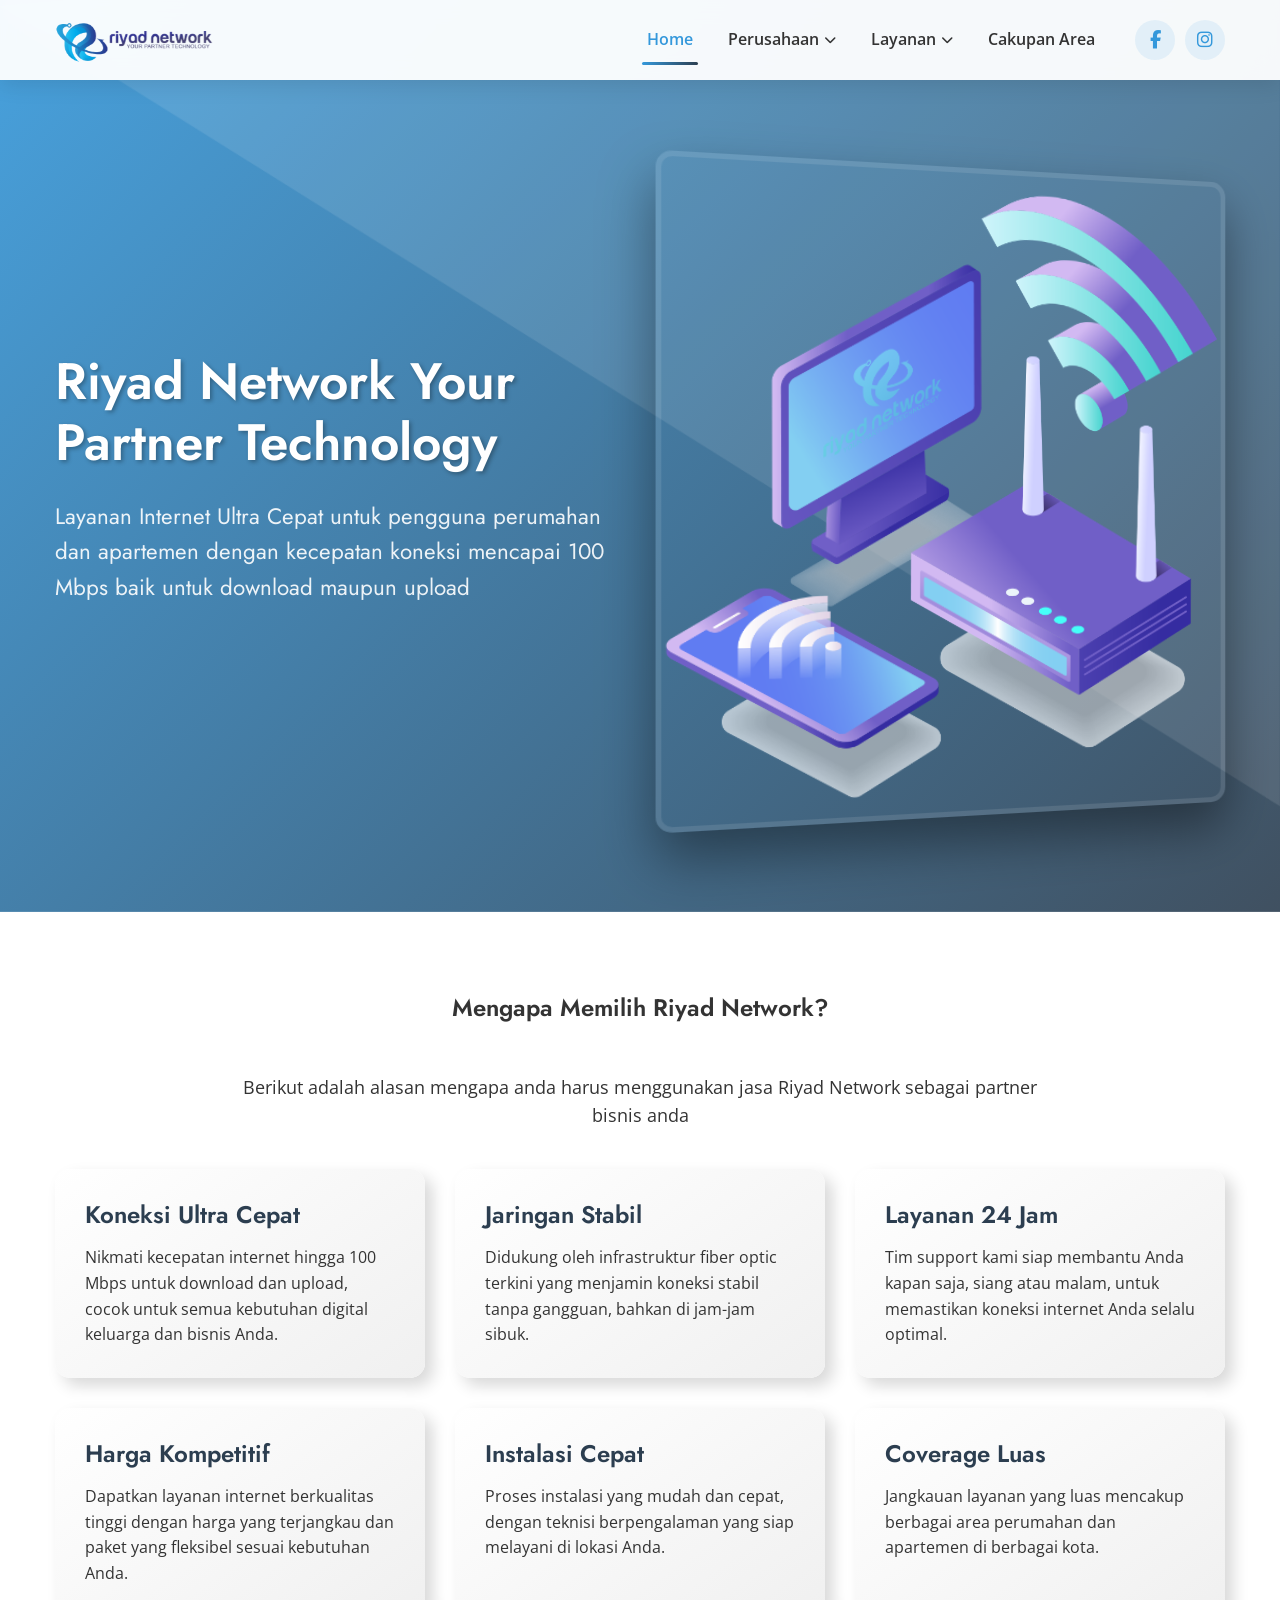
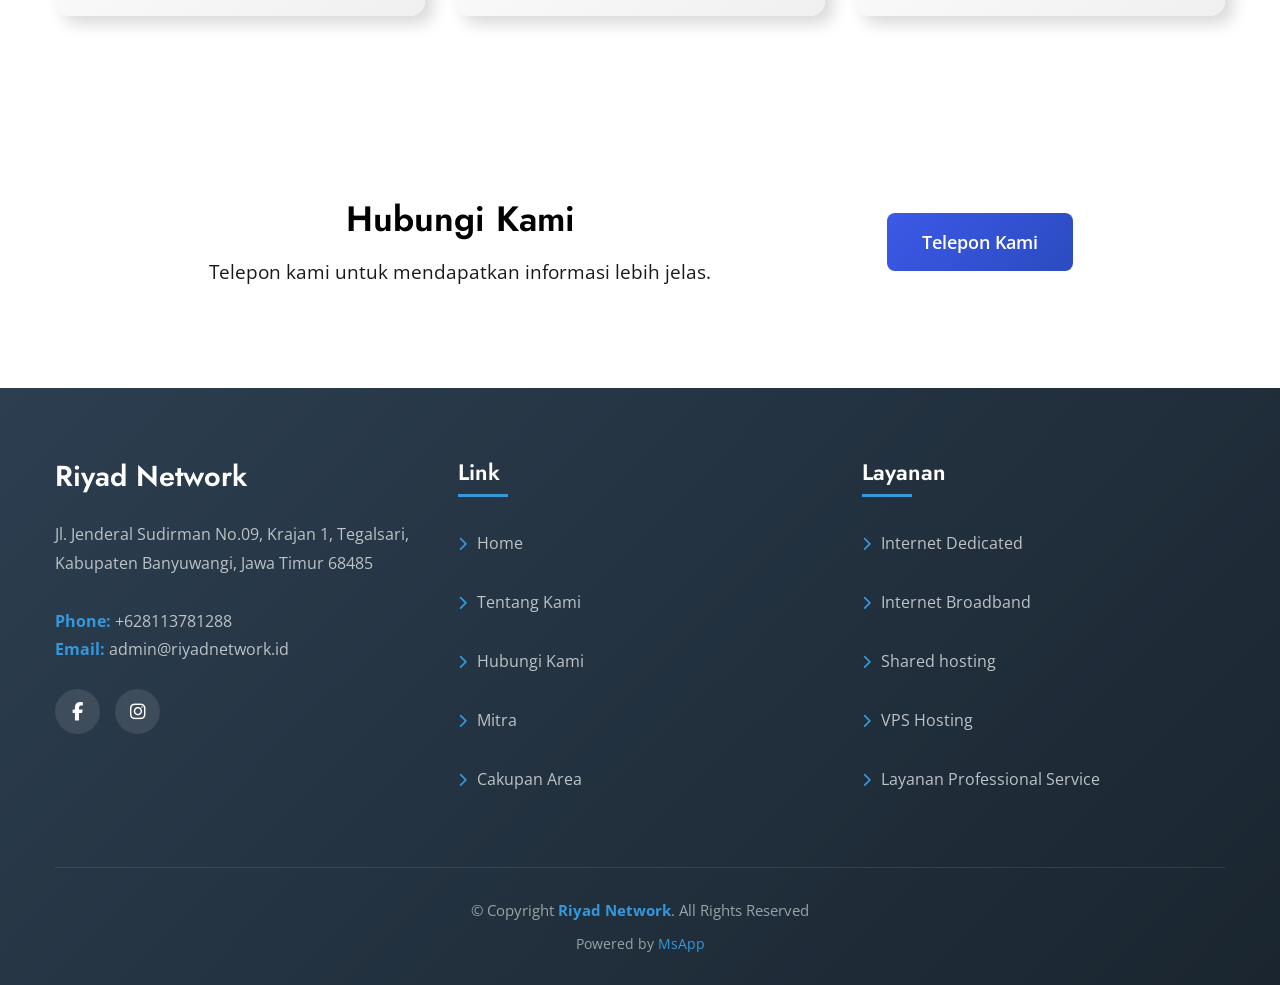
<file: index.html>
<!DOCTYPE html>
<html lang="id">
<head>
    <meta charset="UTF-8">
    <meta name="viewport" content="width=device-width, initial-scale=1.0, maximum-scale=5.0, viewport-fit=cover">
    <title>Home | Riyad Network</title>
    <meta name="description" content="Layanan Internet Ultra Cepat untuk pengguna perumahan dan apartemen dengan kecepatan koneksi mencapai 100 Mbps baik untuk download maupun upload">
    <meta name="keywords" content="Riyad Network, Internet Provider, ISP, Banyuwangi">
    <!-- Favicon -->
    <!-- <link rel="icon" href="assets/images/favicon.png"> -->
    <link rel="icon" type="image/png" href="assets/images/favicon.png">

    <!-- Font Awesome -->
    <link rel="stylesheet" href="https://cdnjs.cloudflare.com/ajax/libs/font-awesome/6.4.0/css/all.min.css">
    <!-- Google Fonts -->
    <link href="https://fonts.googleapis.com/css2?family=Jost:wght@300;400;500;600;700&family=Open+Sans:wght@300;400;600;700&family=Poppins:wght@300;400;500;600;700&display=swap" rel="stylesheet">
    <!-- CSS UTAMA -->
    <link rel="stylesheet" href="assets/css/style.css">
    <meta name="robots" content="index, follow">
    <meta name="author" content="Riyad Network">
    <link rel="canonical" href="https://riyadnetwork.id/">
</head>
<body>
    <!-- ===== HEADER ===== -->
    <header id="header" class="fixed-top">
        <div class="container">
            <div class="header-container">
                <div class="logo">
                    <a href="index.html">
                        <img src="assets/images/logo.png" alt="Riyad Network">
                    </a>
                </div>
                <nav class="nav-menu">
                    <ul>
                        <li class="active"><a href="index.html">Home</a></li>
                        <li class="dropdown">
                            <a href="#" class="dropdown-toggle">Perusahaan <i class="fas fa-chevron-down"></i></a>
                            <ul class="dropdown-menu">
                                <li><a href="components/tentang-kami.html">Tentang Kami</a></li>
                                <li><a href="components/hubungi-kami.html">Hubungi Kami</a></li>
                                <li><a href="components/mitra.html">Mitra</a></li>
                            </ul>
                        </li>                      
                        <li class="dropdown">
                            <a href="#" class="dropdown-toggle">Layanan <i class="fas fa-chevron-down"></i></a>
                            <ul class="dropdown-menu">
                                <li class="dropdown">
                                    <a href="#" class="submenu-toggle">Layanan Internet <i class="fas fa-chevron-right"></i></a>
                                    <ul class="dropdown-submenu">
                                        <li><a href="components/layanan/internet-dedicated.html">Internet Dedicated</a></li>
                                        <li><a href="components/layanan/internet-broadband.html">Internet Broadband</a></li>
                                    </ul>
                                </li>
                                <li class="dropdown">
                                    <a href="#" class="submenu-toggle">Layanan Hosting <i class="fas fa-chevron-right"></i></a>
                                    <ul class="dropdown-submenu">
                                        <li><a href="components/layanan/shared-hosting.html">Shared hosting</a></li>
                                        <li><a href="components/layanan/vps-hosting.html">VPS Hosting</a></li>
                                    </ul>
                                </li>
                                <li><a href="components/layanan/professional-service.html">Layanan Professional Service</a></li>
                            </ul>
                        </li>     
                        <li><a href="components/area.html">Cakupan Area</a></li>
                    </ul>                   
                    <div class="header-social-links">
                        <a href="https://www.facebook.com/riyadnetwork.id" class="facebook" target="_blank"><i class="fab fa-facebook-f"></i></a>
                        <a href="https://www.instagram.com/riyadnetwork/" class="instagram" target="_blank"><i class="fab fa-instagram"></i></a>
                    </div>
                </nav>
                <button class="mobile-nav-toggle">
                    <i class="fas fa-bars"></i>
                </button>
            </div>
        </div>
    </header>
    <!-- Mobile Menu Overlay -->
    <div class="mobile-menu-overlay"></div>
    <!-- ===== HERO SECTION ===== -->
    <section id="hero" class="hero">
        <div class="container">
            <div class="hero-content">
                <div class="hero-text fade-in">
                    <h1>Riyad Network Your Partner Technology</h1>
                    <h2>Layanan Internet Ultra Cepat untuk pengguna perumahan dan apartemen dengan kecepatan koneksi mencapai 100 Mbps baik untuk download maupun upload</h2>
                </div>
                <div class="hero-image fade-in">
                    <img src="assets/images/utama.png" alt="Riyad Network Services">
                </div>
            </div>
        </div>
    </section>
    <!-- Why Choose Us Section -->
    <section class="why-choose" id="why">
        <div class="container">
            <h2 class="section-title">Mengapa Memilih Riyad Network?</h2>
            <p style="text-align: center; max-width: 800px; margin: 0 auto 40px; font-size: 1.1rem;">Berikut adalah alasan mengapa anda harus menggunakan jasa Riyad Network sebagai partner bisnis anda</p>
            <div class="reasons">
                <div class="reason">
                    <h3>Koneksi Ultra Cepat</h3>
                    <p>Nikmati kecepatan internet hingga 100 Mbps untuk download dan upload, cocok untuk semua kebutuhan digital keluarga dan bisnis Anda.</p>
                </div>
                <div class="reason">
                    <h3>Jaringan Stabil</h3>
                    <p>Didukung oleh infrastruktur fiber optic terkini yang menjamin koneksi stabil tanpa gangguan, bahkan di jam-jam sibuk.</p>
                </div>
                <div class="reason">
                    <h3>Layanan 24 Jam</h3>
                    <p>Tim support kami siap membantu Anda kapan saja, siang atau malam, untuk memastikan koneksi internet Anda selalu optimal.</p>
                </div>
                <div class="reason">
                    <h3>Harga Kompetitif</h3>
                    <p>Dapatkan layanan internet berkualitas tinggi dengan harga yang terjangkau dan paket yang fleksibel sesuai kebutuhan Anda.</p>
                </div>               
                <div class="reason">
                    <h3>Instalasi Cepat</h3>
                    <p>Proses instalasi yang mudah dan cepat, dengan teknisi berpengalaman yang siap melayani di lokasi Anda.</p>
                </div>                
                <div class="reason">
                    <h3>Coverage Luas</h3>
                    <p>Jangkauan layanan yang luas mencakup berbagai area perumahan dan apartemen di berbagai kota.</p>
                </div>
            </div>
        </div>
    </section>
    <!-- ===== CTA SECTION ===== -->
    <section id="cta" class="cta">
        <div class="container">
            <div class="cta-container fade-in">
                <div class="cta-text">
                    <h3>Hubungi Kami</h3>
                    <p>Telepon kami untuk mendapatkan informasi lebih jelas.</p>
                </div>
                <div class="cta-btn-container">
                    <a class="btn cta-btn" href="https://wa.me/628113781288">Telepon Kami</a>
                </div>
            </div>
        </div>
    </section>
    <!-- ===== FOOTER ===== -->
    <footer id="footer">
        <div class="container">
            <div class="footer-top">
                <div class="footer-row">
                    <div class="footer-info">
                        <h3>Riyad Network</h3>
                        <p>
                            Jl. Jenderal Sudirman No.09, Krajan 1, Tegalsari, Kabupaten Banyuwangi, Jawa Timur 68485<br><br>
                            <strong>Phone:</strong> +628113781288<br>
                            <strong>Email:</strong> admin@riyadnetwork.id<br>
                        </p>
                        <div class="social-links">
                            <a href="https://www.facebook.com/riyadnetwork.id" class="facebook" target="_blank"><i class="fab fa-facebook-f"></i></a>
                            <a href="https://www.instagram.com/riyadnetwork/" class="instagram" target="_blank"><i class="fab fa-instagram"></i></a>
                        </div>
                    </div>                    
                    <div class="footer-links">
                        <h4>Link</h4>
                        <ul>
                            <li><a href="index.html"><i class="fas fa-chevron-right"></i> Home</a></li>
                            <li><a href="components/tentang-kami.html"><i class="fas fa-chevron-right"></i> Tentang Kami</a></li>
                            <li><a href="components/hubungi-kami.html"><i class="fas fa-chevron-right"></i> Hubungi Kami</a></li>
                            <li><a href="components/mitra.html"><i class="fas fa-chevron-right"></i> Mitra</a></li>
                            <li><a href="components/area.html"><i class="fas fa-chevron-right"></i> Cakupan Area</a></li>
                        </ul>
                    </div>                   
                    <div class="footer-links">
                        <h4>Layanan</h4>
                        <ul>
                            <li><a href="components/layanan/internet-dedicated.html"><i class="fas fa-chevron-right"></i> Internet Dedicated</a></li>
                            <li><a href="components/layanan/internet-broadband.html"><i class="fas fa-chevron-right"></i> Internet Broadband</a></li>
                            <li><a href="components/layanan/shared-hosting.html"><i class="fas fa-chevron-right"></i> Shared hosting</a></li>
                            <li><a href="components/layanan/vps-hosting.html"><i class="fas fa-chevron-right"></i> VPS Hosting</a></li>
                            <li><a href="components/layanan/professional-service.html"><i class="fas fa-chevron-right"></i> Layanan Professional Service</a></li>
                        </ul>
                    </div>
                </div>
            </div>           
            <div class="footer-bottom">
                <div class="copyright">
                    © Copyright <strong><span>Riyad Network</span></strong>. All Rights Reserved
                </div>
                <div class="credits">
                    Powered by <a href="http://msapp.my.id/">MsApp</a>
                </div>
            </div>
        </div>
    </footer>
    <!-- ===== BACK TO TOP BUTTON ===== -->
    <a href="#" class="back-to-top"><i class="fas fa-arrow-up"></i></a>
    <script>
        /* ================= SAFE DOM READY ================= */
        document.addEventListener('DOMContentLoaded', function () {
        
            /* ================= HEADER SCROLL ================= */
            const header = document.getElementById('header');
            const backToTop = document.querySelector('.back-to-top');
        
            window.addEventListener('scroll', function () {
                if (header) {
                    if (window.scrollY > 100) {
                        header.classList.add('scrolled');
                    } else {
                        header.classList.remove('scrolled');
                    }
                }
        
                if (backToTop) {
                    if (window.scrollY > 500) {
                        backToTop.classList.add('active');
                    } else {
                        backToTop.classList.remove('active');
                    }
                }
            });
        
            /* ================= MOBILE NAV ================= */
            const mobileNavToggle = document.querySelector('.mobile-nav-toggle');
            const navMenu = document.querySelector('.nav-menu');
            const mobileMenuOverlay = document.querySelector('.mobile-menu-overlay');
            const dropdownToggles = document.querySelectorAll('.dropdown-toggle');
            const submenuToggles = document.querySelectorAll('.submenu-toggle');
        
            if (mobileNavToggle && navMenu && mobileMenuOverlay) {
        
                mobileNavToggle.addEventListener('click', function () {
                    navMenu.classList.toggle('active');
                    mobileMenuOverlay.classList.toggle('active');
        
                    const icon = this.querySelector('i');
                    if (icon) {
                        icon.classList.toggle('fa-bars');
                        icon.classList.toggle('fa-times');
                    }
        
                    if (!navMenu.classList.contains('active')) {
                        closeAllDropdowns();
                    }
                });
        
                mobileMenuOverlay.addEventListener('click', function () {
                    closeMobileMenu();
                });
            }
        
            function closeMobileMenu() {
                if (!navMenu || !mobileMenuOverlay || !mobileNavToggle) return;
        
                navMenu.classList.remove('active');
                mobileMenuOverlay.classList.remove('active');
        
                const icon = mobileNavToggle.querySelector('i');
                if (icon) {
                    icon.classList.remove('fa-times');
                    icon.classList.add('fa-bars');
                }
        
                closeAllDropdowns();
            }
        
            function closeAllDropdowns() {
                document.querySelectorAll('.dropdown-menu, .dropdown-submenu')
                    .forEach(menu => menu.classList.remove('active'));
            }
        
            /* ================= DROPDOWN MOBILE ================= */
            dropdownToggles.forEach(toggle => {
                toggle.addEventListener('click', function (e) {
                    if (window.innerWidth <= 768) {
                        e.preventDefault();
                        e.stopPropagation();
        
                        const dropdownMenu = this.nextElementSibling;
                        if (!dropdownMenu) return;
        
                        document.querySelectorAll('.dropdown-menu').forEach(menu => {
                            if (menu !== dropdownMenu) {
                                menu.classList.remove('active');
                            }
                        });
        
                        closeAllSubmenus();
                        dropdownMenu.classList.toggle('active');
                    }
                });
            });
        
            function closeAllSubmenus() {
                document.querySelectorAll('.dropdown-submenu')
                    .forEach(sub => sub.classList.remove('active'));
            }
        
            submenuToggles.forEach(toggle => {
                toggle.addEventListener('click', function (e) {
                    if (window.innerWidth <= 768) {
                        e.preventDefault();
                        e.stopPropagation();
        
                        const submenu = this.nextElementSibling;
                        if (submenu) {
                            submenu.classList.toggle('active');
                        }
                    }
                });
            });
        
            /* ================= CLOSE MENU ON LINK CLICK ================= */
            document.querySelectorAll('.nav-menu a').forEach(link => {
                link.addEventListener('click', function () {
                    if (window.innerWidth <= 768) {
                        if (
                            !this.classList.contains('dropdown-toggle') &&
                            !this.classList.contains('submenu-toggle')
                        ) {
                            closeMobileMenu();
                        }
                    }
                });
            });
        
            /* ================= RESIZE ================= */
            let resizeTimer;
            window.addEventListener('resize', function () {
                clearTimeout(resizeTimer);
                resizeTimer = setTimeout(function () {
                    if (window.innerWidth > 768) {
                        closeMobileMenu();
                    }
                }, 250);
            });
        
            /* ================= TABS (SAFE) ================= */
            const tabLinks = document.querySelectorAll('.nav-link');
            const tabPanes = document.querySelectorAll('.tab-pane');
        
            if (tabLinks.length && tabPanes.length) {
                tabLinks.forEach(link => {
                    link.addEventListener('click', function (e) {
                        e.preventDefault();
        
                        tabLinks.forEach(tab => tab.classList.remove('active'));
                        tabPanes.forEach(pane => pane.classList.remove('active'));
        
                        this.classList.add('active');
        
                        const targetPane = document.querySelector(this.getAttribute('href'));
                        if (targetPane) {
                            targetPane.classList.add('active');
                        }
                    });
                });
            }
        
            /* ================= SMOOTH SCROLL ================= */
            document.querySelectorAll('a[href^="#"]').forEach(anchor => {
                anchor.addEventListener('click', function (e) {
                    const targetId = this.getAttribute('href');
        
                    if (targetId === '#') {
                        e.preventDefault();
                        return;
                    }
        
                    const targetElement = document.querySelector(targetId);
                    if (!targetElement) return;
        
                    e.preventDefault();
                    closeMobileMenu();
        
                    window.scrollTo({
                        top: targetElement.offsetTop - 80,
                        behavior: 'smooth'
                    });
                });
            });
        
            /* ================= FADE IN ================= */
            const fadeElements = document.querySelectorAll('.fade-in');
        
            if ('IntersectionObserver' in window) {
                const fadeObserver = new IntersectionObserver(entries => {
                    entries.forEach(entry => {
                        if (entry.isIntersecting) {
                            entry.target.classList.add('visible');
                        }
                    });
                }, {
                    threshold: 0.1,
                    rootMargin: '0px 0px -50px 0px'
                });
        
                fadeElements.forEach(el => fadeObserver.observe(el));
            } else {
                // fallback browser lama
                fadeElements.forEach(el => el.classList.add('visible'));
            }
        
            /* ================= BACK TO TOP ================= */
            if (backToTop) {
                backToTop.addEventListener('click', function (e) {
                    e.preventDefault();
                    window.scrollTo({ top: 0, behavior: 'smooth' });
                });
            }
        
            /* ================= INIT ================= */
            window.dispatchEvent(new Event('scroll'));
        
        });
    </script>
</body>
</html>
</file>
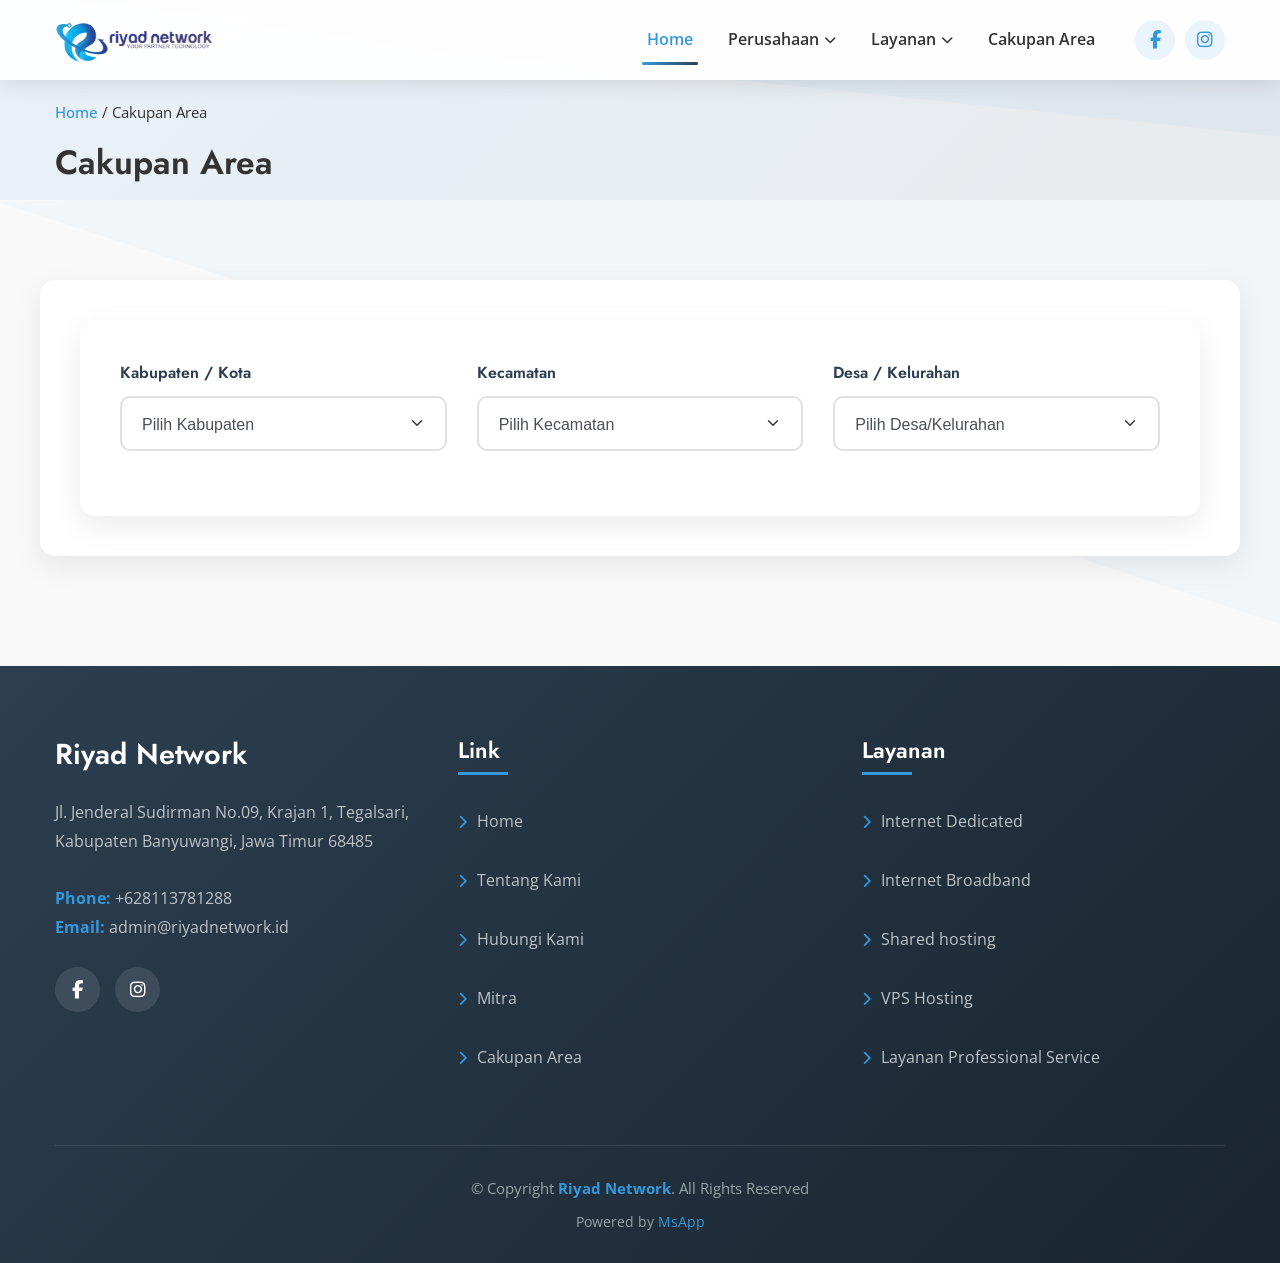
<file: components/area.html>
<!DOCTYPE html>
<html lang="id">
<head>
    <meta charset="UTF-8">
    <meta name="viewport" content="width=device-width, initial-scale=1.0, maximum-scale=5.0, viewport-fit=cover">
    <title>Cakupan Area | Riyad Network</title>
    <meta name="description" content="Layanan Internet Ultra Cepat untuk pengguna perumahan dan apartemen dengan kecepatan koneksi mencapai 100 Mbps baik untuk download maupun upload">
    <meta name="keywords" content="Riyad Network, Internet Provider, ISP, Banyuwangi">
    <!-- Favicon -->
    <!-- <link rel="icon" href="../assets/images/favicon.png"> -->
    <link rel="icon" type="image/png" href="../assets/images/favicon.png">

    <!-- Font Awesome -->
    <link rel="stylesheet" href="https://cdnjs.cloudflare.com/ajax/libs/font-awesome/6.4.0/css/all.min.css">
    <!-- Google Fonts -->
    <link href="https://fonts.googleapis.com/css2?family=Jost:wght@300;400;500;600;700&family=Open+Sans:wght@300;400;600;700&family=Poppins:wght@300;400;500;600;700&display=swap" rel="stylesheet">
    <!-- CSS UTAMA -->
    <link rel="stylesheet" href="../assets/css/area.css">
</head>
<body>
    <!-- ===== HEADER ===== -->
    <header id="header" class="fixed-top">
        <div class="container">
            <div class="header-container">
                <div class="logo">
                    <a href="../index.html">
                        <img src="../assets/images/logo.png" alt="Riyad Network">
                    </a>
                </div>
                <nav class="nav-menu">
                    <ul>
                        <li class="active"><a href="../index.html">Home</a></li>
                        <li class="dropdown">
                            <a href="#" class="dropdown-toggle">Perusahaan <i class="fas fa-chevron-down"></i></a>
                            <ul class="dropdown-menu">
                                <li><a href="../components/tentang-kami.html">Tentang Kami</a></li>
                                <li><a href="../components/hubungi-kami.html">Hubungi Kami</a></li>
                                <li><a href="../components/mitra.html">Mitra</a></li>
                            </ul>
                        </li>                      
                        <li class="dropdown">
                            <a href="#" class="dropdown-toggle">Layanan <i class="fas fa-chevron-down"></i></a>
                            <ul class="dropdown-menu">
                                <li class="dropdown">
                                    <a href="#" class="submenu-toggle">Layanan Internet <i class="fas fa-chevron-right"></i></a>
                                    <ul class="dropdown-submenu">
                                        <li><a href="../components/layanan/internet-dedicated.html">Internet Dedicated</a></li>
                                        <li><a href="../components/layanan/internet-broadband.html">Internet Broadband</a></li>
                                    </ul>
                                </li>
                                <li class="dropdown">
                                    <a href="#" class="submenu-toggle">Layanan Hosting <i class="fas fa-chevron-right"></i></a>
                                    <ul class="dropdown-submenu">
                                        <li><a href="../components/layanan/shared-hosting.html">Shared hosting</a></li>
                                        <li><a href="../components/layanan/vps-hosting.html">VPS Hosting</a></li>
                                    </ul>
                                </li>
                                <li><a href="../components/layanan/professional-service.html">Layanan Professional Service</a></li>
                            </ul>
                        </li>     
                        <li><a href="../components/area.html">Cakupan Area</a></li>
                    </ul>                   
                    <div class="header-social-links">
                        <a href="https://www.facebook.com/riyadnetwork.id" class="facebook" target="_blank"><i class="fab fa-facebook-f"></i></a>
                        <a href="https://www.instagram.com/riyadnetwork/" class="instagram" target="_blank"><i class="fab fa-instagram"></i></a>
                    </div>
                </nav>
                <button class="mobile-nav-toggle">
                    <i class="fas fa-bars"></i>
                </button>
            </div>
        </div>
    </header>

    <main id="main">

        <!-- ======= Breadcrumbs ======= -->
        <section id="breadcrumbs" class="breadcrumbs">
            <div class="container">
                <div class="breadcrumb-nav">
                    <a href="../index.html">Home</a>
                    <span>/</span>
                    <span class="current">Cakupan Area</span>
                </div>
                <h2>Cakupan Area</h2>
            </div>
        </section>
    
        <section id="contact" class="contact section-bg">
			<div class="container">
				<div class="row">
					<div class="col-lg-12 d-flex align-items-stretch php-email-form aos-init aos-animate" data-aos="fade-right">
						<form class="php-email-form">
							<div class="form-row">
								<div class="form-group col-md-4">
									<label for="kabupaten">Kabupaten / Kota</label>
									<select class="form-control" id="kabupaten" name="kabupaten">
										<option value="0">Pilih Kabupaten</option>
										<option value="3">BANYUWANGI</option>
									</select>
								</div>
								<div class="form-group col-md-4">
									<label for="kecamatan">Kecamatan</label>
									<select class="form-control" id="kecamatan" name="kecamatan">
										<option value="0">Pilih Kecamatan</option>
										<option value="0">TEGALSARI</option>
									</select>
								</div>
								<div class="form-group col-md-4">
									<label for="desa">Desa / Kelurahan</label>
									<select class="form-control" id="desa" name="desa">
										<option value="0">Pilih Desa/Kelurahan</option>
										<option value="0">TEGALSARI</option>
									</select>
								</div>
							</div>
						</form>
					</div>
					<div class="col-lg-12 d-flex align-items-stretch php-email-form aos-init aos-animate" data-aos="fade-right" id="lokasi">
					</div>
				</div>
			</div>
		</section>
    
    </main>
    

    <!-- ===== FOOTER ===== -->
    <footer id="footer">
        <div class="container">
            <div class="footer-top">
                <div class="footer-row">
                    <div class="footer-info">
                        <h3>Riyad Network</h3>
                        <p>
                            Jl. Jenderal Sudirman No.09, Krajan 1, Tegalsari, Kabupaten Banyuwangi, Jawa Timur 68485<br><br>
                            <strong>Phone:</strong> +628113781288<br>
                            <strong>Email:</strong> admin@riyadnetwork.id<br>
                        </p>
                        <div class="social-links">
                            <a href="https://www.facebook.com/riyadnetwork.id" class="facebook" target="_blank"><i class="fab fa-facebook-f"></i></a>
                            <a href="https://www.instagram.com/riyadnetwork/" class="instagram" target="_blank"><i class="fab fa-instagram"></i></a>
                        </div>
                    </div>                    
                    <div class="footer-links">
                        <h4>Link</h4>
                        <ul>
                            <li><a href="../index.html"><i class="fas fa-chevron-right"></i> Home</a></li>
                            <li><a href="../components/tentang-kami.html"><i class="fas fa-chevron-right"></i> Tentang Kami</a></li>
                            <li><a href="../components/hubungi-kami.html"><i class="fas fa-chevron-right"></i> Hubungi Kami</a></li>
                            <li><a href="../components/mitra.html"><i class="fas fa-chevron-right"></i> Mitra</a></li>
                            <li><a href="../components/area.html"><i class="fas fa-chevron-right"></i> Cakupan Area</a></li>
                        </ul>
                    </div>                   
                    <div class="footer-links">
                        <h4>Layanan</h4>
                        <ul>
                            <li><a href="../components/layanan/internet-dedicated.html"><i class="fas fa-chevron-right"></i> Internet Dedicated</a></li>
                            <li><a href="../components/layanan/internet-broadband.html"><i class="fas fa-chevron-right"></i> Internet Broadband</a></li>
                            <li><a href="../components/layanan/shared-hosting.html"><i class="fas fa-chevron-right"></i> Shared hosting</a></li>
                            <li><a href="../components/layanan/vps-hosting.html"><i class="fas fa-chevron-right"></i> VPS Hosting</a></li>
                            <li><a href="../components/layanan/professional-service.html"><i class="fas fa-chevron-right"></i> Layanan Professional Service</a></li>
                        </ul>
                    </div>
                </div>
            </div>           
            <div class="footer-bottom">
                <div class="copyright">
                    © Copyright <strong><span>Riyad Network</span></strong>. All Rights Reserved
                </div>
                <div class="credits">
                    Powered by <a href="http://msapp.my.id/">MsApp</a>
                </div>
            </div>
        </div>
    </footer>
    <!-- ===== BACK TO TOP BUTTON ===== -->
    <a href="#" class="back-to-top"><i class="fas fa-arrow-up"></i></a>
    <script>
        /* ================= SAFE SCRIPT (HOSTING AMAN) ================= */
        
        // Header scroll effect
        window.addEventListener('scroll', function () {
            const header = document.getElementById('header');
            const backToTop = document.querySelector('.back-to-top');
        
            if (header) {
                header.classList.toggle('scrolled', window.scrollY > 100);
            }
        
            if (backToTop) {
                backToTop.classList.toggle('active', window.scrollY > 500);
            }
        });
        
        // Mobile navigation toggle
        const mobileNavToggle = document.querySelector('.mobile-nav-toggle');
        const navMenu = document.querySelector('.nav-menu');
        const mobileMenuOverlay = document.querySelector('.mobile-menu-overlay'); // boleh null
        const dropdownToggles = document.querySelectorAll('.dropdown-toggle');
        const submenuToggles = document.querySelectorAll('.submenu-toggle');
        
        if (mobileNavToggle && navMenu) {
            mobileNavToggle.addEventListener('click', function () {
                navMenu.classList.toggle('active');
        
                if (mobileMenuOverlay) {
                    mobileMenuOverlay.classList.toggle('active');
                }
        
                const icon = this.querySelector('i');
                if (icon) {
                    icon.classList.toggle('fa-bars');
                    icon.classList.toggle('fa-times');
                }
        
                if (!navMenu.classList.contains('active')) {
                    document.querySelectorAll('.dropdown-menu, .dropdown-submenu')
                        .forEach(menu => menu.classList.remove('active'));
                }
            });
        }
        
        // Close mobile menu via overlay (jika ada)
        if (mobileMenuOverlay && navMenu && mobileNavToggle) {
            mobileMenuOverlay.addEventListener('click', function () {
                navMenu.classList.remove('active');
                this.classList.remove('active');
        
                const icon = mobileNavToggle.querySelector('i');
                if (icon) {
                    icon.classList.remove('fa-times');
                    icon.classList.add('fa-bars');
                }
        
                document.querySelectorAll('.dropdown-menu, .dropdown-submenu')
                    .forEach(menu => menu.classList.remove('active'));
            });
        }
        
        // Handle dropdowns (mobile)
        dropdownToggles.forEach(toggle => {
            toggle.addEventListener('click', function (e) {
                if (window.innerWidth <= 768) {
                    e.preventDefault();
                    e.stopPropagation();
        
                    const dropdownMenu = this.nextElementSibling;
                    if (!dropdownMenu) return;
        
                    document.querySelectorAll('.dropdown-menu')
                        .forEach(menu => {
                            if (menu !== dropdownMenu) menu.classList.remove('active');
                        });
        
                    document.querySelectorAll('.dropdown-submenu')
                        .forEach(sub => sub.classList.remove('active'));
        
                    dropdownMenu.classList.toggle('active');
                }
            });
        });
        
        // Handle submenus (mobile)
        submenuToggles.forEach(toggle => {
            toggle.addEventListener('click', function (e) {
                if (window.innerWidth <= 768) {
                    e.preventDefault();
                    e.stopPropagation();
        
                    const submenu = this.nextElementSibling;
                    if (submenu) submenu.classList.toggle('active');
                }
            });
        });
        
        // Close mobile menu when clicking normal link
        document.querySelectorAll('.nav-menu a').forEach(link => {
            link.addEventListener('click', function () {
                if (window.innerWidth <= 768 &&
                    !this.classList.contains('dropdown-toggle') &&
                    !this.classList.contains('submenu-toggle')) {
        
                    navMenu.classList.remove('active');
        
                    if (mobileMenuOverlay) {
                        mobileMenuOverlay.classList.remove('active');
                    }
        
                    const icon = mobileNavToggle?.querySelector('i');
                    if (icon) {
                        icon.classList.remove('fa-times');
                        icon.classList.add('fa-bars');
                    }
        
                    document.querySelectorAll('.dropdown-menu, .dropdown-submenu')
                        .forEach(menu => menu.classList.remove('active'));
                }
            });
        });
        
        // Back to top
        const backToTopBtn = document.querySelector('.back-to-top');
        if (backToTopBtn) {
            backToTopBtn.addEventListener('click', function (e) {
                e.preventDefault();
                window.scrollTo({ top: 0, behavior: 'smooth' });
            });
        }
        
        // Init scroll state
        window.dispatchEvent(new Event('scroll'));
        </script>
        
</body>
</html>
</file>
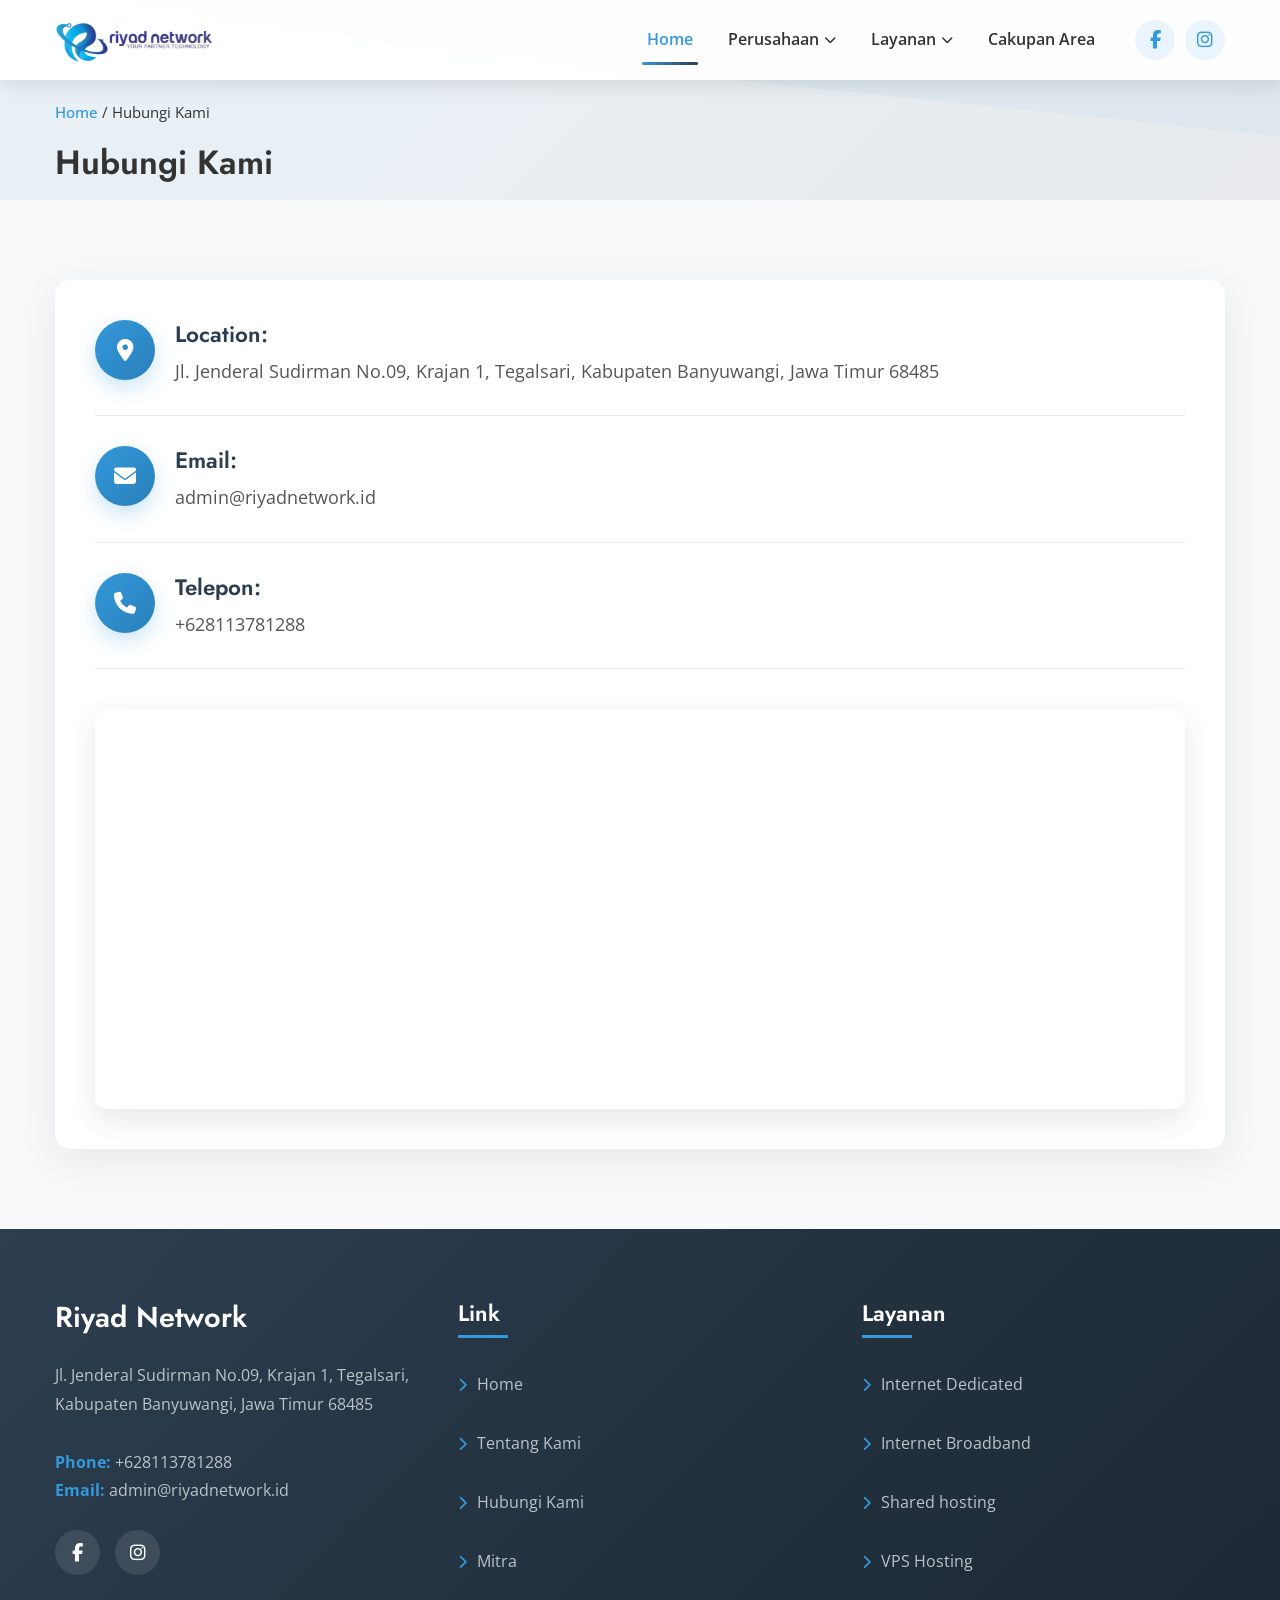
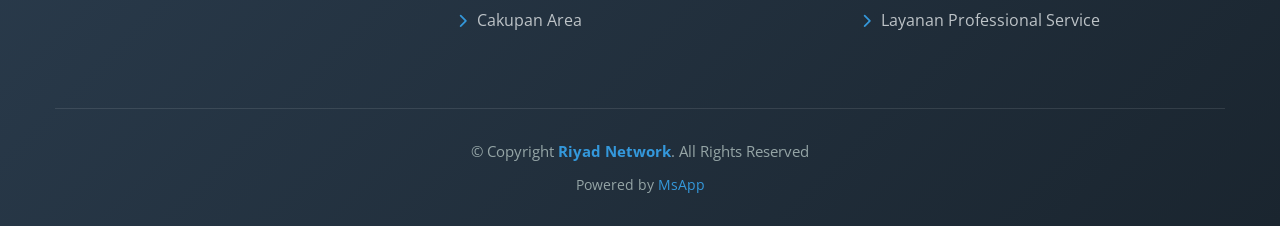
<file: components/hubungi-kami.html>
<!DOCTYPE html>
<html lang="id">
<head>
    <meta charset="UTF-8">
    <meta name="viewport" content="width=device-width, initial-scale=1.0, maximum-scale=5.0, viewport-fit=cover">
    <title>Hubungi Kami | Riyad Network</title>
    <meta name="description" content="Layanan Internet Ultra Cepat untuk pengguna perumahan dan apartemen dengan kecepatan koneksi mencapai 100 Mbps baik untuk download maupun upload">
    <meta name="keywords" content="Riyad Network, Internet Provider, ISP, Banyuwangi">
    <!-- <link rel="icon" href="../assets/images/favicon.png"> -->
    <link rel="icon" type="image/png" href="../assets/images/favicon.png">

    <link rel="stylesheet" href="https://cdnjs.cloudflare.com/ajax/libs/font-awesome/6.4.0/css/all.min.css">
    <link href="https://fonts.googleapis.com/css2?family=Jost:wght@300;400;500;600;700&family=Open+Sans:wght@300;400;600;700&family=Poppins:wght@300;400;500;600;700&display=swap" rel="stylesheet">
    <link rel="stylesheet" href="../assets/css/hubungi-kami.css">
</head>

<body>

<header id="header" class="fixed-top">
    <div class="container">
        <div class="header-container">
            <div class="logo">
                <a href="../index.html">
                    <img src="../assets/images/logo.png" alt="Riyad Network">
                </a>
            </div>

            <nav class="nav-menu">
                <ul>
                    <li class="active"><a href="../index.html">Home</a></li>

                    <li class="dropdown">
                        <a href="#" class="dropdown-toggle">Perusahaan <i class="fas fa-chevron-down"></i></a>
                        <ul class="dropdown-menu">
                            <li><a href="../components/tentang-kami.html">Tentang Kami</a></li>
                            <li><a href="../components/hubungi-kami.html">Hubungi Kami</a></li>
                            <li><a href="../components/mitra.html">Mitra</a></li>
                        </ul>
                    </li>

                    <li class="dropdown">
                        <a href="#" class="dropdown-toggle">Layanan <i class="fas fa-chevron-down"></i></a>
                        <ul class="dropdown-menu">
                            <li class="dropdown">
                                <a href="#" class="submenu-toggle">Layanan Internet <i class="fas fa-chevron-right"></i></a>
                                <ul class="dropdown-submenu">
                                    <li><a href="../components/layanan/internet-dedicated.html">Internet Dedicated</a></li>
                                    <li><a href="../components/layanan/internet-broadband.html">Internet Broadband</a></li>
                                </ul>
                            </li>
                            <li class="dropdown">
                                <a href="#" class="submenu-toggle">Layanan Hosting <i class="fas fa-chevron-right"></i></a>
                                <ul class="dropdown-submenu">
                                    <li><a href="../components/layanan/shared-hosting.html">Shared hosting</a></li>
                                    <li><a href="../components/layanan/vps-hosting.html">VPS Hosting</a></li>
                                </ul>
                            </li>
                            <li><a href="../components/layanan/professional-service.html">Layanan Professional Service</a></li>
                        </ul>
                    </li>

                    <li><a href="../components/area.html">Cakupan Area</a></li>
                </ul>

                <div class="header-social-links">
                    <a href="https://www.facebook.com/riyadnetwork.id" target="_blank"><i class="fab fa-facebook-f"></i></a>
                    <a href="https://www.instagram.com/riyadnetwork/" target="_blank"><i class="fab fa-instagram"></i></a>
                </div>
            </nav>

            <button class="mobile-nav-toggle"><i class="fas fa-bars"></i></button>
        </div>
    </div>
</header>

<main id="main">

    <section id="breadcrumbs" class="breadcrumbs">
        <div class="container">
            <div class="breadcrumb-nav">
                <a href="../index.html">Home</a>
                <span>/</span>
                <span class="current">Hubungi Kami</span>
            </div>
            <h2>Hubungi Kami</h2>
        </div>
    </section>

    <section id="contact" class="contact section-bg">
        <div class="container">
            <div class="row">
                <div class="col-lg-12 d-flex align-items-stretch aos-init aos-animate" data-aos="fade-right">
                    <div class="info">
                        <div class="contact-item address">
                            <div class="contact-icon">
                                <i class="fas fa-map-marker-alt"></i>
                            </div>
                            <div class="contact-content">
                                <h4>Location:</h4>
                                <p>Jl. Jenderal Sudirman No.09, Krajan 1, Tegalsari, Kabupaten Banyuwangi, Jawa Timur 68485</p>
                            </div>
                        </div>

                        <div class="contact-item email">
                            <div class="contact-icon">
                                <i class="fas fa-envelope"></i>
                            </div>
                            <div class="contact-content">
                                <h4>Email:</h4>
                                <p>admin@riyadnetwork.id</p>
                            </div>
                        </div>

                        <div class="contact-item phone">
                            <div class="contact-icon">
                                <i class="fas fa-phone"></i>
                            </div>
                            <div class="contact-content">
                                <h4>Telepon:</h4>
                                <p>+628113781288</p>
                            </div>
                        </div>

                        <div class="map-container">
                            <iframe
                                src="https://maps.google.com/maps?q=-8.41852634587561,114.14106218642648&z=18&output=embed"
                                frameborder="0"
                                allowfullscreen=""
                                aria-hidden="false"
                                tabindex="0">
                            </iframe>
                        </div>

                    </div>
                </div>
            </div>
        </div>
    </section>

</main>

<footer id="footer">
    <div class="container">
        <div class="footer-top">
            <div class="footer-row">
                <div class="footer-info">
                    <h3>Riyad Network</h3>
                    <p>
                        Jl. Jenderal Sudirman No.09, Krajan 1, Tegalsari, Kabupaten Banyuwangi, Jawa Timur 68485<br><br>
                        <strong>Phone:</strong> +628113781288<br>
                        <strong>Email:</strong> admin@riyadnetwork.id<br>
                    </p>
                    <div class="social-links">
                        <a href="https://www.facebook.com/riyadnetwork.id" class="facebook" target="_blank"><i class="fab fa-facebook-f"></i></a>
                        <a href="https://www.instagram.com/riyadnetwork/" class="instagram" target="_blank"><i class="fab fa-instagram"></i></a>
                    </div>
                </div>
                <div class="footer-links">
                    <h4>Link</h4>
                    <ul>
                        <li><a href="../index.html"><i class="fas fa-chevron-right"></i> Home</a></li>
                        <li><a href="../components/tentang-kami.html"><i class="fas fa-chevron-right"></i> Tentang Kami</a></li>
                        <li><a href="../components/hubungi-kami.html"><i class="fas fa-chevron-right"></i> Hubungi Kami</a></li>
                        <li><a href="../components/mitra.html"><i class="fas fa-chevron-right"></i> Mitra</a></li>
                        <li><a href="../components/area.html"><i class="fas fa-chevron-right"></i> Cakupan Area</a></li>
                    </ul>
                </div>
                <div class="footer-links">
                    <h4>Layanan</h4>
                    <ul>
                        <li><a href="../components/layanan/internet-dedicated.html"><i class="fas fa-chevron-right"></i> Internet Dedicated</a></li>
                        <li><a href="../components/layanan/internet-broadband.html"><i class="fas fa-chevron-right"></i> Internet Broadband</a></li>
                        <li><a href="../components/layanan/shared-hosting.html"><i class="fas fa-chevron-right"></i> Shared hosting</a></li>
                        <li><a href="../components/layanan/vps-hosting.html"><i class="fas fa-chevron-right"></i> VPS Hosting</a></li>
                        <li><a href="../components/layanan/professional-service.html"><i class="fas fa-chevron-right"></i> Layanan Professional Service</a></li>
                    </ul>
                </div>
            </div>
        </div>
        <div class="footer-bottom">
            <div class="copyright">
                © Copyright <strong><span>Riyad Network</span></strong>. All Rights Reserved
            </div>
            <div class="credits">
                Powered by <a href="http://msapp.my.id/">MsApp</a>
            </div>
        </div>
    </div>

<a href="#" class="back-to-top"><i class="fas fa-arrow-up"></i></a>

<script>
/* ================= SAFE JAVASCRIPT (HOSTING READY) ================= */
document.addEventListener('DOMContentLoaded', function () {

    const header = document.getElementById('header');
    const backToTop = document.querySelector('.back-to-top');
    const mobileNavToggle = document.querySelector('.mobile-nav-toggle');
    const navMenu = document.querySelector('.nav-menu');
    const mobileMenuOverlay = document.querySelector('.mobile-menu-overlay');
    const dropdownToggles = document.querySelectorAll('.dropdown-toggle');
    const submenuToggles = document.querySelectorAll('.submenu-toggle');

    window.addEventListener('scroll', function () {
        if (header) header.classList.toggle('scrolled', window.scrollY > 100);
        if (backToTop) backToTop.classList.toggle('active', window.scrollY > 500);
    });

    if (mobileNavToggle && navMenu) {
        mobileNavToggle.addEventListener('click', function () {
            navMenu.classList.toggle('active');
            if (mobileMenuOverlay) mobileMenuOverlay.classList.toggle('active');

            const icon = this.querySelector('i');
            if (icon) {
                icon.classList.toggle('fa-bars');
                icon.classList.toggle('fa-times');
            }
        });
    }

    dropdownToggles.forEach(function (toggle) {
        toggle.addEventListener('click', function (e) {
            if (window.innerWidth <= 768) {
                e.preventDefault();
                const menu = this.nextElementSibling;
                if (menu) menu.classList.toggle('active');
            }
        });
    });

    submenuToggles.forEach(function (toggle) {
        toggle.addEventListener('click', function (e) {
            if (window.innerWidth <= 768) {
                e.preventDefault();
                const submenu = this.nextElementSibling;
                if (submenu) submenu.classList.toggle('active');
            }
        });
    });

    if (backToTop) {
        backToTop.addEventListener('click', function (e) {
            e.preventDefault();
            window.scrollTo({ top: 0, behavior: 'smooth' });
        });
    }

    window.dispatchEvent(new Event('scroll'));

});
</script>

</body>
</html>
</file>
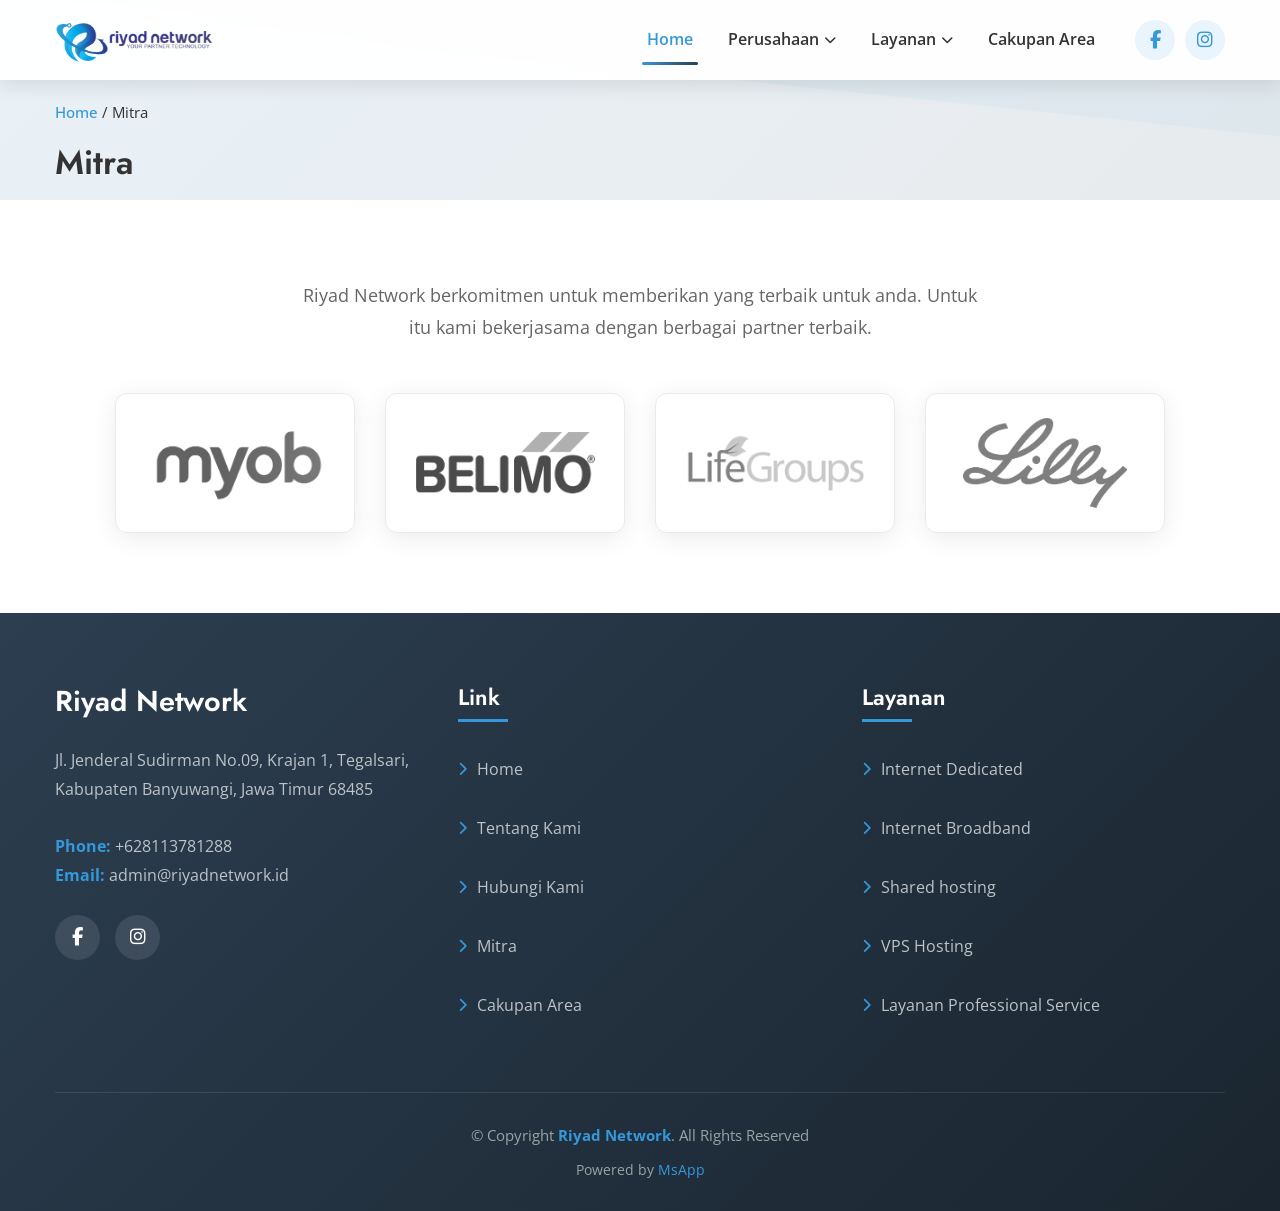
<file: components/mitra.html>
<!DOCTYPE html>
<html lang="id">
<head>
    <meta charset="UTF-8">
    <meta name="viewport" content="width=device-width, initial-scale=1.0, maximum-scale=5.0, viewport-fit=cover">
    <title>Mitra | Riyad Network</title>
    <meta name="description" content="Layanan Internet Ultra Cepat untuk pengguna perumahan dan apartemen dengan kecepatan koneksi mencapai 100 Mbps baik untuk download maupun upload">
    <meta name="keywords" content="Riyad Network, Internet Provider, ISP, Banyuwangi">
    <link rel="icon" type="image/png" href="../assets/images/favicon.png">

    <link rel="stylesheet" href="https://cdnjs.cloudflare.com/ajax/libs/font-awesome/6.4.0/css/all.min.css">
    <link href="https://fonts.googleapis.com/css2?family=Jost:wght@300;400;500;600;700&family=Open+Sans:wght@300;400;600;700&family=Poppins:wght@300;400;500;600;700&display=swap" rel="stylesheet">
    <link rel="stylesheet" href="../assets/css/mitra.css">
</head>

<body>

<header id="header" class="fixed-top">
    <div class="container">
        <div class="header-container">
            <div class="logo">
                <a href="../index.html">
                    <img src="../assets/images/logo.png" alt="Riyad Network">
                </a>
            </div>

            <nav class="nav-menu">
                <ul>
                    <li class="active"><a href="../index.html">Home</a></li>

                    <li class="dropdown">
                        <a href="#" class="dropdown-toggle">Perusahaan <i class="fas fa-chevron-down"></i></a>
                        <ul class="dropdown-menu">
                            <li><a href="../components/tentang-kami.html">Tentang Kami</a></li>
                            <li><a href="../components/hubungi-kami.html">Hubungi Kami</a></li>
                            <li><a href="../components/mitra.html">Mitra</a></li>
                        </ul>
                    </li>

                    <li class="dropdown">
                        <a href="#" class="dropdown-toggle">Layanan <i class="fas fa-chevron-down"></i></a>
                        <ul class="dropdown-menu">
                            <li class="dropdown">
                                <a href="#" class="submenu-toggle">Layanan Internet <i class="fas fa-chevron-right"></i></a>
                                <ul class="dropdown-submenu">
                                    <li><a href="../components/layanan/internet-dedicated.html">Internet Dedicated</a></li>
                                    <li><a href="../components/layanan/internet-broadband.html">Internet Broadband</a></li>
                                </ul>
                            </li>
                            <li class="dropdown">
                                <a href="#" class="submenu-toggle">Layanan Hosting <i class="fas fa-chevron-right"></i></a>
                                <ul class="dropdown-submenu">
                                    <li><a href="../components/layanan/shared-hosting.html">Shared hosting</a></li>
                                    <li><a href="../components/layanan/vps-hosting.html">VPS Hosting</a></li>
                                </ul>
                            </li>
                            <li><a href="../components/layanan/professional-service.html">Layanan Professional Service</a></li>
                        </ul>
                    </li>

                    <li><a href="../components/area.html">Cakupan Area</a></li>
                </ul>

                <div class="header-social-links">
                    <a href="https://www.facebook.com/riyadnetwork.id" target="_blank"><i class="fab fa-facebook-f"></i></a>
                    <a href="https://www.instagram.com/riyadnetwork/" target="_blank"><i class="fab fa-instagram"></i></a>
                </div>
            </nav>

            <button class="mobile-nav-toggle"><i class="fas fa-bars"></i></button>
        </div>
    </div>
</header>

<main id="main">

<section id="breadcrumbs" class="breadcrumbs">
    <div class="container">
        <div class="breadcrumb-nav">
            <a href="../index.html">Home</a>
            <span>/</span>
            <span class="current">Mitra</span>
        </div>
        <h2>Mitra</h2>
    </div>
</section>

<section id="clients" class="clients">
    <div class="container">
        <div class="section-title">
            <p>Riyad Network berkomitmen untuk memberikan yang terbaik untuk anda. Untuk itu kami bekerjasama dengan berbagai partner terbaik.</p>
        </div>

        <div class="row no-gutters clients-wrap clearfix">
            <div class="col-lg-3 col-md-4 col-xs-6">
                <div class="client-logo">
                    <img src="../assets/images/client-1.png" class="img-fluid" alt="Myob">
                </div>
            </div>
            <div class="col-lg-3 col-md-4 col-xs-6">
                <div class="client-logo">
                    <img src="../assets/images/client-2.png" class="img-fluid" alt="Belimo">
                </div>
            </div>
            <div class="col-lg-3 col-md-4 col-xs-6">
                <div class="client-logo">
                    <img src="../assets/images/client-3.png" class="img-fluid" alt="Life Groups">
                </div>
            </div>
            <div class="col-lg-3 col-md-4 col-xs-6">
                <div class="client-logo">
                    <img src="../assets/images/client-4.png" class="img-fluid" alt="Lilly">
                </div>
            </div>
        </div>
    </div>
</section>

</main>

<footer id="footer">
    <div class="container">
        <div class="footer-top">
            <div class="footer-row">
                <div class="footer-info">
                    <h3>Riyad Network</h3>
                    <p>
                        Jl. Jenderal Sudirman No.09, Krajan 1, Tegalsari, Kabupaten Banyuwangi, Jawa Timur 68485<br><br>
                        <strong>Phone:</strong> +628113781288<br>
                        <strong>Email:</strong> admin@riyadnetwork.id<br>
                    </p>
                    <div class="social-links">
                        <a href="https://www.facebook.com/riyadnetwork.id" target="_blank"><i class="fab fa-facebook-f"></i></a>
                        <a href="https://www.instagram.com/riyadnetwork/" target="_blank"><i class="fab fa-instagram"></i></a>
                    </div>
                </div>

                <div class="footer-links">
                    <h4>Link</h4>
                    <ul>
                        <li><a href="../index.html"><i class="fas fa-chevron-right"></i> Home</a></li>
                        <li><a href="../components/tentang-kami.html"><i class="fas fa-chevron-right"></i> Tentang Kami</a></li>
                        <li><a href="../components/hubungi-kami.html"><i class="fas fa-chevron-right"></i> Hubungi Kami</a></li>
                        <li><a href="../components/mitra.html"><i class="fas fa-chevron-right"></i> Mitra</a></li>
                        <li><a href="../components/area.html"><i class="fas fa-chevron-right"></i> Cakupan Area</a></li>
                    </ul>
                </div>

                <div class="footer-links">
                    <h4>Layanan</h4>
                    <ul>
                        <li><a href="../components/layanan/internet-dedicated.html"><i class="fas fa-chevron-right"></i> Internet Dedicated</a></li>
                        <li><a href="../components/layanan/internet-broadband.html"><i class="fas fa-chevron-right"></i> Internet Broadband</a></li>
                        <li><a href="../components/layanan/shared-hosting.html"><i class="fas fa-chevron-right"></i> Shared hosting</a></li>
                        <li><a href="../components/layanan/vps-hosting.html"><i class="fas fa-chevron-right"></i> VPS Hosting</a></li>
                        <li><a href="../components/layanan/professional-service.html"><i class="fas fa-chevron-right"></i> Layanan Professional Service</a></li>
                    </ul>
                </div>
            </div>
        </div>

        <div class="footer-bottom">
            <div class="copyright">
                © Copyright <strong>Riyad Network</strong>. All Rights Reserved
            </div>
            <div class="credits">
                Powered by <a href="http://msapp.my.id/">MsApp</a>
            </div>
        </div>
    </div>
</footer>

<a href="#" class="back-to-top"><i class="fas fa-arrow-up"></i></a>

<script>
/* ================= SAFE JAVASCRIPT (HOSTING READY) ================= */
document.addEventListener('DOMContentLoaded', function () {

    const header = document.getElementById('header');
    const backToTop = document.querySelector('.back-to-top');
    const mobileNavToggle = document.querySelector('.mobile-nav-toggle');
    const navMenu = document.querySelector('.nav-menu');
    const dropdownToggles = document.querySelectorAll('.dropdown-toggle');
    const submenuToggles = document.querySelectorAll('.submenu-toggle');

    window.addEventListener('scroll', function () {
        if (header) header.classList.toggle('scrolled', window.scrollY > 100);
        if (backToTop) backToTop.classList.toggle('active', window.scrollY > 500);
    });

    if (mobileNavToggle && navMenu) {
        mobileNavToggle.addEventListener('click', function () {
            navMenu.classList.toggle('active');
            const icon = this.querySelector('i');
            if (icon) {
                icon.classList.toggle('fa-bars');
                icon.classList.toggle('fa-times');
            }
        });
    }

    dropdownToggles.forEach(toggle => {
        toggle.addEventListener('click', function (e) {
            if (window.innerWidth <= 768) {
                e.preventDefault();
                const menu = this.nextElementSibling;
                if (menu) menu.classList.toggle('active');
            }
        });
    });

    submenuToggles.forEach(toggle => {
        toggle.addEventListener('click', function (e) {
            if (window.innerWidth <= 768) {
                e.preventDefault();
                const submenu = this.nextElementSibling;
                if (submenu) submenu.classList.toggle('active');
            }
        });
    });

    if (backToTop) {
        backToTop.addEventListener('click', function (e) {
            e.preventDefault();
            window.scrollTo({ top: 0, behavior: 'smooth' });
        });
    }

    window.dispatchEvent(new Event('scroll'));
});
</script>

</body>
</html>
</file>
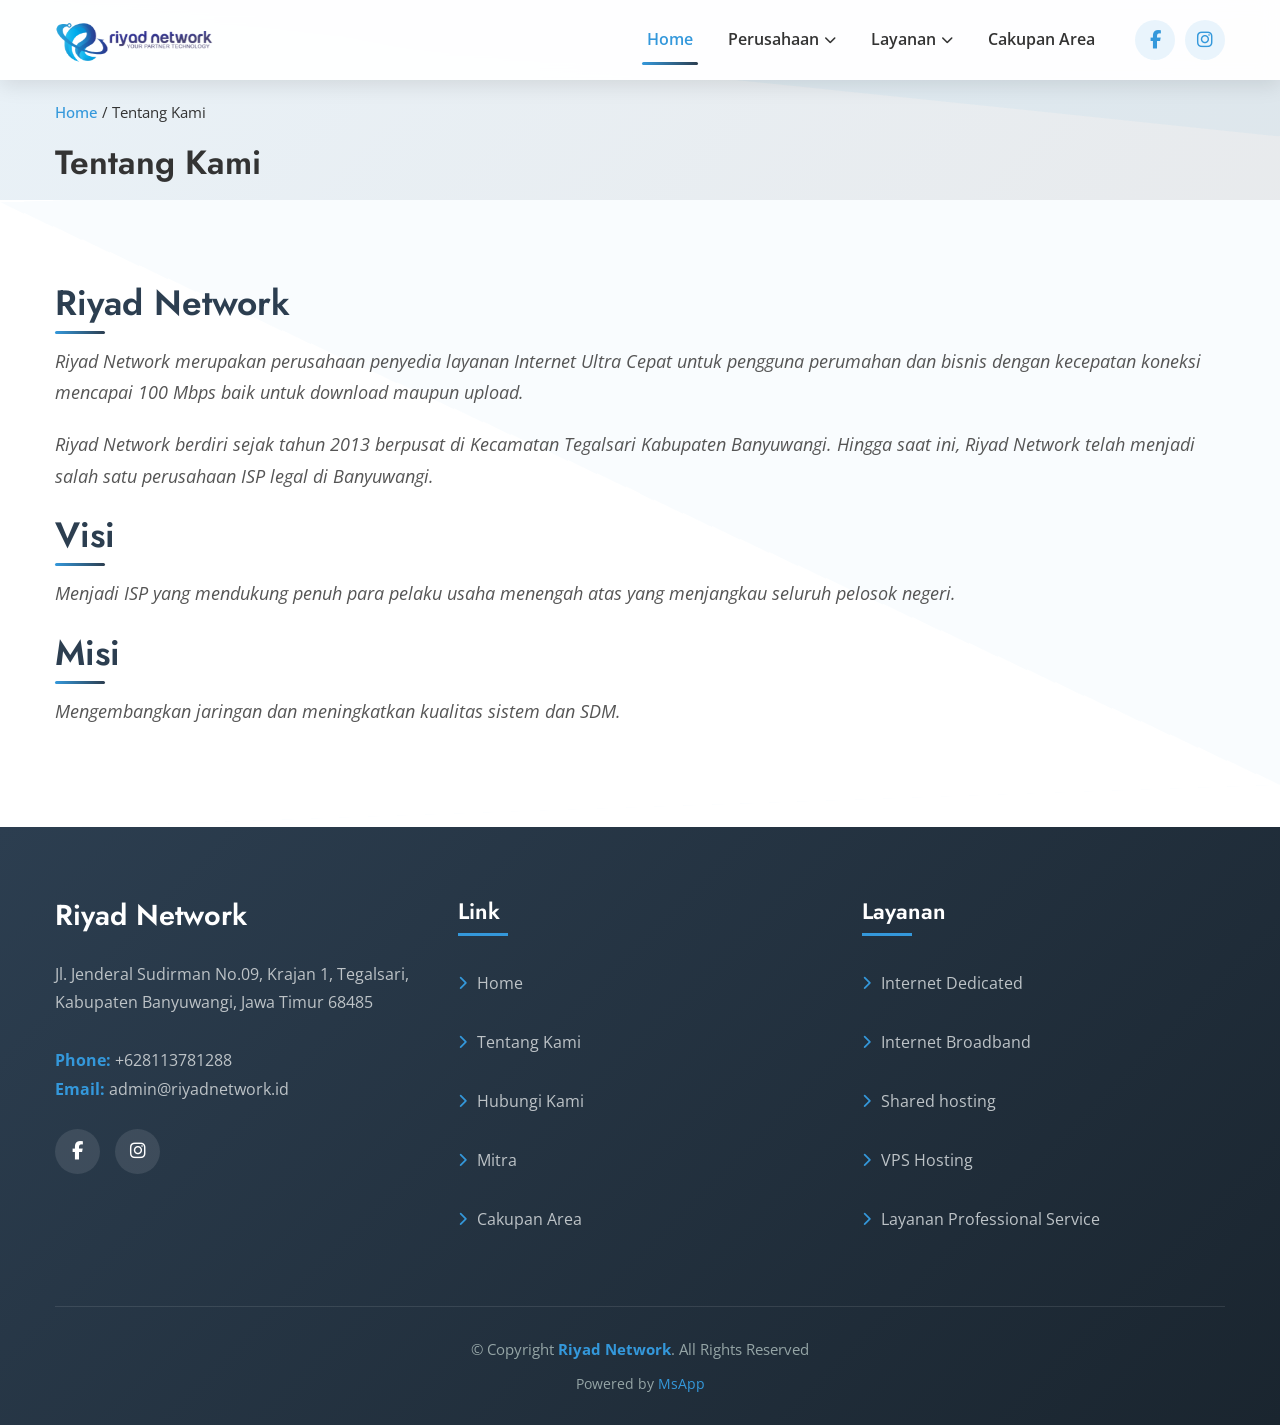
<file: components/tentang-kami.html>
<!DOCTYPE html>
<html lang="id">
<head>
    <meta charset="UTF-8">
    <meta name="viewport" content="width=device-width, initial-scale=1.0, maximum-scale=5.0, viewport-fit=cover">
    <title>Tentang Kami | Riyad Network</title>
    <meta name="description" content="Layanan Internet Ultra Cepat untuk pengguna perumahan dan apartemen dengan kecepatan koneksi mencapai 100 Mbps baik untuk download maupun upload">
    <meta name="keywords" content="Riyad Network, Internet Provider, ISP, Banyuwangi">
    <!-- Favicon -->
    <!-- <link rel="icon" href="../assets/images/favicon.png"> -->
    <link rel="icon" type="image/png" href="../assets/images/favicon.png">

    <!-- Font Awesome -->
    <link rel="stylesheet" href="https://cdnjs.cloudflare.com/ajax/libs/font-awesome/6.4.0/css/all.min.css">
    <!-- Google Fonts -->
    <link href="https://fonts.googleapis.com/css2?family=Jost:wght@300;400;500;600;700&family=Open+Sans:wght@300;400;600;700&family=Poppins:wght@300;400;500;600;700&display=swap" rel="stylesheet">
    <!-- CSS UTAMA -->
    <link rel="stylesheet" href="../assets/css/tentang-kami.css">
</head>
<body>
    <!-- ===== HEADER ===== -->
    <header id="header" class="fixed-top">
        <div class="container">
            <div class="header-container">
                <div class="logo">
                    <a href="../index.html">
                        <img src="../assets/images/logo.png" alt="Riyad Network">
                    </a>
                </div>
                <nav class="nav-menu">
                    <ul>
                        <li class="active"><a href="../index.html">Home</a></li>
                        <li class="dropdown">
                            <a href="#" class="dropdown-toggle">Perusahaan <i class="fas fa-chevron-down"></i></a>
                            <ul class="dropdown-menu">
                                <li><a href="../components/tentang-kami.html">Tentang Kami</a></li>
                                <li><a href="../components/hubungi-kami.html">Hubungi Kami</a></li>
                                <li><a href="../components/mitra.html">Mitra</a></li>
                            </ul>
                        </li>                      
                        <li class="dropdown">
                            <a href="#" class="dropdown-toggle">Layanan <i class="fas fa-chevron-down"></i></a>
                            <ul class="dropdown-menu">
                                <li class="dropdown">
                                    <a href="#" class="submenu-toggle">Layanan Internet <i class="fas fa-chevron-right"></i></a>
                                    <ul class="dropdown-submenu">
                                        <li><a href="../components/layanan/internet-dedicated.html">Internet Dedicated</a></li>
                                        <li><a href="../components/layanan/internet-broadband.html">Internet Broadband</a></li>
                                    </ul>
                                </li>
                                <li class="dropdown">
                                    <a href="#" class="submenu-toggle">Layanan Hosting <i class="fas fa-chevron-right"></i></a>
                                    <ul class="dropdown-submenu">
                                        <li><a href="../components/layanan/shared-hosting.html">Shared hosting</a></li>
                                        <li><a href="../components/layanan/vps-hosting.html">VPS Hosting</a></li>
                                    </ul>
                                </li>
                                <li><a href="../components/layanan/professional-service.html">Layanan Professional Service</a></li>
                            </ul>
                        </li>     
                        <li><a href="../components/area.html">Cakupan Area</a></li>
                    </ul>                   
                    <div class="header-social-links">
                        <a href="https://www.facebook.com/riyadnetwork.id" class="facebook" target="_blank"><i class="fab fa-facebook-f"></i></a>
                        <a href="https://www.instagram.com/riyadnetwork/" class="instagram" target="_blank"><i class="fab fa-instagram"></i></a>
                    </div>
                </nav>
                <button class="mobile-nav-toggle">
                    <i class="fas fa-bars"></i>
                </button>
            </div>
        </div>
    </header>

    <main id="main">

        <!-- ======= Breadcrumbs ======= -->
        <section id="breadcrumbs" class="breadcrumbs">
            <div class="container">
                <div class="breadcrumb-nav">
                    <a href="../index.html">Home</a>
                    <span>/</span>
                    <span class="current">Tentang Kami</span>
                </div>
                <h2>Tentang Kami</h2>
            </div>
        </section>
    
        <!-- ======= About Section ======= -->
        <section id="about">
            <div class="container about-content">
    
                <h3 class="about-title">Riyad Network</h3>
    
                <p class="about-intro">
                    Riyad Network merupakan perusahaan penyedia layanan Internet Ultra Cepat untuk pengguna
                    perumahan dan bisnis dengan kecepatan koneksi mencapai 100 Mbps baik untuk download
                    maupun upload.
                </p>
    
                <p>
                    Riyad Network berdiri sejak tahun 2013 berpusat di Kecamatan Tegalsari Kabupaten
                    Banyuwangi. Hingga saat ini, Riyad Network telah menjadi salah satu perusahaan
                    ISP legal di Banyuwangi.
                </p>
    
                <h3 class="about-subtitle">Visi</h3>
                <p>
                    Menjadi ISP yang mendukung penuh para pelaku usaha menengah atas yang menjangkau
                    seluruh pelosok negeri.
                </p>
    
                <h3 class="about-subtitle">Misi</h3>
                <p>
                    Mengembangkan jaringan dan meningkatkan kualitas sistem dan SDM.
                </p>
    
            </div>
        </section>
    
    </main>
    

    <!-- ===== FOOTER ===== -->
    <footer id="footer">
        <div class="container">
            <div class="footer-top">
                <div class="footer-row">
                    <div class="footer-info">
                        <h3>Riyad Network</h3>
                        <p>
                            Jl. Jenderal Sudirman No.09, Krajan 1, Tegalsari, Kabupaten Banyuwangi, Jawa Timur 68485<br><br>
                            <strong>Phone:</strong> +628113781288<br>
                            <strong>Email:</strong> admin@riyadnetwork.id<br>
                        </p>
                        <div class="social-links">
                            <a href="https://www.facebook.com/riyadnetwork.id" class="facebook" target="_blank"><i class="fab fa-facebook-f"></i></a>
                            <a href="https://www.instagram.com/riyadnetwork/" class="instagram" target="_blank"><i class="fab fa-instagram"></i></a>
                        </div>
                    </div>                    
                    <div class="footer-links">
                        <h4>Link</h4>
                        <ul>
                            <li><a href="../index.html"><i class="fas fa-chevron-right"></i> Home</a></li>
                            <li><a href="../components/tentang-kami.html"><i class="fas fa-chevron-right"></i> Tentang Kami</a></li>
                            <li><a href="../components/hubungi-kami.html"><i class="fas fa-chevron-right"></i> Hubungi Kami</a></li>
                            <li><a href="../components/mitra.html"><i class="fas fa-chevron-right"></i> Mitra</a></li>
                            <li><a href="../components/area.html"><i class="fas fa-chevron-right"></i> Cakupan Area</a></li>
                        </ul>
                    </div>                   
                    <div class="footer-links">
                        <h4>Layanan</h4>
                        <ul>
                            <li><a href="../components/layanan/internet-dedicated.html"><i class="fas fa-chevron-right"></i> Internet Dedicated</a></li>
                            <li><a href="../components/layanan/internet-broadband.html"><i class="fas fa-chevron-right"></i> Internet Broadband</a></li>
                            <li><a href="../components/layanan/shared-hosting.html"><i class="fas fa-chevron-right"></i> Shared hosting</a></li>
                            <li><a href="../components/layanan/vps-hosting.html"><i class="fas fa-chevron-right"></i> VPS Hosting</a></li>
                            <li><a href="../components/layanan/professional-service.html"><i class="fas fa-chevron-right"></i> Layanan Professional Service</a></li>
                        </ul>
                    </div>
                </div>
            </div>           
            <div class="footer-bottom">
                <div class="copyright">
                    © Copyright <strong><span>Riyad Network</span></strong>. All Rights Reserved
                </div>
                <div class="credits">
                    Powered by <a href="http://msapp.my.id/">MsApp</a>
                </div>
            </div>
        </div>
    </footer>
    <!-- ===== BACK TO TOP BUTTON ===== -->
    <a href="#" class="back-to-top"><i class="fas fa-arrow-up"></i></a>
    <script>
        /* ================= SAFE SCRIPT (HOSTING READY) ================= */
        document.addEventListener('DOMContentLoaded', function () {
        
            /* ===== HEADER SCROLL ===== */
            const header = document.getElementById('header');
            const backToTop = document.querySelector('.back-to-top');
        
            window.addEventListener('scroll', function () {
                if (header) {
                    header.classList.toggle('scrolled', window.scrollY > 100);
                }
                if (backToTop) {
                    backToTop.classList.toggle('active', window.scrollY > 500);
                }
            });
        
            /* ===== MOBILE NAV ===== */
            const mobileNavToggle = document.querySelector('.mobile-nav-toggle');
            const navMenu = document.querySelector('.nav-menu');
            const mobileMenuOverlay = document.querySelector('.mobile-menu-overlay'); // boleh null
            const dropdownToggles = document.querySelectorAll('.dropdown-toggle');
            const submenuToggles = document.querySelectorAll('.submenu-toggle');
        
            function closeAllDropdowns() {
                document.querySelectorAll('.dropdown-menu, .dropdown-submenu')
                    .forEach(menu => menu.classList.remove('active'));
            }
        
            function closeMobileMenu() {
                if (!navMenu) return;
        
                navMenu.classList.remove('active');
                if (mobileMenuOverlay) mobileMenuOverlay.classList.remove('active');
        
                const icon = mobileNavToggle?.querySelector('i');
                if (icon) {
                    icon.classList.remove('fa-times');
                    icon.classList.add('fa-bars');
                }
        
                closeAllDropdowns();
            }
        
            if (mobileNavToggle && navMenu) {
                mobileNavToggle.addEventListener('click', function () {
                    navMenu.classList.toggle('active');
                    if (mobileMenuOverlay) {
                        mobileMenuOverlay.classList.toggle('active');
                    }
        
                    const icon = this.querySelector('i');
                    if (icon) {
                        icon.classList.toggle('fa-bars');
                        icon.classList.toggle('fa-times');
                    }
        
                    if (!navMenu.classList.contains('active')) {
                        closeAllDropdowns();
                    }
                });
            }
        
            if (mobileMenuOverlay) {
                mobileMenuOverlay.addEventListener('click', closeMobileMenu);
            }
        
            /* ===== DROPDOWN MOBILE ===== */
            dropdownToggles.forEach(toggle => {
                toggle.addEventListener('click', function (e) {
                    if (window.innerWidth <= 768) {
                        e.preventDefault();
                        e.stopPropagation();
        
                        const dropdownMenu = this.nextElementSibling;
                        if (!dropdownMenu) return;
        
                        document.querySelectorAll('.dropdown-menu').forEach(menu => {
                            if (menu !== dropdownMenu) {
                                menu.classList.remove('active');
                            }
                        });
        
                        document.querySelectorAll('.dropdown-submenu')
                            .forEach(sub => sub.classList.remove('active'));
        
                        dropdownMenu.classList.toggle('active');
                    }
                });
            });
        
            submenuToggles.forEach(toggle => {
                toggle.addEventListener('click', function (e) {
                    if (window.innerWidth <= 768) {
                        e.preventDefault();
                        e.stopPropagation();
        
                        const submenu = this.nextElementSibling;
                        if (submenu) submenu.classList.toggle('active');
                    }
                });
            });
        
            /* ===== CLOSE MENU ON LINK CLICK ===== */
            document.querySelectorAll('.nav-menu a').forEach(link => {
                link.addEventListener('click', function () {
                    if (
                        window.innerWidth <= 768 &&
                        !this.classList.contains('dropdown-toggle') &&
                        !this.classList.contains('submenu-toggle')
                    ) {
                        closeMobileMenu();
                    }
                });
            });
        
            /* ===== BACK TO TOP ===== */
            if (backToTop) {
                backToTop.addEventListener('click', function (e) {
                    e.preventDefault();
                    window.scrollTo({ top: 0, behavior: 'smooth' });
                });
            }
        
            /* ===== INIT ===== */
            window.dispatchEvent(new Event('scroll'));
        
        });
        </script>
        
        
</body>
</html>
</file>
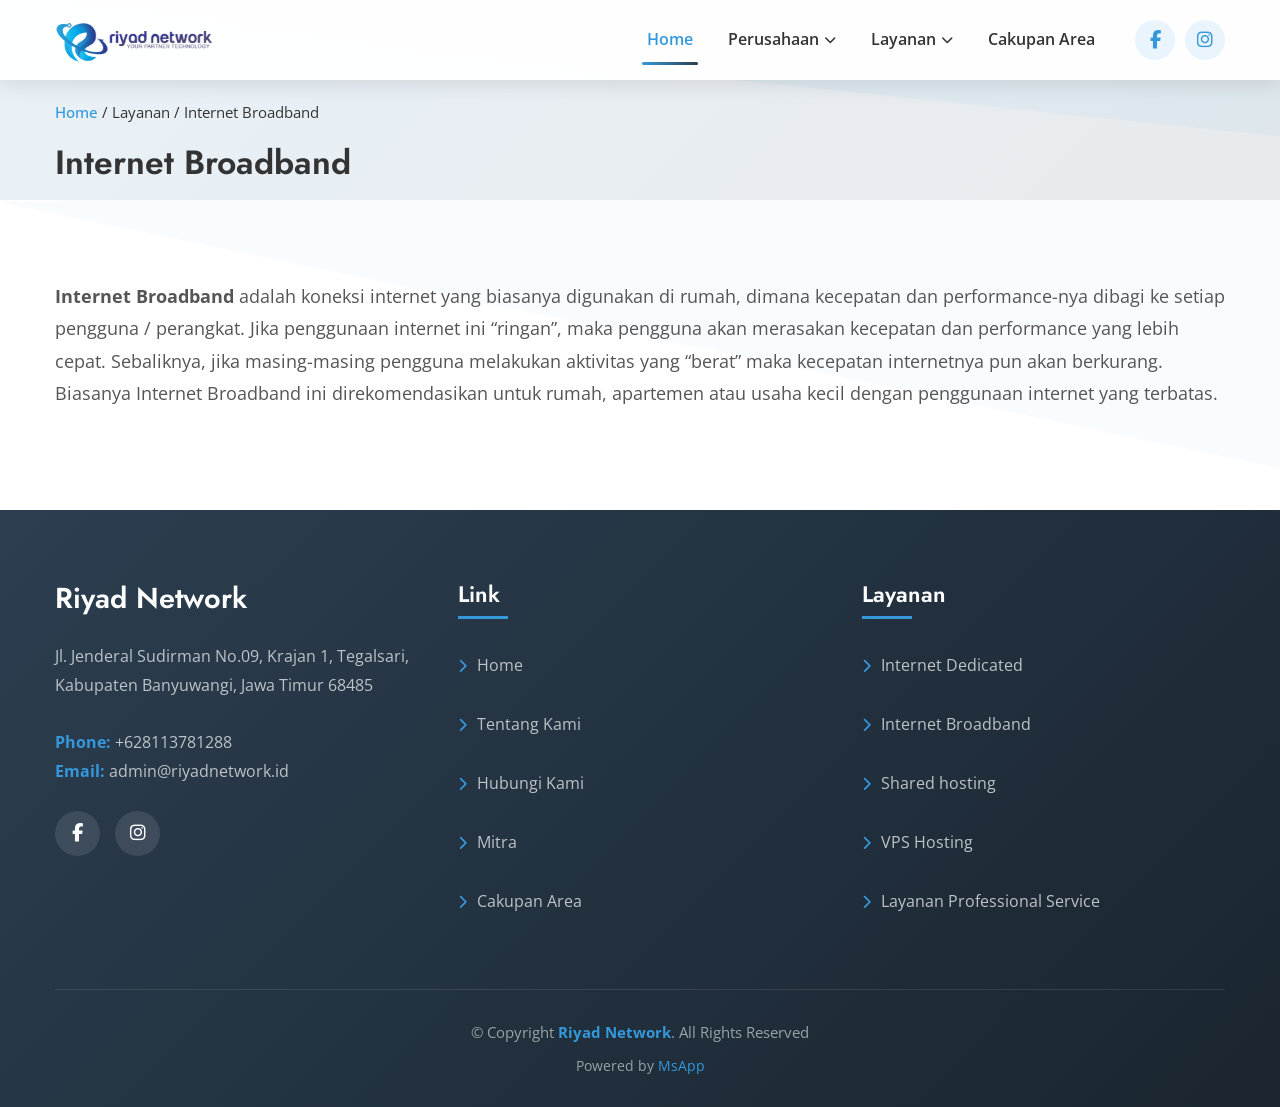
<file: components/layanan/internet-broadband.html>
<!DOCTYPE html>
<html lang="id">
<head>
    <meta charset="UTF-8">
    <meta name="viewport" content="width=device-width, initial-scale=1.0, maximum-scale=5.0, viewport-fit=cover">
    <title>Internet Broadband | Riyad Network</title>
    <meta name="description" content="Layanan Internet Ultra Cepat untuk pengguna perumahan dan apartemen dengan kecepatan koneksi mencapai 100 Mbps baik untuk download maupun upload">
    <meta name="keywords" content="Riyad Network, Internet Provider, ISP, Banyuwangi">
    <!-- Favicon -->
    <!-- <link rel="icon" href="../../assets/images/favicon.png"> -->
    <link rel="icon" type="image/png" href="../../assets/images/favicon.png">
    <!-- Font Awesome -->
    <link rel="stylesheet" href="https://cdnjs.cloudflare.com/ajax/libs/font-awesome/6.4.0/css/all.min.css">
    <!-- Google Fonts -->
    <link href="https://fonts.googleapis.com/css2?family=Jost:wght@300;400;500;600;700&family=Open+Sans:wght@300;400;600;700&family=Poppins:wght@300;400;500;600;700&display=swap" rel="stylesheet">
    <!-- CSS UTAMA -->
    <link rel="stylesheet" href="../../assets/css/layanan/internet-broadband.css">
</head>
<body>
    <!-- ===== HEADER ===== -->
    <header id="header" class="fixed-top">
        <div class="container">
            <div class="header-container">
                <div class="logo">
                    <a href="../../index.html">
                        <img src="../../assets/images/logo.png" alt="Riyad Network">
                    </a>
                </div>
                <nav class="nav-menu">
                    <ul>
                        <li class="active"><a href="../../index.html">Home</a></li>
                        <li class="dropdown">
                            <a href="#" class="dropdown-toggle">Perusahaan <i class="fas fa-chevron-down"></i></a>
                            <ul class="dropdown-menu">
                                <li><a href="../../components/tentang-kami.html">Tentang Kami</a></li>
                                <li><a href="../../components/hubungi-kami.html">Hubungi Kami</a></li>
                                <li><a href="../../components/mitra.html">Mitra</a></li>
                            </ul>
                        </li>                      
                        <li class="dropdown">
                            <a href="#" class="dropdown-toggle">Layanan <i class="fas fa-chevron-down"></i></a>
                            <ul class="dropdown-menu">
                                <li class="dropdown">
                                    <a href="#" class="submenu-toggle">Layanan Internet <i class="fas fa-chevron-right"></i></a>
                                    <ul class="dropdown-submenu">
                                        <li><a href="../../components/layanan/internet-dedicated.html">Internet Dedicated</a></li>
                                        <li><a href="../../components/layanan/internet-broadband.html">Internet Broadband</a></li>
                                    </ul>
                                </li>
                                <li class="dropdown">
                                    <a href="#" class="submenu-toggle">Layanan Hosting <i class="fas fa-chevron-right"></i></a>
                                    <ul class="dropdown-submenu">
                                        <li><a href="../../components/layanan/shared-hosting.html">Shared hosting</a></li>
                                        <li><a href="../../components/layanan/vps-hosting.html">VPS Hosting</a></li>
                                    </ul>
                                </li>
                                <li><a href="../../components/layanan/professional-service.html">Layanan Professional Service</a></li>
                            </ul>
                        </li>     
                        <li><a href="../../components/area.html">Cakupan Area</a></li>
                    </ul>                   
                    <div class="header-social-links">
                        <a href="https://www.facebook.com/riyadnetwork.id" class="facebook" target="_blank"><i class="fab fa-facebook-f"></i></a>
                        <a href="https://www.instagram.com/riyadnetwork/" class="instagram" target="_blank"><i class="fab fa-instagram"></i></a>
                    </div>
                </nav>
                <button class="mobile-nav-toggle">
                    <i class="fas fa-bars"></i>
                </button>
            </div>
        </div>
    </header>

    <main id="main">

        <!-- ======= Breadcrumbs ======= -->
        <section id="breadcrumbs" class="breadcrumbs">
            <div class="container">
                <div class="breadcrumb-nav">
                    <a href="../../index.html">Home</a>
                    <span>/</span>
                    <span class="current">Layanan</span>
                    <span>/</span>
                    <span class="current">Internet Broadband</span>
                </div>
                <h2>Internet Broadband</h2>
            </div>
        </section>
    
               <!-- ======= About Section ======= -->
               <section id="about">
                <div class="container about-content">
                    <p class="about-intro">
                        <span style="font-weight:bold;">Internet Broadband</span> adalah koneksi internet yang 
                        biasanya digunakan di rumah, dimana kecepatan dan performance-nya dibagi ke setiap pengguna / perangkat. 
                        Jika penggunaan internet ini “ringan”, maka pengguna akan merasakan kecepatan dan performance yang lebih cepat.
                         Sebaliknya, jika masing-masing pengguna melakukan aktivitas yang “berat” maka kecepatan internetnya pun akan 
                         berkurang. Biasanya Internet Broadband ini direkomendasikan untuk rumah, apartemen atau usaha kecil dengan 
                         penggunaan internet yang terbatas.
                    </p>
                   
        
                </div>
            </section>
    
    </main>
    

    <!-- ===== FOOTER ===== -->
    <footer id="footer">
        <div class="container">
            <div class="footer-top">
                <div class="footer-row">
                    <div class="footer-info">
                        <h3>Riyad Network</h3>
                        <p>
                            Jl. Jenderal Sudirman No.09, Krajan 1, Tegalsari, Kabupaten Banyuwangi, Jawa Timur 68485<br><br>
                            <strong>Phone:</strong> +628113781288<br>
                            <strong>Email:</strong> admin@riyadnetwork.id<br>
                        </p>
                        <div class="social-links">
                            <a href="https://www.facebook.com/riyadnetwork.id" class="facebook" target="_blank"><i class="fab fa-facebook-f"></i></a>
                            <a href="https://www.instagram.com/riyadnetwork/" class="instagram" target="_blank"><i class="fab fa-instagram"></i></a>
                        </div>
                    </div>                    
                    <div class="footer-links">
                        <h4>Link</h4>
                        <ul>
                            <li><a href="../../index.html"><i class="fas fa-chevron-right"></i> Home</a></li>
                            <li><a href="../../components/tentang-kami.html"><i class="fas fa-chevron-right"></i> Tentang Kami</a></li>
                            <li><a href="../../components/hubungi-kami.html"><i class="fas fa-chevron-right"></i> Hubungi Kami</a></li>
                            <li><a href="../../components/mitra.html"><i class="fas fa-chevron-right"></i> Mitra</a></li>
                            <li><a href="../../components/area.html"><i class="fas fa-chevron-right"></i> Cakupan Area</a></li>
                        </ul>
                    </div>                   
                    <div class="footer-links">
                        <h4>Layanan</h4>
                        <ul>
                            <li><a href="../../components/layanan/internet-dedicated.html"><i class="fas fa-chevron-right"></i> Internet Dedicated</a></li>
                            <li><a href="../../components/layanan/internet-broadband.html"><i class="fas fa-chevron-right"></i> Internet Broadband</a></li>
                            <li><a href="../../components/layanan/shared-hosting.html"><i class="fas fa-chevron-right"></i> Shared hosting</a></li>
                            <li><a href="../../components/layanan/vps-hosting.html"><i class="fas fa-chevron-right"></i> VPS Hosting</a></li>
                            <li><a href="../../components/layanan/professional-service.html"><i class="fas fa-chevron-right"></i> Layanan Professional Service</a></li>
                        </ul>
                    </div>
                </div>
            </div>           
            <div class="footer-bottom">
                <div class="copyright">
                    © Copyright <strong><span>Riyad Network</span></strong>. All Rights Reserved
                </div>
                <div class="credits">
                    Powered by <a href="http://msapp.my.id/">MsApp</a>
                </div>
            </div>
        </div>
    </footer>
    <!-- ===== BACK TO TOP BUTTON ===== -->
    <a href="#" class="back-to-top"><i class="fas fa-arrow-up"></i></a>
    <script>
        /* ================= SAFE SCRIPT (HOSTING AMAN) ================= */
        
        // Header scroll effect
        window.addEventListener('scroll', function () {
            const header = document.getElementById('header');
            const backToTop = document.querySelector('.back-to-top');
        
            if (header) {
                header.classList.toggle('scrolled', window.scrollY > 100);
            }
        
            if (backToTop) {
                backToTop.classList.toggle('active', window.scrollY > 500);
            }
        });
        
        // Mobile navigation toggle
        const mobileNavToggle = document.querySelector('.mobile-nav-toggle');
        const navMenu = document.querySelector('.nav-menu');
        const mobileMenuOverlay = document.querySelector('.mobile-menu-overlay'); // boleh null
        const dropdownToggles = document.querySelectorAll('.dropdown-toggle');
        const submenuToggles = document.querySelectorAll('.submenu-toggle');
        
        if (mobileNavToggle && navMenu) {
            mobileNavToggle.addEventListener('click', function () {
                navMenu.classList.toggle('active');
        
                if (mobileMenuOverlay) {
                    mobileMenuOverlay.classList.toggle('active');
                }
        
                const icon = this.querySelector('i');
                if (icon) {
                    icon.classList.toggle('fa-bars');
                    icon.classList.toggle('fa-times');
                }
        
                if (!navMenu.classList.contains('active')) {
                    document.querySelectorAll('.dropdown-menu, .dropdown-submenu')
                        .forEach(menu => menu.classList.remove('active'));
                }
            });
        }
        
        // Close mobile menu via overlay (jika ada)
        if (mobileMenuOverlay && navMenu && mobileNavToggle) {
            mobileMenuOverlay.addEventListener('click', function () {
                navMenu.classList.remove('active');
                this.classList.remove('active');
        
                const icon = mobileNavToggle.querySelector('i');
                if (icon) {
                    icon.classList.remove('fa-times');
                    icon.classList.add('fa-bars');
                }
        
                document.querySelectorAll('.dropdown-menu, .dropdown-submenu')
                    .forEach(menu => menu.classList.remove('active'));
            });
        }
        
        // Handle dropdowns (mobile)
        dropdownToggles.forEach(toggle => {
            toggle.addEventListener('click', function (e) {
                if (window.innerWidth <= 768) {
                    e.preventDefault();
                    e.stopPropagation();
        
                    const dropdownMenu = this.nextElementSibling;
                    if (!dropdownMenu) return;
        
                    document.querySelectorAll('.dropdown-menu')
                        .forEach(menu => {
                            if (menu !== dropdownMenu) menu.classList.remove('active');
                        });
        
                    document.querySelectorAll('.dropdown-submenu')
                        .forEach(sub => sub.classList.remove('active'));
        
                    dropdownMenu.classList.toggle('active');
                }
            });
        });
        
        // Handle submenus (mobile)
        submenuToggles.forEach(toggle => {
            toggle.addEventListener('click', function (e) {
                if (window.innerWidth <= 768) {
                    e.preventDefault();
                    e.stopPropagation();
        
                    const submenu = this.nextElementSibling;
                    if (submenu) submenu.classList.toggle('active');
                }
            });
        });
        
        // Close mobile menu when clicking normal link
        document.querySelectorAll('.nav-menu a').forEach(link => {
            link.addEventListener('click', function () {
                if (window.innerWidth <= 768 &&
                    !this.classList.contains('dropdown-toggle') &&
                    !this.classList.contains('submenu-toggle')) {
        
                    navMenu.classList.remove('active');
        
                    if (mobileMenuOverlay) {
                        mobileMenuOverlay.classList.remove('active');
                    }
        
                    const icon = mobileNavToggle?.querySelector('i');
                    if (icon) {
                        icon.classList.remove('fa-times');
                        icon.classList.add('fa-bars');
                    }
        
                    document.querySelectorAll('.dropdown-menu, .dropdown-submenu')
                        .forEach(menu => menu.classList.remove('active'));
                }
            });
        });
        
        // Back to top
        const backToTopBtn = document.querySelector('.back-to-top');
        if (backToTopBtn) {
            backToTopBtn.addEventListener('click', function (e) {
                e.preventDefault();
                window.scrollTo({ top: 0, behavior: 'smooth' });
            });
        }
        
        // Init scroll state
        window.dispatchEvent(new Event('scroll'));
        </script>
        
</body>
</html>
</file>
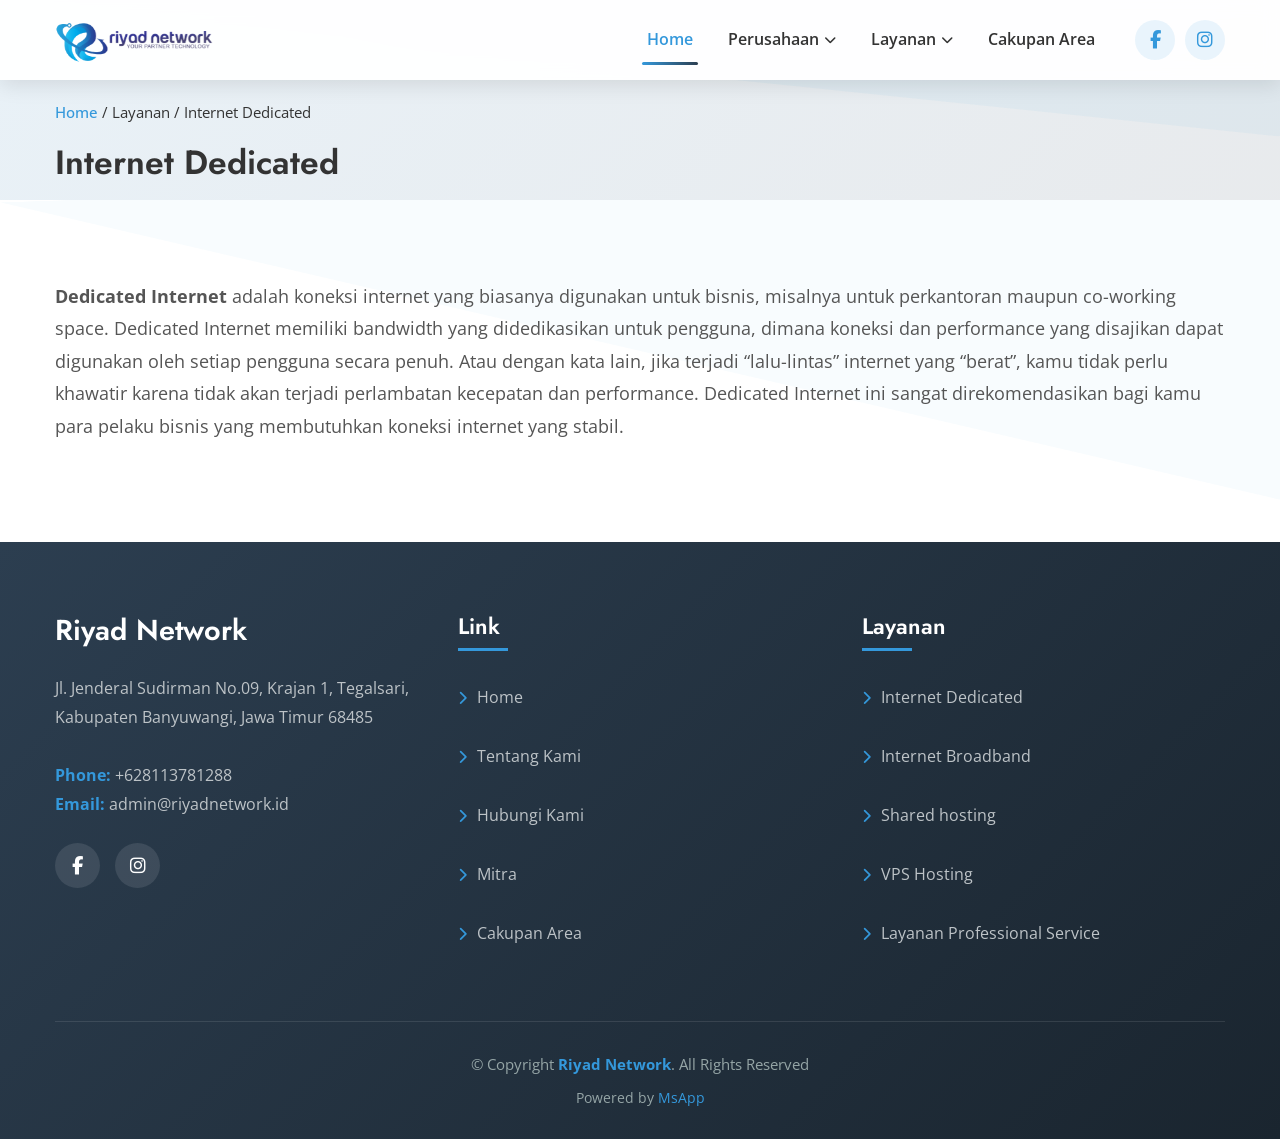
<file: components/layanan/internet-dedicated.html>
<!DOCTYPE html>
<html lang="id">
<head>
    <meta charset="UTF-8">
    <meta name="viewport" content="width=device-width, initial-scale=1.0, maximum-scale=5.0, viewport-fit=cover">
    <title>Internet Dedicated | Riyad Network</title>
    <meta name="description" content="Layanan Internet Ultra Cepat untuk pengguna perumahan dan apartemen dengan kecepatan koneksi mencapai 100 Mbps baik untuk download maupun upload">
    <meta name="keywords" content="Riyad Network, Internet Provider, ISP, Banyuwangi">
    <!-- Favicon -->
    <!-- <link rel="icon" href="../../assets/images/favicon.png"> -->
    <link rel="icon" type="image/png" href="../../assets/images/favicon.png">

    <!-- Font Awesome -->
    <link rel="stylesheet" href="https://cdnjs.cloudflare.com/ajax/libs/font-awesome/6.4.0/css/all.min.css">
    <!-- Google Fonts -->
    <link href="https://fonts.googleapis.com/css2?family=Jost:wght@300;400;500;600;700&family=Open+Sans:wght@300;400;600;700&family=Poppins:wght@300;400;500;600;700&display=swap" rel="stylesheet">
    <!-- CSS UTAMA -->
    <link rel="stylesheet" href="../../assets/css/layanan/internet-dedicated.css">
</head>
<body>
    <!-- ===== HEADER ===== -->
    <header id="header" class="fixed-top">
        <div class="container">
            <div class="header-container">
                <div class="logo">
                    <a href="../../index.html">
                        <img src="../../assets/images/logo.png" alt="Riyad Network">
                    </a>
                </div>
                <nav class="nav-menu">
                    <ul>
                        <li class="active"><a href="../../index.html">Home</a></li>
                        <li class="dropdown">
                            <a href="#" class="dropdown-toggle">Perusahaan <i class="fas fa-chevron-down"></i></a>
                            <ul class="dropdown-menu">
                                <li><a href="../../components/tentang-kami.html">Tentang Kami</a></li>
                                <li><a href="../../components/hubungi-kami.html">Hubungi Kami</a></li>
                                <li><a href="../../components/mitra.html">Mitra</a></li>
                            </ul>
                        </li>                      
                        <li class="dropdown">
                            <a href="#" class="dropdown-toggle">Layanan <i class="fas fa-chevron-down"></i></a>
                            <ul class="dropdown-menu">
                                <li class="dropdown">
                                    <a href="#" class="submenu-toggle">Layanan Internet <i class="fas fa-chevron-right"></i></a>
                                    <ul class="dropdown-submenu">
                                        <li><a href="../../components/layanan/internet-dedicated.html">Internet Dedicated</a></li>
                                        <li><a href="../../components/layanan/internet-broadband.html">Internet Broadband</a></li>
                                    </ul>
                                </li>
                                <li class="dropdown">
                                    <a href="#" class="submenu-toggle">Layanan Hosting <i class="fas fa-chevron-right"></i></a>
                                    <ul class="dropdown-submenu">
                                        <li><a href="../../components/layanan/shared-hosting.html">Shared hosting</a></li>
                                        <li><a href="../../components/layanan/vps-hosting.html">VPS Hosting</a></li>
                                    </ul>
                                </li>
                                <li><a href="../../components/layanan/professional-service.html">Layanan Professional Service</a></li>
                            </ul>
                        </li>     
                        <li><a href="../../components/area.html">Cakupan Area</a></li>
                    </ul>                   
                    <div class="header-social-links">
                        <a href="https://www.facebook.com/riyadnetwork.id" class="facebook" target="_blank"><i class="fab fa-facebook-f"></i></a>
                        <a href="https://www.instagram.com/riyadnetwork/" class="instagram" target="_blank"><i class="fab fa-instagram"></i></a>
                    </div>
                </nav>
                <button class="mobile-nav-toggle">
                    <i class="fas fa-bars"></i>
                </button>
            </div>
        </div>
    </header>

    <main id="main">

        <!-- ======= Breadcrumbs ======= -->
        <section id="breadcrumbs" class="breadcrumbs">
            <div class="container">
                <div class="breadcrumb-nav">
                    <a href="../../index.html">Home</a>
                    <span>/</span>
                    <span class="current">Layanan</span>
                    <span>/</span>
                    <span class="current">Internet Dedicated</span>
                </div>
                <h2>Internet Dedicated</h2>
            </div>
        </section>
    
               <!-- ======= About Section ======= -->
               <section id="about">
                <div class="container about-content">
                    <p class="about-intro">
                        <span style="font-weight:bold;">Dedicated Internet</span> adalah koneksi internet yang biasanya digunakan untuk bisnis, 
                        misalnya untuk perkantoran maupun co-working space. Dedicated Internet memiliki 
                        bandwidth yang didedikasikan untuk pengguna, dimana koneksi dan performance yang 
                        disajikan dapat digunakan oleh setiap pengguna secara penuh. Atau dengan kata lain, 
                        jika terjadi “lalu-lintas” internet yang “berat”, kamu tidak perlu khawatir karena 
                        tidak akan terjadi perlambatan kecepatan dan performance. Dedicated Internet ini sangat 
                        direkomendasikan bagi kamu para pelaku bisnis yang membutuhkan koneksi internet yang stabil.
                    </p>
        
                </div>
            </section>
    
    </main>
    

    <!-- ===== FOOTER ===== -->
    <footer id="footer">
        <div class="container">
            <div class="footer-top">
                <div class="footer-row">
                    <div class="footer-info">
                        <h3>Riyad Network</h3>
                        <p>
                            Jl. Jenderal Sudirman No.09, Krajan 1, Tegalsari, Kabupaten Banyuwangi, Jawa Timur 68485<br><br>
                            <strong>Phone:</strong> +628113781288<br>
                            <strong>Email:</strong> admin@riyadnetwork.id<br>
                        </p>
                        <div class="social-links">
                            <a href="https://www.facebook.com/riyadnetwork.id" class="facebook" target="_blank"><i class="fab fa-facebook-f"></i></a>
                            <a href="https://www.instagram.com/riyadnetwork/" class="instagram" target="_blank"><i class="fab fa-instagram"></i></a>
                        </div>
                    </div>                    
                    <div class="footer-links">
                        <h4>Link</h4>
                        <ul>
                            <li><a href="../../index.html"><i class="fas fa-chevron-right"></i> Home</a></li>
                            <li><a href="../../components/tentang-kami.html"><i class="fas fa-chevron-right"></i> Tentang Kami</a></li>
                            <li><a href="../../components/hubungi-kami.html"><i class="fas fa-chevron-right"></i> Hubungi Kami</a></li>
                            <li><a href="../../components/mitra.html"><i class="fas fa-chevron-right"></i> Mitra</a></li>
                            <li><a href="../../components/area.html"><i class="fas fa-chevron-right"></i> Cakupan Area</a></li>
                        </ul>
                    </div>                   
                    <div class="footer-links">
                        <h4>Layanan</h4>
                        <ul>
                            <li><a href="../../components/layanan/internet-dedicated.html"><i class="fas fa-chevron-right"></i> Internet Dedicated</a></li>
                            <li><a href="../../components/layanan/internet-broadband.html"><i class="fas fa-chevron-right"></i> Internet Broadband</a></li>
                            <li><a href="../../components/layanan/shared-hosting.html"><i class="fas fa-chevron-right"></i> Shared hosting</a></li>
                            <li><a href="../../components/layanan/vps-hosting.html"><i class="fas fa-chevron-right"></i> VPS Hosting</a></li>
                            <li><a href="../../components/layanan/professional-service.html"><i class="fas fa-chevron-right"></i> Layanan Professional Service</a></li>
                        </ul>
                    </div>
                </div>
            </div>           
            <div class="footer-bottom">
                <div class="copyright">
                    © Copyright <strong><span>Riyad Network</span></strong>. All Rights Reserved
                </div>
                <div class="credits">
                    Powered by <a href="http://msapp.my.id/">MsApp</a>
                </div>
            </div>
        </div>
    </footer>
    <!-- ===== BACK TO TOP BUTTON ===== -->
    <a href="#" class="back-to-top"><i class="fas fa-arrow-up"></i></a>
    <script>
        /* ================= SAFE SCRIPT (HOSTING AMAN) ================= */
        
        // Header scroll effect
        window.addEventListener('scroll', function () {
            const header = document.getElementById('header');
            const backToTop = document.querySelector('.back-to-top');
        
            if (header) {
                header.classList.toggle('scrolled', window.scrollY > 100);
            }
        
            if (backToTop) {
                backToTop.classList.toggle('active', window.scrollY > 500);
            }
        });
        
        // Mobile navigation toggle
        const mobileNavToggle = document.querySelector('.mobile-nav-toggle');
        const navMenu = document.querySelector('.nav-menu');
        const mobileMenuOverlay = document.querySelector('.mobile-menu-overlay'); // boleh null
        const dropdownToggles = document.querySelectorAll('.dropdown-toggle');
        const submenuToggles = document.querySelectorAll('.submenu-toggle');
        
        if (mobileNavToggle && navMenu) {
            mobileNavToggle.addEventListener('click', function () {
                navMenu.classList.toggle('active');
        
                if (mobileMenuOverlay) {
                    mobileMenuOverlay.classList.toggle('active');
                }
        
                const icon = this.querySelector('i');
                if (icon) {
                    icon.classList.toggle('fa-bars');
                    icon.classList.toggle('fa-times');
                }
        
                if (!navMenu.classList.contains('active')) {
                    document.querySelectorAll('.dropdown-menu, .dropdown-submenu')
                        .forEach(menu => menu.classList.remove('active'));
                }
            });
        }
        
        // Close mobile menu via overlay (jika ada)
        if (mobileMenuOverlay && navMenu && mobileNavToggle) {
            mobileMenuOverlay.addEventListener('click', function () {
                navMenu.classList.remove('active');
                this.classList.remove('active');
        
                const icon = mobileNavToggle.querySelector('i');
                if (icon) {
                    icon.classList.remove('fa-times');
                    icon.classList.add('fa-bars');
                }
        
                document.querySelectorAll('.dropdown-menu, .dropdown-submenu')
                    .forEach(menu => menu.classList.remove('active'));
            });
        }
        
        // Handle dropdowns (mobile)
        dropdownToggles.forEach(toggle => {
            toggle.addEventListener('click', function (e) {
                if (window.innerWidth <= 768) {
                    e.preventDefault();
                    e.stopPropagation();
        
                    const dropdownMenu = this.nextElementSibling;
                    if (!dropdownMenu) return;
        
                    document.querySelectorAll('.dropdown-menu')
                        .forEach(menu => {
                            if (menu !== dropdownMenu) menu.classList.remove('active');
                        });
        
                    document.querySelectorAll('.dropdown-submenu')
                        .forEach(sub => sub.classList.remove('active'));
        
                    dropdownMenu.classList.toggle('active');
                }
            });
        });
        
        // Handle submenus (mobile)
        submenuToggles.forEach(toggle => {
            toggle.addEventListener('click', function (e) {
                if (window.innerWidth <= 768) {
                    e.preventDefault();
                    e.stopPropagation();
        
                    const submenu = this.nextElementSibling;
                    if (submenu) submenu.classList.toggle('active');
                }
            });
        });
        
        // Close mobile menu when clicking normal link
        document.querySelectorAll('.nav-menu a').forEach(link => {
            link.addEventListener('click', function () {
                if (window.innerWidth <= 768 &&
                    !this.classList.contains('dropdown-toggle') &&
                    !this.classList.contains('submenu-toggle')) {
        
                    navMenu.classList.remove('active');
        
                    if (mobileMenuOverlay) {
                        mobileMenuOverlay.classList.remove('active');
                    }
        
                    const icon = mobileNavToggle?.querySelector('i');
                    if (icon) {
                        icon.classList.remove('fa-times');
                        icon.classList.add('fa-bars');
                    }
        
                    document.querySelectorAll('.dropdown-menu, .dropdown-submenu')
                        .forEach(menu => menu.classList.remove('active'));
                }
            });
        });
        
        // Back to top
        const backToTopBtn = document.querySelector('.back-to-top');
        if (backToTopBtn) {
            backToTopBtn.addEventListener('click', function (e) {
                e.preventDefault();
                window.scrollTo({ top: 0, behavior: 'smooth' });
            });
        }
        
        // Init scroll state
        window.dispatchEvent(new Event('scroll'));
        </script>
        
</body>
</html>
</file>
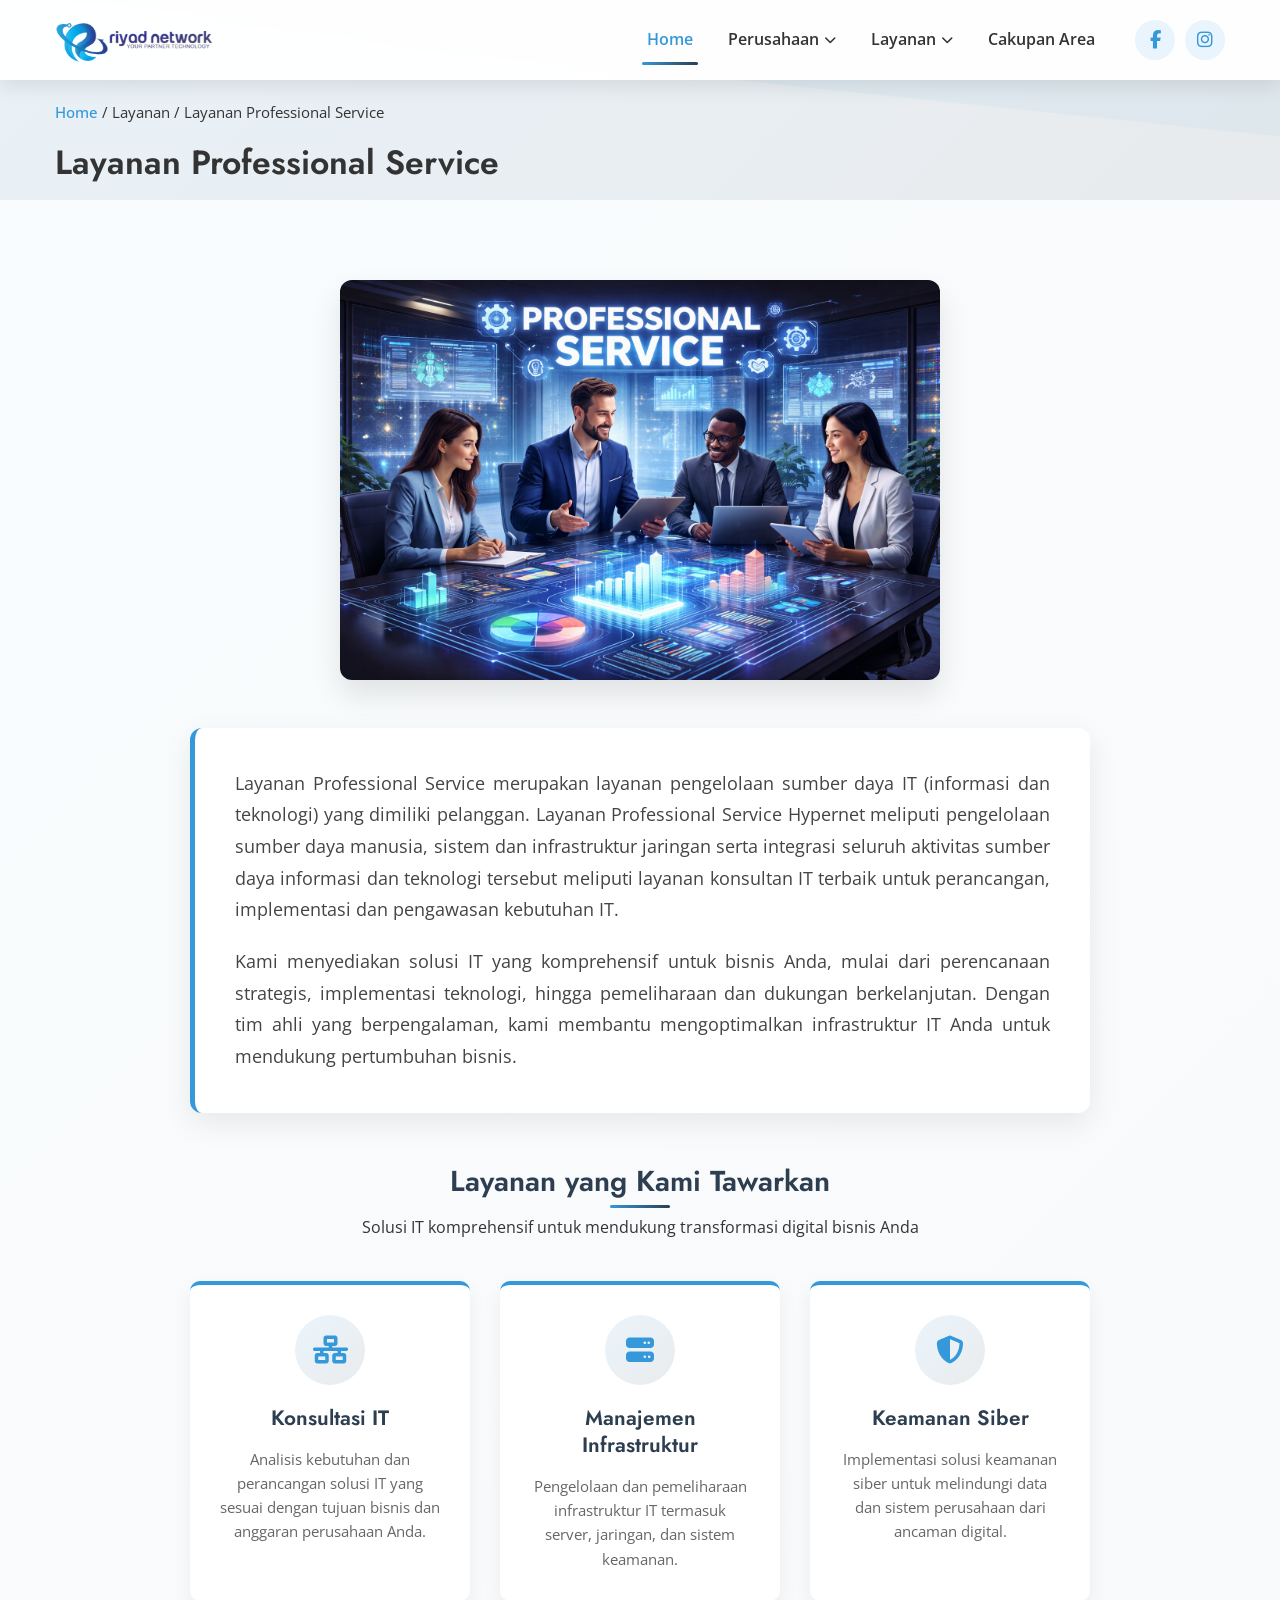
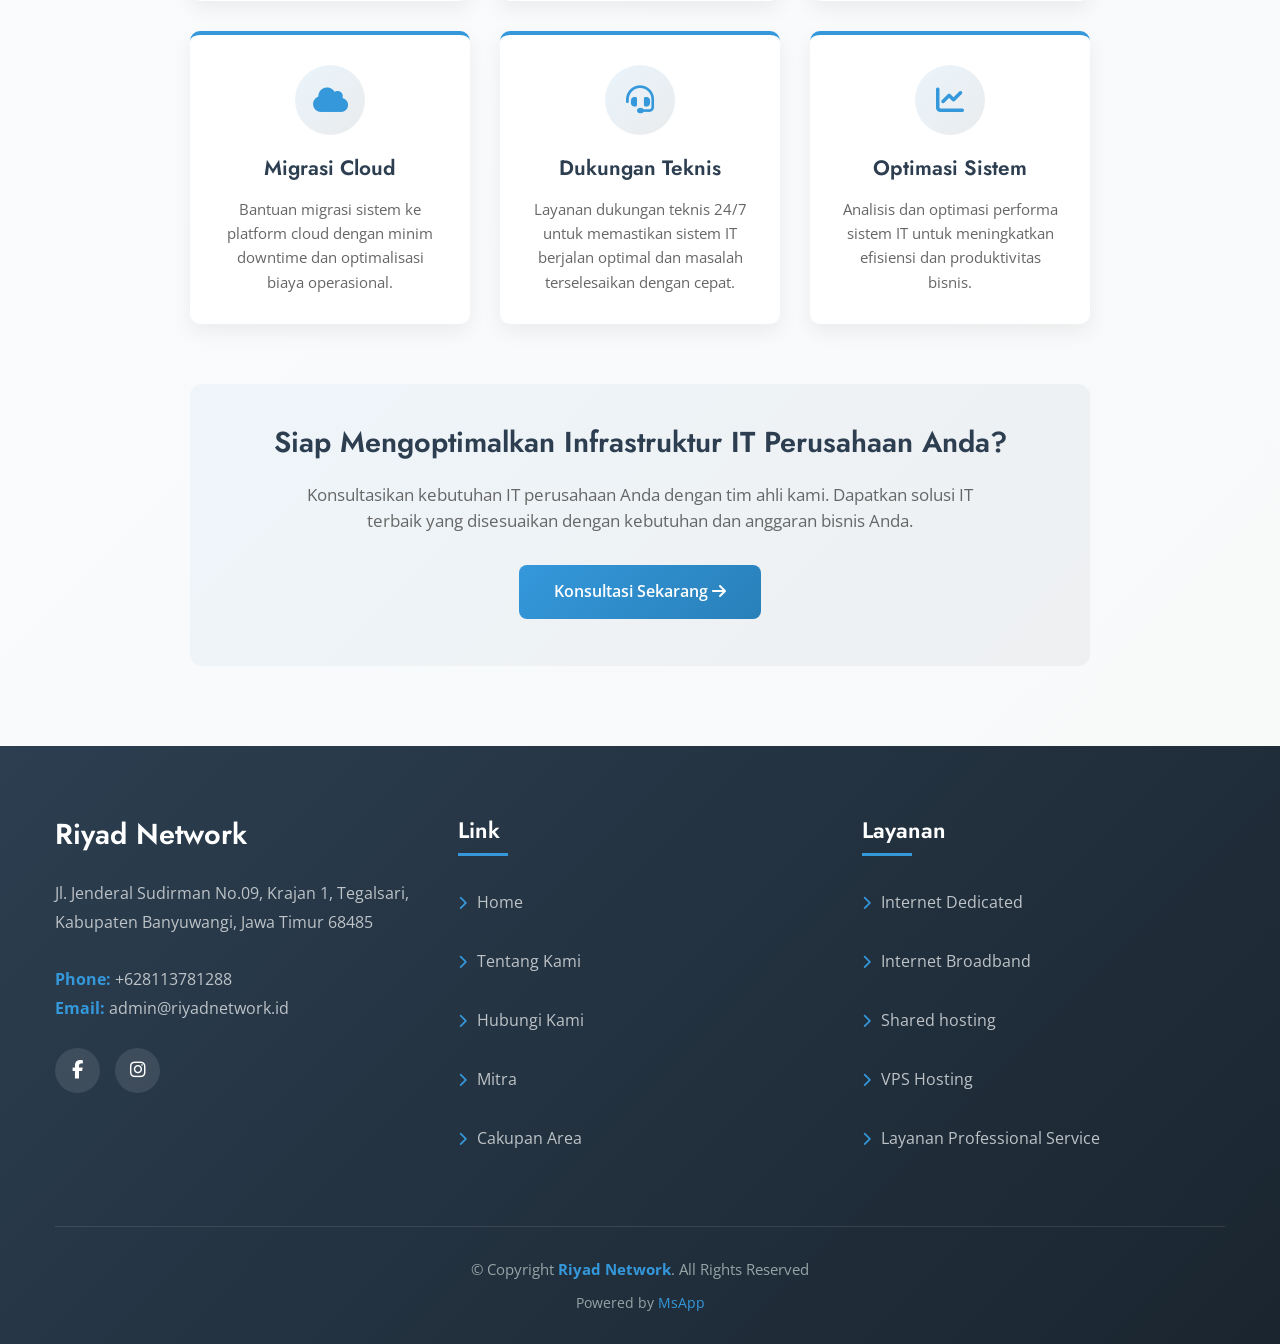
<file: components/layanan/professional-service.html>
<!DOCTYPE html>
<html lang="id">
<head>
    <meta charset="UTF-8">
    <meta name="viewport" content="width=device-width, initial-scale=1.0, maximum-scale=5.0, viewport-fit=cover">
    <title>Professional Service | Riyad Network</title>
    <meta name="description" content="Layanan Internet Ultra Cepat untuk pengguna perumahan dan apartemen dengan kecepatan koneksi mencapai 100 Mbps baik untuk download maupun upload">
    <meta name="keywords" content="Riyad Network, Internet Provider, ISP, Banyuwangi">
    <!-- Favicon -->
    <!-- <link rel="icon" href="../../assets/images/favicon.png"> -->
    <link rel="icon" type="image/png" href="../../assets/images/favicon.png">
    <!-- Font Awesome -->
    <link rel="stylesheet" href="https://cdnjs.cloudflare.com/ajax/libs/font-awesome/6.4.0/css/all.min.css">
    <!-- Google Fonts -->
    <link href="https://fonts.googleapis.com/css2?family=Jost:wght@300;400;500;600;700&family=Open+Sans:wght@300;400;600;700&family=Poppins:wght@300;400;500;600;700&display=swap" rel="stylesheet">
    <!-- CSS UTAMA -->
    <link rel="stylesheet" href="../../assets/css/layanan/professional-service.css">
</head>
<body>
    <!-- ===== HEADER ===== -->
    <header id="header" class="fixed-top">
        <div class="container">
            <div class="header-container">
                <div class="logo">
                    <a href="../../index.html">
                        <img src="../../assets/images/logo.png" alt="Riyad Network">
                    </a>
                </div>
                <nav class="nav-menu">
                    <ul>
                        <li class="active"><a href="../../index.html">Home</a></li>
                        <li class="dropdown">
                            <a href="#" class="dropdown-toggle">Perusahaan <i class="fas fa-chevron-down"></i></a>
                            <ul class="dropdown-menu">
                                <li><a href="../../components/tentang-kami.html">Tentang Kami</a></li>
                                <li><a href="../../components/hubungi-kami.html">Hubungi Kami</a></li>
                                <li><a href="../../components/mitra.html">Mitra</a></li>
                            </ul>
                        </li>                      
                        <li class="dropdown">
                            <a href="#" class="dropdown-toggle">Layanan <i class="fas fa-chevron-down"></i></a>
                            <ul class="dropdown-menu">
                                <li class="dropdown">
                                    <a href="#" class="submenu-toggle">Layanan Internet <i class="fas fa-chevron-right"></i></a>
                                    <ul class="dropdown-submenu">
                                        <li><a href="../../components/layanan/internet-dedicated.html">Internet Dedicated</a></li>
                                        <li><a href="../../components/layanan/internet-broadband.html">Internet Broadband</a></li>
                                    </ul>
                                </li>
                                <li class="dropdown">
                                    <a href="#" class="submenu-toggle">Layanan Hosting <i class="fas fa-chevron-right"></i></a>
                                    <ul class="dropdown-submenu">
                                        <li><a href="../../components/layanan/shared-hosting.html">Shared hosting</a></li>
                                        <li><a href="../../components/layanan/vps-hosting.html">VPS Hosting</a></li>
                                    </ul>
                                </li>
                                <li><a href="../../components/layanan/professional-service.html">Layanan Professional Service</a></li>
                            </ul>
                        </li>     
                        <li><a href="../../components/area.html">Cakupan Area</a></li>
                    </ul>                   
                    <div class="header-social-links">
                        <a href="https://www.facebook.com/riyadnetwork.id" class="facebook" target="_blank"><i class="fab fa-facebook-f"></i></a>
                        <a href="https://www.instagram.com/riyadnetwork/" class="instagram" target="_blank"><i class="fab fa-instagram"></i></a>
                    </div>
                </nav>
                <button class="mobile-nav-toggle">
                    <i class="fas fa-bars"></i>
                </button>
            </div>
        </div>
    </header>

    <main id="main">

        <!-- ======= Breadcrumbs ======= -->
        <section id="breadcrumbs" class="breadcrumbs">
            <div class="container">
                <div class="breadcrumb-nav">
                    <a href="../../index.html">Home</a>
                    <span>/</span>
                    <span class="current">Layanan</span>
                    <span>/</span>
                    <span class="current">Layanan Professional Service</span>
                </div>
                <h2>Layanan Professional Service</h2>
            </div>
        </section>
    
        <section id="about" class="clients">
            <div class="container">
                <div class="content-wrapper">
                    <div class="hero-image">
                        <img src="../../assets/images/LayananProfessionalService.png" alt="Layanan Professional Service">
                    </div>
                    
                    <div class="description">
                        <p>Layanan Professional Service merupakan layanan pengelolaan sumber daya IT (informasi dan teknologi) yang 
                            dimiliki pelanggan. Layanan Professional Service Hypernet meliputi pengelolaan sumber daya manusia, 
                            sistem dan infrastruktur jaringan serta integrasi seluruh aktivitas sumber daya informasi dan teknologi 
                            tersebut meliputi layanan konsultan IT terbaik untuk perancangan, implementasi dan pengawasan kebutuhan IT.
                        </p>
                        
                        <p>Kami menyediakan solusi IT yang komprehensif untuk bisnis Anda, mulai dari perencanaan strategis, 
                            implementasi teknologi, hingga pemeliharaan dan dukungan berkelanjutan. Dengan tim ahli yang berpengalaman, 
                            kami membantu mengoptimalkan infrastruktur IT Anda untuk mendukung pertumbuhan bisnis.
                        </p>
                    </div>
                    
                    <div class="features">
                        <div class="section-subtitle">
                            <h3>Layanan yang Kami Tawarkan</h3>
                            <p>Solusi IT komprehensif untuk mendukung transformasi digital bisnis Anda</p>
                        </div>
                        
                        <div class="features-grid">
                            <div class="feature-card">
                                <div class="feature-icon">
                                    <i class="fas fa-network-wired"></i>
                                </div>
                                <h4>Konsultasi IT</h4>
                                <p>Analisis kebutuhan dan perancangan solusi IT yang sesuai dengan tujuan bisnis dan anggaran perusahaan Anda.</p>
                            </div>
                            
                            <div class="feature-card">
                                <div class="feature-icon">
                                    <i class="fas fa-server"></i>
                                </div>
                                <h4>Manajemen Infrastruktur</h4>
                                <p>Pengelolaan dan pemeliharaan infrastruktur IT termasuk server, jaringan, dan sistem keamanan.</p>
                            </div>
                            
                            <div class="feature-card">
                                <div class="feature-icon">
                                    <i class="fas fa-shield-alt"></i>
                                </div>
                                <h4>Keamanan Siber</h4>
                                <p>Implementasi solusi keamanan siber untuk melindungi data dan sistem perusahaan dari ancaman digital.</p>
                            </div>
                            
                            <div class="feature-card">
                                <div class="feature-icon">
                                    <i class="fas fa-cloud"></i>
                                </div>
                                <h4>Migrasi Cloud</h4>
                                <p>Bantuan migrasi sistem ke platform cloud dengan minim downtime dan optimalisasi biaya operasional.</p>
                            </div>
                            
                            <div class="feature-card">
                                <div class="feature-icon">
                                    <i class="fas fa-headset"></i>
                                </div>
                                <h4>Dukungan Teknis</h4>
                                <p>Layanan dukungan teknis 24/7 untuk memastikan sistem IT berjalan optimal dan masalah terselesaikan dengan cepat.</p>
                            </div>
                            
                            <div class="feature-card">
                                <div class="feature-icon">
                                    <i class="fas fa-chart-line"></i>
                                </div>
                                <h4>Optimasi Sistem</h4>
                                <p>Analisis dan optimasi performa sistem IT untuk meningkatkan efisiensi dan produktivitas bisnis.</p>
                            </div>
                        </div>
                    </div>
                    
                    <div class="cta-section">
                        <h3>Siap Mengoptimalkan Infrastruktur IT Perusahaan Anda?</h3>
                        <p>Konsultasikan kebutuhan IT perusahaan Anda dengan tim ahli kami. Dapatkan solusi IT terbaik yang disesuaikan dengan kebutuhan dan anggaran bisnis Anda.</p>
                        <a href="../../components/hubungi-kami.html" class="cta-button">
                            Konsultasi Sekarang <i class="fas fa-arrow-right ml-2"></i>
                        </a>
                    </div>
                </div>
            </div>
        </section>
    
    </main>
    
    <!-- ===== FOOTER ===== -->
    <footer id="footer">
        <div class="container">
            <div class="footer-top">
                <div class="footer-row">
                    <div class="footer-info">
                        <h3>Riyad Network</h3>
                        <p>
                            Jl. Jenderal Sudirman No.09, Krajan 1, Tegalsari, Kabupaten Banyuwangi, Jawa Timur 68485<br><br>
                            <strong>Phone:</strong> +628113781288<br>
                            <strong>Email:</strong> admin@riyadnetwork.id<br>
                        </p>
                        <div class="social-links">
                            <a href="https://www.facebook.com/riyadnetwork.id" class="facebook" target="_blank"><i class="fab fa-facebook-f"></i></a>
                            <a href="https://www.instagram.com/riyadnetwork/" class="instagram" target="_blank"><i class="fab fa-instagram"></i></a>
                        </div>
                    </div>                    
                    <div class="footer-links">
                        <h4>Link</h4>
                        <ul>
                            <li><a href="../../index.html"><i class="fas fa-chevron-right"></i> Home</a></li>
                            <li><a href="../../components/tentang-kami.html"><i class="fas fa-chevron-right"></i> Tentang Kami</a></li>
                            <li><a href="../../components/hubungi-kami.html"><i class="fas fa-chevron-right"></i> Hubungi Kami</a></li>
                            <li><a href="../../components/mitra.html"><i class="fas fa-chevron-right"></i> Mitra</a></li>
                            <li><a href="../../components/area.html"><i class="fas fa-chevron-right"></i> Cakupan Area</a></li>
                        </ul>
                    </div>                   
                    <div class="footer-links">
                        <h4>Layanan</h4>
                        <ul>
                            <li><a href="../../components/layanan/internet-dedicated.html"><i class="fas fa-chevron-right"></i> Internet Dedicated</a></li>
                            <li><a href="../../components/layanan/internet-broadband.html"><i class="fas fa-chevron-right"></i> Internet Broadband</a></li>
                            <li><a href="../../components/layanan/shared-hosting.html"><i class="fas fa-chevron-right"></i> Shared hosting</a></li>
                            <li><a href="../../components/layanan/vps-hosting.html"><i class="fas fa-chevron-right"></i> VPS Hosting</a></li>
                            <li><a href="../../components/layanan/professional-service.html"><i class="fas fa-chevron-right"></i> Layanan Professional Service</a></li>
                        </ul>
                    </div>
                </div>
            </div>           
            <div class="footer-bottom">
                <div class="copyright">
                    © Copyright <strong><span>Riyad Network</span></strong>. All Rights Reserved
                </div>
                <div class="credits">
                    Powered by <a href="http://msapp.my.id/">MsApp</a>
                </div>
            </div>
        </div>
    </footer>
    <!-- ===== BACK TO TOP BUTTON ===== -->
    <a href="#" class="back-to-top"><i class="fas fa-arrow-up"></i></a>
    <script>
        /* ================= SAFE SCRIPT (HOSTING AMAN) ================= */
        
        // Header scroll effect
        window.addEventListener('scroll', function () {
            const header = document.getElementById('header');
            const backToTop = document.querySelector('.back-to-top');
        
            if (header) {
                header.classList.toggle('scrolled', window.scrollY > 100);
            }
        
            if (backToTop) {
                backToTop.classList.toggle('active', window.scrollY > 500);
            }
        });
        
        // Mobile navigation toggle
        const mobileNavToggle = document.querySelector('.mobile-nav-toggle');
        const navMenu = document.querySelector('.nav-menu');
        const mobileMenuOverlay = document.querySelector('.mobile-menu-overlay'); // boleh null
        const dropdownToggles = document.querySelectorAll('.dropdown-toggle');
        const submenuToggles = document.querySelectorAll('.submenu-toggle');
        
        if (mobileNavToggle && navMenu) {
            mobileNavToggle.addEventListener('click', function () {
                navMenu.classList.toggle('active');
        
                if (mobileMenuOverlay) {
                    mobileMenuOverlay.classList.toggle('active');
                }
        
                const icon = this.querySelector('i');
                if (icon) {
                    icon.classList.toggle('fa-bars');
                    icon.classList.toggle('fa-times');
                }
        
                if (!navMenu.classList.contains('active')) {
                    document.querySelectorAll('.dropdown-menu, .dropdown-submenu')
                        .forEach(menu => menu.classList.remove('active'));
                }
            });
        }
        
        // Close mobile menu via overlay (jika ada)
        if (mobileMenuOverlay && navMenu && mobileNavToggle) {
            mobileMenuOverlay.addEventListener('click', function () {
                navMenu.classList.remove('active');
                this.classList.remove('active');
        
                const icon = mobileNavToggle.querySelector('i');
                if (icon) {
                    icon.classList.remove('fa-times');
                    icon.classList.add('fa-bars');
                }
        
                document.querySelectorAll('.dropdown-menu, .dropdown-submenu')
                    .forEach(menu => menu.classList.remove('active'));
            });
        }
        
        // Handle dropdowns (mobile)
        dropdownToggles.forEach(toggle => {
            toggle.addEventListener('click', function (e) {
                if (window.innerWidth <= 768) {
                    e.preventDefault();
                    e.stopPropagation();
        
                    const dropdownMenu = this.nextElementSibling;
                    if (!dropdownMenu) return;
        
                    document.querySelectorAll('.dropdown-menu')
                        .forEach(menu => {
                            if (menu !== dropdownMenu) menu.classList.remove('active');
                        });
        
                    document.querySelectorAll('.dropdown-submenu')
                        .forEach(sub => sub.classList.remove('active'));
        
                    dropdownMenu.classList.toggle('active');
                }
            });
        });
        
        // Handle submenus (mobile)
        submenuToggles.forEach(toggle => {
            toggle.addEventListener('click', function (e) {
                if (window.innerWidth <= 768) {
                    e.preventDefault();
                    e.stopPropagation();
        
                    const submenu = this.nextElementSibling;
                    if (submenu) submenu.classList.toggle('active');
                }
            });
        });
        
        // Close mobile menu when clicking normal link
        document.querySelectorAll('.nav-menu a').forEach(link => {
            link.addEventListener('click', function () {
                if (window.innerWidth <= 768 &&
                    !this.classList.contains('dropdown-toggle') &&
                    !this.classList.contains('submenu-toggle')) {
        
                    navMenu.classList.remove('active');
        
                    if (mobileMenuOverlay) {
                        mobileMenuOverlay.classList.remove('active');
                    }
        
                    const icon = mobileNavToggle?.querySelector('i');
                    if (icon) {
                        icon.classList.remove('fa-times');
                        icon.classList.add('fa-bars');
                    }
        
                    document.querySelectorAll('.dropdown-menu, .dropdown-submenu')
                        .forEach(menu => menu.classList.remove('active'));
                }
            });
        });
        
        // Back to top
        const backToTopBtn = document.querySelector('.back-to-top');
        if (backToTopBtn) {
            backToTopBtn.addEventListener('click', function (e) {
                e.preventDefault();
                window.scrollTo({ top: 0, behavior: 'smooth' });
            });
        }
        
        // Init scroll state
        window.dispatchEvent(new Event('scroll'));
        
        // Animation for feature cards on scroll
        document.addEventListener('DOMContentLoaded', function() {
            const featureCards = document.querySelectorAll('.feature-card');
            
            const observerOptions = {
                threshold: 0.1,
                rootMargin: '0px 0px -50px 0px'
            };
            
            const observer = new IntersectionObserver(function(entries) {
                entries.forEach(entry => {
                    if (entry.isIntersecting) {
                        entry.target.style.opacity = '1';
                        entry.target.style.transform = 'translateY(0)';
                    }
                });
            }, observerOptions);
            
            featureCards.forEach(card => {
                card.style.opacity = '0';
                card.style.transform = 'translateY(20px)';
                card.style.transition = 'opacity 0.6s ease, transform 0.6s ease';
                observer.observe(card);
            });
        });
    </script>
</body>
</html>
</file>
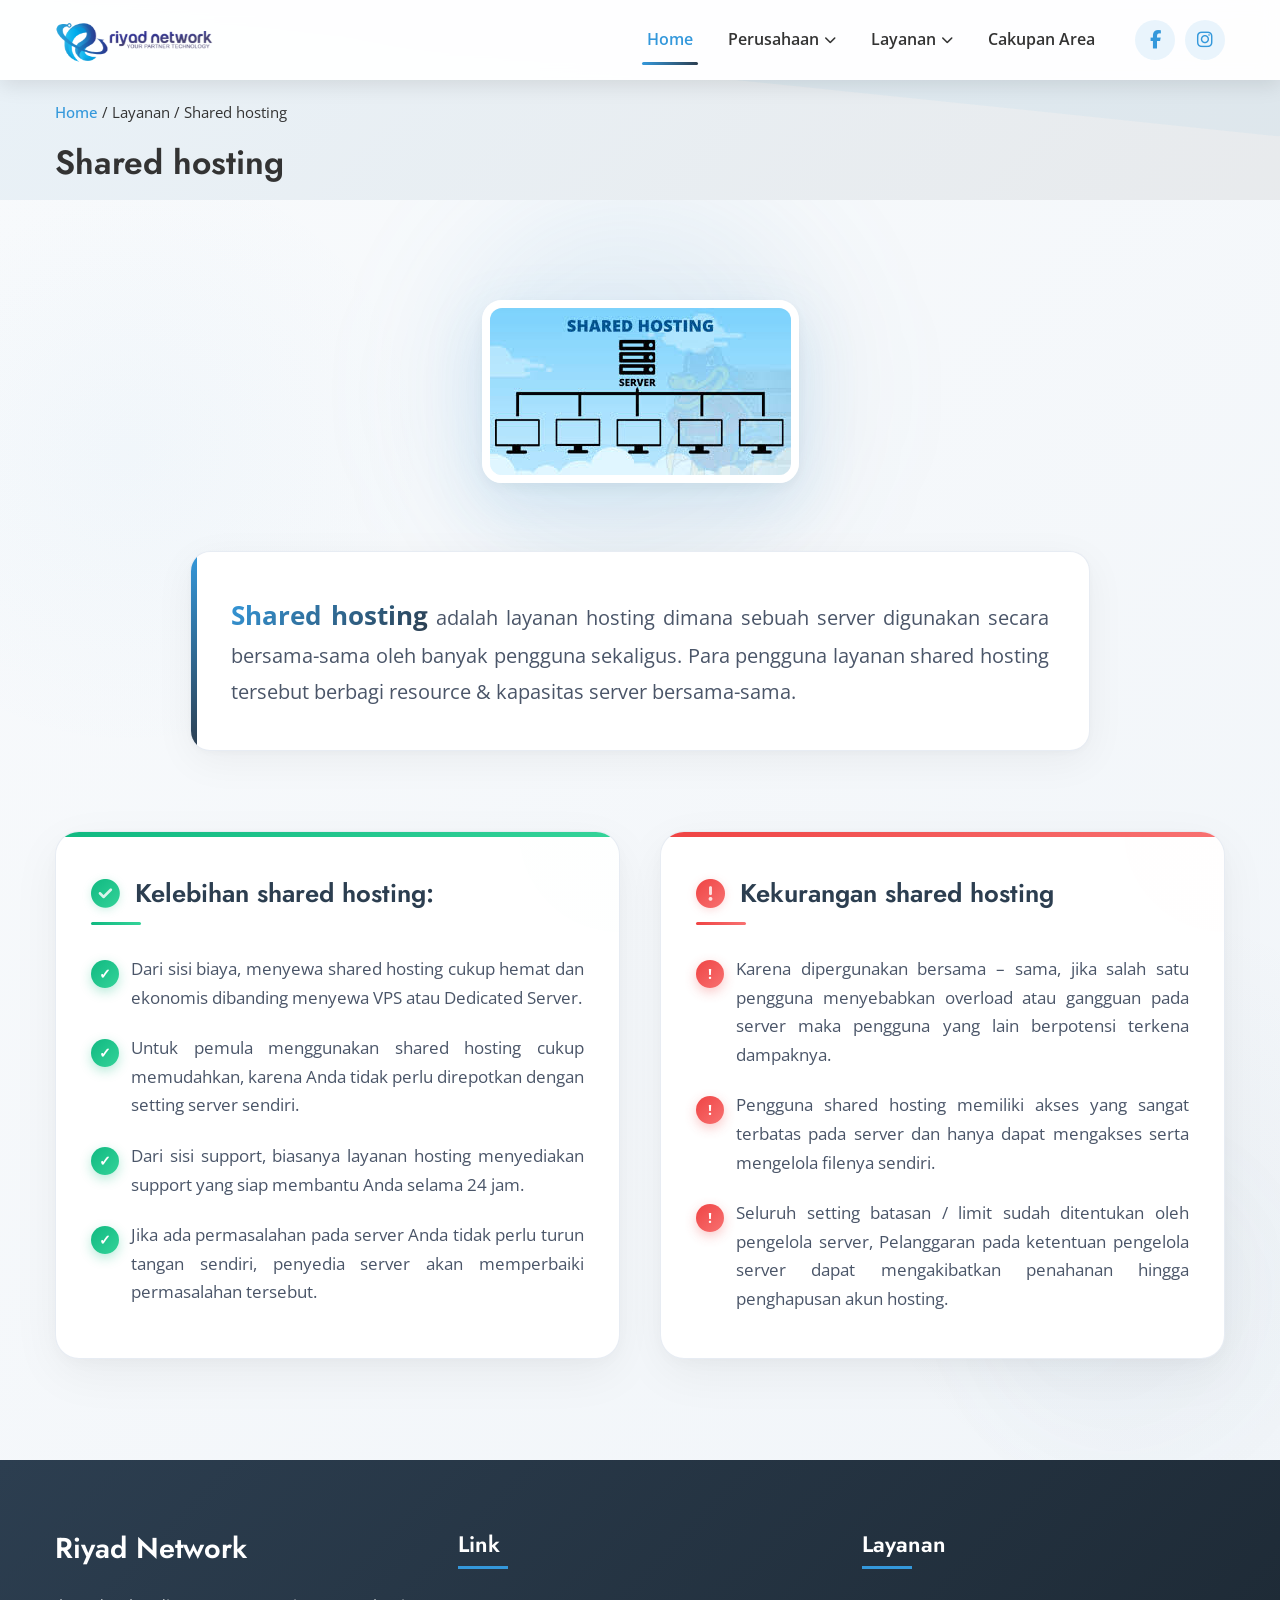
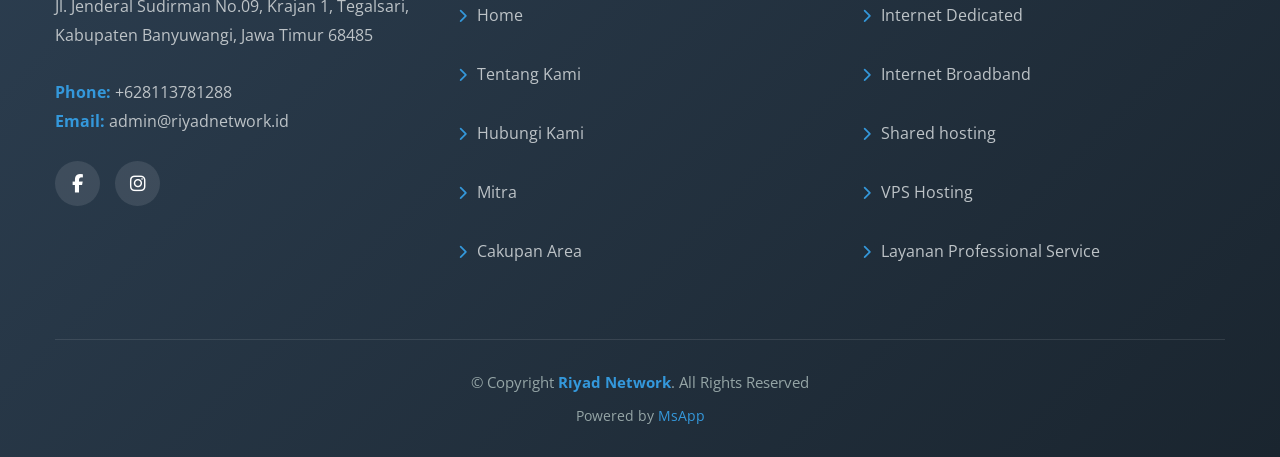
<file: components/layanan/shared-hosting.html>
<!DOCTYPE html>
<html lang="id">
<head>
    <meta charset="UTF-8">
    <meta name="viewport" content="width=device-width, initial-scale=1.0, maximum-scale=5.0, viewport-fit=cover">
    <title>Shared hosting | Riyad Network</title>
    <meta name="description" content="Layanan Internet Ultra Cepat untuk pengguna perumahan dan apartemen dengan kecepatan koneksi mencapai 100 Mbps baik untuk download maupun upload">
    <meta name="keywords" content="Riyad Network, Internet Provider, ISP, Banyuwangi">
    <!-- Favicon -->
    <!-- <link rel="icon" href="../../assets/images/favicon.png"> -->
    <link rel="icon" type="image/png" href="../../assets/images/favicon.png">
    <!-- Font Awesome -->
    <link rel="stylesheet" href="https://cdnjs.cloudflare.com/ajax/libs/font-awesome/6.4.0/css/all.min.css">
    <!-- Google Fonts -->
    <link href="https://fonts.googleapis.com/css2?family=Jost:wght@300;400;500;600;700&family=Open+Sans:wght@300;400;600;700&family=Poppins:wght@300;400;500;600;700&display=swap" rel="stylesheet">
    <!-- CSS UTAMA -->
    <link rel="stylesheet" href="../../assets/css/layanan/shared-hosting.css">
</head>
<body>
    <!-- ===== HEADER ===== -->
    <header id="header" class="fixed-top">
        <div class="container">
            <div class="header-container">
                <div class="logo">
                    <a href="../../index.html">
                        <img src="../../assets/images/logo.png" alt="Riyad Network">
                    </a>
                </div>
                <nav class="nav-menu">
                    <ul>
                        <li class="active"><a href="../../index.html">Home</a></li>
                        <li class="dropdown">
                            <a href="#" class="dropdown-toggle">Perusahaan <i class="fas fa-chevron-down"></i></a>
                            <ul class="dropdown-menu">
                                <li><a href="../../components/tentang-kami.html">Tentang Kami</a></li>
                                <li><a href="../../components/hubungi-kami.html">Hubungi Kami</a></li>
                                <li><a href="../../components/mitra.html">Mitra</a></li>
                            </ul>
                        </li>                      
                        <li class="dropdown">
                            <a href="#" class="dropdown-toggle">Layanan <i class="fas fa-chevron-down"></i></a>
                            <ul class="dropdown-menu">
                                <li class="dropdown">
                                    <a href="#" class="submenu-toggle">Layanan Internet <i class="fas fa-chevron-right"></i></a>
                                    <ul class="dropdown-submenu">
                                        <li><a href="../../components/layanan/internet-dedicated.html">Internet Dedicated</a></li>
                                        <li><a href="../../components/layanan/internet-broadband.html">Internet Broadband</a></li>
                                    </ul>
                                </li>
                                <li class="dropdown">
                                    <a href="#" class="submenu-toggle">Layanan Hosting <i class="fas fa-chevron-right"></i></a>
                                    <ul class="dropdown-submenu">
                                        <li><a href="../../components/layanan/shared-hosting.html">Shared hosting</a></li>
                                        <li><a href="../../components/layanan/vps-hosting.html">VPS Hosting</a></li>
                                    </ul>
                                </li>
                                <li><a href="../../components/layanan/professional-service.html">Layanan Professional Service</a></li>
                            </ul>
                        </li>     
                        <li><a href="../../components/area.html">Cakupan Area</a></li>
                    </ul>                   
                    <div class="header-social-links">
                        <a href="https://www.facebook.com/riyadnetwork.id" class="facebook" target="_blank"><i class="fab fa-facebook-f"></i></a>
                        <a href="https://www.instagram.com/riyadnetwork/" class="instagram" target="_blank"><i class="fab fa-instagram"></i></a>
                    </div>
                </nav>
                <button class="mobile-nav-toggle">
                    <i class="fas fa-bars"></i>
                </button>
            </div>
        </div>
    </header>

    <main id="main">

        <!-- ======= Breadcrumbs ======= -->
        <section id="breadcrumbs" class="breadcrumbs">
            <div class="container">
                <div class="breadcrumb-nav">
                    <a href="../../index.html">Home</a>
                    <span>/</span>
                    <span class="current">Layanan</span>
                    <span>/</span>
                    <span class="current">Shared hosting</span>
                </div>
                <h2>Shared hosting</h2>
            </div>
        </section>
    
        <!-- ======= Bagian Konten Shared Hosting ======= -->
        <section id="about" class="shared-hosting-section">
            <div class="container">
                <div class="shared-hosting-content">
                    <div class="section-image">
                        <img src="../../assets/images/Shared-hosting.png" alt="Shared Hosting Illustration">
                    </div>
                    <div class="section-intro">
                        <p><strong>Shared hosting</strong> adalah layanan hosting dimana sebuah server digunakan secara bersama-sama 
                            oleh banyak pengguna sekaligus. Para pengguna layanan shared hosting tersebut berbagi resource &amp; kapasitas server bersama-sama.</p>
                    </div>
                    <div class="features-grid">
                        <div class="feature-box advantage">
                            <h3><i class="fas fa-check-circle"></i> Kelebihan shared hosting:</h3>
                            <ul>
                                <li>Dari sisi biaya, menyewa shared hosting cukup hemat dan ekonomis dibanding menyewa VPS atau Dedicated Server.</li>
                                <li>Untuk pemula menggunakan shared hosting cukup memudahkan, karena Anda tidak perlu direpotkan dengan setting server sendiri.</li>
                                <li>Dari sisi support, biasanya layanan hosting menyediakan support yang siap membantu Anda selama 24 jam.</li>
                                <li>Jika ada permasalahan pada server Anda tidak perlu turun tangan sendiri, penyedia server akan memperbaiki permasalahan tersebut.</li>
                            </ul>
                        </div>
                        <div class="feature-box disadvantage">
                            <h3><i class="fas fa-exclamation-circle"></i> Kekurangan shared hosting</h3>
                            <ul>
                                <li>Karena dipergunakan bersama – sama, jika salah satu pengguna menyebabkan overload atau gangguan pada server maka pengguna yang lain berpotensi terkena dampaknya.</li>
                                <li>Pengguna shared hosting memiliki akses yang sangat terbatas pada server dan hanya dapat mengakses serta mengelola filenya sendiri.</li>
                                <li>Seluruh setting batasan / limit sudah ditentukan oleh pengelola server, Pelanggaran pada ketentuan pengelola server dapat mengakibatkan penahanan hingga penghapusan akun hosting.</li>
                            </ul>
                        </div>
                    </div>
                </div>
            </div>
        </section>
    </main>

    <!-- ===== FOOTER ===== -->
    <footer id="footer">
        <div class="container">
            <div class="footer-top">
                <div class="footer-row">
                    <div class="footer-info">
                        <h3>Riyad Network</h3>
                        <p>
                            Jl. Jenderal Sudirman No.09, Krajan 1, Tegalsari, Kabupaten Banyuwangi, Jawa Timur 68485<br><br>
                            <strong>Phone:</strong> +628113781288<br>
                            <strong>Email:</strong> admin@riyadnetwork.id<br>
                        </p>
                        <div class="social-links">
                            <a href="https://www.facebook.com/riyadnetwork.id" class="facebook" target="_blank"><i class="fab fa-facebook-f"></i></a>
                            <a href="https://www.instagram.com/riyadnetwork/" class="instagram" target="_blank"><i class="fab fa-instagram"></i></a>
                        </div>
                    </div>                    
                    <div class="footer-links">
                        <h4>Link</h4>
                        <ul>
                            <li><a href="../../index.html"><i class="fas fa-chevron-right"></i> Home</a></li>
                            <li><a href="../../components/tentang-kami.html"><i class="fas fa-chevron-right"></i> Tentang Kami</a></li>
                            <li><a href="../../components/hubungi-kami.html"><i class="fas fa-chevron-right"></i> Hubungi Kami</a></li>
                            <li><a href="../../components/mitra.html"><i class="fas fa-chevron-right"></i> Mitra</a></li>
                            <li><a href="../../components/area.html"><i class="fas fa-chevron-right"></i> Cakupan Area</a></li>
                        </ul>
                    </div>                   
                    <div class="footer-links">
                        <h4>Layanan</h4>
                        <ul>
                            <li><a href="../../components/layanan/internet-dedicated.html"><i class="fas fa-chevron-right"></i> Internet Dedicated</a></li>
                            <li><a href="../../components/layanan/internet-broadband.html"><i class="fas fa-chevron-right"></i> Internet Broadband</a></li>
                            <li><a href="../../components/layanan/shared-hosting.html"><i class="fas fa-chevron-right"></i> Shared hosting</a></li>
                            <li><a href="../../components/layanan/vps-hosting.html"><i class="fas fa-chevron-right"></i> VPS Hosting</a></li>
                            <li><a href="../../components/layanan/professional-service.html"><i class="fas fa-chevron-right"></i> Layanan Professional Service</a></li>
                        </ul>
                    </div>
                </div>
            </div>           
            <div class="footer-bottom">
                <div class="copyright">
                    © Copyright <strong><span>Riyad Network</span></strong>. All Rights Reserved
                </div>
                <div class="credits">
                    Powered by <a href="http://msapp.my.id/">MsApp</a>
                </div>
            </div>
        </div>
    </footer>
    <!-- ===== BACK TO TOP BUTTON ===== -->
    <a href="#" class="back-to-top"><i class="fas fa-arrow-up"></i></a>
    <script>
        /* ================= SAFE SCRIPT (HOSTING AMAN) ================= */
        
        // Header scroll effect
        window.addEventListener('scroll', function () {
            const header = document.getElementById('header');
            const backToTop = document.querySelector('.back-to-top');
        
            if (header) {
                header.classList.toggle('scrolled', window.scrollY > 100);
            }
        
            if (backToTop) {
                backToTop.classList.toggle('active', window.scrollY > 500);
            }
        });
        
        // Mobile navigation toggle
        const mobileNavToggle = document.querySelector('.mobile-nav-toggle');
        const navMenu = document.querySelector('.nav-menu');
        const mobileMenuOverlay = document.querySelector('.mobile-menu-overlay'); // boleh null
        const dropdownToggles = document.querySelectorAll('.dropdown-toggle');
        const submenuToggles = document.querySelectorAll('.submenu-toggle');
        
        if (mobileNavToggle && navMenu) {
            mobileNavToggle.addEventListener('click', function () {
                navMenu.classList.toggle('active');
        
                if (mobileMenuOverlay) {
                    mobileMenuOverlay.classList.toggle('active');
                }
        
                const icon = this.querySelector('i');
                if (icon) {
                    icon.classList.toggle('fa-bars');
                    icon.classList.toggle('fa-times');
                }
        
                if (!navMenu.classList.contains('active')) {
                    document.querySelectorAll('.dropdown-menu, .dropdown-submenu')
                        .forEach(menu => menu.classList.remove('active'));
                }
            });
        }
        
        // Close mobile menu via overlay (jika ada)
        if (mobileMenuOverlay && navMenu && mobileNavToggle) {
            mobileMenuOverlay.addEventListener('click', function () {
                navMenu.classList.remove('active');
                this.classList.remove('active');
        
                const icon = mobileNavToggle.querySelector('i');
                if (icon) {
                    icon.classList.remove('fa-times');
                    icon.classList.add('fa-bars');
                }
        
                document.querySelectorAll('.dropdown-menu, .dropdown-submenu')
                    .forEach(menu => menu.classList.remove('active'));
            });
        }
        
        // Handle dropdowns (mobile)
        dropdownToggles.forEach(toggle => {
            toggle.addEventListener('click', function (e) {
                if (window.innerWidth <= 768) {
                    e.preventDefault();
                    e.stopPropagation();
        
                    const dropdownMenu = this.nextElementSibling;
                    if (!dropdownMenu) return;
        
                    document.querySelectorAll('.dropdown-menu')
                        .forEach(menu => {
                            if (menu !== dropdownMenu) menu.classList.remove('active');
                        });
        
                    document.querySelectorAll('.dropdown-submenu')
                        .forEach(sub => sub.classList.remove('active'));
        
                    dropdownMenu.classList.toggle('active');
                }
            });
        });
        
        // Handle submenus (mobile)
        submenuToggles.forEach(toggle => {
            toggle.addEventListener('click', function (e) {
                if (window.innerWidth <= 768) {
                    e.preventDefault();
                    e.stopPropagation();
        
                    const submenu = this.nextElementSibling;
                    if (submenu) submenu.classList.toggle('active');
                }
            });
        });
        
        // Close mobile menu when clicking normal link
        document.querySelectorAll('.nav-menu a').forEach(link => {
            link.addEventListener('click', function () {
                if (window.innerWidth <= 768 &&
                    !this.classList.contains('dropdown-toggle') &&
                    !this.classList.contains('submenu-toggle')) {
        
                    navMenu.classList.remove('active');
        
                    if (mobileMenuOverlay) {
                        mobileMenuOverlay.classList.remove('active');
                    }
        
                    const icon = mobileNavToggle?.querySelector('i');
                    if (icon) {
                        icon.classList.remove('fa-times');
                        icon.classList.add('fa-bars');
                    }
        
                    document.querySelectorAll('.dropdown-menu, .dropdown-submenu')
                        .forEach(menu => menu.classList.remove('active'));
                }
            });
        });
        
        // Back to top
        const backToTopBtn = document.querySelector('.back-to-top');
        if (backToTopBtn) {
            backToTopBtn.addEventListener('click', function (e) {
                e.preventDefault();
                window.scrollTo({ top: 0, behavior: 'smooth' });
            });
        }
        
        // Init scroll state
        window.dispatchEvent(new Event('scroll'));
        </script>
        
</body>
</html>
</file>
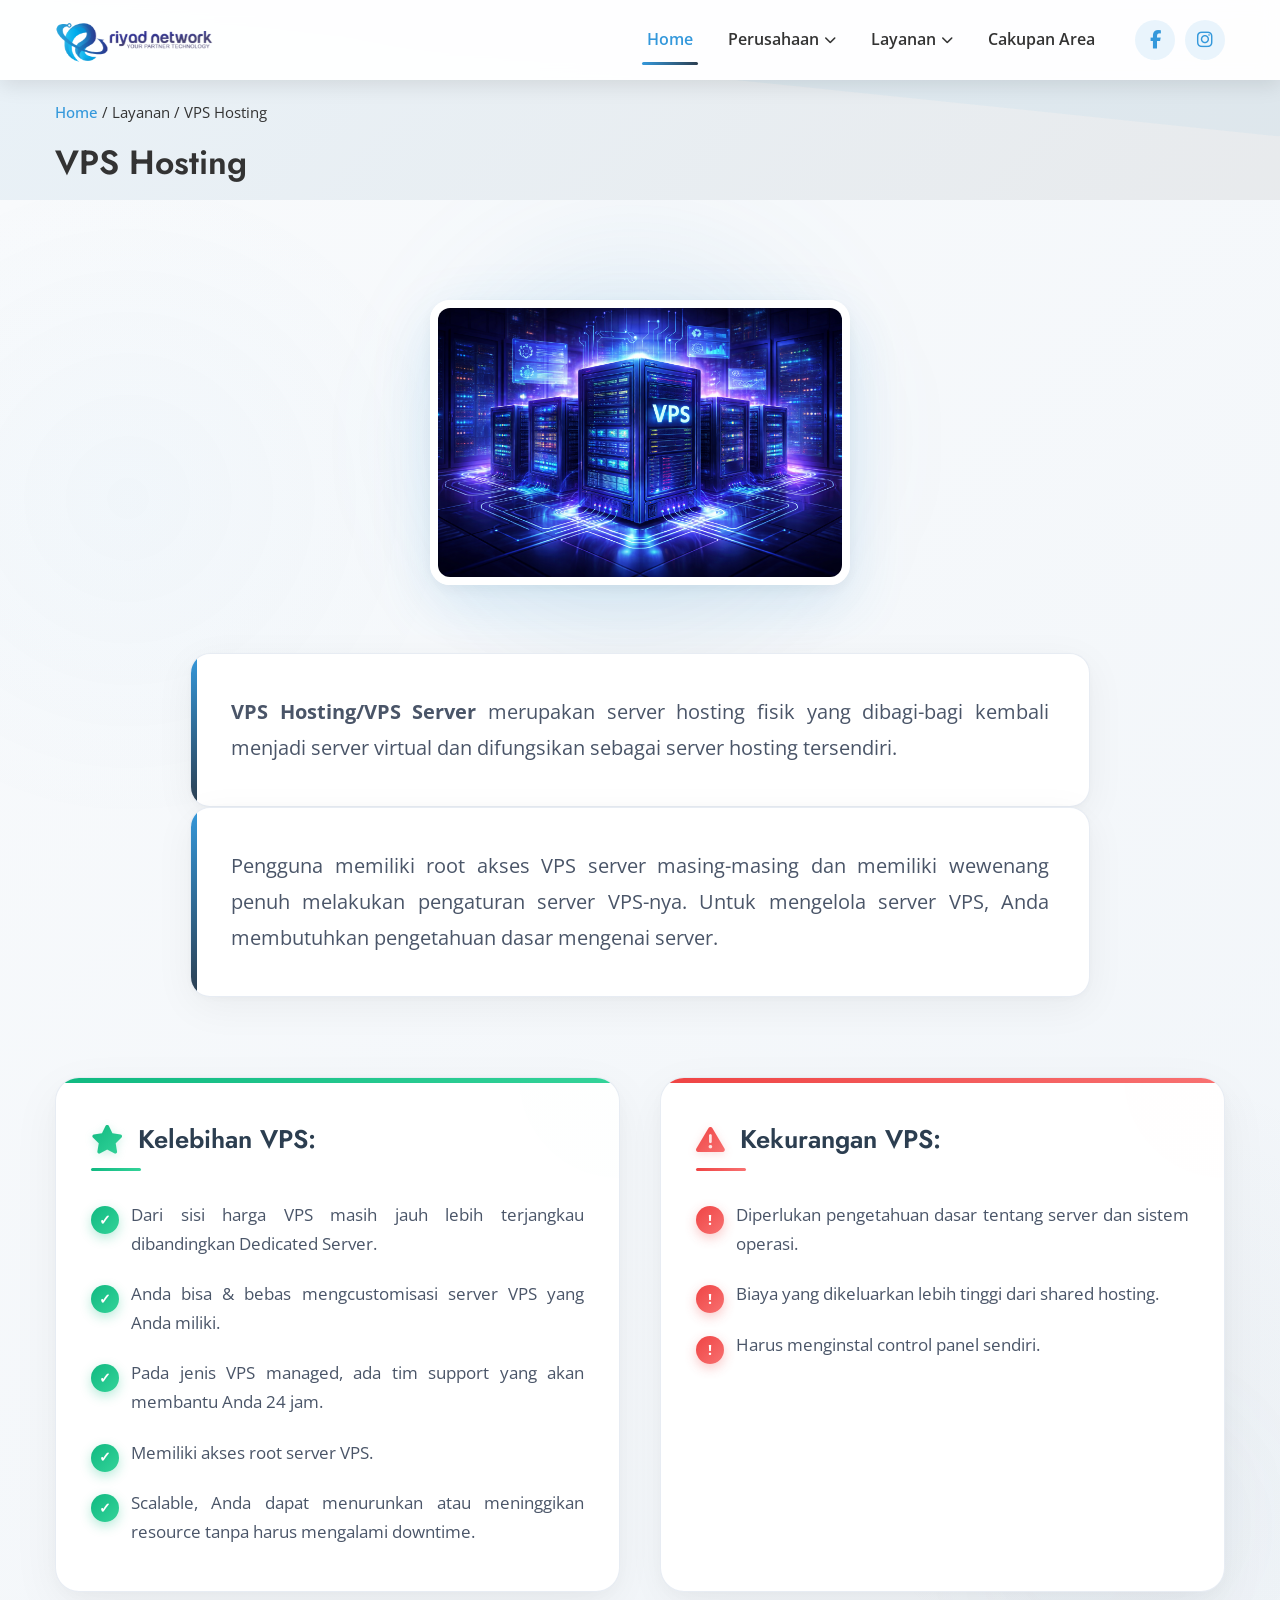
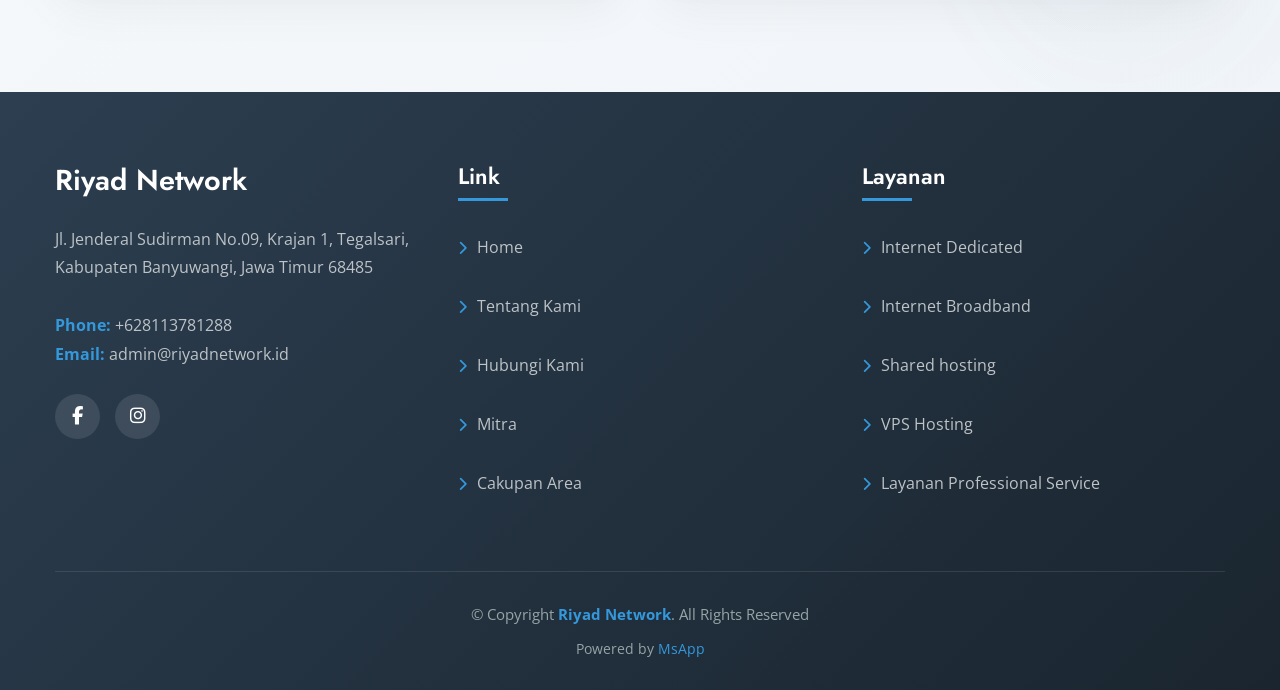
<file: components/layanan/vps-hosting.html>
<!DOCTYPE html>
<html lang="id">
<head>
    <meta charset="UTF-8">
    <meta name="viewport" content="width=device-width, initial-scale=1.0, maximum-scale=5.0, viewport-fit=cover">
    <title>VPS Hosting | Riyad Network</title>
    <meta name="description" content="Layanan Internet Ultra Cepat untuk pengguna perumahan dan apartemen dengan kecepatan koneksi mencapai 100 Mbps baik untuk download maupun upload">
    <meta name="keywords" content="Riyad Network, Internet Provider, ISP, Banyuwangi">
    <!-- Favicon -->
    <!-- <link rel="icon" href="../../assets/images/favicon.png"> -->
    <link rel="icon" type="image/png" href="../../assets/images/favicon.png">
    <!-- Font Awesome -->
    <link rel="stylesheet" href="https://cdnjs.cloudflare.com/ajax/libs/font-awesome/6.4.0/css/all.min.css">
    <!-- Google Fonts -->
    <link href="https://fonts.googleapis.com/css2?family=Jost:wght@300;400;500;600;700&family=Open+Sans:wght@300;400;600;700&family=Poppins:wght@300;400;500;600;700&display=swap" rel="stylesheet">
    <!-- CSS UTAMA -->
    <link rel="stylesheet" href="../../assets/css/layanan/vps-hosting.css">
</head>
<body>
    <!-- ===== HEADER ===== -->
    <header id="header" class="fixed-top">
        <div class="container">
            <div class="header-container">
                <div class="logo">
                    <a href="../../index.html">
                        <img src="../../assets/images/logo.png" alt="Riyad Network">
                    </a>
                </div>
                <nav class="nav-menu">
                    <ul>
                        <li class="active"><a href="../../index.html">Home</a></li>
                        <li class="dropdown">
                            <a href="#" class="dropdown-toggle">Perusahaan <i class="fas fa-chevron-down"></i></a>
                            <ul class="dropdown-menu">
                                <li><a href="../../components/tentang-kami.html">Tentang Kami</a></li>
                                <li><a href="../../components/hubungi-kami.html">Hubungi Kami</a></li>
                                <li><a href="../../components/mitra.html">Mitra</a></li>
                            </ul>
                        </li>                      
                        <li class="dropdown">
                            <a href="#" class="dropdown-toggle">Layanan <i class="fas fa-chevron-down"></i></a>
                            <ul class="dropdown-menu">
                                <li class="dropdown">
                                    <a href="#" class="submenu-toggle">Layanan Internet <i class="fas fa-chevron-right"></i></a>
                                    <ul class="dropdown-submenu">
                                        <li><a href="../../components/layanan/internet-dedicated.html">Internet Dedicated</a></li>
                                        <li><a href="../../components/layanan/internet-broadband.html">Internet Broadband</a></li>
                                    </ul>
                                </li>
                                <li class="dropdown">
                                    <a href="#" class="submenu-toggle">Layanan Hosting <i class="fas fa-chevron-right"></i></a>
                                    <ul class="dropdown-submenu">
                                        <li><a href="../../components/layanan/shared-hosting.html">Shared hosting</a></li>
                                        <li><a href="../../components/layanan/vps-hosting.html">VPS Hosting</a></li>
                                    </ul>
                                </li>
                                <li><a href="../../components/layanan/professional-service.html">Layanan Professional Service</a></li>
                            </ul>
                        </li>     
                        <li><a href="../../components/area.html">Cakupan Area</a></li>
                    </ul>                   
                    <div class="header-social-links">
                        <a href="https://www.facebook.com/riyadnetwork.id" class="facebook" target="_blank"><i class="fab fa-facebook-f"></i></a>
                        <a href="https://www.instagram.com/riyadnetwork/" class="instagram" target="_blank"><i class="fab fa-instagram"></i></a>
                    </div>
                </nav>
                <button class="mobile-nav-toggle">
                    <i class="fas fa-bars"></i>
                </button>
            </div>
        </div>
    </header>

    <main id="main">

        <!-- ======= Breadcrumbs ======= -->
        <section id="breadcrumbs" class="breadcrumbs">
            <div class="container">
                <div class="breadcrumb-nav">
                    <a href="../../index.html">Home</a>
                    <span>/</span>
                    <span class="current">Layanan</span>
                    <span>/</span>
                    <span class="current">VPS Hosting</span>
                </div>
                <h2>VPS Hosting</h2>
            </div>
        </section>
    
        <section id="about" class="vps-hosting-section">
            <div class="container">
                <div class="vps-hosting-content">
                    <!-- Hero Image -->
                    <div class="vps-hero-image">
                        <img src="../../assets/images/vps1.png" alt="VPS Hosting">
                    </div>
                    
                    <!-- Intro Section -->
                    <div class="vps-intro">
                        <p><b>VPS Hosting/VPS Server</b> merupakan server hosting fisik yang dibagi-bagi kembali menjadi server virtual dan difungsikan sebagai server hosting tersendiri.</p>
                        <p>Pengguna memiliki root akses VPS server masing-masing dan memiliki wewenang penuh melakukan pengaturan server VPS-nya. Untuk mengelola server VPS, Anda membutuhkan pengetahuan dasar mengenai server.</p>
                    </div>
                    
                    <!-- Features Grid -->
                    <div class="vps-features-grid">
                        <!-- Kelebihan -->
                        <div class="vps-feature-box advantage">
                            <h3><i class="fas fa-star"></i> Kelebihan VPS:</h3>
                            <ul>
                                <li>Dari sisi harga VPS masih jauh lebih terjangkau dibandingkan Dedicated Server.</li>
                                <li>Anda bisa & bebas mengcustomisasi server VPS yang Anda miliki.</li>
                                <li>Pada jenis VPS managed, ada tim support yang akan membantu Anda 24 jam.</li>
                                <li>Memiliki akses root server VPS.</li>
                                <li>Scalable, Anda dapat menurunkan atau meninggikan resource tanpa harus mengalami downtime.</li>
                            </ul>
                        </div>
                        
                        <!-- Kekurangan -->
                        <div class="vps-feature-box disadvantage">
                            <h3><i class="fas fa-exclamation-triangle"></i> Kekurangan VPS:</h3>
                            <ul>
                                <li>Diperlukan pengetahuan dasar tentang server dan sistem operasi.</li>
                                <li>Biaya yang dikeluarkan lebih tinggi dari shared hosting.</li>
                                <li>Harus menginstal control panel sendiri.</li>
                            </ul>
                        </div>
                    </div>
                </div>
            </div>
        </section>

    </main>

    <!-- ===== FOOTER ===== -->
    <footer id="footer">
        <div class="container">
            <div class="footer-top">
                <div class="footer-row">
                    <div class="footer-info">
                        <h3>Riyad Network</h3>
                        <p>
                            Jl. Jenderal Sudirman No.09, Krajan 1, Tegalsari, Kabupaten Banyuwangi, Jawa Timur 68485<br><br>
                            <strong>Phone:</strong> +628113781288<br>
                            <strong>Email:</strong> admin@riyadnetwork.id<br>
                        </p>
                        <div class="social-links">
                            <a href="https://www.facebook.com/riyadnetwork.id" class="facebook" target="_blank"><i class="fab fa-facebook-f"></i></a>
                            <a href="https://www.instagram.com/riyadnetwork/" class="instagram" target="_blank"><i class="fab fa-instagram"></i></a>
                        </div>
                    </div>                    
                    <div class="footer-links">
                        <h4>Link</h4>
                        <ul>
                            <li><a href="../../index.html"><i class="fas fa-chevron-right"></i> Home</a></li>
                            <li><a href="../../components/tentang-kami.html"><i class="fas fa-chevron-right"></i> Tentang Kami</a></li>
                            <li><a href="../../components/hubungi-kami.html"><i class="fas fa-chevron-right"></i> Hubungi Kami</a></li>
                            <li><a href="../../components/mitra.html"><i class="fas fa-chevron-right"></i> Mitra</a></li>
                            <li><a href="../../components/area.html"><i class="fas fa-chevron-right"></i> Cakupan Area</a></li>
                        </ul>
                    </div>                   
                    <div class="footer-links">
                        <h4>Layanan</h4>
                        <ul>
                            <li><a href="../../components/layanan/internet-dedicated.html"><i class="fas fa-chevron-right"></i> Internet Dedicated</a></li>
                            <li><a href="../../components/layanan/internet-broadband.html"><i class="fas fa-chevron-right"></i> Internet Broadband</a></li>
                            <li><a href="../../components/layanan/shared-hosting.html"><i class="fas fa-chevron-right"></i> Shared hosting</a></li>
                            <li><a href="../../components/layanan/vps-hosting.html"><i class="fas fa-chevron-right"></i> VPS Hosting</a></li>
                            <li><a href="../../components/layanan/professional-service.html"><i class="fas fa-chevron-right"></i> Layanan Professional Service</a></li>
                        </ul>
                    </div>
                </div>
            </div>           
            <div class="footer-bottom">
                <div class="copyright">
                    © Copyright <strong><span>Riyad Network</span></strong>. All Rights Reserved
                </div>
                <div class="credits">
                    Powered by <a href="http://msapp.my.id/">MsApp</a>
                </div>
            </div>
        </div>
    </footer>
    <!-- ===== BACK TO TOP BUTTON ===== -->
    <a href="#" class="back-to-top"><i class="fas fa-arrow-up"></i></a>
    <script>
        /* ================= SAFE SCRIPT (HOSTING AMAN) ================= */
        
        // Header scroll effect
        window.addEventListener('scroll', function () {
            const header = document.getElementById('header');
            const backToTop = document.querySelector('.back-to-top');
        
            if (header) {
                header.classList.toggle('scrolled', window.scrollY > 100);
            }
        
            if (backToTop) {
                backToTop.classList.toggle('active', window.scrollY > 500);
            }
        });
        
        // Mobile navigation toggle
        const mobileNavToggle = document.querySelector('.mobile-nav-toggle');
        const navMenu = document.querySelector('.nav-menu');
        const mobileMenuOverlay = document.querySelector('.mobile-menu-overlay'); // boleh null
        const dropdownToggles = document.querySelectorAll('.dropdown-toggle');
        const submenuToggles = document.querySelectorAll('.submenu-toggle');
        
        if (mobileNavToggle && navMenu) {
            mobileNavToggle.addEventListener('click', function () {
                navMenu.classList.toggle('active');
        
                if (mobileMenuOverlay) {
                    mobileMenuOverlay.classList.toggle('active');
                }
        
                const icon = this.querySelector('i');
                if (icon) {
                    icon.classList.toggle('fa-bars');
                    icon.classList.toggle('fa-times');
                }
        
                if (!navMenu.classList.contains('active')) {
                    document.querySelectorAll('.dropdown-menu, .dropdown-submenu')
                        .forEach(menu => menu.classList.remove('active'));
                }
            });
        }
        
        // Close mobile menu via overlay (jika ada)
        if (mobileMenuOverlay && navMenu && mobileNavToggle) {
            mobileMenuOverlay.addEventListener('click', function () {
                navMenu.classList.remove('active');
                this.classList.remove('active');
        
                const icon = mobileNavToggle.querySelector('i');
                if (icon) {
                    icon.classList.remove('fa-times');
                    icon.classList.add('fa-bars');
                }
        
                document.querySelectorAll('.dropdown-menu, .dropdown-submenu')
                    .forEach(menu => menu.classList.remove('active'));
            });
        }
        
        // Handle dropdowns (mobile)
        dropdownToggles.forEach(toggle => {
            toggle.addEventListener('click', function (e) {
                if (window.innerWidth <= 768) {
                    e.preventDefault();
                    e.stopPropagation();
        
                    const dropdownMenu = this.nextElementSibling;
                    if (!dropdownMenu) return;
        
                    document.querySelectorAll('.dropdown-menu')
                        .forEach(menu => {
                            if (menu !== dropdownMenu) menu.classList.remove('active');
                        });
        
                    document.querySelectorAll('.dropdown-submenu')
                        .forEach(sub => sub.classList.remove('active'));
        
                    dropdownMenu.classList.toggle('active');
                }
            });
        });
        
        // Handle submenus (mobile)
        submenuToggles.forEach(toggle => {
            toggle.addEventListener('click', function (e) {
                if (window.innerWidth <= 768) {
                    e.preventDefault();
                    e.stopPropagation();
        
                    const submenu = this.nextElementSibling;
                    if (submenu) submenu.classList.toggle('active');
                }
            });
        });
        
        // Close mobile menu when clicking normal link
        document.querySelectorAll('.nav-menu a').forEach(link => {
            link.addEventListener('click', function () {
                if (window.innerWidth <= 768 &&
                    !this.classList.contains('dropdown-toggle') &&
                    !this.classList.contains('submenu-toggle')) {
        
                    navMenu.classList.remove('active');
        
                    if (mobileMenuOverlay) {
                        mobileMenuOverlay.classList.remove('active');
                    }
        
                    const icon = mobileNavToggle?.querySelector('i');
                    if (icon) {
                        icon.classList.remove('fa-times');
                        icon.classList.add('fa-bars');
                    }
        
                    document.querySelectorAll('.dropdown-menu, .dropdown-submenu')
                        .forEach(menu => menu.classList.remove('active'));
                }
            });
        });
        
        // Back to top
        const backToTopBtn = document.querySelector('.back-to-top');
        if (backToTopBtn) {
            backToTopBtn.addEventListener('click', function (e) {
                e.preventDefault();
                window.scrollTo({ top: 0, behavior: 'smooth' });
            });
        }
        
        // Init scroll state
        window.dispatchEvent(new Event('scroll'));
        </script>
        
</body>
</html>
</file>
<file: assets/css/style.css>
* {
    margin: 0;
    padding: 0;
    box-sizing: border-box;
}

html, body {
    max-width: 100%;
    overflow-x: hidden;
    -webkit-text-size-adjust: 100%;
    -webkit-font-smoothing: antialiased;
}

body {
    font-family: 'Open Sans', sans-serif;
    background-color: #f8f9fa;
    color: #333;
    line-height: 1.6;
    overflow-x: hidden;
}

h1, h2, h3, h4, h5, h6 {
    font-family: 'Jost', sans-serif;
    font-weight: 600;
    line-height: 1.3;
}

a {
    text-decoration: none;
    color: inherit;
    transition: all 0.3s ease;
}

ul {
    list-style: none;
}

img {
    max-width: 100%;
    height: auto;
}

.container {
    width: 100%;
    max-width: 1200px;
    margin: 0 auto;
    padding: 0 15px;
}

.btn {
    display: inline-block;
    padding: 14px 32px;
    background: linear-gradient(135deg, #3498db, #2980b9);
    color: white;
    border-radius: 8px;
    font-weight: 600;
    font-size: 16px;
    text-align: center;
    cursor: pointer;
    transition: all 0.4s cubic-bezier(0.175, 0.885, 0.32, 1.275);
    border: none;
    position: relative;
    overflow: hidden;
    z-index: 1;
    transform-style: preserve-3d;
    min-height: 44px;
    min-width: 44px;
}

.btn::before {
    content: '';
    position: absolute;
    top: 0;
    left: 0;
    width: 100%;
    height: 100%;
    background: linear-gradient(135deg, #2980b9, #3498db);
    z-index: -1;
    transform: scaleX(0);
    transform-origin: right;
    transition: transform 0.4s ease;
}

.btn:hover::before {
    transform: scaleX(1);
    transform-origin: left;
}

.btn:hover {
    transform: translateY(-5px) translateZ(20px);
    box-shadow: 0 15px 30px rgba(52, 152, 219, 0.4);
}

.section-title {
    text-align: center;
    margin-bottom: 50px;
    position: relative;
}

.section-title h2 {
    font-size: 2.5rem;
    color: #2c3e50;
    margin-bottom: 15px;
    display: inline-block;
    position: relative;
}

.section-title h2::after {
    content: '';
    position: absolute;
    bottom: -10px;
    left: 50%;
    transform: translateX(-50%);
    width: 80px;
    height: 4px;
    background: linear-gradient(to right, #3498db, #2c3e50);
    border-radius: 2px;
}

.section-title p {
    color: #666;
    font-size: 1.1rem;
    max-width: 700px;
    margin: 0 auto;
}

/* ===== HEADER STYLES ===== */
#header {
    position: fixed;
    top: 0;
    left: 0;
    width: 100%;
    z-index: 1000;
    background-color: rgba(255, 255, 255, 0.95);
    box-shadow: 0 5px 20px rgba(0, 0, 0, 0.1);
    transition: all 0.4s ease;
    backdrop-filter: blur(10px);
    transform-style: preserve-3d;
}

#header.scrolled {
    padding: 10px 0;
    box-shadow: 0 10px 30px rgba(0, 0, 0, 0.15);
}

.header-container {
    display: flex;
    justify-content: space-between;
    align-items: center;
    padding: 15px 0;
}

.logo {
    display: flex;
    align-items: center;
    transform: translateZ(10px);
}

.logo a {
    display: flex;
    align-items: center;
}

.logo img {
    height: 50px;
    margin-right: 10px;
    transition: transform 0.3s ease;
}

.logo img:hover {
    transform: rotateY(15deg) translateZ(5px);
}

.logo span {
    font-family: 'Jost', sans-serif;
    font-size: 1.8rem;
    font-weight: 700;
    color: #2c3e50;
    letter-spacing: 0.5px;
}

/* Navigation Menu */
.nav-menu {
    display: flex;
    align-items: center;
}

.nav-menu ul {
    display: flex;
    margin: 0;
    padding: 0;
}

.nav-menu > ul > li {
    position: relative;
    margin-left: 25px;
}

.nav-menu > ul > li > a {
    padding: 12px 5px;
    color: #333;
    font-weight: 600;
    font-size: 16px;
    position: relative;
    display: flex;
    align-items: center;
    min-height: 44px;
}

.nav-menu > ul > li > a i {
    margin-left: 5px;
    font-size: 12px;
    transition: transform 0.3s ease;
}

.nav-menu > ul > li.active > a,
.nav-menu > ul > li:hover > a {
    color: #3498db;
}

.nav-menu > ul > li > a::after {
    content: '';
    position: absolute;
    bottom: 0;
    left: 0;
    width: 0;
    height: 3px;
    background: linear-gradient(to right, #3498db, #2c3e50);
    border-radius: 2px;
    transition: width 0.3s ease;
}

.nav-menu > ul > li.active > a::after,
.nav-menu > ul > li:hover > a::after {
    width: 100%;
}

.nav-menu > ul > li:hover > a i {
    transform: rotate(180deg);
}

/* Dropdown Menu */
.dropdown-menu {
    position: absolute;
    top: 100%;
    left: 0;
    min-width: 220px;
    background-color: white;
    box-shadow: 0 15px 30px rgba(0, 0, 0, 0.15);
    border-radius: 10px;
    opacity: 0;
    visibility: hidden;
    transform: perspective(1000px) rotateX(-20deg) translateY(10px);
    transform-origin: top center;
    transition: all 0.4s cubic-bezier(0.175, 0.885, 0.32, 1.275);
    z-index: 100;
    padding: 15px 0;
    margin-top: 10px;
    border-top: 3px solid #3498db;
}

.dropdown:hover .dropdown-menu {
    opacity: 1;
    visibility: visible;
    transform: perspective(1000px) rotateX(0) translateY(0);
}

.dropdown-menu li {
    position: relative;
}

.dropdown-menu a {
    display: flex;
    align-items: center;
    justify-content: space-between;
    padding: 12px 20px;
    color: #555;
    font-weight: 500;
    transition: all 0.3s ease;
    border-left: 3px solid transparent;
    min-height: 44px;
}

.dropdown-menu a i {
    font-size: 12px;
    margin-left: 10px;
    transition: transform 0.3s ease;
}

.dropdown-menu a:hover {
    background-color: rgba(52, 152, 219, 0.08);
    color: #3498db;
    border-left: 3px solid #3498db;
    transform: translateX(5px);
}

.dropdown-menu a:hover i {
    transform: translateX(5px);
}

/* Dropdown Submenu */
.dropdown-submenu {
    position: absolute;
    left: 100%;
    top: -15px;
    min-width: 200px;
    background-color: white;
    box-shadow: 0 15px 30px rgba(0, 0, 0, 0.15);
    border-radius: 10px;
    opacity: 0;
    visibility: hidden;
    transform: perspective(1000px) rotateY(-20deg) translateX(-10px);
    transform-origin: left center;
    transition: all 0.4s cubic-bezier(0.175, 0.885, 0.32, 1.275);
    z-index: 100;
    padding: 15px 0;
    border-top: 3px solid #2c3e50;
}

.dropdown-menu li:hover .dropdown-submenu {
    opacity: 1;
    visibility: visible;
    transform: perspective(1000px) rotateY(0) translateX(0);
}

/* Social Icons in Header */
.header-social-links {
    display: flex;
    align-items: center;
    margin-left: 25px;
}

.header-social-links a {
    display: inline-flex;
    align-items: center;
    justify-content: center;
    width: 40px;
    height: 40px;
    background-color: rgba(52, 152, 219, 0.1);
    border-radius: 50%;
    color: #3498db;
    font-size: 18px;
    margin-left: 10px;
    transition: all 0.3s cubic-bezier(0.175, 0.885, 0.32, 1.275);
    transform-style: preserve-3d;
    min-height: 40px;
    min-width: 40px;
}

.header-social-links a:hover {
    background-color: #3498db;
    color: white;
    transform: translateY(-5px) rotateY(15deg);
    box-shadow: 0 10px 20px rgba(52, 152, 219, 0.3);
}

/* Mobile Nav Toggle - Diperbarui sesuai gambar */
.mobile-nav-toggle {
    display: none;
    width: 44px;
    height: 44px;
    background: linear-gradient(135deg, #3498db, #2980b9);
    color: white;
    border-radius: 50%;
    border: none;
    font-size: 20px;
    cursor: pointer;
    align-items: center;
    justify-content: center;
    transition: all 0.3s ease;
    z-index: 1002;
    box-shadow: 0 4px 10px rgba(52, 152, 219, 0.3);
}

.mobile-nav-toggle:hover {
    background: linear-gradient(135deg, #2980b9, #3498db);
    transform: rotate(90deg);
}

/* ===== HERO SECTION ===== */
#hero {
    padding: 180px 0 100px;
    background: linear-gradient(135deg, rgba(52, 152, 219, 0.9), rgba(44, 62, 80, 0.9)), url('https://images.unsplash.com/photo-1558494949-ef010cbdcc31?ixlib=rb-4.0.3&auto=format&fit=crop&w=1350&q=80');
    background-size: cover;
    background-position: center;
    color: white;
    position: relative;
    overflow: hidden;
    transform-style: preserve-3d;
}

#hero::before {
    content: '';
    position: absolute;
    top: 0;
    left: 0;
    width: 100%;
    height: 100%;
    background: url('data:image/svg+xml,<svg xmlns="http://www.w3.org/2000/svg" viewBox="0 0 100 100" preserveAspectRatio="none"><path d="M0,0 L100,0 L100,100 Z" fill="rgba(255,255,255,0.1)"/></svg>');
    background-size: cover;
    transform: skewY(-5deg) translateY(-50px) translateZ(-50px);
    z-index: 0;
}

.hero-content {
    display: grid;
    grid-template-columns: 1fr 1fr;
    gap: 60px;
    align-items: center;
    position: relative;
    z-index: 1;
}

.hero-text {
    transform: translateZ(30px);
}

.hero-text h1 {
    font-size: 3.2rem;
    margin-bottom: 25px;
    text-shadow: 2px 2px 4px rgba(0, 0, 0, 0.3);
    line-height: 1.2;
}

.hero-text h2 {
    font-size: 1.4rem;
    margin-bottom: 35px;
    font-weight: 400;
    opacity: 0.9;
    line-height: 1.6;
}

.hero-image {
    transform-style: preserve-3d;
    perspective: 1000px;
}

.hero-image img {
    border-radius: 15px;
    box-shadow: 0 25px 50px rgba(0, 0, 0, 0.4);
    transform: rotateY(10deg) translateZ(40px);
    transition: transform 0.8s ease;
    border: 5px solid rgba(255, 255, 255, 0.1);
}

.hero-image img:hover {
    transform: rotateY(0deg) translateZ(60px);
}

/* Why Choose Section */
.why-choose {
    padding: 80px 0;
    background-color: #fff;
}

.reasons {
    display: grid;
    grid-template-columns: repeat(auto-fit, minmax(300px, 1fr));
    gap: 30px;
}

.reason {
    background: linear-gradient(145deg, #ffffff, #f0f0f0);
    padding: 30px;
    border-radius: 15px;
    box-shadow: 8px 8px 16px #d9d9d9, -8px -8px 16px #ffffff;
    transition: all 0.5s cubic-bezier(0.175, 0.885, 0.32, 1.275);
    position: relative;
    overflow: hidden;
    transform-style: preserve-3d;
}

.reason::before {
    content: '';
    position: absolute;
    top: 0;
    left: 0;
    width: 5px;
    height: 100%;
    background: linear-gradient(to bottom, #3498db, #2c3e50);
    transform: scaleY(0);
    transition: transform 0.5s;
    transform-origin: top;
}

.reason:hover {
    transform: translateY(-10px) rotateX(5deg);
    box-shadow: 15px 15px 30px #d1d1d1, -15px -15px 30px #ffffff;
}

.reason:hover::before {
    transform: scaleY(1);
}

.reason h3 {
    color: #2c3e50;
    margin-bottom: 15px;
    font-size: 1.5rem;
}

/* ===== CTA SECTION ===== */
#cta {
    padding: 100px 0;
    background: linear-gradient(135deg, #ffffff, #ffffff);
    color: rgb(0, 0, 0);
    text-align: center;
}

.cta-container {
    display: grid;
    grid-template-columns: 2fr 1fr;
    gap: 40px;
    align-items: center;
    max-width: 1000px;
    margin: 0 auto;
}

.cta-text h3 {
    font-size: 2.2rem;
    margin-bottom: 15px;
}

.cta-text p {
    font-size: 1.2rem;
    opacity: 0.9;
}

.cta-btn-container {
    display: flex;
    justify-content: center;
}

.cta-btn {
    background: linear-gradient(135deg, #3c59e7, #2b4bc0);
    padding: 15px 35px;
    font-size: 1.1rem;
    transform: translateZ(30px);
}

.cta-btn:hover {
    transform: translateY(-5px) translateZ(40px);
    box-shadow: 0 15px 30px rgba(0, 0, 0, 0.4);
}

.cta-btn::before {
    background: linear-gradient(135deg, #2bb9c0, #c8e73c);
}

/* ===== FOOTER ===== */
#footer {
    background: linear-gradient(135deg, #2c3e50, #1a252f);
    color: white;
    padding-top: 70px;
}

.footer-top {
    padding-bottom: 50px;
}

.footer-row {
    display: grid;
    grid-template-columns: repeat(3, 1fr);
    gap: 40px;
}

.footer-info h3 {
    font-size: 1.8rem;
    margin-bottom: 25px;
    color: white;
}

.footer-info p {
    margin-bottom: 20px;
    color: #bdc3c7;
    line-height: 1.8;
}

.footer-info strong {
    color: #3498db;
}

.social-links {
    display: flex;
    gap: 15px;
    margin-top: 25px;
}

.social-links a {
    display: inline-flex;
    align-items: center;
    justify-content: center;
    width: 45px;
    height: 45px;
    background-color: rgba(255, 255, 255, 0.1);
    border-radius: 50%;
    color: white;
    font-size: 18px;
    transition: all 0.3s ease;
    min-height: 45px;
    min-width: 45px;
}

.social-links a:hover {
    background-color: #3498db;
    transform: translateY(-5px);
}

.footer-links h4 {
    font-size: 1.4rem;
    margin-bottom: 25px;
    color: white;
    position: relative;
    padding-bottom: 10px;
}

.footer-links h4::after {
    content: '';
    position: absolute;
    bottom: 0;
    left: 0;
    width: 50px;
    height: 3px;
    background-color: #3498db;
}

.footer-links ul li {
    margin-bottom: 15px;
}

.footer-links ul li a {
    color: #bdc3c7;
    display: flex;
    align-items: center;
    transition: all 0.3s ease;
    min-height: 44px;
}

.footer-links ul li a:hover {
    color: #3498db;
    transform: translateX(5px);
}

.footer-links ul li i {
    margin-right: 10px;
    color: #3498db;
    font-size: 14px;
}

.footer-bottom {
    padding: 30px 0;
    border-top: 1px solid rgba(255, 255, 255, 0.1);
    text-align: center;
}

.copyright {
    color: #95a5a6;
    font-size: 0.95rem;
    margin-bottom: 10px;
}

.copyright strong {
    color: #3498db;
}

.credits {
    color: #95a5a6;
    font-size: 0.9rem;
}

.credits a {
    color: #3498db;
}

.credits a:hover {
    text-decoration: underline;
}

/* ===== BACK TO TOP ===== */
.back-to-top {
    position: fixed;
    bottom: 30px;
    right: 30px;
    width: 50px;
    height: 50px;
    background: linear-gradient(135deg, #3498db, #2980b9);
    color: white;
    border-radius: 50%;
    display: flex;
    align-items: center;
    justify-content: center;
    font-size: 20px;
    text-decoration: none;
    box-shadow: 0 5px 15px rgba(52, 152, 219, 0.4);
    transition: all 0.3s ease;
    transform: translateY(100px);
    opacity: 0;
    z-index: 999;
}

.back-to-top.active {
    transform: translateY(0);
    opacity: 1;
}

.back-to-top:hover {
    transform: translateY(-10px) rotate(360deg);
    box-shadow: 0 10px 25px rgba(52, 152, 219, 0.6);
}

/* ===== ANIMATIONS ===== */
@keyframes fadeIn {
    from { opacity: 0; transform: translateY(20px); }
    to { opacity: 1; transform: translateY(0); }
}

.fade-in {
    opacity: 0;
    transform: translateY(30px);
    transition: opacity 0.8s ease, transform 0.8s ease;
}

.fade-in.visible {
    opacity: 1;
    transform: translateY(0);
}

/* ===== RESPONSIVE STYLES - TABLET ===== */
@media (max-width: 992px) {
    .hero-content {
        grid-template-columns: 1fr;
        text-align: center;
        gap: 40px;
    }

    .hero-text h1 {
        font-size: 2.4rem;
    }

    .hero-text h2 {
        font-size: 1.2rem;
    }

    .hero-image {
        order: -1;
        max-width: 80%;
        margin: 0 auto;
    }

    .hero-image img {
        transform: rotateY(0deg) translateZ(20px);
        max-width: 100%;
    }

    .reasons {
        grid-template-columns: repeat(2, 1fr);
        gap: 20px;
    }

    .reason {
        padding: 25px 20px;
    }

    .reason h3 {
        font-size: 1.3rem;
    }

    .section-title h2 {
        font-size: 2.2rem;
    }

    .cta-container {
        grid-template-columns: 1fr;
        text-align: center;
        gap: 30px;
    }

    .cta-text h3 {
        font-size: 1.8rem;
    }

    .footer-row {
        grid-template-columns: repeat(2, 1fr);
        gap: 30px;
    }
    
    .footer-info,
    .footer-links {
        text-align: left;
    }
    
    .footer-links h4::after {
        left: 0;
        transform: none;
    }
    
    .footer-links ul li a {
        justify-content: flex-start;
    }
}

/* ===== RESPONSIVE STYLES - MOBILE (DIPERBARUI UNTUK HEADER SEPERTI GAMBAR) ===== */
@media (max-width: 768px) {
    .container {
        padding: 0 15px;
    }
    
    .header-container {
        padding: 12px 0;
        flex-wrap: nowrap;
    }

    .logo img {
        height: 40px;
    }

    .logo span {
        font-size: 1.5rem;
    }

    /* Mobile Navigation - Diperbarui sesuai gambar */
    .mobile-nav-toggle {
        display: flex;
    }

    .nav-menu {
        position: fixed;
        top: 0;
        right: -100%;
        width: 100%;
        max-width: 300px;
        height: 100vh;
        background: linear-gradient(135deg, #ffffff, #ffffff);
        transition: all 0.4s cubic-bezier(0.4, 0, 0.2, 1);
        z-index: 1001;
        padding: 80px 20px 30px;
        overflow-y: auto;
        flex-direction: column;
        align-items: flex-start;
        border-radius: 0 0 0 20px;
    }

    .nav-menu.active {
        right: 0;
        box-shadow: -5px 0 30px rgb(0, 0, 0);
    }

    .nav-menu > ul {
        flex-direction: column;
        width: 100%;
        margin-bottom: 30px;
    }

    .nav-menu > ul > li {
        margin: 0 0 8px 0;
        width: 100%;
    }

    .nav-menu > ul > li > a {
        padding: 16px 15px;
        border-bottom: 1px solid rgba(255, 255, 255, 0.1);
        color: rgb(0, 0, 0);
        font-size: 16px;
        justify-content: space-between;
        border-radius: 8px;
        transition: all 0.3s ease;
        font-weight: 500;
    }

    .nav-menu > ul > li > a:hover {
        background-color: rgba(52, 152, 219, 0.15);
        padding-left: 20px;
    }

    .nav-menu > ul > li.active > a {
        background: linear-gradient(135deg, rgba(52, 152, 219, 0.3), rgba(41, 128, 185, 0.3));
        color: #3498db;
        font-weight: 600;
        border-left: 4px solid #3498db;
    }

    .nav-menu > ul > li > a::after {
        display: none;
    }

    /* Dropdown in Mobile - Diperbarui */
    .dropdown-menu {
        position: static;
        opacity: 1;
        visibility: visible;
        transform: none;
        box-shadow: none;
        padding: 0;
        margin: 10px 0 0 20px;
        border: none;
        border-left: 3px solid #3498db;
        background: rgb(255, 255, 255);
        display: none;
        border-radius: 0 0 8px 8px;
        max-height: 0;
        overflow: hidden;
        transition: max-height 0.4s cubic-bezier(0.4, 0, 0.2, 1);
    }

    .dropdown-menu.active {
        display: block;
        max-height: 500px;
    }

    .dropdown-menu a {
        color: #000000;
        padding: 14px 20px;
        font-size: 15px;
        border-radius: 0;
    }

    .dropdown-menu a:hover {
        background-color: rgba(52, 152, 219, 0.2);
        padding-left: 25px;
    }

    .dropdown-submenu {
        position: static;
        opacity: 1;
        visibility: visible;
        transform: none;
        box-shadow: none;
        padding: 0;
        margin: 10px 0 0 20px;
        border: none;
        border-left: 3px solid #ffffff;
        background: rgb(255, 255, 255);
        display: none;
        max-height: 0;
        overflow: hidden;
        transition: max-height 0.4s cubic-bezier(0.4, 0, 0.2, 1);
        border-radius: 0 0 8px 8px;
    }

    .dropdown-submenu.active {
        display: block;
        max-height: 500px;
    }

    /* Social Icons in Mobile Menu - Diperbarui */
    .header-social-links {
        margin-left: 0;
        margin-top: 20px;
        justify-content: center;
        width: 100%;
        padding-top: 20px;
        border-top: 1px solid rgb(0, 0, 0);
    }

    /* Hero Section Mobile */
    #hero {
        padding: 140px 0 60px;
    }

    .hero-text h1 {
        font-size: 1.8rem;
        margin-bottom: 20px;
    }

    .hero-text h2 {
        font-size: 1rem;
        margin-bottom: 30px;
    }

    .hero-text .btn {
        padding: 14px 28px;
        font-size: 16px;
    }

    /* Why Choose Mobile */
    .why-choose {
        padding: 60px 0;
    }

    .section-title {
        margin-bottom: 30px;
    }

    .section-title h2 {
        font-size: 1.8rem;
    }

    .section-title p {
        font-size: 1rem;
        padding: 0 10px;
    }

    .reasons {
        grid-template-columns: 1fr;
        gap: 15px;
    }

    .reason {
        padding: 20px;
        border-radius: 10px;
    }

    .reason h3 {
        font-size: 1.2rem;
        margin-bottom: 10px;
    }

    .reason p {
        font-size: 0.95rem;
        line-height: 1.5;
    }

    /* CTA Mobile */
    #cta {
        padding: 60px 0;
    }

    .cta-container {
        padding: 0;
    }

    .cta-text h3 {
        font-size: 1.6rem;
        margin-bottom: 10px;
    }

    .cta-text p {
        font-size: 1rem;
        margin-bottom: 25px;
    }

    .cta-btn {
        padding: 14px 30px;
        font-size: 1rem;
        width: 100%;
        max-width: 250px;
    }

    /* Footer Mobile */
    .footer-top {
        padding-bottom: 40px;
    }

    .footer-row {
        grid-template-columns: 1fr;
        gap: 30px;
        text-align: left;
    }

    .footer-info h3 {
        font-size: 1.6rem;
        text-align: left;
    }

    .footer-info p {
        text-align: left;
    }
    
    .footer-links h4 {
        font-size: 1.3rem;
        text-align: left;
    }

    .footer-links h4::after {
        left: 0;
        transform: none;
    }

    .footer-links ul li a {
        justify-content: flex-start;
        text-align: left;
    }

    .social-links {
        justify-content: flex-start;
        flex-wrap: wrap;
    }

    .footer-bottom {
        padding: 20px 0;
    }

    /* Back to Top Mobile */
    .back-to-top {
        width: 45px;
        height: 45px;
        bottom: 20px;
        right: 20px;
        font-size: 18px;
    }

    /* Overlay untuk mobile menu */
    .mobile-menu-overlay {
        position: fixed;
        top: 0;
        left: 0;
        width: 100%;
        height: 100%;
        background: rgba(0, 0, 0, 0.5);
        z-index: 999;
        opacity: 0;
        visibility: hidden;
        transition: all 0.3s ease;
    }

    .mobile-menu-overlay.active {
        opacity: 1;
        visibility: visible;
    }
}

/* ===== RESPONSIVE STYLES - SMALL MOBILE ===== */
@media (max-width: 576px) {
    .hero-text h1 {
        font-size: 1.6rem;
    }

    .hero-text h2 {
        font-size: 0.95rem;
    }

    .btn {
        padding: 12px 25px;
        font-size: 15px;
    }

    .section-title h2 {
        font-size: 1.6rem;
    }

    .section-title p {
        font-size: 0.95rem;
    }

    .footer-bottom {
        padding: 20px 0;
    }

    .copyright, .credits {
        font-size: 0.9rem;
    }

    .nav-menu {
        width: 100%;
        max-width: 100%;
        padding: 80px 20px 30px;
        border-radius: 0;
    }

    .mobile-nav-toggle {
        width: 40px;
        height: 40px;
        font-size: 18px;
    }
}

/* ===== RESPONSIVE STYLES - EXTRA SMALL MOBILE ===== */
@media (max-width: 375px) {
    .hero-text h1 {
        font-size: 1.5rem;
    }

    .hero-text h2 {
        font-size: 0.9rem;
    }

    .reason h3 {
        font-size: 1.1rem;
    }

    .reason p {
        font-size: 0.9rem;
    }

    .cta-text h3 {
        font-size: 1.4rem;
    }

    .cta-btn {
        padding: 12px 25px;
        font-size: 15px;
    }

    .footer-info h3 {
        font-size: 1.4rem;
    }

    .footer-links h4 {
        font-size: 1.2rem;
    }

    .nav-menu > ul > li > a {
        padding: 14px 12px;
        font-size: 15px;
    }

    .dropdown-menu a {
        padding: 12px 15px;
        font-size: 14px;
    }
}
</file>
<file: assets/css/area.css>
/* ===== RESET ===== */
* {
    margin: 0;
    padding: 0;
    box-sizing: border-box;
}

html, body {
    max-width: 100%;
    overflow-x: hidden;
    -webkit-text-size-adjust: 100%;
    -webkit-font-smoothing: antialiased;
}

body {
    font-family: 'Open Sans', sans-serif;
    background-color: #f8f9fa;
    color: #333;
    line-height: 1.6;
    overflow-x: hidden;
}

/* ===== TYPOGRAPHY ===== */
h1, h2, h3, h4, h5, h6 {
    font-family: 'Jost', sans-serif;
    font-weight: 600;
    line-height: 1.3;
}

a {
    text-decoration: none;
    color: inherit;
    transition: all 0.3s ease;
}

ul {
    list-style: none;
}

img {
    max-width: 100%;
    height: auto;
}

/* ===== CONTAINER ===== */
.container {
    width: 100%;
    max-width: 1200px;
    margin: 0 auto;
    padding: 0 15px;
}

/* ===== BUTTON STYLES ===== */
.btn {
    display: inline-block;
    padding: 14px 32px;
    background: linear-gradient(135deg, #3498db, #2980b9);
    color: white;
    border-radius: 8px;
    font-weight: 600;
    font-size: 16px;
    text-align: center;
    cursor: pointer;
    transition: all 0.4s cubic-bezier(0.175, 0.885, 0.32, 1.275);
    border: none;
    position: relative;
    overflow: hidden;
    z-index: 1;
    transform-style: preserve-3d;
    min-height: 44px;
    min-width: 44px;
}

.btn::before {
    content: '';
    position: absolute;
    top: 0;
    left: 0;
    width: 100%;
    height: 100%;
    background: linear-gradient(135deg, #2980b9, #3498db);
    z-index: -1;
    transform: scaleX(0);
    transform-origin: right;
    transition: transform 0.4s ease;
}

.btn:hover::before {
    transform: scaleX(1);
    transform-origin: left;
}

.btn:hover {
    transform: translateY(-5px) translateZ(20px);
    box-shadow: 0 15px 30px rgba(52, 152, 219, 0.4);
}

/* ===== SECTION TITLE ===== */
.section-title {
    text-align: center;
    margin-bottom: 50px;
    position: relative;
}

.section-title h2 {
    font-size: 2.5rem;
    color: #2c3e50;
    margin-bottom: 15px;
    display: inline-block;
    position: relative;
}

.section-title h2::after {
    content: '';
    position: absolute;
    bottom: -10px;
    left: 50%;
    transform: translateX(-50%);
    width: 80px;
    height: 4px;
    background: linear-gradient(to right, #3498db, #2c3e50);
    border-radius: 2px;
}

.section-title p {
    color: #666;
    font-size: 1.1rem;
    max-width: 700px;
    margin: 0 auto;
}

/* ===== HEADER STYLES ===== */
#header {
    position: fixed;
    top: 0;
    left: 0;
    width: 100%;
    z-index: 1000;
    background-color: rgba(255, 255, 255, 0.95);
    box-shadow: 0 5px 20px rgba(0, 0, 0, 0.1);
    transition: all 0.4s ease;
    backdrop-filter: blur(10px);
    transform-style: preserve-3d;
}

#header.scrolled {
    padding: 10px 0;
    box-shadow: 0 10px 30px rgba(0, 0, 0, 0.15);
}

.header-container {
    display: flex;
    justify-content: space-between;
    align-items: center;
    padding: 15px 0;
}

.logo {
    display: flex;
    align-items: center;
    transform: translateZ(10px);
}

.logo a {
    display: flex;
    align-items: center;
}

.logo img {
    height: 50px;
    margin-right: 10px;
    transition: transform 0.3s ease;
}

.logo img:hover {
    transform: rotateY(15deg) translateZ(5px);
}

.logo span {
    font-family: 'Jost', sans-serif;
    font-size: 1.8rem;
    font-weight: 700;
    color: #2c3e50;
    letter-spacing: 0.5px;
}

/* ===== NAVIGATION MENU ===== */
.nav-menu {
    display: flex;
    align-items: center;
}

.nav-menu ul {
    display: flex;
    margin: 0;
    padding: 0;
}

.nav-menu > ul > li {
    position: relative;
    margin-left: 25px;
}

.nav-menu > ul > li > a {
    padding: 12px 5px;
    color: #333;
    font-weight: 600;
    font-size: 16px;
    position: relative;
    display: flex;
    align-items: center;
    min-height: 44px;
}

.nav-menu > ul > li > a i {
    margin-left: 5px;
    font-size: 12px;
    transition: transform 0.3s ease;
}

.nav-menu > ul > li.active > a,
.nav-menu > ul > li:hover > a {
    color: #3498db;
}

.nav-menu > ul > li > a::after {
    content: '';
    position: absolute;
    bottom: 0;
    left: 0;
    width: 0;
    height: 3px;
    background: linear-gradient(to right, #3498db, #2c3e50);
    border-radius: 2px;
    transition: width 0.3s ease;
}

.nav-menu > ul > li.active > a::after,
.nav-menu > ul > li:hover > a::after {
    width: 100%;
}

.nav-menu > ul > li:hover > a i {
    transform: rotate(180deg);
}

/* ===== DROPDOWN MENU ===== */
.dropdown-menu {
    position: absolute;
    top: 100%;
    left: 0;
    min-width: 220px;
    background-color: white;
    box-shadow: 0 15px 30px rgba(0, 0, 0, 0.15);
    border-radius: 10px;
    opacity: 0;
    visibility: hidden;
    transform: perspective(1000px) rotateX(-20deg) translateY(10px);
    transform-origin: top center;
    transition: all 0.4s cubic-bezier(0.175, 0.885, 0.32, 1.275);
    z-index: 100;
    padding: 15px 0;
    margin-top: 10px;
    border-top: 3px solid #3498db;
}

.dropdown:hover .dropdown-menu {
    opacity: 1;
    visibility: visible;
    transform: perspective(1000px) rotateX(0) translateY(0);
}

.dropdown-menu li {
    position: relative;
}

.dropdown-menu a {
    display: flex;
    align-items: center;
    justify-content: space-between;
    padding: 12px 20px;
    color: #555;
    font-weight: 500;
    transition: all 0.3s ease;
    border-left: 3px solid transparent;
    min-height: 44px;
}

.dropdown-menu a i {
    font-size: 12px;
    margin-left: 10px;
    transition: transform 0.3s ease;
}

.dropdown-menu a:hover {
    background-color: rgba(52, 152, 219, 0.08);
    color: #3498db;
    border-left: 3px solid #3498db;
    transform: translateX(5px);
}

.dropdown-menu a:hover i {
    transform: translateX(5px);
}

/* ===== DROPDOWN SUBMENU ===== */
.dropdown-submenu {
    position: absolute;
    left: 100%;
    top: -15px;
    min-width: 200px;
    background-color: white;
    box-shadow: 0 15px 30px rgba(0, 0, 0, 0.15);
    border-radius: 10px;
    opacity: 0;
    visibility: hidden;
    transform: perspective(1000px) rotateY(-20deg) translateX(-10px);
    transform-origin: left center;
    transition: all 0.4s cubic-bezier(0.175, 0.885, 0.32, 1.275);
    z-index: 100;
    padding: 15px 0;
    border-top: 3px solid #2c3e50;
}

.dropdown-menu li:hover .dropdown-submenu {
    opacity: 1;
    visibility: visible;
    transform: perspective(1000px) rotateY(0) translateX(0);
}

/* ===== SOCIAL ICONS IN HEADER ===== */
.header-social-links {
    display: flex;
    align-items: center;
    margin-left: 25px;
}

.header-social-links a {
    display: inline-flex;
    align-items: center;
    justify-content: center;
    width: 40px;
    height: 40px;
    background-color: rgba(52, 152, 219, 0.1);
    border-radius: 50%;
    color: #3498db;
    font-size: 18px;
    margin-left: 10px;
    transition: all 0.3s cubic-bezier(0.175, 0.885, 0.32, 1.275);
    transform-style: preserve-3d;
    min-height: 40px;
    min-width: 40px;
}

.header-social-links a:hover {
    background-color: #3498db;
    color: white;
    transform: translateY(-5px) rotateY(15deg);
    box-shadow: 0 10px 20px rgba(52, 152, 219, 0.3);
}

/* ===== MOBILE NAV TOGGLE ===== */
.mobile-nav-toggle {
    display: none;
    width: 44px;
    height: 44px;
    background: linear-gradient(135deg, #3498db, #2980b9);
    color: white;
    border-radius: 50%;
    border: none;
    font-size: 20px;
    cursor: pointer;
    align-items: center;
    justify-content: center;
    transition: all 0.3s ease;
    z-index: 1002;
    box-shadow: 0 4px 10px rgba(52, 152, 219, 0.3);
}

.mobile-nav-toggle:hover {
    background: linear-gradient(135deg, #2980b9, #3498db);
    transform: rotate(90deg);
}

/* ===== BREADCRUMBS ===== */
.breadcrumbs {
    height: 200px;
    padding: 100px 0 0px;
    background: linear-gradient(135deg, rgba(52, 152, 219, 0.08), rgba(44, 62, 80, 0.08));
    position: relative;
    overflow: hidden;
}

.breadcrumbs::before {
    content: '';
    position: absolute;
    top: 0;
    left: 0;
    width: 100%;
    height: 100%;
    background: url('data:image/svg+xml,<svg xmlns="http://www.w3.org/2000/svg" viewBox="0 0 100 100" preserveAspectRatio="none"><path d="M0,0 L100,0 L100,100 Z" fill="rgba(52,152,219,0.05)"/></svg>');
    background-size: cover;
    transform: skewY(-3deg) translateY(-30px);
    z-index: 0;
}

.breadcrumb-nav {
    position: relative;
    z-index: 1;
    text-align: left;
}
.breadcrumb-nav span {
    position: relative;
    z-index: 1;
    text-align: left;
    font-size: 15px;
}

.breadcrumb-nav a {
    color: #3498db;
    font-weight: 500;
    transition: all 0.3s ease;
    font-size: 15px;
}

.breadcrumb-nav a:hover {
    color: #2980b9;
    text-decoration: underline;
    font-size: 15px;
}

.breadcrumbs h2 {
    font-size: 2.1rem;
    margin-top: 15px;
    margin-bottom: 10px;
    position: relative;
    display: inline-block;
}

/* ===== FORM AREA STYLES ===== */
.contact {
    padding: 80px 0;
    background-color: #f9f9f9;
}

.section-bg {
    background-color: #f9f9f9;
    position: relative;
    overflow: hidden;
}

.section-bg::before {
    content: '';
    position: absolute;
    top: 0;
    left: 0;
    width: 100%;
    height: 100%;
    background: url('data:image/svg+xml,<svg xmlns="http://www.w3.org/2000/svg" viewBox="0 0 100 100" preserveAspectRatio="none"><path d="M0,0 L100,0 L100,100 Z" fill="rgba(52,152,219,0.03)"/></svg>');
    background-size: cover;
    transform: skewY(-2deg) translateY(-20px);
    z-index: 0;
}

.row {
    display: flex;
    flex-wrap: wrap;
    margin: 0 -15px;
    position: relative;
    z-index: 1;
}

.col-lg-12 {
    width: 100%;
    padding: 0 15px;
    margin-bottom: 30px;
}

.php-email-form {
    background: white;
    border-radius: 15px;
    box-shadow: 0 10px 30px rgba(0, 0, 0, 0.08);
    padding: 40px;
    width: 100%;
    transition: all 0.3s ease;
}

.php-email-form:hover {
    box-shadow: 0 15px 40px rgba(0, 0, 0, 0.12);
    transform: translateY(-5px);
}

.form-row {
    display: flex;
    flex-wrap: wrap;
    margin: 0 -15px;
}

.form-group {
    padding: 0 15px;
    margin-bottom: 25px;
    width: 100%;
}

@media (min-width: 768px) {
    .col-md-4 {
        width: 33.333333%;
    }
}

.form-group label {
    display: block;
    margin-bottom: 10px;
    font-weight: 600;
    color: #2c3e50;
    font-size: 16px;
    font-family: 'Jost', sans-serif;
}

.form-control {
    display: block;
    width: 100%;
    padding: 15px 20px;
    font-size: 16px;
    line-height: 1.5;
    color: #495057;
    background-color: #fff;
    background-clip: padding-box;
    border: 2px solid #e0e0e0;
    border-radius: 10px;
    transition: all 0.3s ease;
    height: 55px;
    appearance: none;
    background-image: url("data:image/svg+xml;charset=utf-8,%3Csvg xmlns='http://www.w3.org/2000/svg' viewBox='0 0 16 16'%3E%3Cpath fill='none' stroke='%23343a40' stroke-linecap='round' stroke-linejoin='round' stroke-width='2' d='M2 5l6 6 6-6'/%3E%3C/svg%3E");
    background-repeat: no-repeat;
    background-position: right 20px center;
    background-size: 16px 12px;
    padding-right: 50px;
}

.form-control:focus {
    outline: 0;
    border-color: #3498db;
    box-shadow: 0 0 0 0.2rem rgba(52, 152, 219, 0.25);
}

.form-control option {
    padding: 10px;
    font-size: 16px;
}

#lokasi {
    margin-top: 40px;
    min-height: 200px;
    background: white;
    border-radius: 15px;
    box-shadow: 0 10px 30px rgba(0, 0, 0, 0.08);
    padding: 40px;
    display: flex;
    align-items: center;
    justify-content: center;
    text-align: center;
    color: #666;
    font-size: 18px;
    transition: all 0.3s ease;
    display: none;
}

#lokasi:hover {
    box-shadow: 0 15px 40px rgba(0, 0, 0, 0.12);
}

/* ===== LOADING STATE ===== */
.loading-area {
    display: flex;
    flex-direction: column;
    align-items: center;
    justify-content: center;
    padding: 40px;
}

.loading-spinner {
    border: 4px solid rgba(52, 152, 219, 0.2);
    border-radius: 50%;
    border-top: 4px solid #3498db;
    width: 50px;
    height: 50px;
    animation: spin 1s linear infinite;
    margin-bottom: 20px;
}

@keyframes spin {
    0% { transform: rotate(0deg); }
    100% { transform: rotate(360deg); }
}

/* ===== AREA RESULT STYLES ===== */
.area-result {
    width: 100%;
}

.area-header {
    text-align: center;
    margin-bottom: 40px;
    padding-bottom: 20px;
    border-bottom: 2px solid #f0f0f0;
}

.area-header h3 {
    color: #2c3e50;
    font-size: 28px;
    margin-bottom: 10px;
}

.area-header p {
    color: #7f8c8d;
    font-size: 16px;
}

.area-details {
    display: grid;
    grid-template-columns: repeat(auto-fill, minmax(300px, 1fr));
    gap: 30px;
    margin-bottom: 40px;
}

.area-card {
    background: #f8fafc;
    border-radius: 12px;
    padding: 25px;
    border-left: 5px solid #3498db;
    transition: all 0.3s ease;
}

.area-card:hover {
    transform: translateY(-5px);
    box-shadow: 0 10px 25px rgba(52, 152, 219, 0.15);
}

.area-card h4 {
    color: #2c3e50;
    font-size: 20px;
    margin-bottom: 15px;
    display: flex;
    align-items: center;
}

.area-card h4 i {
    margin-right: 10px;
    color: #3498db;
}

.area-info p {
    margin-bottom: 10px;
    color: #555;
    display: flex;
    justify-content: space-between;
}

.area-info strong {
    color: #2c3e50;
    min-width: 120px;
}

.coverage-status {
    display: inline-block;
    padding: 6px 15px;
    border-radius: 20px;
    font-size: 14px;
    font-weight: 600;
    margin-top: 15px;
}

.status-covered {
    background-color: rgba(46, 204, 113, 0.15);
    color: #27ae60;
}

.status-not-covered {
    background-color: rgba(231, 76, 60, 0.15);
    color: #c0392b;
}

.area-map {
    margin-top: 30px;
    background: #f8fafc;
    border-radius: 12px;
    padding: 25px;
    text-align: center;
}

.map-placeholder {
    background: linear-gradient(135deg, #e0e0e0, #f5f5f5);
    border-radius: 8px;
    height: 200px;
    display: flex;
    align-items: center;
    justify-content: center;
    color: #7f8c8d;
    margin-top: 20px;
}

.area-actions {
    text-align: center;
    margin-top: 40px;
    padding-top: 30px;
    border-top: 2px solid #f0f0f0;
}

/* ===== FOOTER ===== */
#footer {
    background: linear-gradient(135deg, #2c3e50, #1a252f);
    color: white;
    padding-top: 70px;
}

.footer-top {
    padding-bottom: 50px;
}

.footer-row {
    display: grid;
    grid-template-columns: repeat(3, 1fr);
    gap: 40px;
}

.footer-info h3 {
    font-size: 1.8rem;
    margin-bottom: 25px;
    color: white;
}

.footer-info p {
    margin-bottom: 20px;
    color: #bdc3c7;
    line-height: 1.8;
}

.footer-info strong {
    color: #3498db;
}

.social-links {
    display: flex;
    gap: 15px;
    margin-top: 25px;
}

.social-links a {
    display: inline-flex;
    align-items: center;
    justify-content: center;
    width: 45px;
    height: 45px;
    background-color: rgba(255, 255, 255, 0.1);
    border-radius: 50%;
    color: white;
    font-size: 18px;
    transition: all 0.3s ease;
    min-height: 45px;
    min-width: 45px;
}

.social-links a:hover {
    background-color: #3498db;
    transform: translateY(-5px);
}

.footer-links h4 {
    font-size: 1.4rem;
    margin-bottom: 25px;
    color: white;
    position: relative;
    padding-bottom: 10px;
}

.footer-links h4::after {
    content: '';
    position: absolute;
    bottom: 0;
    left: 0;
    width: 50px;
    height: 3px;
    background-color: #3498db;
}

.footer-links ul li {
    margin-bottom: 15px;
}

.footer-links ul li a {
    color: #bdc3c7;
    display: flex;
    align-items: center;
    transition: all 0.3s ease;
    min-height: 44px;
}

.footer-links ul li a:hover {
    color: #3498db;
    transform: translateX(5px);
}

.footer-links ul li i {
    margin-right: 10px;
    color: #3498db;
    font-size: 14px;
}

.footer-bottom {
    padding: 30px 0;
    border-top: 1px solid rgba(255, 255, 255, 0.1);
    text-align: center;
}

.copyright {
    color: #95a5a6;
    font-size: 0.95rem;
    margin-bottom: 10px;
}

.copyright strong {
    color: #3498db;
}

.credits {
    color: #95a5a6;
    font-size: 0.9rem;
}

.credits a {
    color: #3498db;
}

.credits a:hover {
    text-decoration: underline;
}

/* ===== BACK TO TOP ===== */
.back-to-top {
    position: fixed;
    bottom: 30px;
    right: 30px;
    width: 50px;
    height: 50px;
    background: linear-gradient(135deg, #3498db, #2980b9);
    color: white;
    border-radius: 50%;
    display: flex;
    align-items: center;
    justify-content: center;
    font-size: 20px;
    text-decoration: none;
    box-shadow: 0 5px 15px rgba(52, 152, 219, 0.4);
    transition: all 0.3s ease;
    transform: translateY(100px);
    opacity: 0;
    z-index: 999;
}

.back-to-top.active {
    transform: translateY(0);
    opacity: 1;
}

.back-to-top:hover {
    transform: translateY(-10px) rotate(360deg);
    box-shadow: 0 10px 25px rgba(52, 152, 219, 0.6);
}

/* ===== ANIMATIONS ===== */
@keyframes fadeIn {
    from { opacity: 0; transform: translateY(20px); }
    to { opacity: 1; transform: translateY(0); }
}

.fade-in {
    opacity: 0;
    transform: translateY(30px);
    transition: opacity 0.8s ease, transform 0.8s ease;
}

.fade-in.visible {
    opacity: 1;
    transform: translateY(0);
}

/* ===== FORM FOCUS EFFECTS ===== */
.form-group:focus-within label {
    color: #3498db;
}

.form-group:focus-within .form-control {
    border-color: #3498db;
    box-shadow: 0 5px 15px rgba(52, 152, 219, 0.1);
}

/* ===== PLACEHOLDER TEXT ===== */
#lokasi.empty::before {
    content: "Pilih Kabupaten, Kecamatan, dan Desa untuk melihat informasi cakupan area";
    display: block;
    color: #95a5a6;
    font-style: italic;
}

/* ===== RESPONSIVE STYLES - TABLET ===== */
@media (max-width: 992px) {
    .section-title h2 {
        font-size: 2.2rem;
    }
    
    .footer-row {
        grid-template-columns: repeat(2, 1fr);
        gap: 30px;
    }
    
    .footer-info,
    .footer-links {
        text-align: left;
    }
    
    .footer-links h4::after {
        left: 0;
        transform: none;
    }
    
    .footer-links ul li a {
        justify-content: flex-start;
    }
    
    .contact {
        padding: 60px 0;
    }
    
    .php-email-form {
        padding: 30px;
    }
    
    .area-details {
        grid-template-columns: repeat(auto-fill, minmax(250px, 1fr));
    }
}

/* ===== RESPONSIVE STYLES - MOBILE ===== */
@media (max-width: 768px) {
    .container {
        padding: 0 15px;
    }
    
    .header-container {
        padding: 12px 0;
        flex-wrap: nowrap;
    }

    .logo img {
        height: 40px;
    }

    .logo span {
        font-size: 1.5rem;
    }

    /* Mobile Navigation */
    .mobile-nav-toggle {
        display: flex;
    }

    .nav-menu {
        position: fixed;
        top: 0;
        right: -100%;
        width: 100%;
        max-width: 300px;
        height: 100vh;
        background: linear-gradient(135deg, #ffffff, #ffffff);       
        transition: all 0.4s cubic-bezier(0.4, 0, 0.2, 1);
        z-index: 1001;
        padding: 80px 20px 30px;
        overflow-y: auto;
        flex-direction: column;
        align-items: flex-start;
        border-radius: 0 0 0 20px;
    }

    .nav-menu.active {
        right: 0;
        box-shadow: -5px 0 30px rgb(0, 0, 0);   
    }

    .nav-menu > ul {
        flex-direction: column;
        width: 100%;
        margin-bottom: 30px;
    }

    .nav-menu > ul > li {
        margin: 0 0 8px 0;
        width: 100%;
    }

    .nav-menu > ul > li > a {
        padding: 16px 15px;
        border-bottom: 1px solid rgba(255, 255, 255, 0.1);
        color: rgb(0, 0, 0);
        font-size: 16px;
        justify-content: space-between;
        border-radius: 8px;
        transition: all 0.3s ease;
        font-weight: 500;
    }

    .nav-menu > ul > li > a:hover {
        background-color: rgba(52, 152, 219, 0.15);
        padding-left: 20px;
    }

    .nav-menu > ul > li.active > a {
        background: linear-gradient(135deg, rgba(52, 152, 219, 0.3), rgba(41, 128, 185, 0.3));
        color: #3498db;
        font-weight: 600;
        border-left: 4px solid #3498db;
    }

    .nav-menu > ul > li > a::after {
        display: none;
    }

    /* Dropdown in Mobile */
    .dropdown-menu {
        position: static;
        opacity: 1;
        visibility: visible;
        transform: none;
        box-shadow: none;
        padding: 0;
        margin: 10px 0 0 20px;
        border: none;
        border-left: 3px solid #3498db;
        background: rgb(255, 255, 255);
        display: none;
        border-radius: 0 0 8px 8px;
        max-height: 0;
        overflow: hidden;
        transition: max-height 0.4s cubic-bezier(0.4, 0, 0.2, 1);
    }

    .dropdown-menu.active {
        display: block;
        max-height: 500px;
    }

    .dropdown-menu a {
        color: #000000;
        padding: 14px 20px;
        font-size: 15px;
        border-radius: 0;
    }

    .dropdown-menu a:hover {
        background-color: rgba(52, 152, 219, 0.2);
        padding-left: 25px;
    }

    .dropdown-submenu {
        position: static;
        opacity: 1;
        visibility: visible;
        transform: none;
        box-shadow: none;
        padding: 0;
        margin: 10px 0 0 20px;
        border: none;
        border-left: 3px solid #ffffff;
        background: rgb(255, 255, 255);
        display: none;
        max-height: 0;
        overflow: hidden;
        transition: max-height 0.4s cubic-bezier(0.4, 0, 0.2, 1);
        border-radius: 0 0 8px 8px;
    }

    .dropdown-submenu.active {
        display: block;
        max-height: 500px;
    }

    /* Social Icons in Mobile Menu */
    .header-social-links {
        margin-left: 0;
        margin-top: 20px;
        justify-content: center;
        width: 100%;
        padding-top: 20px;
        border-top: 1px solid rgb(0, 0, 0);
    }

    /* Breadcrumbs Mobile */
    .breadcrumbs {
        height: 180px;
        padding: 90px 0 0;
    }

    .breadcrumbs h2 {
        font-size: 1.8rem;
    }

    /* Contact Form Mobile */
    .contact {
        padding: 50px 0;
    }
    
    .php-email-form {
        padding: 25px;
    }
    
    .form-group {
        width: 100%;
        margin-bottom: 20px;
    }
    
    .col-md-4 {
        width: 100%;
    }
    
    .form-control {
        height: 50px;
    }
    
    #lokasi {
        padding: 25px;
        min-height: 150px;
        font-size: 16px;
    }
    
    .area-details {
        grid-template-columns: 1fr;
    }
    
    .area-header h3 {
        font-size: 24px;
    }

    /* Footer Mobile */
    .footer-top {
        padding-bottom: 40px;
    }

    .footer-row {
        grid-template-columns: 1fr;
        gap: 30px;
        text-align: left;
    }

    .footer-info h3 {
        font-size: 1.6rem;
        text-align: left;
    }

    .footer-info p {
        text-align: left;
    }
    
    .footer-links h4 {
        font-size: 1.3rem;
        text-align: left;
    }

    .footer-links h4::after {
        left: 0;
        transform: none;
    }

    .footer-links ul li a {
        justify-content: flex-start;
        text-align: left;
    }

    .social-links {
        justify-content: flex-start;
        flex-wrap: wrap;
    }

    .footer-bottom {
        padding: 20px 0;
    }

    /* Back to Top Mobile */
    .back-to-top {
        width: 45px;
        height: 45px;
        bottom: 20px;
        right: 20px;
        font-size: 18px;
    }

    /* Overlay untuk mobile menu */
    .mobile-menu-overlay {
        position: fixed;
        top: 0;
        left: 0;
        width: 100%;
        height: 100%;
        background: rgba(0, 0, 0, 0.5);
        z-index: 999;
        opacity: 0;
        visibility: hidden;
        transition: all 0.3s ease;
    }

    .mobile-menu-overlay.active {
        opacity: 1;
        visibility: visible;
    }
}

/* ===== RESPONSIVE STYLES - SMALL MOBILE ===== */
@media (max-width: 576px) {
    .section-title h2 {
        font-size: 1.6rem;
    }

    .section-title p {
        font-size: 0.95rem;
    }

    .btn {
        padding: 12px 25px;
        font-size: 15px;
    }

    .footer-bottom {
        padding: 20px 0;
    }

    .copyright, .credits {
        font-size: 0.9rem;
    }

    .nav-menu {
        width: 100%;
        max-width: 100%;
        padding: 80px 20px 30px;
        border-radius: 0;
    }

    .mobile-nav-toggle {
        width: 40px;
        height: 40px;
        font-size: 18px;
    }

    .breadcrumbs h2 {
        font-size: 1.6rem;
    }

    .php-email-form {
        padding: 20px;
    }
    
    #lokasi {
        padding: 20px;
        font-size: 15px;
    }
    
    .area-card {
        padding: 20px;
    }
    
    .area-header h3 {
        font-size: 22px;
    }
}

/* ===== RESPONSIVE STYLES - EXTRA SMALL MOBILE ===== */
@media (max-width: 375px) {
    .footer-info h3 {
        font-size: 1.4rem;
    }

    .footer-links h4 {
        font-size: 1.2rem;
    }

    .nav-menu > ul > li > a {
        padding: 14px 12px;
        font-size: 15px;
    }

    .dropdown-menu a {
        padding: 12px 15px;
        font-size: 14px;
    }
}
</file>
<file: assets/css/hubungi-kami.css>
/* ===== RESET ===== */
* {
    margin: 0;
    padding: 0;
    box-sizing: border-box;
}

html, body {
    max-width: 100%;
    overflow-x: hidden;
    -webkit-text-size-adjust: 100%;
    -webkit-font-smoothing: antialiased;
}

body {
    font-family: 'Open Sans', sans-serif;
    background-color: #f8f9fa;
    color: #333;
    line-height: 1.6;
    overflow-x: hidden;
}

/* ===== TYPOGRAPHY ===== */
h1, h2, h3, h4, h5, h6 {
    font-family: 'Jost', sans-serif;
    font-weight: 600;
    line-height: 1.3;
}

a {
    text-decoration: none;
    color: inherit;
    transition: all 0.3s ease;
}

ul {
    list-style: none;
}

img {
    max-width: 100%;
    height: auto;
}

/* ===== CONTAINER ===== */
.container {
    width: 100%;
    max-width: 1200px;
    margin: 0 auto;
    padding: 0 15px;
}

/* ===== BUTTON STYLES ===== */
.btn {
    display: inline-block;
    padding: 14px 32px;
    background: linear-gradient(135deg, #3498db, #2980b9);
    color: white;
    border-radius: 8px;
    font-weight: 600;
    font-size: 16px;
    text-align: center;
    cursor: pointer;
    transition: all 0.4s cubic-bezier(0.175, 0.885, 0.32, 1.275);
    border: none;
    position: relative;
    overflow: hidden;
    z-index: 1;
    transform-style: preserve-3d;
    min-height: 44px;
    min-width: 44px;
}

.btn::before {
    content: '';
    position: absolute;
    top: 0;
    left: 0;
    width: 100%;
    height: 100%;
    background: linear-gradient(135deg, #2980b9, #3498db);
    z-index: -1;
    transform: scaleX(0);
    transform-origin: right;
    transition: transform 0.4s ease;
}

.btn:hover::before {
    transform: scaleX(1);
    transform-origin: left;
}

.btn:hover {
    transform: translateY(-5px) translateZ(20px);
    box-shadow: 0 15px 30px rgba(52, 152, 219, 0.4);
}

/* ===== SECTION TITLE ===== */
.section-title {
    text-align: center;
    margin-bottom: 50px;
    position: relative;
}

.section-title h2 {
    font-size: 2.5rem;
    color: #2c3e50;
    margin-bottom: 15px;
    display: inline-block;
    position: relative;
}

.section-title h2::after {
    content: '';
    position: absolute;
    bottom: -10px;
    left: 50%;
    transform: translateX(-50%);
    width: 80px;
    height: 4px;
    background: linear-gradient(to right, #3498db, #2c3e50);
    border-radius: 2px;
}

.section-title p {
    color: #666;
    font-size: 1.1rem;
    max-width: 700px;
    margin: 0 auto;
}

/* ===== HEADER STYLES ===== */
#header {
    position: fixed;
    top: 0;
    left: 0;
    width: 100%;
    z-index: 1000;
    background-color: rgba(255, 255, 255, 0.95);
    box-shadow: 0 5px 20px rgba(0, 0, 0, 0.1);
    transition: all 0.4s ease;
    backdrop-filter: blur(10px);
    transform-style: preserve-3d;
}

#header.scrolled {
    padding: 10px 0;
    box-shadow: 0 10px 30px rgba(0, 0, 0, 0.15);
}

.header-container {
    display: flex;
    justify-content: space-between;
    align-items: center;
    padding: 15px 0;
}

.logo {
    display: flex;
    align-items: center;
    transform: translateZ(10px);
}

.logo a {
    display: flex;
    align-items: center;
}

.logo img {
    height: 50px;
    margin-right: 10px;
    transition: transform 0.3s ease;
}

.logo img:hover {
    transform: rotateY(15deg) translateZ(5px);
}

.logo span {
    font-family: 'Jost', sans-serif;
    font-size: 1.8rem;
    font-weight: 700;
    color: #2c3e50;
    letter-spacing: 0.5px;
}

/* ===== NAVIGATION MENU ===== */
.nav-menu {
    display: flex;
    align-items: center;
}

.nav-menu ul {
    display: flex;
    margin: 0;
    padding: 0;
}

.nav-menu > ul > li {
    position: relative;
    margin-left: 25px;
}

.nav-menu > ul > li > a {
    padding: 12px 5px;
    color: #333;
    font-weight: 600;
    font-size: 16px;
    position: relative;
    display: flex;
    align-items: center;
    min-height: 44px;
}

.nav-menu > ul > li > a i {
    margin-left: 5px;
    font-size: 12px;
    transition: transform 0.3s ease;
}

.nav-menu > ul > li.active > a,
.nav-menu > ul > li:hover > a {
    color: #3498db;
}

.nav-menu > ul > li > a::after {
    content: '';
    position: absolute;
    bottom: 0;
    left: 0;
    width: 0;
    height: 3px;
    background: linear-gradient(to right, #3498db, #2c3e50);
    border-radius: 2px;
    transition: width 0.3s ease;
}

.nav-menu > ul > li.active > a::after,
.nav-menu > ul > li:hover > a::after {
    width: 100%;
}

.nav-menu > ul > li:hover > a i {
    transform: rotate(180deg);
}

/* ===== DROPDOWN MENU ===== */
.dropdown-menu {
    position: absolute;
    top: 100%;
    left: 0;
    min-width: 220px;
    background-color: white;
    box-shadow: 0 15px 30px rgba(0, 0, 0, 0.15);
    border-radius: 10px;
    opacity: 0;
    visibility: hidden;
    transform: perspective(1000px) rotateX(-20deg) translateY(10px);
    transform-origin: top center;
    transition: all 0.4s cubic-bezier(0.175, 0.885, 0.32, 1.275);
    z-index: 100;
    padding: 15px 0;
    margin-top: 10px;
    border-top: 3px solid #3498db;
}

.dropdown:hover .dropdown-menu {
    opacity: 1;
    visibility: visible;
    transform: perspective(1000px) rotateX(0) translateY(0);
}

.dropdown-menu li {
    position: relative;
}

.dropdown-menu a {
    display: flex;
    align-items: center;
    justify-content: space-between;
    padding: 12px 20px;
    color: #555;
    font-weight: 500;
    transition: all 0.3s ease;
    border-left: 3px solid transparent;
    min-height: 44px;
}

.dropdown-menu a i {
    font-size: 12px;
    margin-left: 10px;
    transition: transform 0.3s ease;
}

.dropdown-menu a:hover {
    background-color: rgba(52, 152, 219, 0.08);
    color: #3498db;
    border-left: 3px solid #3498db;
    transform: translateX(5px);
}

.dropdown-menu a:hover i {
    transform: translateX(5px);
}

/* ===== DROPDOWN SUBMENU ===== */
.dropdown-submenu {
    position: absolute;
    left: 100%;
    top: -15px;
    min-width: 200px;
    background-color: white;
    box-shadow: 0 15px 30px rgba(0, 0, 0, 0.15);
    border-radius: 10px;
    opacity: 0;
    visibility: hidden;
    transform: perspective(1000px) rotateY(-20deg) translateX(-10px);
    transform-origin: left center;
    transition: all 0.4s cubic-bezier(0.175, 0.885, 0.32, 1.275);
    z-index: 100;
    padding: 15px 0;
    border-top: 3px solid #2c3e50;
}

.dropdown-menu li:hover .dropdown-submenu {
    opacity: 1;
    visibility: visible;
    transform: perspective(1000px) rotateY(0) translateX(0);
}

/* ===== SOCIAL ICONS IN HEADER ===== */
.header-social-links {
    display: flex;
    align-items: center;
    margin-left: 25px;
}

.header-social-links a {
    display: inline-flex;
    align-items: center;
    justify-content: center;
    width: 40px;
    height: 40px;
    background-color: rgba(52, 152, 219, 0.1);
    border-radius: 50%;
    color: #3498db;
    font-size: 18px;
    margin-left: 10px;
    transition: all 0.3s cubic-bezier(0.175, 0.885, 0.32, 1.275);
    transform-style: preserve-3d;
    min-height: 40px;
    min-width: 40px;
}

.header-social-links a:hover {
    background-color: #3498db;
    color: white;
    transform: translateY(-5px) rotateY(15deg);
    box-shadow: 0 10px 20px rgba(52, 152, 219, 0.3);
}

/* ===== MOBILE NAV TOGGLE ===== */
.mobile-nav-toggle {
    display: none;
    width: 44px;
    height: 44px;
    background: linear-gradient(135deg, #3498db, #2980b9);
    color: white;
    border-radius: 50%;
    border: none;
    font-size: 20px;
    cursor: pointer;
    align-items: center;
    justify-content: center;
    transition: all 0.3s ease;
    z-index: 1002;
    box-shadow: 0 4px 10px rgba(52, 152, 219, 0.3);
}

.mobile-nav-toggle:hover {
    background: linear-gradient(135deg, #2980b9, #3498db);
    transform: rotate(90deg);
}

/* ===== BREADCRUMBS ===== */
.breadcrumbs {
    height: 200px;
    padding: 100px 0 0px;
    background: linear-gradient(135deg, rgba(52, 152, 219, 0.08), rgba(44, 62, 80, 0.08));
    position: relative;
    overflow: hidden;
}

.breadcrumbs::before {
    content: '';
    position: absolute;
    top: 0;
    left: 0;
    width: 100%;
    height: 100%;
    background: url('data:image/svg+xml,<svg xmlns="http://www.w3.org/2000/svg" viewBox="0 0 100 100" preserveAspectRatio="none"><path d="M0,0 L100,0 L100,100 Z" fill="rgba(52,152,219,0.05)"/></svg>');
    background-size: cover;
    transform: skewY(-3deg) translateY(-30px);
    z-index: 0;
}

.breadcrumb-nav {
    position: relative;
    z-index: 1;
    text-align: left;
}
.breadcrumb-nav span {
    position: relative;
    z-index: 1;
    text-align: left;
    font-size: 15px;
}

.breadcrumb-nav a {
    color: #3498db;
    font-weight: 500;
    transition: all 0.3s ease;
    font-size: 15px;
}

.breadcrumb-nav a:hover {
    color: #2980b9;
    text-decoration: underline;
    font-size: 15px;
}

.breadcrumbs h2 {
    font-size: 2.1rem;
    margin-top: 15px;
    margin-bottom: 10px;
    position: relative;
    display: inline-block;
}

/* ===== CONTACT SECTION ===== */
.contact {
  padding: 80px 0;
  background-color: #f8f9fa;
}

.contact .info {
  width: 100%;
  background: white;
  border-radius: 15px;
  padding: 40px;
  box-shadow: 0 10px 40px rgba(0, 0, 0, 0.08);
  transition: all 0.3s ease;
}

.contact .info:hover {
  transform: translateY(-10px);
  box-shadow: 0 20px 50px rgba(0, 0, 0, 0.12);
}

.contact-item {
  display: flex;
  align-items: flex-start;
  margin-bottom: 30px;
  padding-bottom: 30px;
  border-bottom: 1px solid #eaeaea;
}

.contact-item:last-child {
  margin-bottom: 0;
  padding-bottom: 0;
  border-bottom: none;
}

.contact-icon {
  width: 60px;
  height: 60px;
  background: linear-gradient(135deg, #3498db, #2980b9);
  border-radius: 50%;
  display: flex;
  align-items: center;
  justify-content: center;
  margin-right: 20px;
  flex-shrink: 0;
  color: white;
  font-size: 22px;
  box-shadow: 0 8px 20px rgba(52, 152, 219, 0.25);
}

.contact-content h4 {
  font-size: 1.4rem;
  color: #2c3e50;
  margin-bottom: 8px;
  font-weight: 600;
}

.contact-content p {
  font-size: 1.1rem;
  color: #555;
  line-height: 1.6;
  margin: 0;
}

.contact-content a {
  color: #3498db;
  text-decoration: none;
  transition: all 0.3s ease;
}

.contact-content a:hover {
  color: #2980b9;
  text-decoration: underline;
}

.map-container {
  margin-top: 40px;
  border-radius: 12px;
  overflow: hidden;
  box-shadow: 0 10px 30px rgba(0, 0, 0, 0.1);
  height: 400px;
}

.map-container iframe {
  width: 100%;
  height: 100%;
  border: none;
  filter: grayscale(10%);
  transition: filter 0.3s ease;
}

.map-container iframe:hover {
  filter: grayscale(0%);
}

/* ===== ABOUT SECTION ===== */
#about {
    padding: 80px 0;
    background: #ffffff;
    position: relative;
    overflow: hidden;
}

#about::before {
    content: '';
    position: absolute;
    top: 0;
    left: 0;
    width: 100%;
    height: 100%;
    background: url('data:image/svg+xml,<svg xmlns="http://www.w3.org/2000/svg" viewBox="0 0 100 100" preserveAspectRatio="none"><path d="M0,0 L100,0 L100,100 Z" fill="rgba(52,152,219,0.03)"/></svg>');
    background-size: cover;
    transform: skewY(-2deg) translateY(-20px);
    z-index: 0;
}

#about .container {
    position: relative;
    z-index: 1;
}

#about h3 {
    margin-bottom: 20px;
    color: #2c3e50;
    font-size: 2.2rem;
    position: relative;
    display: inline-block;
}

#about h3::after {
    content: '';
    position: absolute;
    bottom: -8px;
    left: 0;
    width: 50px;
    height: 3px;
    background: linear-gradient(to right, #3498db, #2c3e50);
    border-radius: 2px;
}

#about p {
    margin-bottom: 20px;
    font-style: italic;
    color: #555;
    line-height: 1.8;
    font-size: 1.1rem;
}

/* ===== FOOTER ===== */
#footer {
    background: linear-gradient(135deg, #2c3e50, #1a252f);
    color: white;
    padding-top: 70px;
}

.footer-top {
    padding-bottom: 50px;
}

.footer-row {
    display: grid;
    grid-template-columns: repeat(3, 1fr);
    gap: 40px;
}

.footer-info h3 {
    font-size: 1.8rem;
    margin-bottom: 25px;
    color: white;
}

.footer-info p {
    margin-bottom: 20px;
    color: #bdc3c7;
    line-height: 1.8;
}

.footer-info strong {
    color: #3498db;
}

.social-links {
    display: flex;
    gap: 15px;
    margin-top: 25px;
}

.social-links a {
    display: inline-flex;
    align-items: center;
    justify-content: center;
    width: 45px;
    height: 45px;
    background-color: rgba(255, 255, 255, 0.1);
    border-radius: 50%;
    color: white;
    font-size: 18px;
    transition: all 0.3s ease;
    min-height: 45px;
    min-width: 45px;
}

.social-links a:hover {
    background-color: #3498db;
    transform: translateY(-5px);
}

.footer-links h4 {
    font-size: 1.4rem;
    margin-bottom: 25px;
    color: white;
    position: relative;
    padding-bottom: 10px;
}

.footer-links h4::after {
    content: '';
    position: absolute;
    bottom: 0;
    left: 0;
    width: 50px;
    height: 3px;
    background-color: #3498db;
}

.footer-links ul li {
    margin-bottom: 15px;
}

.footer-links ul li a {
    color: #bdc3c7;
    display: flex;
    align-items: center;
    transition: all 0.3s ease;
    min-height: 44px;
}

.footer-links ul li a:hover {
    color: #3498db;
    transform: translateX(5px);
}

.footer-links ul li i {
    margin-right: 10px;
    color: #3498db;
    font-size: 14px;
}

.footer-bottom {
    padding: 30px 0;
    border-top: 1px solid rgba(255, 255, 255, 0.1);
    text-align: center;
}

.copyright {
    color: #95a5a6;
    font-size: 0.95rem;
    margin-bottom: 10px;
}

.copyright strong {
    color: #3498db;
}

.credits {
    color: #95a5a6;
    font-size: 0.9rem;
}

.credits a {
    color: #3498db;
}

.credits a:hover {
    text-decoration: underline;
}

/* ===== BACK TO TOP ===== */
.back-to-top {
    position: fixed;
    bottom: 30px;
    right: 30px;
    width: 50px;
    height: 50px;
    background: linear-gradient(135deg, #3498db, #2980b9);
    color: white;
    border-radius: 50%;
    display: flex;
    align-items: center;
    justify-content: center;
    font-size: 20px;
    text-decoration: none;
    box-shadow: 0 5px 15px rgba(52, 152, 219, 0.4);
    transition: all 0.3s ease;
    transform: translateY(100px);
    opacity: 0;
    z-index: 999;
}

.back-to-top.active {
    transform: translateY(0);
    opacity: 1;
}

.back-to-top:hover {
    transform: translateY(-10px) rotate(360deg);
    box-shadow: 0 10px 25px rgba(52, 152, 219, 0.6);
}

/* ===== ANIMATIONS ===== */
@keyframes fadeIn {
    from { opacity: 0; transform: translateY(20px); }
    to { opacity: 1; transform: translateY(0); }
}

.fade-in {
    opacity: 0;
    transform: translateY(30px);
    transition: opacity 0.8s ease, transform 0.8s ease;
}

.fade-in.visible {
    opacity: 1;
    transform: translateY(0);
}

/* ===== RESPONSIVE STYLES - TABLET ===== */
@media (max-width: 992px) {
    .section-title h2 {
        font-size: 2.2rem;
    }
    
    .footer-row {
        grid-template-columns: repeat(2, 1fr);
        gap: 30px;
    }
    
    .footer-info,
    .footer-links {
        text-align: left;
    }
    
    .footer-links h4::after {
        left: 0;
        transform: none;
    }
    
    .footer-links ul li a {
        justify-content: flex-start;
    }
    
    /* Contact Responsive Tablet */
    .contact {
        padding: 60px 0;
    }
    
    .contact .info {
        padding: 30px;
    }
    
    .contact-icon {
        width: 55px;
        height: 55px;
        font-size: 20px;
    }
}

/* ===== RESPONSIVE STYLES - MOBILE ===== */
@media (max-width: 768px) {
    .container {
        padding: 0 15px;
    }
    
    .header-container {
        padding: 12px 0;
        flex-wrap: nowrap;
    }

    .logo img {
        height: 40px;
    }

    .logo span {
        font-size: 1.5rem;
    }

    /* Mobile Navigation */
    .mobile-nav-toggle {
        display: flex;
    }

    .nav-menu {
        position: fixed;
        top: 0;
        right: -100%;
        width: 100%;
        max-width: 300px;
        height: 100vh;
        background: linear-gradient(135deg, #ffffff, #ffffff);       
        transition: all 0.4s cubic-bezier(0.4, 0, 0.2, 1);
        z-index: 1001;
        padding: 80px 20px 30px;
        overflow-y: auto;
        flex-direction: column;
        align-items: flex-start;
        border-radius: 0 0 0 20px;
    }

    .nav-menu.active {
        right: 0;
        box-shadow: -5px 0 30px rgb(0, 0, 0);   
    }

    .nav-menu > ul {
        flex-direction: column;
        width: 100%;
        margin-bottom: 30px;
    }

    .nav-menu > ul > li {
        margin: 0 0 8px 0;
        width: 100%;
    }

    .nav-menu > ul > li > a {
        padding: 16px 15px;
        border-bottom: 1px solid rgba(255, 255, 255, 0.1);
        color: rgb(0, 0, 0);
        font-size: 16px;
        justify-content: space-between;
        border-radius: 8px;
        transition: all 0.3s ease;
        font-weight: 500;
    }

    .nav-menu > ul > li > a:hover {
        background-color: rgba(52, 152, 219, 0.15);
        padding-left: 20px;
    }

    .nav-menu > ul > li.active > a {
        background: linear-gradient(135deg, rgba(52, 152, 219, 0.3), rgba(41, 128, 185, 0.3));
        color: #3498db;
        font-weight: 600;
        border-left: 4px solid #3498db;
    }

    .nav-menu > ul > li > a::after {
        display: none;
    }

    /* Dropdown in Mobile */
    .dropdown-menu {
        position: static;
        opacity: 1;
        visibility: visible;
        transform: none;
        box-shadow: none;
        padding: 0;
        margin: 10px 0 0 20px;
        border: none;
        border-left: 3px solid #3498db;
        background: rgb(255, 255, 255);
        display: none;
        border-radius: 0 0 8px 8px;
        max-height: 0;
        overflow: hidden;
        transition: max-height 0.4s cubic-bezier(0.4, 0, 0.2, 1);
    }

    .dropdown-menu.active {
        display: block;
        max-height: 500px;
    }

    .dropdown-menu a {
        color: #000000;
        padding: 14px 20px;
        font-size: 15px;
        border-radius: 0;
    }

    .dropdown-menu a:hover {
        background-color: rgba(52, 152, 219, 0.2);
        padding-left: 25px;
    }

    .dropdown-submenu {
        position: static;
        opacity: 1;
        visibility: visible;
        transform: none;
        box-shadow: none;
        padding: 0;
        margin: 10px 0 0 20px;
        border: none;
        border-left: 3px solid #ffffff;
        background: rgb(255, 255, 255);
        display: none;
        max-height: 0;
        overflow: hidden;
        transition: max-height 0.4s cubic-bezier(0.4, 0, 0.2, 1);
        border-radius: 0 0 8px 8px;
    }

    .dropdown-submenu.active {
        display: block;
        max-height: 500px;
    }

    /* Social Icons in Mobile Menu */
    .header-social-links {
        margin-left: 0;
        margin-top: 20px;
        justify-content: center;
        width: 100%;
        padding-top: 20px;
        border-top: 1px solid rgb(0, 0, 0);
    }

    /* Breadcrumbs Mobile */
    .breadcrumbs {
        height: 180px;
        padding: 90px 0 0;
    }

    .breadcrumbs h2 {
        font-size: 1.8rem;
    }

    /* Contact Responsive Mobile */
    .contact {
        padding: 50px 0;
    }
    
    .contact .info {
        padding: 25px;
    }
    
    .contact-item {
        flex-direction: column;
        align-items: flex-start;
        margin-bottom: 25px;
        padding-bottom: 25px;
    }
    
    .contact-icon {
        margin-right: 0;
        margin-bottom: 15px;
    }
    
    .map-container {
        height: 350px;
        margin-top: 30px;
    }

    /* Footer Mobile */
    .footer-top {
        padding-bottom: 40px;
    }

    .footer-row {
        grid-template-columns: 1fr;
        gap: 30px;
        text-align: left;
    }

    .footer-info h3 {
        font-size: 1.6rem;
        text-align: left;
    }

    .footer-info p {
        text-align: left;
    }
    
    .footer-links h4 {
        font-size: 1.3rem;
        text-align: left;
    }

    .footer-links h4::after {
        left: 0;
        transform: none;
    }

    .footer-links ul li a {
        justify-content: flex-start;
        text-align: left;
    }

    .social-links {
        justify-content: flex-start;
        flex-wrap: wrap;
    }

    .footer-bottom {
        padding: 20px 0;
    }

    /* Back to Top Mobile */
    .back-to-top {
        width: 45px;
        height: 45px;
        bottom: 20px;
        right: 20px;
        font-size: 18px;
    }

    /* Overlay untuk mobile menu */
    .mobile-menu-overlay {
        position: fixed;
        top: 0;
        left: 0;
        width: 100%;
        height: 100%;
        background: rgba(0, 0, 0, 0.5);
        z-index: 999;
        opacity: 0;
        visibility: hidden;
        transition: all 0.3s ease;
    }

    .mobile-menu-overlay.active {
        opacity: 1;
        visibility: visible;
    }
}

/* ===== RESPONSIVE STYLES - SMALL MOBILE ===== */
@media (max-width: 576px) {
    .section-title h2 {
        font-size: 1.6rem;
    }

    .section-title p {
        font-size: 0.95rem;
    }

    .btn {
        padding: 12px 25px;
        font-size: 15px;
    }

    .footer-bottom {
        padding: 20px 0;
    }

    .copyright, .credits {
        font-size: 0.9rem;
    }

    .nav-menu {
        width: 100%;
        max-width: 100%;
        padding: 80px 20px 30px;
        border-radius: 0;
    }

    .mobile-nav-toggle {
        width: 40px;
        height: 40px;
        font-size: 18px;
    }

    .breadcrumbs h2 {
        font-size: 1.6rem;
    }

    #about h3 {
        font-size: 1.6rem;
    }
    
    /* Contact Responsive Small Mobile */
    .contact {
        padding: 40px 0;
    }
    
    .contact .info {
        padding: 20px;
    }
    
    .contact-icon {
        width: 50px;
        height: 50px;
        font-size: 18px;
    }
    
    .contact-content h4 {
        font-size: 1.2rem;
    }
    
    .contact-content p {
        font-size: 1rem;
    }
    
    .map-container {
        height: 300px;
        margin-top: 25px;
    }
}

/* ===== RESPONSIVE STYLES - EXTRA SMALL MOBILE ===== */
@media (max-width: 375px) {
    .footer-info h3 {
        font-size: 1.4rem;
    }

    .footer-links h4 {
        font-size: 1.2rem;
    }

    .nav-menu > ul > li > a {
        padding: 14px 12px;
        font-size: 15px;
    }

    .dropdown-menu a {
        padding: 12px 15px;
        font-size: 14px;
    }
    
    /* Contact Responsive Extra Small Mobile */
    .contact .info {
        padding: 15px;
    }
    
    .map-container {
        height: 250px;
    }
}
</file>
<file: assets/css/mitra.css>
/* ===== RESET ===== */
* {
    margin: 0;
    padding: 0;
    box-sizing: border-box;
}

html, body {
    max-width: 100%;
    overflow-x: hidden;
    -webkit-text-size-adjust: 100%;
    -webkit-font-smoothing: antialiased;
}

body {
    font-family: 'Open Sans', sans-serif;
    background-color: #f8f9fa;
    color: #333;
    line-height: 1.6;
    overflow-x: hidden;
}

/* ===== TYPOGRAPHY ===== */
h1, h2, h3, h4, h5, h6 {
    font-family: 'Jost', sans-serif;
    font-weight: 600;
    line-height: 1.3;
}

a {
    text-decoration: none;
    color: inherit;
    transition: all 0.3s ease;
}

ul {
    list-style: none;
}

img {
    max-width: 100%;
    height: auto;
}

/* ===== CONTAINER ===== */
.container {
    width: 100%;
    max-width: 1200px;
    margin: 0 auto;
    padding: 0 15px;
}

/* ===== BUTTON STYLES ===== */
.btn {
    display: inline-block;
    padding: 14px 32px;
    background: linear-gradient(135deg, #3498db, #2980b9);
    color: white;
    border-radius: 8px;
    font-weight: 600;
    font-size: 16px;
    text-align: center;
    cursor: pointer;
    transition: all 0.4s cubic-bezier(0.175, 0.885, 0.32, 1.275);
    border: none;
    position: relative;
    overflow: hidden;
    z-index: 1;
    transform-style: preserve-3d;
    min-height: 44px;
    min-width: 44px;
}

.btn::before {
    content: '';
    position: absolute;
    top: 0;
    left: 0;
    width: 100%;
    height: 100%;
    background: linear-gradient(135deg, #2980b9, #3498db);
    z-index: -1;
    transform: scaleX(0);
    transform-origin: right;
    transition: transform 0.4s ease;
}

.btn:hover::before {
    transform: scaleX(1);
    transform-origin: left;
}

.btn:hover {
    transform: translateY(-5px) translateZ(20px);
    box-shadow: 0 15px 30px rgba(52, 152, 219, 0.4);
}

/* ===== SECTION TITLE ===== */
.section-title {
    text-align: center;
    margin-bottom: 50px;
    position: relative;
}

.section-title h2 {
    font-size: 2.5rem;
    color: #2c3e50;
    margin-bottom: 15px;
    display: inline-block;
    position: relative;
}

.section-title h2::after {
    content: '';
    position: absolute;
    bottom: -10px;
    left: 50%;
    transform: translateX(-50%);
    width: 80px;
    height: 4px;
    background: linear-gradient(to right, #3498db, #2c3e50);
    border-radius: 2px;
}

.section-title p {
    color: #666;
    font-size: 1.1rem;
    max-width: 700px;
    margin: 0 auto;
}

/* ===== HEADER STYLES ===== */
#header {
    position: fixed;
    top: 0;
    left: 0;
    width: 100%;
    z-index: 1000;
    background-color: rgba(255, 255, 255, 0.95);
    box-shadow: 0 5px 20px rgba(0, 0, 0, 0.1);
    transition: all 0.4s ease;
    backdrop-filter: blur(10px);
    transform-style: preserve-3d;
}

#header.scrolled {
    padding: 10px 0;
    box-shadow: 0 10px 30px rgba(0, 0, 0, 0.15);
}

.header-container {
    display: flex;
    justify-content: space-between;
    align-items: center;
    padding: 15px 0;
}

.logo {
    display: flex;
    align-items: center;
    transform: translateZ(10px);
}

.logo a {
    display: flex;
    align-items: center;
}

.logo img {
    height: 50px;
    margin-right: 10px;
    transition: transform 0.3s ease;
}

.logo img:hover {
    transform: rotateY(15deg) translateZ(5px);
}

.logo span {
    font-family: 'Jost', sans-serif;
    font-size: 1.8rem;
    font-weight: 700;
    color: #2c3e50;
    letter-spacing: 0.5px;
}

/* ===== NAVIGATION MENU ===== */
.nav-menu {
    display: flex;
    align-items: center;
}

.nav-menu ul {
    display: flex;
    margin: 0;
    padding: 0;
}

.nav-menu > ul > li {
    position: relative;
    margin-left: 25px;
}

.nav-menu > ul > li > a {
    padding: 12px 5px;
    color: #333;
    font-weight: 600;
    font-size: 16px;
    position: relative;
    display: flex;
    align-items: center;
    min-height: 44px;
}

.nav-menu > ul > li > a i {
    margin-left: 5px;
    font-size: 12px;
    transition: transform 0.3s ease;
}

.nav-menu > ul > li.active > a,
.nav-menu > ul > li:hover > a {
    color: #3498db;
}

.nav-menu > ul > li > a::after {
    content: '';
    position: absolute;
    bottom: 0;
    left: 0;
    width: 0;
    height: 3px;
    background: linear-gradient(to right, #3498db, #2c3e50);
    border-radius: 2px;
    transition: width 0.3s ease;
}

.nav-menu > ul > li.active > a::after,
.nav-menu > ul > li:hover > a::after {
    width: 100%;
}

.nav-menu > ul > li:hover > a i {
    transform: rotate(180deg);
}

/* ===== DROPDOWN MENU ===== */
.dropdown-menu {
    position: absolute;
    top: 100%;
    left: 0;
    min-width: 220px;
    background-color: white;
    box-shadow: 0 15px 30px rgba(0, 0, 0, 0.15);
    border-radius: 10px;
    opacity: 0;
    visibility: hidden;
    transform: perspective(1000px) rotateX(-20deg) translateY(10px);
    transform-origin: top center;
    transition: all 0.4s cubic-bezier(0.175, 0.885, 0.32, 1.275);
    z-index: 100;
    padding: 15px 0;
    margin-top: 10px;
    border-top: 3px solid #3498db;
}

.dropdown:hover .dropdown-menu {
    opacity: 1;
    visibility: visible;
    transform: perspective(1000px) rotateX(0) translateY(0);
}

.dropdown-menu li {
    position: relative;
}

.dropdown-menu a {
    display: flex;
    align-items: center;
    justify-content: space-between;
    padding: 12px 20px;
    color: #555;
    font-weight: 500;
    transition: all 0.3s ease;
    border-left: 3px solid transparent;
    min-height: 44px;
}

.dropdown-menu a i {
    font-size: 12px;
    margin-left: 10px;
    transition: transform 0.3s ease;
}

.dropdown-menu a:hover {
    background-color: rgba(52, 152, 219, 0.08);
    color: #3498db;
    border-left: 3px solid #3498db;
    transform: translateX(5px);
}

.dropdown-menu a:hover i {
    transform: translateX(5px);
}

/* ===== DROPDOWN SUBMENU ===== */
.dropdown-submenu {
    position: absolute;
    left: 100%;
    top: -15px;
    min-width: 200px;
    background-color: white;
    box-shadow: 0 15px 30px rgba(0, 0, 0, 0.15);
    border-radius: 10px;
    opacity: 0;
    visibility: hidden;
    transform: perspective(1000px) rotateY(-20deg) translateX(-10px);
    transform-origin: left center;
    transition: all 0.4s cubic-bezier(0.175, 0.885, 0.32, 1.275);
    z-index: 100;
    padding: 15px 0;
    border-top: 3px solid #2c3e50;
}

.dropdown-menu li:hover .dropdown-submenu {
    opacity: 1;
    visibility: visible;
    transform: perspective(1000px) rotateY(0) translateX(0);
}

/* ===== SOCIAL ICONS IN HEADER ===== */
.header-social-links {
    display: flex;
    align-items: center;
    margin-left: 25px;
}

.header-social-links a {
    display: inline-flex;
    align-items: center;
    justify-content: center;
    width: 40px;
    height: 40px;
    background-color: rgba(52, 152, 219, 0.1);
    border-radius: 50%;
    color: #3498db;
    font-size: 18px;
    margin-left: 10px;
    transition: all 0.3s cubic-bezier(0.175, 0.885, 0.32, 1.275);
    transform-style: preserve-3d;
    min-height: 40px;
    min-width: 40px;
}

.header-social-links a:hover {
    background-color: #3498db;
    color: white;
    transform: translateY(-5px) rotateY(15deg);
    box-shadow: 0 10px 20px rgba(52, 152, 219, 0.3);
}

/* ===== MOBILE NAV TOGGLE ===== */
.mobile-nav-toggle {
    display: none;
    width: 44px;
    height: 44px;
    background: linear-gradient(135deg, #3498db, #2980b9);
    color: white;
    border-radius: 50%;
    border: none;
    font-size: 20px;
    cursor: pointer;
    align-items: center;
    justify-content: center;
    transition: all 0.3s ease;
    z-index: 1002;
    box-shadow: 0 4px 10px rgba(52, 152, 219, 0.3);
}

.mobile-nav-toggle:hover {
    background: linear-gradient(135deg, #2980b9, #3498db);
    transform: rotate(90deg);
}

/* ===== BREADCRUMBS ===== */
.breadcrumbs {
    height: 200px;
    padding: 100px 0 0px;
    background: linear-gradient(135deg, rgba(52, 152, 219, 0.08), rgba(44, 62, 80, 0.08));
    position: relative;
    overflow: hidden;
}

.breadcrumbs::before {
    content: '';
    position: absolute;
    top: 0;
    left: 0;
    width: 100%;
    height: 100%;
    background: url('data:image/svg+xml,<svg xmlns="http://www.w3.org/2000/svg" viewBox="0 0 100 100" preserveAspectRatio="none"><path d="M0,0 L100,0 L100,100 Z" fill="rgba(52,152,219,0.05)"/></svg>');
    background-size: cover;
    transform: skewY(-3deg) translateY(-30px);
    z-index: 0;
}

.breadcrumb-nav {
    position: relative;
    z-index: 1;
    text-align: left;
}
.breadcrumb-nav span {
    position: relative;
    z-index: 1;
    text-align: left;
    font-size: 15px;
}

.breadcrumb-nav a {
    color: #3498db;
    font-weight: 500;
    transition: all 0.3s ease;
    font-size: 15px;
}

.breadcrumb-nav a:hover {
    color: #2980b9;
    text-decoration: underline;
    font-size: 15px;
}

.breadcrumbs h2 {
    font-size: 2.1rem;
    margin-top: 15px;
    margin-bottom: 10px;
    position: relative;
    display: inline-block;
}

/* ===== CLIENTS SECTION ===== */
.clients {
    padding: 80px 0;
    background-color: #ffffff;
}

.clients .section-title p {
    max-width: 700px;
    margin: 0 auto 40px;
    font-size: 1.1rem;
    color: #666;
    line-height: 1.8;
}

.clients-wrap {
    display: flex;
    flex-wrap: wrap;
    justify-content: center;
    gap: 30px;
    margin-top: 40px;
}

.client-logo {
    display: flex;
    align-items: center;
    justify-content: center;
    height: 140px;
    width: 240px;
    background: #ffffff;
    border-radius: 12px;
    padding: 25px;
    box-shadow: 0 5px 25px rgba(0, 0, 0, 0.08);
    border: 1px solid #eaeaea;
    transition: all 0.4s cubic-bezier(0.175, 0.885, 0.32, 1.275);
    position: relative;
    overflow: hidden;
}

.client-logo::before {
    content: '';
    position: absolute;
    top: 0;
    left: 0;
    width: 100%;
    height: 100%;
    background: linear-gradient(135deg, rgba(52, 152, 219, 0.1), rgba(44, 62, 80, 0.05));
    opacity: 0;
    transition: opacity 0.3s ease;
    z-index: 0;
}

.client-logo:hover::before {
    opacity: 1;
}

.client-logo img {
    max-width: 180px;
    max-height: 90px;
    object-fit: contain;
    filter: grayscale(100%);
    opacity: 0.7;
    transition: all 0.4s ease;
    z-index: 1;
    position: relative;
}

.client-logo:hover img {
    filter: grayscale(0%);
    opacity: 1;
    transform: scale(1.05);
}

.client-logo:hover {
    transform: translateY(-10px);
    box-shadow: 0 15px 35px rgba(52, 152, 219, 0.15);
    border-color: rgba(52, 152, 219, 0.3);
}

/* ===== FOOTER ===== */
#footer {
    background: linear-gradient(135deg, #2c3e50, #1a252f);
    color: white;
    padding-top: 70px;
}

.footer-top {
    padding-bottom: 50px;
}

.footer-row {
    display: grid;
    grid-template-columns: repeat(3, 1fr);
    gap: 40px;
}

.footer-info h3 {
    font-size: 1.8rem;
    margin-bottom: 25px;
    color: white;
}

.footer-info p {
    margin-bottom: 20px;
    color: #bdc3c7;
    line-height: 1.8;
}

.footer-info strong {
    color: #3498db;
}

.social-links {
    display: flex;
    gap: 15px;
    margin-top: 25px;
}

.social-links a {
    display: inline-flex;
    align-items: center;
    justify-content: center;
    width: 45px;
    height: 45px;
    background-color: rgba(255, 255, 255, 0.1);
    border-radius: 50%;
    color: white;
    font-size: 18px;
    transition: all 0.3s ease;
    min-height: 45px;
    min-width: 45px;
}

.social-links a:hover {
    background-color: #3498db;
    transform: translateY(-5px);
}

.footer-links h4 {
    font-size: 1.4rem;
    margin-bottom: 25px;
    color: white;
    position: relative;
    padding-bottom: 10px;
}

.footer-links h4::after {
    content: '';
    position: absolute;
    bottom: 0;
    left: 0;
    width: 50px;
    height: 3px;
    background-color: #3498db;
}

.footer-links ul li {
    margin-bottom: 15px;
}

.footer-links ul li a {
    color: #bdc3c7;
    display: flex;
    align-items: center;
    transition: all 0.3s ease;
    min-height: 44px;
}

.footer-links ul li a:hover {
    color: #3498db;
    transform: translateX(5px);
}

.footer-links ul li i {
    margin-right: 10px;
    color: #3498db;
    font-size: 14px;
}

.footer-bottom {
    padding: 30px 0;
    border-top: 1px solid rgba(255, 255, 255, 0.1);
    text-align: center;
}

.copyright {
    color: #95a5a6;
    font-size: 0.95rem;
    margin-bottom: 10px;
}

.copyright strong {
    color: #3498db;
}

.credits {
    color: #95a5a6;
    font-size: 0.9rem;
}

.credits a {
    color: #3498db;
}

.credits a:hover {
    text-decoration: underline;
}

/* ===== BACK TO TOP ===== */
.back-to-top {
    position: fixed;
    bottom: 30px;
    right: 30px;
    width: 50px;
    height: 50px;
    background: linear-gradient(135deg, #3498db, #2980b9);
    color: white;
    border-radius: 50%;
    display: flex;
    align-items: center;
    justify-content: center;
    font-size: 20px;
    text-decoration: none;
    box-shadow: 0 5px 15px rgba(52, 152, 219, 0.4);
    transition: all 0.3s ease;
    transform: translateY(100px);
    opacity: 0;
    z-index: 999;
}

.back-to-top.active {
    transform: translateY(0);
    opacity: 1;
}

.back-to-top:hover {
    transform: translateY(-10px) rotate(360deg);
    box-shadow: 0 10px 25px rgba(52, 152, 219, 0.6);
}

/* ===== ANIMATIONS ===== */
@keyframes fadeIn {
    from { opacity: 0; transform: translateY(20px); }
    to { opacity: 1; transform: translateY(0); }
}

.fade-in {
    opacity: 0;
    transform: translateY(30px);
    transition: opacity 0.8s ease, transform 0.8s ease;
}

.fade-in.visible {
    opacity: 1;
    transform: translateY(0);
}

/* ===== RESPONSIVE STYLES - TABLET ===== */
@media (max-width: 992px) {
    .section-title h2 {
        font-size: 2.2rem;
    }
    
    .footer-row {
        grid-template-columns: repeat(2, 1fr);
        gap: 30px;
    }
    
    .footer-info,
    .footer-links {
        text-align: left;
    }
    
    .footer-links h4::after {
        left: 0;
        transform: none;
    }
    
    .footer-links ul li a {
        justify-content: flex-start;
    }
    
    /* Responsif clients untuk tablet */
    .client-logo {
        width: 220px;
        height: 130px;
    }
    
    .client-logo img {
        max-width: 160px;
        max-height: 80px;
    }
}

/* ===== RESPONSIVE STYLES - MOBILE ===== */
@media (max-width: 768px) {
    .container {
        padding: 0 15px;
    }
    
    .header-container {
        padding: 12px 0;
        flex-wrap: nowrap;
    }

    .logo img {
        height: 40px;
    }

    .logo span {
        font-size: 1.5rem;
    }

    /* Mobile Navigation */
    .mobile-nav-toggle {
        display: flex;
    }

    .nav-menu {
        position: fixed;
        top: 0;
        right: -100%;
        width: 100%;
        max-width: 300px;
        height: 100vh;
        background: linear-gradient(135deg, #ffffff, #ffffff);       
        transition: all 0.4s cubic-bezier(0.4, 0, 0.2, 1);
        z-index: 1001;
        padding: 80px 20px 30px;
        overflow-y: auto;
        flex-direction: column;
        align-items: flex-start;
        border-radius: 0 0 0 20px;
    }

    .nav-menu.active {
        right: 0;
        box-shadow: -5px 0 30px rgb(0, 0, 0);   
    }

    .nav-menu > ul {
        flex-direction: column;
        width: 100%;
        margin-bottom: 30px;
    }

    .nav-menu > ul > li {
        margin: 0 0 8px 0;
        width: 100%;
    }

    .nav-menu > ul > li > a {
        padding: 16px 15px;
        border-bottom: 1px solid rgba(255, 255, 255, 0.1);
        color: rgb(0, 0, 0);
        font-size: 16px;
        justify-content: space-between;
        border-radius: 8px;
        transition: all 0.3s ease;
        font-weight: 500;
    }

    .nav-menu > ul > li > a:hover {
        background-color: rgba(52, 152, 219, 0.15);
        padding-left: 20px;
    }

    .nav-menu > ul > li.active > a {
        background: linear-gradient(135deg, rgba(52, 152, 219, 0.3), rgba(41, 128, 185, 0.3));
        color: #3498db;
        font-weight: 600;
        border-left: 4px solid #3498db;
    }

    .nav-menu > ul > li > a::after {
        display: none;
    }

    /* Dropdown in Mobile */
    .dropdown-menu {
        position: static;
        opacity: 1;
        visibility: visible;
        transform: none;
        box-shadow: none;
        padding: 0;
        margin: 10px 0 0 20px;
        border: none;
        border-left: 3px solid #3498db;
        background: rgb(255, 255, 255);
        display: none;
        border-radius: 0 0 8px 8px;
        max-height: 0;
        overflow: hidden;
        transition: max-height 0.4s cubic-bezier(0.4, 0, 0.2, 1);
    }

    .dropdown-menu.active {
        display: block;
        max-height: 500px;
    }

    .dropdown-menu a {
        color: #000000;
        padding: 14px 20px;
        font-size: 15px;
        border-radius: 0;
    }

    .dropdown-menu a:hover {
        background-color: rgba(52, 152, 219, 0.2);
        padding-left: 25px;
    }

    .dropdown-submenu {
        position: static;
        opacity: 1;
        visibility: visible;
        transform: none;
        box-shadow: none;
        padding: 0;
        margin: 10px 0 0 20px;
        border: none;
        border-left: 3px solid #ffffff;
        background: rgb(255, 255, 255);
        display: none;
        max-height: 0;
        overflow: hidden;
        transition: max-height 0.4s cubic-bezier(0.4, 0, 0.2, 1);
        border-radius: 0 0 8px 8px;
    }

    .dropdown-submenu.active {
        display: block;
        max-height: 500px;
    }

    /* Social Icons in Mobile Menu */
    .header-social-links {
        margin-left: 0;
        margin-top: 20px;
        justify-content: center;
        width: 100%;
        padding-top: 20px;
        border-top: 1px solid rgb(0, 0, 0);
    }

    /* Breadcrumbs Mobile */
    .breadcrumbs {
        height: 180px;
        padding: 90px 0 0;
    }

    .breadcrumbs h2 {
        font-size: 1.8rem;
    }

    /* Footer Mobile */
    .footer-top {
        padding-bottom: 40px;
    }

    .footer-row {
        grid-template-columns: 1fr;
        gap: 30px;
        text-align: left;
    }

    .footer-info h3 {
        font-size: 1.6rem;
        text-align: left;
    }

    .footer-info p {
        text-align: left;
    }
    
    .footer-links h4 {
        font-size: 1.3rem;
        text-align: left;
    }

    .footer-links h4::after {
        left: 0;
        transform: none;
    }

    .footer-links ul li a {
        justify-content: flex-start;
        text-align: left;
    }

    .social-links {
        justify-content: flex-start;
        flex-wrap: wrap;
    }

    .footer-bottom {
        padding: 20px 0;
    }

    /* Back to Top Mobile */
    .back-to-top {
        width: 45px;
        height: 45px;
        bottom: 20px;
        right: 20px;
        font-size: 18px;
    }

    /* Overlay untuk mobile menu */
    .mobile-menu-overlay {
        position: fixed;
        top: 0;
        left: 0;
        width: 100%;
        height: 100%;
        background: rgba(0, 0, 0, 0.5);
        z-index: 999;
        opacity: 0;
        visibility: hidden;
        transition: all 0.3s ease;
    }

    .mobile-menu-overlay.active {
        opacity: 1;
        visibility: visible;
    }
    
    /* Mobile Clients Section */
    .clients {
        padding: 40px 0 30px;
    }
    
    .clients .section-title {
        margin-bottom: 30px;
    }
    
    .clients .section-title p {
        font-size: 0.95rem;
        line-height: 1.6;
        margin-bottom: 0;
        padding: 0 10px;
    }
    
    .clients-wrap {
        display: grid;
        grid-template-columns: repeat(2, 1fr);
        gap: 15px;
        margin-top: 20px;
        padding: 0 10px;
    }
    
    .col-lg-3,
    .col-md-4,
    .col-xs-6 {
        flex: 0 0 50%;
        max-width: 50%;
        padding: 0 5px;
        margin-bottom: 0;
    }
    
    .client-logo {
        width: 100%;
        height: 100px;
        padding: 15px;
        border-radius: 10px;
        margin: 0 auto;
        box-shadow: 0 3px 15px rgba(0, 0, 0, 0.08);
    }
    
    .client-logo img {
        max-width: 120px;
        max-height: 60px;
        filter: grayscale(0%);
        opacity: 1;
    }
    
    .client-logo:hover {
        transform: translateY(-5px);
        box-shadow: 0 8px 20px rgba(52, 152, 219, 0.15);
    }
    
    .div-tooltip {
        position: relative;
    }
    
    /* Tambahkan touch feedback untuk mobile */
    .client-logo:active {
        transform: scale(0.98);
        transition: transform 0.1s ease;
    }
}

/* ===== RESPONSIVE STYLES - SMALL MOBILE ===== */
@media (max-width: 576px) {
    .section-title h2 {
        font-size: 1.6rem;
    }

    .section-title p {
        font-size: 0.95rem;
    }

    .btn {
        padding: 12px 25px;
        font-size: 15px;
    }

    .footer-bottom {
        padding: 20px 0;
    }

    .copyright, .credits {
        font-size: 0.9rem;
    }

    .nav-menu {
        width: 100%;
        max-width: 100%;
        padding: 80px 20px 30px;
        border-radius: 0;
    }

    .mobile-nav-toggle {
        width: 40px;
        height: 40px;
        font-size: 18px;
    }

    .breadcrumbs h2 {
        font-size: 1.6rem;
    }
    
    /* Small Mobile Clients */
    .clients {
        padding: 30px 0 20px;
    }
    
    .clients .section-title p {
        font-size: 0.9rem;
        padding: 0 5px;
    }
    
    .clients-wrap {
        gap: 12px;
        padding: 0 5px;
    }
    
    .client-logo {
        height: 90px;
        padding: 12px;
        border-radius: 8px;
    }
    
    .client-logo img {
        max-width: 100px;
        max-height: 50px;
    }
    
    .col-lg-3,
    .col-md-4,
    .col-xs-6 {
        padding: 0 3px;
    }
}

/* ===== RESPONSIVE STYLES - EXTRA SMALL MOBILE ===== */
@media (max-width: 375px) {
    .footer-info h3 {
        font-size: 1.4rem;
    }

    .footer-links h4 {
        font-size: 1.2rem;
    }

    .nav-menu > ul > li > a {
        padding: 14px 12px;
        font-size: 15px;
    }

    .dropdown-menu a {
        padding: 12px 15px;
        font-size: 14px;
    }
    
    /* Extra Small Mobile Clients */
    .clients {
        padding: 25px 0 15px;
    }
    
    .clients-wrap {
        grid-template-columns: 1fr;
        gap: 15px;
        max-width: 280px;
        margin-left: auto;
        margin-right: auto;
    }
    
    .col-lg-3,
    .col-md-4,
    .col-xs-6 {
        flex: 0 0 100%;
        max-width: 100%;
        padding: 0;
    }
    
    .client-logo {
        height: 85px;
        padding: 15px;
        border-radius: 8px;
    }
    
    .client-logo img {
        max-width: 150px;
        max-height: 55px;
    }
    
    /* Animasi khusus untuk mobile kecil */
    .client-logo[data-aos="zoom-in"] {
        animation: mobileFadeIn 0.5s ease forwards;
    }
}

/* ===== ANIMASI UNTUK CLIENTS ===== */
@keyframes fadeInUpLogo {
    from {
        opacity: 0;
        transform: translateY(30px);
    }
    to {
        opacity: 1;
        transform: translateY(0);
    }
}

@keyframes mobileFadeIn {
    from {
        opacity: 0;
        transform: translateY(20px) scale(0.95);
    }
    to {
        opacity: 1;
        transform: translateY(0) scale(1);
    }
}

.client-logo[data-aos="zoom-in"] {
    animation: fadeInUpLogo 0.6s ease forwards;
}

/* ===== OPTIMASI UNTUK TOUCH DEVICES ===== */
@media (hover: none) and (pointer: coarse) {
    .client-logo:hover {
        transform: none;
        box-shadow: 0 5px 15px rgba(0, 0, 0, 0.08);
    }
    
    .client-logo:active {
        transform: scale(0.96);
        box-shadow: 0 8px 20px rgba(52, 152, 219, 0.15);
        background-color: rgba(52, 152, 219, 0.05);
    }
}

/* ===== FIX UNTUK iOS SAFARI ===== */
@supports (-webkit-touch-callout: none) {
    .client-logo {
        -webkit-tap-highlight-color: transparent;
    }
    
    .client-logo:active {
        background-color: rgba(52, 152, 219, 0.05);
    }
}

/* ===== PERBAIKAN UNTUK TABLET LANDSCAPE ===== */
@media (min-width: 769px) and (max-width: 1024px) and (orientation: landscape) {
    .clients-wrap {
        gap: 20px;
    }
    
    .client-logo {
        width: 200px;
        height: 120px;
    }
    
    .client-logo img {
        max-width: 160px;
        max-height: 80px;
    }
}

/* ===== RESPONSIVE CLIENTS UNTUK 1200PX ===== */
@media (max-width: 1200px) {
    .client-logo {
        width: 220px;
        height: 130px;
    }
}
</file>
<file: assets/css/tentang-kami.css>
/* ===== RESET ===== */
* {
    margin: 0;
    padding: 0;
    box-sizing: border-box;
}

html, body {
    max-width: 100%;
    overflow-x: hidden;
    -webkit-text-size-adjust: 100%;
    -webkit-font-smoothing: antialiased;
}

body {
    font-family: 'Open Sans', sans-serif;
    background-color: #f8f9fa;
    color: #333;
    line-height: 1.6;
    overflow-x: hidden;
}

/* ===== TYPOGRAPHY ===== */
h1, h2, h3, h4, h5, h6 {
    font-family: 'Jost', sans-serif;
    font-weight: 600;
    line-height: 1.3;
}

a {
    text-decoration: none;
    color: inherit;
    transition: all 0.3s ease;
}

ul {
    list-style: none;
}

img {
    max-width: 100%;
    height: auto;
}

/* ===== CONTAINER ===== */
.container {
    width: 100%;
    max-width: 1200px;
    margin: 0 auto;
    padding: 0 15px;
}

/* ===== BUTTON STYLES ===== */
.btn {
    display: inline-block;
    padding: 14px 32px;
    background: linear-gradient(135deg, #3498db, #2980b9);
    color: white;
    border-radius: 8px;
    font-weight: 600;
    font-size: 16px;
    text-align: center;
    cursor: pointer;
    transition: all 0.4s cubic-bezier(0.175, 0.885, 0.32, 1.275);
    border: none;
    position: relative;
    overflow: hidden;
    z-index: 1;
    transform-style: preserve-3d;
    min-height: 44px;
    min-width: 44px;
}

.btn::before {
    content: '';
    position: absolute;
    top: 0;
    left: 0;
    width: 100%;
    height: 100%;
    background: linear-gradient(135deg, #2980b9, #3498db);
    z-index: -1;
    transform: scaleX(0);
    transform-origin: right;
    transition: transform 0.4s ease;
}

.btn:hover::before {
    transform: scaleX(1);
    transform-origin: left;
}

.btn:hover {
    transform: translateY(-5px) translateZ(20px);
    box-shadow: 0 15px 30px rgba(52, 152, 219, 0.4);
}

/* ===== SECTION TITLE ===== */
.section-title {
    text-align: center;
    margin-bottom: 50px;
    position: relative;
}

.section-title h2 {
    font-size: 2.5rem;
    color: #2c3e50;
    margin-bottom: 15px;
    display: inline-block;
    position: relative;
}

.section-title h2::after {
    content: '';
    position: absolute;
    bottom: -10px;
    left: 50%;
    transform: translateX(-50%);
    width: 80px;
    height: 4px;
    background: linear-gradient(to right, #3498db, #2c3e50);
    border-radius: 2px;
}

.section-title p {
    color: #666;
    font-size: 1.1rem;
    max-width: 700px;
    margin: 0 auto;
}

/* ===== HEADER STYLES ===== */
#header {
    position: fixed;
    top: 0;
    left: 0;
    width: 100%;
    z-index: 1000;
    background-color: rgba(255, 255, 255, 0.95);
    box-shadow: 0 5px 20px rgba(0, 0, 0, 0.1);
    transition: all 0.4s ease;
    backdrop-filter: blur(10px);
    transform-style: preserve-3d;
}

#header.scrolled {
    padding: 10px 0;
    box-shadow: 0 10px 30px rgba(0, 0, 0, 0.15);
}

.header-container {
    display: flex;
    justify-content: space-between;
    align-items: center;
    padding: 15px 0;
}

.logo {
    display: flex;
    align-items: center;
    transform: translateZ(10px);
}

.logo a {
    display: flex;
    align-items: center;
}

.logo img {
    height: 50px;
    margin-right: 10px;
    transition: transform 0.3s ease;
}

.logo img:hover {
    transform: rotateY(15deg) translateZ(5px);
}

.logo span {
    font-family: 'Jost', sans-serif;
    font-size: 1.8rem;
    font-weight: 700;
    color: #2c3e50;
    letter-spacing: 0.5px;
}

/* ===== NAVIGATION MENU ===== */
.nav-menu {
    display: flex;
    align-items: center;
}

.nav-menu ul {
    display: flex;
    margin: 0;
    padding: 0;
}

.nav-menu > ul > li {
    position: relative;
    margin-left: 25px;
}

.nav-menu > ul > li > a {
    padding: 12px 5px;
    color: #333;
    font-weight: 600;
    font-size: 16px;
    position: relative;
    display: flex;
    align-items: center;
    min-height: 44px;
}

.nav-menu > ul > li > a i {
    margin-left: 5px;
    font-size: 12px;
    transition: transform 0.3s ease;
}

.nav-menu > ul > li.active > a,
.nav-menu > ul > li:hover > a {
    color: #3498db;
}

.nav-menu > ul > li > a::after {
    content: '';
    position: absolute;
    bottom: 0;
    left: 0;
    width: 0;
    height: 3px;
    background: linear-gradient(to right, #3498db, #2c3e50);
    border-radius: 2px;
    transition: width 0.3s ease;
}

.nav-menu > ul > li.active > a::after,
.nav-menu > ul > li:hover > a::after {
    width: 100%;
}

.nav-menu > ul > li:hover > a i {
    transform: rotate(180deg);
}

/* ===== DROPDOWN MENU ===== */
.dropdown-menu {
    position: absolute;
    top: 100%;
    left: 0;
    min-width: 220px;
    background-color: white;
    box-shadow: 0 15px 30px rgba(0, 0, 0, 0.15);
    border-radius: 10px;
    opacity: 0;
    visibility: hidden;
    transform: perspective(1000px) rotateX(-20deg) translateY(10px);
    transform-origin: top center;
    transition: all 0.4s cubic-bezier(0.175, 0.885, 0.32, 1.275);
    z-index: 100;
    padding: 15px 0;
    margin-top: 10px;
    border-top: 3px solid #3498db;
}

.dropdown:hover .dropdown-menu {
    opacity: 1;
    visibility: visible;
    transform: perspective(1000px) rotateX(0) translateY(0);
}

.dropdown-menu li {
    position: relative;
}

.dropdown-menu a {
    display: flex;
    align-items: center;
    justify-content: space-between;
    padding: 12px 20px;
    color: #555;
    font-weight: 500;
    transition: all 0.3s ease;
    border-left: 3px solid transparent;
    min-height: 44px;
}

.dropdown-menu a i {
    font-size: 12px;
    margin-left: 10px;
    transition: transform 0.3s ease;
}

.dropdown-menu a:hover {
    background-color: rgba(52, 152, 219, 0.08);
    color: #3498db;
    border-left: 3px solid #3498db;
    transform: translateX(5px);
}

.dropdown-menu a:hover i {
    transform: translateX(5px);
}

/* ===== DROPDOWN SUBMENU ===== */
.dropdown-submenu {
    position: absolute;
    left: 100%;
    top: -15px;
    min-width: 200px;
    background-color: white;
    box-shadow: 0 15px 30px rgba(0, 0, 0, 0.15);
    border-radius: 10px;
    opacity: 0;
    visibility: hidden;
    transform: perspective(1000px) rotateY(-20deg) translateX(-10px);
    transform-origin: left center;
    transition: all 0.4s cubic-bezier(0.175, 0.885, 0.32, 1.275);
    z-index: 100;
    padding: 15px 0;
    border-top: 3px solid #2c3e50;
}

.dropdown-menu li:hover .dropdown-submenu {
    opacity: 1;
    visibility: visible;
    transform: perspective(1000px) rotateY(0) translateX(0);
}

/* ===== SOCIAL ICONS IN HEADER ===== */
.header-social-links {
    display: flex;
    align-items: center;
    margin-left: 25px;
}

.header-social-links a {
    display: inline-flex;
    align-items: center;
    justify-content: center;
    width: 40px;
    height: 40px;
    background-color: rgba(52, 152, 219, 0.1);
    border-radius: 50%;
    color: #3498db;
    font-size: 18px;
    margin-left: 10px;
    transition: all 0.3s cubic-bezier(0.175, 0.885, 0.32, 1.275);
    transform-style: preserve-3d;
    min-height: 40px;
    min-width: 40px;
}

.header-social-links a:hover {
    background-color: #3498db;
    color: white;
    transform: translateY(-5px) rotateY(15deg);
    box-shadow: 0 10px 20px rgba(52, 152, 219, 0.3);
}

/* ===== MOBILE NAV TOGGLE ===== */
.mobile-nav-toggle {
    display: none;
    width: 44px;
    height: 44px;
    background: linear-gradient(135deg, #3498db, #2980b9);
    color: white;
    border-radius: 50%;
    border: none;
    font-size: 20px;
    cursor: pointer;
    align-items: center;
    justify-content: center;
    transition: all 0.3s ease;
    z-index: 1002;
    box-shadow: 0 4px 10px rgba(52, 152, 219, 0.3);
}

.mobile-nav-toggle:hover {
    background: linear-gradient(135deg, #2980b9, #3498db);
    transform: rotate(90deg);
}

/* ===== BREADCRUMBS ===== */
.breadcrumbs {
    height: 200px;
    padding: 100px 0 0px;
    background: linear-gradient(135deg, rgba(52, 152, 219, 0.08), rgba(44, 62, 80, 0.08));
    position: relative;
    overflow: hidden;
}

.breadcrumbs::before {
    content: '';
    position: absolute;
    top: 0;
    left: 0;
    width: 100%;
    height: 100%;
    background: url('data:image/svg+xml,<svg xmlns="http://www.w3.org/2000/svg" viewBox="0 0 100 100" preserveAspectRatio="none"><path d="M0,0 L100,0 L100,100 Z" fill="rgba(52,152,219,0.05)"/></svg>');
    background-size: cover;
    transform: skewY(-3deg) translateY(-30px);
    z-index: 0;
}

.breadcrumb-nav {
    position: relative;
    z-index: 1;
    text-align: left;
}
.breadcrumb-nav span {
    position: relative;
    z-index: 1;
    text-align: left;
    font-size: 15px;
}

.breadcrumb-nav a {
    color: #3498db;
    font-weight: 500;
    transition: all 0.3s ease;
    font-size: 15px;
}

.breadcrumb-nav a:hover {
    color: #2980b9;
    text-decoration: underline;
    font-size: 15px;
}

.breadcrumbs h2 {
    font-size: 2.1rem;
    margin-top: 15px;
    margin-bottom: 10px;
    position: relative;
    display: inline-block;
}


/* ===== ABOUT SECTION ===== */
#about {
    padding: 80px 0;
    background: #ffffff;
    position: relative;
    overflow: hidden;
}

#about::before {
    content: '';
    position: absolute;
    top: 0;
    left: 0;
    width: 100%;
    height: 100%;
    background: url('data:image/svg+xml,<svg xmlns="http://www.w3.org/2000/svg" viewBox="0 0 100 100" preserveAspectRatio="none"><path d="M0,0 L100,0 L100,100 Z" fill="rgba(52,152,219,0.03)"/></svg>');
    background-size: cover;
    transform: skewY(-2deg) translateY(-20px);
    z-index: 0;
}

#about .container {
    position: relative;
    z-index: 1;
}

#about h3 {
    margin-bottom: 20px;
    color: #2c3e50;
    font-size: 2.2rem;
    position: relative;
    display: inline-block;
}

#about h3::after {
    content: '';
    position: absolute;
    bottom: -8px;
    left: 0;
    width: 50px;
    height: 3px;
    background: linear-gradient(to right, #3498db, #2c3e50);
    border-radius: 2px;
}

#about p {
    margin-bottom: 20px;
    font-style: italic;
    color: #555;
    line-height: 1.8;
    font-size: 1.1rem;
}

/* ===== FOOTER ===== */
#footer {
    background: linear-gradient(135deg, #2c3e50, #1a252f);
    color: white;
    padding-top: 70px;
}

.footer-top {
    padding-bottom: 50px;
}

.footer-row {
    display: grid;
    grid-template-columns: repeat(3, 1fr);
    gap: 40px;
}

.footer-info h3 {
    font-size: 1.8rem;
    margin-bottom: 25px;
    color: white;
}

.footer-info p {
    margin-bottom: 20px;
    color: #bdc3c7;
    line-height: 1.8;
}

.footer-info strong {
    color: #3498db;
}

.social-links {
    display: flex;
    gap: 15px;
    margin-top: 25px;
}

.social-links a {
    display: inline-flex;
    align-items: center;
    justify-content: center;
    width: 45px;
    height: 45px;
    background-color: rgba(255, 255, 255, 0.1);
    border-radius: 50%;
    color: white;
    font-size: 18px;
    transition: all 0.3s ease;
    min-height: 45px;
    min-width: 45px;
}

.social-links a:hover {
    background-color: #3498db;
    transform: translateY(-5px);
}

.footer-links h4 {
    font-size: 1.4rem;
    margin-bottom: 25px;
    color: white;
    position: relative;
    padding-bottom: 10px;
}

.footer-links h4::after {
    content: '';
    position: absolute;
    bottom: 0;
    left: 0;
    width: 50px;
    height: 3px;
    background-color: #3498db;
}

.footer-links ul li {
    margin-bottom: 15px;
}

.footer-links ul li a {
    color: #bdc3c7;
    display: flex;
    align-items: center;
    transition: all 0.3s ease;
    min-height: 44px;
}

.footer-links ul li a:hover {
    color: #3498db;
    transform: translateX(5px);
}

.footer-links ul li i {
    margin-right: 10px;
    color: #3498db;
    font-size: 14px;
}

.footer-bottom {
    padding: 30px 0;
    border-top: 1px solid rgba(255, 255, 255, 0.1);
    text-align: center;
}

.copyright {
    color: #95a5a6;
    font-size: 0.95rem;
    margin-bottom: 10px;
}

.copyright strong {
    color: #3498db;
}

.credits {
    color: #95a5a6;
    font-size: 0.9rem;
}

.credits a {
    color: #3498db;
}

.credits a:hover {
    text-decoration: underline;
}

/* ===== BACK TO TOP ===== */
.back-to-top {
    position: fixed;
    bottom: 30px;
    right: 30px;
    width: 50px;
    height: 50px;
    background: linear-gradient(135deg, #3498db, #2980b9);
    color: white;
    border-radius: 50%;
    display: flex;
    align-items: center;
    justify-content: center;
    font-size: 20px;
    text-decoration: none;
    box-shadow: 0 5px 15px rgba(52, 152, 219, 0.4);
    transition: all 0.3s ease;
    transform: translateY(100px);
    opacity: 0;
    z-index: 999;
}

.back-to-top.active {
    transform: translateY(0);
    opacity: 1;
}

.back-to-top:hover {
    transform: translateY(-10px) rotate(360deg);
    box-shadow: 0 10px 25px rgba(52, 152, 219, 0.6);
}

/* ===== ANIMATIONS ===== */
@keyframes fadeIn {
    from { opacity: 0; transform: translateY(20px); }
    to { opacity: 1; transform: translateY(0); }
}

.fade-in {
    opacity: 0;
    transform: translateY(30px);
    transition: opacity 0.8s ease, transform 0.8s ease;
}

.fade-in.visible {
    opacity: 1;
    transform: translateY(0);
}

/* ===== RESPONSIVE STYLES - TABLET ===== */
@media (max-width: 992px) {
    .section-title h2 {
        font-size: 2.2rem;
    }
    
    .footer-row {
        grid-template-columns: repeat(2, 1fr);
        gap: 30px;
    }
    
    .footer-info,
    .footer-links {
        text-align: left;
    }
    
    .footer-links h4::after {
        left: 0;
        transform: none;
    }
    
    .footer-links ul li a {
        justify-content: flex-start;
    }
}

/* ===== RESPONSIVE STYLES - MOBILE ===== */
@media (max-width: 768px) {
    .container {
        padding: 0 15px;
    }
    
    .header-container {
        padding: 12px 0;
        flex-wrap: nowrap;
    }

    .logo img {
        height: 40px;
    }

    .logo span {
        font-size: 1.5rem;
    }

    /* Mobile Navigation */
    .mobile-nav-toggle {
        display: flex;
    }

    .nav-menu {
        position: fixed;
        top: 0;
        right: -100%;
        width: 100%;
        max-width: 300px;
        height: 100vh;
        background: linear-gradient(135deg, #ffffff, #ffffff);       
        transition: all 0.4s cubic-bezier(0.4, 0, 0.2, 1);
        z-index: 1001;
        padding: 80px 20px 30px;
        overflow-y: auto;
        flex-direction: column;
        align-items: flex-start;
        border-radius: 0 0 0 20px;
    }

    .nav-menu.active {
        right: 0;
        box-shadow: -5px 0 30px rgb(0, 0, 0);   
    }

    .nav-menu > ul {
        flex-direction: column;
        width: 100%;
        margin-bottom: 30px;
    }

    .nav-menu > ul > li {
        margin: 0 0 8px 0;
        width: 100%;
    }

    .nav-menu > ul > li > a {
        padding: 16px 15px;
        border-bottom: 1px solid rgba(255, 255, 255, 0.1);
        color: rgb(0, 0, 0);
        font-size: 16px;
        justify-content: space-between;
        border-radius: 8px;
        transition: all 0.3s ease;
        font-weight: 500;
    }

    .nav-menu > ul > li > a:hover {
        background-color: rgba(52, 152, 219, 0.15);
        padding-left: 20px;
    }

    .nav-menu > ul > li.active > a {
        background: linear-gradient(135deg, rgba(52, 152, 219, 0.3), rgba(41, 128, 185, 0.3));
        color: #3498db;
        font-weight: 600;
        border-left: 4px solid #3498db;
    }

    .nav-menu > ul > li > a::after {
        display: none;
    }

    /* Dropdown in Mobile */
    .dropdown-menu {
        position: static;
        opacity: 1;
        visibility: visible;
        transform: none;
        box-shadow: none;
        padding: 0;
        margin: 10px 0 0 20px;
        border: none;
        border-left: 3px solid #3498db;
        background: rgb(255, 255, 255);
        display: none;
        border-radius: 0 0 8px 8px;
        max-height: 0;
        overflow: hidden;
        transition: max-height 0.4s cubic-bezier(0.4, 0, 0.2, 1);
    }

    .dropdown-menu.active {
        display: block;
        max-height: 500px;
    }

    .dropdown-menu a {
        color: #000000;
        padding: 14px 20px;
        font-size: 15px;
        border-radius: 0;
    }

    .dropdown-menu a:hover {
        background-color: rgba(52, 152, 219, 0.2);
        padding-left: 25px;
    }

    .dropdown-submenu {
        position: static;
        opacity: 1;
        visibility: visible;
        transform: none;
        box-shadow: none;
        padding: 0;
        margin: 10px 0 0 20px;
        border: none;
        border-left: 3px solid #ffffff;
        background: rgb(255, 255, 255);
        display: none;
        max-height: 0;
        overflow: hidden;
        transition: max-height 0.4s cubic-bezier(0.4, 0, 0.2, 1);
        border-radius: 0 0 8px 8px;
    }

    .dropdown-submenu.active {
        display: block;
        max-height: 500px;
    }

    /* Social Icons in Mobile Menu */
    .header-social-links {
        margin-left: 0;
        margin-top: 20px;
        justify-content: center;
        width: 100%;
        padding-top: 20px;
        border-top: 1px solid rgb(0, 0, 0);
    }

    /* Breadcrumbs Mobile */
    .breadcrumbs {
        height: 180px;
        padding: 90px 0 0;
    }

    .breadcrumbs h2 {
        font-size: 1.8rem;
    }


    /* About Section Mobile */
    #about {
        padding: 60px 0;
    }

    #about h3 {
        font-size: 1.8rem;
    }

    #about p {
        font-size: 1rem;
        line-height: 1.7;
    }

    /* Footer Mobile */
    .footer-top {
        padding-bottom: 40px;
    }

    .footer-row {
        grid-template-columns: 1fr;
        gap: 30px;
        text-align: left;
    }

    .footer-info h3 {
        font-size: 1.6rem;
        text-align: left;
    }

    .footer-info p {
        text-align: left;
    }
    
    .footer-links h4 {
        font-size: 1.3rem;
        text-align: left;
    }

    .footer-links h4::after {
        left: 0;
        transform: none;
    }

    .footer-links ul li a {
        justify-content: flex-start;
        text-align: left;
    }

    .social-links {
        justify-content: flex-start;
        flex-wrap: wrap;
    }

    .footer-bottom {
        padding: 20px 0;
    }

    /* Back to Top Mobile */
    .back-to-top {
        width: 45px;
        height: 45px;
        bottom: 20px;
        right: 20px;
        font-size: 18px;
    }

    /* Overlay untuk mobile menu */
    .mobile-menu-overlay {
        position: fixed;
        top: 0;
        left: 0;
        width: 100%;
        height: 100%;
        background: rgba(0, 0, 0, 0.5);
        z-index: 999;
        opacity: 0;
        visibility: hidden;
        transition: all 0.3s ease;
    }

    .mobile-menu-overlay.active {
        opacity: 1;
        visibility: visible;
    }
}

/* ===== RESPONSIVE STYLES - SMALL MOBILE ===== */
@media (max-width: 576px) {
    .section-title h2 {
        font-size: 1.6rem;
    }

    .section-title p {
        font-size: 0.95rem;
    }

    .btn {
        padding: 12px 25px;
        font-size: 15px;
    }

    .footer-bottom {
        padding: 20px 0;
    }

    .copyright, .credits {
        font-size: 0.9rem;
    }

    .nav-menu {
        width: 100%;
        max-width: 100%;
        padding: 80px 20px 30px;
        border-radius: 0;
    }

    .mobile-nav-toggle {
        width: 40px;
        height: 40px;
        font-size: 18px;
    }

    .breadcrumbs h2 {
        font-size: 1.6rem;
    }

    #about h3 {
        font-size: 1.6rem;
    }
}

/* ===== RESPONSIVE STYLES - EXTRA SMALL MOBILE ===== */
@media (max-width: 375px) {
    .footer-info h3 {
        font-size: 1.4rem;
    }

    .footer-links h4 {
        font-size: 1.2rem;
    }

    .nav-menu > ul > li > a {
        padding: 14px 12px;
        font-size: 15px;
    }

    .dropdown-menu a {
        padding: 12px 15px;
        font-size: 14px;
    }
}
</file>
<file: assets/css/layanan/internet-broadband.css>
/* ===== RESET ===== */
* {
    margin: 0;
    padding: 0;
    box-sizing: border-box;
}

html, body {
    max-width: 100%;
    overflow-x: hidden;
    -webkit-text-size-adjust: 100%;
    -webkit-font-smoothing: antialiased;
}

body {
    font-family: 'Open Sans', sans-serif;
    background-color: #f8f9fa;
    color: #333;
    line-height: 1.6;
    overflow-x: hidden;
}

/* ===== TYPOGRAPHY ===== */
h1, h2, h3, h4, h5, h6 {
    font-family: 'Jost', sans-serif;
    font-weight: 600;
    line-height: 1.3;
}

a {
    text-decoration: none;
    color: inherit;
    transition: all 0.3s ease;
}

ul {
    list-style: none;
}

img {
    max-width: 100%;
    height: auto;
}

/* ===== CONTAINER ===== */
.container {
    width: 100%;
    max-width: 1200px;
    margin: 0 auto;
    padding: 0 15px;
}

/* ===== BUTTON STYLES ===== */
.btn {
    display: inline-block;
    padding: 14px 32px;
    background: linear-gradient(135deg, #3498db, #2980b9);
    color: white;
    border-radius: 8px;
    font-weight: 600;
    font-size: 16px;
    text-align: center;
    cursor: pointer;
    transition: all 0.4s cubic-bezier(0.175, 0.885, 0.32, 1.275);
    border: none;
    position: relative;
    overflow: hidden;
    z-index: 1;
    transform-style: preserve-3d;
    min-height: 44px;
    min-width: 44px;
}

.btn::before {
    content: '';
    position: absolute;
    top: 0;
    left: 0;
    width: 100%;
    height: 100%;
    background: linear-gradient(135deg, #2980b9, #3498db);
    z-index: -1;
    transform: scaleX(0);
    transform-origin: right;
    transition: transform 0.4s ease;
}

.btn:hover::before {
    transform: scaleX(1);
    transform-origin: left;
}

.btn:hover {
    transform: translateY(-5px) translateZ(20px);
    box-shadow: 0 15px 30px rgba(52, 152, 219, 0.4);
}

/* ===== SECTION TITLE ===== */
.section-title {
    text-align: center;
    margin-bottom: 50px;
    position: relative;
}

.section-title h2 {
    font-size: 2.5rem;
    color: #2c3e50;
    margin-bottom: 15px;
    display: inline-block;
    position: relative;
}

.section-title h2::after {
    content: '';
    position: absolute;
    bottom: -10px;
    left: 50%;
    transform: translateX(-50%);
    width: 80px;
    height: 4px;
    background: linear-gradient(to right, #3498db, #2c3e50);
    border-radius: 2px;
}

.section-title p {
    color: #666;
    font-size: 1.1rem;
    max-width: 700px;
    margin: 0 auto;
}

/* ===== HEADER STYLES ===== */
#header {
    position: fixed;
    top: 0;
    left: 0;
    width: 100%;
    z-index: 1000;
    background-color: rgba(255, 255, 255, 0.95);
    box-shadow: 0 5px 20px rgba(0, 0, 0, 0.1);
    transition: all 0.4s ease;
    backdrop-filter: blur(10px);
    transform-style: preserve-3d;
}

#header.scrolled {
    padding: 10px 0;
    box-shadow: 0 10px 30px rgba(0, 0, 0, 0.15);
}

.header-container {
    display: flex;
    justify-content: space-between;
    align-items: center;
    padding: 15px 0;
}

.logo {
    display: flex;
    align-items: center;
    transform: translateZ(10px);
}

.logo a {
    display: flex;
    align-items: center;
}

.logo img {
    height: 50px;
    margin-right: 10px;
    transition: transform 0.3s ease;
}

.logo img:hover {
    transform: rotateY(15deg) translateZ(5px);
}

.logo span {
    font-family: 'Jost', sans-serif;
    font-size: 1.8rem;
    font-weight: 700;
    color: #2c3e50;
    letter-spacing: 0.5px;
}

/* ===== NAVIGATION MENU ===== */
.nav-menu {
    display: flex;
    align-items: center;
}

.nav-menu ul {
    display: flex;
    margin: 0;
    padding: 0;
}

.nav-menu > ul > li {
    position: relative;
    margin-left: 25px;
}

.nav-menu > ul > li > a {
    padding: 12px 5px;
    color: #333;
    font-weight: 600;
    font-size: 16px;
    position: relative;
    display: flex;
    align-items: center;
    min-height: 44px;
}

.nav-menu > ul > li > a i {
    margin-left: 5px;
    font-size: 12px;
    transition: transform 0.3s ease;
}

.nav-menu > ul > li.active > a,
.nav-menu > ul > li:hover > a {
    color: #3498db;
}

.nav-menu > ul > li > a::after {
    content: '';
    position: absolute;
    bottom: 0;
    left: 0;
    width: 0;
    height: 3px;
    background: linear-gradient(to right, #3498db, #2c3e50);
    border-radius: 2px;
    transition: width 0.3s ease;
}

.nav-menu > ul > li.active > a::after,
.nav-menu > ul > li:hover > a::after {
    width: 100%;
}

.nav-menu > ul > li:hover > a i {
    transform: rotate(180deg);
}

/* ===== DROPDOWN MENU ===== */
.dropdown-menu {
    position: absolute;
    top: 100%;
    left: 0;
    min-width: 220px;
    background-color: white;
    box-shadow: 0 15px 30px rgba(0, 0, 0, 0.15);
    border-radius: 10px;
    opacity: 0;
    visibility: hidden;
    transform: perspective(1000px) rotateX(-20deg) translateY(10px);
    transform-origin: top center;
    transition: all 0.4s cubic-bezier(0.175, 0.885, 0.32, 1.275);
    z-index: 100;
    padding: 15px 0;
    margin-top: 10px;
    border-top: 3px solid #3498db;
}

.dropdown:hover .dropdown-menu {
    opacity: 1;
    visibility: visible;
    transform: perspective(1000px) rotateX(0) translateY(0);
}

.dropdown-menu li {
    position: relative;
}

.dropdown-menu a {
    display: flex;
    align-items: center;
    justify-content: space-between;
    padding: 12px 20px;
    color: #555;
    font-weight: 500;
    transition: all 0.3s ease;
    border-left: 3px solid transparent;
    min-height: 44px;
}

.dropdown-menu a i {
    font-size: 12px;
    margin-left: 10px;
    transition: transform 0.3s ease;
}

.dropdown-menu a:hover {
    background-color: rgba(52, 152, 219, 0.08);
    color: #3498db;
    border-left: 3px solid #3498db;
    transform: translateX(5px);
}

.dropdown-menu a:hover i {
    transform: translateX(5px);
}

/* ===== DROPDOWN SUBMENU ===== */
.dropdown-submenu {
    position: absolute;
    left: 100%;
    top: -15px;
    min-width: 200px;
    background-color: white;
    box-shadow: 0 15px 30px rgba(0, 0, 0, 0.15);
    border-radius: 10px;
    opacity: 0;
    visibility: hidden;
    transform: perspective(1000px) rotateY(-20deg) translateX(-10px);
    transform-origin: left center;
    transition: all 0.4s cubic-bezier(0.175, 0.885, 0.32, 1.275);
    z-index: 100;
    padding: 15px 0;
    border-top: 3px solid #2c3e50;
}

.dropdown-menu li:hover .dropdown-submenu {
    opacity: 1;
    visibility: visible;
    transform: perspective(1000px) rotateY(0) translateX(0);
}

/* ===== SOCIAL ICONS IN HEADER ===== */
.header-social-links {
    display: flex;
    align-items: center;
    margin-left: 25px;
}

.header-social-links a {
    display: inline-flex;
    align-items: center;
    justify-content: center;
    width: 40px;
    height: 40px;
    background-color: rgba(52, 152, 219, 0.1);
    border-radius: 50%;
    color: #3498db;
    font-size: 18px;
    margin-left: 10px;
    transition: all 0.3s cubic-bezier(0.175, 0.885, 0.32, 1.275);
    transform-style: preserve-3d;
    min-height: 40px;
    min-width: 40px;
}

.header-social-links a:hover {
    background-color: #3498db;
    color: white;
    transform: translateY(-5px) rotateY(15deg);
    box-shadow: 0 10px 20px rgba(52, 152, 219, 0.3);
}

/* ===== MOBILE NAV TOGGLE ===== */
.mobile-nav-toggle {
    display: none;
    width: 44px;
    height: 44px;
    background: linear-gradient(135deg, #3498db, #2980b9);
    color: white;
    border-radius: 50%;
    border: none;
    font-size: 20px;
    cursor: pointer;
    align-items: center;
    justify-content: center;
    transition: all 0.3s ease;
    z-index: 1002;
    box-shadow: 0 4px 10px rgba(52, 152, 219, 0.3);
}

.mobile-nav-toggle:hover {
    background: linear-gradient(135deg, #2980b9, #3498db);
    transform: rotate(90deg);
}

/* ===== BREADCRUMBS ===== */
.breadcrumbs {
    height: 200px;
    padding: 100px 0 0px;
    background: linear-gradient(135deg, rgba(52, 152, 219, 0.08), rgba(44, 62, 80, 0.08));
    position: relative;
    overflow: hidden;
}

.breadcrumbs::before {
    content: '';
    position: absolute;
    top: 0;
    left: 0;
    width: 100%;
    height: 100%;
    background: url('data:image/svg+xml,<svg xmlns="http://www.w3.org/2000/svg" viewBox="0 0 100 100" preserveAspectRatio="none"><path d="M0,0 L100,0 L100,100 Z" fill="rgba(52,152,219,0.05)"/></svg>');
    background-size: cover;
    transform: skewY(-3deg) translateY(-30px);
    z-index: 0;
}

.breadcrumb-nav {
    position: relative;
    z-index: 1;
    text-align: left;
}
.breadcrumb-nav span {
    position: relative;
    z-index: 1;
    text-align: left;
    font-size: 15px;
}

.breadcrumb-nav a {
    color: #3498db;
    font-weight: 500;
    transition: all 0.3s ease;
    font-size: 15px;
}

.breadcrumb-nav a:hover {
    color: #2980b9;
    text-decoration: underline;
    font-size: 15px;
}

.breadcrumbs h2 {
    font-size: 2.1rem;
    margin-top: 15px;
    margin-bottom: 10px;
    position: relative;
    display: inline-block;
}


/* ===== ABOUT SECTION ===== */
#about {
    padding: 80px 0;
    background: #ffffff;
    position: relative;
    overflow: hidden;
}

#about::before {
    content: '';
    position: absolute;
    top: 0;
    left: 0;
    width: 100%;
    height: 100%;
    background: url('data:image/svg+xml,<svg xmlns="http://www.w3.org/2000/svg" viewBox="0 0 100 100" preserveAspectRatio="none"><path d="M0,0 L100,0 L100,100 Z" fill="rgba(52,152,219,0.03)"/></svg>');
    background-size: cover;
    transform: skewY(-2deg) translateY(-20px);
    z-index: 0;
}

#about .container {
    position: relative;
    z-index: 1;
    
}

#about p {
    margin-bottom: 20px;
    color: #555;
    line-height: 1.8;
    font-size: 1.1rem;
    font-size: 18px;
}

/* ===== FOOTER ===== */
#footer {
    background: linear-gradient(135deg, #2c3e50, #1a252f);
    color: white;
    padding-top: 70px;
}

.footer-top {
    padding-bottom: 50px;
}

.footer-row {
    display: grid;
    grid-template-columns: repeat(3, 1fr);
    gap: 40px;
}

.footer-info h3 {
    font-size: 1.8rem;
    margin-bottom: 25px;
    color: white;
}

.footer-info p {
    margin-bottom: 20px;
    color: #bdc3c7;
    line-height: 1.8;
}

.footer-info strong {
    color: #3498db;
}

.social-links {
    display: flex;
    gap: 15px;
    margin-top: 25px;
}

.social-links a {
    display: inline-flex;
    align-items: center;
    justify-content: center;
    width: 45px;
    height: 45px;
    background-color: rgba(255, 255, 255, 0.1);
    border-radius: 50%;
    color: white;
    font-size: 18px;
    transition: all 0.3s ease;
    min-height: 45px;
    min-width: 45px;
}

.social-links a:hover {
    background-color: #3498db;
    transform: translateY(-5px);
}

.footer-links h4 {
    font-size: 1.4rem;
    margin-bottom: 25px;
    color: white;
    position: relative;
    padding-bottom: 10px;
}

.footer-links h4::after {
    content: '';
    position: absolute;
    bottom: 0;
    left: 0;
    width: 50px;
    height: 3px;
    background-color: #3498db;
}

.footer-links ul li {
    margin-bottom: 15px;
}

.footer-links ul li a {
    color: #bdc3c7;
    display: flex;
    align-items: center;
    transition: all 0.3s ease;
    min-height: 44px;
}

.footer-links ul li a:hover {
    color: #3498db;
    transform: translateX(5px);
}

.footer-links ul li i {
    margin-right: 10px;
    color: #3498db;
    font-size: 14px;
}

.footer-bottom {
    padding: 30px 0;
    border-top: 1px solid rgba(255, 255, 255, 0.1);
    text-align: center;
}

.copyright {
    color: #95a5a6;
    font-size: 0.95rem;
    margin-bottom: 10px;
}

.copyright strong {
    color: #3498db;
}

.credits {
    color: #95a5a6;
    font-size: 0.9rem;
}

.credits a {
    color: #3498db;
}

.credits a:hover {
    text-decoration: underline;
}

/* ===== BACK TO TOP ===== */
.back-to-top {
    position: fixed;
    bottom: 30px;
    right: 30px;
    width: 50px;
    height: 50px;
    background: linear-gradient(135deg, #3498db, #2980b9);
    color: white;
    border-radius: 50%;
    display: flex;
    align-items: center;
    justify-content: center;
    font-size: 20px;
    text-decoration: none;
    box-shadow: 0 5px 15px rgba(52, 152, 219, 0.4);
    transition: all 0.3s ease;
    transform: translateY(100px);
    opacity: 0;
    z-index: 999;
}

.back-to-top.active {
    transform: translateY(0);
    opacity: 1;
}

.back-to-top:hover {
    transform: translateY(-10px) rotate(360deg);
    box-shadow: 0 10px 25px rgba(52, 152, 219, 0.6);
}

/* ===== ANIMATIONS ===== */
@keyframes fadeIn {
    from { opacity: 0; transform: translateY(20px); }
    to { opacity: 1; transform: translateY(0); }
}

.fade-in {
    opacity: 0;
    transform: translateY(30px);
    transition: opacity 0.8s ease, transform 0.8s ease;
}

.fade-in.visible {
    opacity: 1;
    transform: translateY(0);
}

/* ===== RESPONSIVE STYLES - TABLET ===== */
@media (max-width: 992px) {
    .section-title h2 {
        font-size: 2.2rem;
    }
    
    .footer-row {
        grid-template-columns: repeat(2, 1fr);
        gap: 30px;
    }
    
    .footer-info,
    .footer-links {
        text-align: left;
    }
    
    .footer-links h4::after {
        left: 0;
        transform: none;
    }
    
    .footer-links ul li a {
        justify-content: flex-start;
    }
}

/* ===== RESPONSIVE STYLES - MOBILE ===== */
@media (max-width: 768px) {
    .container {
        padding: 0 15px;
    }
    
    .header-container {
        padding: 12px 0;
        flex-wrap: nowrap;
    }

    .logo img {
        height: 40px;
    }

    .logo span {
        font-size: 1.5rem;
    }

    /* Mobile Navigation */
    .mobile-nav-toggle {
        display: flex;
    }

    .nav-menu {
        position: fixed;
        top: 0;
        right: -100%;
        width: 100%;
        max-width: 300px;
        height: 100vh;
        background: linear-gradient(135deg, #ffffff, #ffffff);       
        transition: all 0.4s cubic-bezier(0.4, 0, 0.2, 1);
        z-index: 1001;
        padding: 80px 20px 30px;
        overflow-y: auto;
        flex-direction: column;
        align-items: flex-start;
        border-radius: 0 0 0 20px;
    }

    .nav-menu.active {
        right: 0;
        box-shadow: -5px 0 30px rgb(0, 0, 0);   
    }

    .nav-menu > ul {
        flex-direction: column;
        width: 100%;
        margin-bottom: 30px;
    }

    .nav-menu > ul > li {
        margin: 0 0 8px 0;
        width: 100%;
    }

    .nav-menu > ul > li > a {
        padding: 16px 15px;
        border-bottom: 1px solid rgba(255, 255, 255, 0.1);
        color: rgb(0, 0, 0);
        font-size: 16px;
        justify-content: space-between;
        border-radius: 8px;
        transition: all 0.3s ease;
        font-weight: 500;
    }

    .nav-menu > ul > li > a:hover {
        background-color: rgba(52, 152, 219, 0.15);
        padding-left: 20px;
    }

    .nav-menu > ul > li.active > a {
        background: linear-gradient(135deg, rgba(52, 152, 219, 0.3), rgba(41, 128, 185, 0.3));
        color: #3498db;
        font-weight: 600;
        border-left: 4px solid #3498db;
    }

    .nav-menu > ul > li > a::after {
        display: none;
    }

    /* Dropdown in Mobile */
    .dropdown-menu {
        position: static;
        opacity: 1;
        visibility: visible;
        transform: none;
        box-shadow: none;
        padding: 0;
        margin: 10px 0 0 20px;
        border: none;
        border-left: 3px solid #3498db;
        background: rgb(255, 255, 255);
        display: none;
        border-radius: 0 0 8px 8px;
        max-height: 0;
        overflow: hidden;
        transition: max-height 0.4s cubic-bezier(0.4, 0, 0.2, 1);
    }

    .dropdown-menu.active {
        display: block;
        max-height: 500px;
    }

    .dropdown-menu a {
        color: #000000;
        padding: 14px 20px;
        font-size: 15px;
        border-radius: 0;
    }

    .dropdown-menu a:hover {
        background-color: rgba(52, 152, 219, 0.2);
        padding-left: 25px;
    }

    .dropdown-submenu {
        position: static;
        opacity: 1;
        visibility: visible;
        transform: none;
        box-shadow: none;
        padding: 0;
        margin: 10px 0 0 20px;
        border: none;
        border-left: 3px solid #ffffff;
        background: rgb(255, 255, 255);
        display: none;
        max-height: 0;
        overflow: hidden;
        transition: max-height 0.4s cubic-bezier(0.4, 0, 0.2, 1);
        border-radius: 0 0 8px 8px;
    }

    .dropdown-submenu.active {
        display: block;
        max-height: 500px;
    }

    /* Social Icons in Mobile Menu */
    .header-social-links {
        margin-left: 0;
        margin-top: 20px;
        justify-content: center;
        width: 100%;
        padding-top: 20px;
        border-top: 1px solid rgb(0, 0, 0);
    }

    /* Breadcrumbs Mobile */
    .breadcrumbs {
        height: 180px;
        padding: 90px 0 0;
    }

    .breadcrumbs h2 {
        font-size: 1.8rem;
    }


    /* About Section Mobile */
    #about {
        padding: 60px 0;
    }

    #about h3 {
        font-size: 1.8rem;
    }

    #about p {
        font-size: 1rem;
        line-height: 1.7;
    }

    /* Footer Mobile */
    .footer-top {
        padding-bottom: 40px;
    }

    .footer-row {
        grid-template-columns: 1fr;
        gap: 30px;
        text-align: left;
    }

    .footer-info h3 {
        font-size: 1.6rem;
        text-align: left;
    }

    .footer-info p {
        text-align: left;
    }
    
    .footer-links h4 {
        font-size: 1.3rem;
        text-align: left;
    }

    .footer-links h4::after {
        left: 0;
        transform: none;
    }

    .footer-links ul li a {
        justify-content: flex-start;
        text-align: left;
    }

    .social-links {
        justify-content: flex-start;
        flex-wrap: wrap;
    }

    .footer-bottom {
        padding: 20px 0;
    }

    /* Back to Top Mobile */
    .back-to-top {
        width: 45px;
        height: 45px;
        bottom: 20px;
        right: 20px;
        font-size: 18px;
    }

    /* Overlay untuk mobile menu */
    .mobile-menu-overlay {
        position: fixed;
        top: 0;
        left: 0;
        width: 100%;
        height: 100%;
        background: rgba(0, 0, 0, 0.5);
        z-index: 999;
        opacity: 0;
        visibility: hidden;
        transition: all 0.3s ease;
    }

    .mobile-menu-overlay.active {
        opacity: 1;
        visibility: visible;
    }
}

/* ===== RESPONSIVE STYLES - SMALL MOBILE ===== */
@media (max-width: 576px) {
    .section-title h2 {
        font-size: 1.6rem;
    }

    .section-title p {
        font-size: 0.95rem;
    }

    .btn {
        padding: 12px 25px;
        font-size: 15px;
    }

    .footer-bottom {
        padding: 20px 0;
    }

    .copyright, .credits {
        font-size: 0.9rem;
    }

    .nav-menu {
        width: 100%;
        max-width: 100%;
        padding: 80px 20px 30px;
        border-radius: 0;
    }

    .mobile-nav-toggle {
        width: 40px;
        height: 40px;
        font-size: 18px;
    }

    .breadcrumbs h2 {
        font-size: 1.6rem;
    }

    #about h3 {
        font-size: 1.6rem;
    }
}

/* ===== RESPONSIVE STYLES - EXTRA SMALL MOBILE ===== */
@media (max-width: 375px) {
    .footer-info h3 {
        font-size: 1.4rem;
    }

    .footer-links h4 {
        font-size: 1.2rem;
    }

    .nav-menu > ul > li > a {
        padding: 14px 12px;
        font-size: 15px;
    }

    .dropdown-menu a {
        padding: 12px 15px;
        font-size: 14px;
    }
}
</file>
<file: assets/css/layanan/internet-dedicated.css>
/* ===== RESET ===== */
* {
    margin: 0;
    padding: 0;
    box-sizing: border-box;
}

html, body {
    max-width: 100%;
    overflow-x: hidden;
    -webkit-text-size-adjust: 100%;
    -webkit-font-smoothing: antialiased;
}

body {
    font-family: 'Open Sans', sans-serif;
    background-color: #f8f9fa;
    color: #333;
    line-height: 1.6;
    overflow-x: hidden;
}

/* ===== TYPOGRAPHY ===== */
h1, h2, h3, h4, h5, h6 {
    font-family: 'Jost', sans-serif;
    font-weight: 600;
    line-height: 1.3;
}

a {
    text-decoration: none;
    color: inherit;
    transition: all 0.3s ease;
}

ul {
    list-style: none;
}

img {
    max-width: 100%;
    height: auto;
}

/* ===== CONTAINER ===== */
.container {
    width: 100%;
    max-width: 1200px;
    margin: 0 auto;
    padding: 0 15px;
}

/* ===== BUTTON STYLES ===== */
.btn {
    display: inline-block;
    padding: 14px 32px;
    background: linear-gradient(135deg, #3498db, #2980b9);
    color: white;
    border-radius: 8px;
    font-weight: 600;
    font-size: 16px;
    text-align: center;
    cursor: pointer;
    transition: all 0.4s cubic-bezier(0.175, 0.885, 0.32, 1.275);
    border: none;
    position: relative;
    overflow: hidden;
    z-index: 1;
    transform-style: preserve-3d;
    min-height: 44px;
    min-width: 44px;
}

.btn::before {
    content: '';
    position: absolute;
    top: 0;
    left: 0;
    width: 100%;
    height: 100%;
    background: linear-gradient(135deg, #2980b9, #3498db);
    z-index: -1;
    transform: scaleX(0);
    transform-origin: right;
    transition: transform 0.4s ease;
}

.btn:hover::before {
    transform: scaleX(1);
    transform-origin: left;
}

.btn:hover {
    transform: translateY(-5px) translateZ(20px);
    box-shadow: 0 15px 30px rgba(52, 152, 219, 0.4);
}

/* ===== SECTION TITLE ===== */
.section-title {
    text-align: center;
    margin-bottom: 50px;
    position: relative;
}

.section-title h2 {
    font-size: 2.5rem;
    color: #2c3e50;
    margin-bottom: 15px;
    display: inline-block;
    position: relative;
}

.section-title h2::after {
    content: '';
    position: absolute;
    bottom: -10px;
    left: 50%;
    transform: translateX(-50%);
    width: 80px;
    height: 4px;
    background: linear-gradient(to right, #3498db, #2c3e50);
    border-radius: 2px;
}

.section-title p {
    color: #666;
    font-size: 1.1rem;
    max-width: 700px;
    margin: 0 auto;
}

/* ===== HEADER STYLES ===== */
#header {
    position: fixed;
    top: 0;
    left: 0;
    width: 100%;
    z-index: 1000;
    background-color: rgba(255, 255, 255, 0.95);
    box-shadow: 0 5px 20px rgba(0, 0, 0, 0.1);
    transition: all 0.4s ease;
    backdrop-filter: blur(10px);
    transform-style: preserve-3d;
}

#header.scrolled {
    padding: 10px 0;
    box-shadow: 0 10px 30px rgba(0, 0, 0, 0.15);
}

.header-container {
    display: flex;
    justify-content: space-between;
    align-items: center;
    padding: 15px 0;
}

.logo {
    display: flex;
    align-items: center;
    transform: translateZ(10px);
}

.logo a {
    display: flex;
    align-items: center;
}

.logo img {
    height: 50px;
    margin-right: 10px;
    transition: transform 0.3s ease;
}

.logo img:hover {
    transform: rotateY(15deg) translateZ(5px);
}

.logo span {
    font-family: 'Jost', sans-serif;
    font-size: 1.8rem;
    font-weight: 700;
    color: #2c3e50;
    letter-spacing: 0.5px;
}

/* ===== NAVIGATION MENU ===== */
.nav-menu {
    display: flex;
    align-items: center;
}

.nav-menu ul {
    display: flex;
    margin: 0;
    padding: 0;
}

.nav-menu > ul > li {
    position: relative;
    margin-left: 25px;
}

.nav-menu > ul > li > a {
    padding: 12px 5px;
    color: #333;
    font-weight: 600;
    font-size: 16px;
    position: relative;
    display: flex;
    align-items: center;
    min-height: 44px;
}

.nav-menu > ul > li > a i {
    margin-left: 5px;
    font-size: 12px;
    transition: transform 0.3s ease;
}

.nav-menu > ul > li.active > a,
.nav-menu > ul > li:hover > a {
    color: #3498db;
}

.nav-menu > ul > li > a::after {
    content: '';
    position: absolute;
    bottom: 0;
    left: 0;
    width: 0;
    height: 3px;
    background: linear-gradient(to right, #3498db, #2c3e50);
    border-radius: 2px;
    transition: width 0.3s ease;
}

.nav-menu > ul > li.active > a::after,
.nav-menu > ul > li:hover > a::after {
    width: 100%;
}

.nav-menu > ul > li:hover > a i {
    transform: rotate(180deg);
}

/* ===== DROPDOWN MENU ===== */
.dropdown-menu {
    position: absolute;
    top: 100%;
    left: 0;
    min-width: 220px;
    background-color: white;
    box-shadow: 0 15px 30px rgba(0, 0, 0, 0.15);
    border-radius: 10px;
    opacity: 0;
    visibility: hidden;
    transform: perspective(1000px) rotateX(-20deg) translateY(10px);
    transform-origin: top center;
    transition: all 0.4s cubic-bezier(0.175, 0.885, 0.32, 1.275);
    z-index: 100;
    padding: 15px 0;
    margin-top: 10px;
    border-top: 3px solid #3498db;
}

.dropdown:hover .dropdown-menu {
    opacity: 1;
    visibility: visible;
    transform: perspective(1000px) rotateX(0) translateY(0);
}

.dropdown-menu li {
    position: relative;
}

.dropdown-menu a {
    display: flex;
    align-items: center;
    justify-content: space-between;
    padding: 12px 20px;
    color: #555;
    font-weight: 500;
    transition: all 0.3s ease;
    border-left: 3px solid transparent;
    min-height: 44px;
}

.dropdown-menu a i {
    font-size: 12px;
    margin-left: 10px;
    transition: transform 0.3s ease;
}

.dropdown-menu a:hover {
    background-color: rgba(52, 152, 219, 0.08);
    color: #3498db;
    border-left: 3px solid #3498db;
    transform: translateX(5px);
}

.dropdown-menu a:hover i {
    transform: translateX(5px);
}

/* ===== DROPDOWN SUBMENU ===== */
.dropdown-submenu {
    position: absolute;
    left: 100%;
    top: -15px;
    min-width: 200px;
    background-color: white;
    box-shadow: 0 15px 30px rgba(0, 0, 0, 0.15);
    border-radius: 10px;
    opacity: 0;
    visibility: hidden;
    transform: perspective(1000px) rotateY(-20deg) translateX(-10px);
    transform-origin: left center;
    transition: all 0.4s cubic-bezier(0.175, 0.885, 0.32, 1.275);
    z-index: 100;
    padding: 15px 0;
    border-top: 3px solid #2c3e50;
}

.dropdown-menu li:hover .dropdown-submenu {
    opacity: 1;
    visibility: visible;
    transform: perspective(1000px) rotateY(0) translateX(0);
}

/* ===== SOCIAL ICONS IN HEADER ===== */
.header-social-links {
    display: flex;
    align-items: center;
    margin-left: 25px;
}

.header-social-links a {
    display: inline-flex;
    align-items: center;
    justify-content: center;
    width: 40px;
    height: 40px;
    background-color: rgba(52, 152, 219, 0.1);
    border-radius: 50%;
    color: #3498db;
    font-size: 18px;
    margin-left: 10px;
    transition: all 0.3s cubic-bezier(0.175, 0.885, 0.32, 1.275);
    transform-style: preserve-3d;
    min-height: 40px;
    min-width: 40px;
}

.header-social-links a:hover {
    background-color: #3498db;
    color: white;
    transform: translateY(-5px) rotateY(15deg);
    box-shadow: 0 10px 20px rgba(52, 152, 219, 0.3);
}

/* ===== MOBILE NAV TOGGLE ===== */
.mobile-nav-toggle {
    display: none;
    width: 44px;
    height: 44px;
    background: linear-gradient(135deg, #3498db, #2980b9);
    color: white;
    border-radius: 50%;
    border: none;
    font-size: 20px;
    cursor: pointer;
    align-items: center;
    justify-content: center;
    transition: all 0.3s ease;
    z-index: 1002;
    box-shadow: 0 4px 10px rgba(52, 152, 219, 0.3);
}

.mobile-nav-toggle:hover {
    background: linear-gradient(135deg, #2980b9, #3498db);
    transform: rotate(90deg);
}

/* ===== BREADCRUMBS ===== */
.breadcrumbs {
    height: 200px;
    padding: 100px 0 0px;
    background: linear-gradient(135deg, rgba(52, 152, 219, 0.08), rgba(44, 62, 80, 0.08));
    position: relative;
    overflow: hidden;
}

.breadcrumbs::before {
    content: '';
    position: absolute;
    top: 0;
    left: 0;
    width: 100%;
    height: 100%;
    background: url('data:image/svg+xml,<svg xmlns="http://www.w3.org/2000/svg" viewBox="0 0 100 100" preserveAspectRatio="none"><path d="M0,0 L100,0 L100,100 Z" fill="rgba(52,152,219,0.05)"/></svg>');
    background-size: cover;
    transform: skewY(-3deg) translateY(-30px);
    z-index: 0;
}

.breadcrumb-nav {
    position: relative;
    z-index: 1;
    text-align: left;
}
.breadcrumb-nav span {
    position: relative;
    z-index: 1;
    text-align: left;
    font-size: 15px;
}

.breadcrumb-nav a {
    color: #3498db;
    font-weight: 500;
    transition: all 0.3s ease;
    font-size: 15px;
}

.breadcrumb-nav a:hover {
    color: #2980b9;
    text-decoration: underline;
    font-size: 15px;
}

.breadcrumbs h2 {
    font-size: 2.1rem;
    margin-top: 15px;
    margin-bottom: 10px;
    position: relative;
    display: inline-block;
}


/* ===== ABOUT SECTION ===== */
#about {
    padding: 80px 0;
    background: #ffffff;
    position: relative;
    overflow: hidden;
}

#about::before {
    content: '';
    position: absolute;
    top: 0;
    left: 0;
    width: 100%;
    height: 100%;
    background: url('data:image/svg+xml,<svg xmlns="http://www.w3.org/2000/svg" viewBox="0 0 100 100" preserveAspectRatio="none"><path d="M0,0 L100,0 L100,100 Z" fill="rgba(52,152,219,0.03)"/></svg>');
    background-size: cover;
    transform: skewY(-2deg) translateY(-20px);
    z-index: 0;
}

#about .container {
    position: relative;
    z-index: 1;
    
}

#about p {
    margin-bottom: 20px;
    color: #555;
    line-height: 1.8;
    font-size: 1.1rem;
    font-size: 18px;
}

/* ===== FOOTER ===== */
#footer {
    background: linear-gradient(135deg, #2c3e50, #1a252f);
    color: white;
    padding-top: 70px;
}

.footer-top {
    padding-bottom: 50px;
}

.footer-row {
    display: grid;
    grid-template-columns: repeat(3, 1fr);
    gap: 40px;
}

.footer-info h3 {
    font-size: 1.8rem;
    margin-bottom: 25px;
    color: white;
}

.footer-info p {
    margin-bottom: 20px;
    color: #bdc3c7;
    line-height: 1.8;
}

.footer-info strong {
    color: #3498db;
}

.social-links {
    display: flex;
    gap: 15px;
    margin-top: 25px;
}

.social-links a {
    display: inline-flex;
    align-items: center;
    justify-content: center;
    width: 45px;
    height: 45px;
    background-color: rgba(255, 255, 255, 0.1);
    border-radius: 50%;
    color: white;
    font-size: 18px;
    transition: all 0.3s ease;
    min-height: 45px;
    min-width: 45px;
}

.social-links a:hover {
    background-color: #3498db;
    transform: translateY(-5px);
}

.footer-links h4 {
    font-size: 1.4rem;
    margin-bottom: 25px;
    color: white;
    position: relative;
    padding-bottom: 10px;
}

.footer-links h4::after {
    content: '';
    position: absolute;
    bottom: 0;
    left: 0;
    width: 50px;
    height: 3px;
    background-color: #3498db;
}

.footer-links ul li {
    margin-bottom: 15px;
}

.footer-links ul li a {
    color: #bdc3c7;
    display: flex;
    align-items: center;
    transition: all 0.3s ease;
    min-height: 44px;
}

.footer-links ul li a:hover {
    color: #3498db;
    transform: translateX(5px);
}

.footer-links ul li i {
    margin-right: 10px;
    color: #3498db;
    font-size: 14px;
}

.footer-bottom {
    padding: 30px 0;
    border-top: 1px solid rgba(255, 255, 255, 0.1);
    text-align: center;
}

.copyright {
    color: #95a5a6;
    font-size: 0.95rem;
    margin-bottom: 10px;
}

.copyright strong {
    color: #3498db;
}

.credits {
    color: #95a5a6;
    font-size: 0.9rem;
}

.credits a {
    color: #3498db;
}

.credits a:hover {
    text-decoration: underline;
}

/* ===== BACK TO TOP ===== */
.back-to-top {
    position: fixed;
    bottom: 30px;
    right: 30px;
    width: 50px;
    height: 50px;
    background: linear-gradient(135deg, #3498db, #2980b9);
    color: white;
    border-radius: 50%;
    display: flex;
    align-items: center;
    justify-content: center;
    font-size: 20px;
    text-decoration: none;
    box-shadow: 0 5px 15px rgba(52, 152, 219, 0.4);
    transition: all 0.3s ease;
    transform: translateY(100px);
    opacity: 0;
    z-index: 999;
}

.back-to-top.active {
    transform: translateY(0);
    opacity: 1;
}

.back-to-top:hover {
    transform: translateY(-10px) rotate(360deg);
    box-shadow: 0 10px 25px rgba(52, 152, 219, 0.6);
}

/* ===== ANIMATIONS ===== */
@keyframes fadeIn {
    from { opacity: 0; transform: translateY(20px); }
    to { opacity: 1; transform: translateY(0); }
}

.fade-in {
    opacity: 0;
    transform: translateY(30px);
    transition: opacity 0.8s ease, transform 0.8s ease;
}

.fade-in.visible {
    opacity: 1;
    transform: translateY(0);
}

/* ===== RESPONSIVE STYLES - TABLET ===== */
@media (max-width: 992px) {
    .section-title h2 {
        font-size: 2.2rem;
    }
    
    .footer-row {
        grid-template-columns: repeat(2, 1fr);
        gap: 30px;
    }
    
    .footer-info,
    .footer-links {
        text-align: left;
    }
    
    .footer-links h4::after {
        left: 0;
        transform: none;
    }
    
    .footer-links ul li a {
        justify-content: flex-start;
    }
}

/* ===== RESPONSIVE STYLES - MOBILE ===== */
@media (max-width: 768px) {
    .container {
        padding: 0 15px;
    }
    
    .header-container {
        padding: 12px 0;
        flex-wrap: nowrap;
    }

    .logo img {
        height: 40px;
    }

    .logo span {
        font-size: 1.5rem;
    }

    /* Mobile Navigation */
    .mobile-nav-toggle {
        display: flex;
    }

    .nav-menu {
        position: fixed;
        top: 0;
        right: -100%;
        width: 100%;
        max-width: 300px;
        height: 100vh;
        background: linear-gradient(135deg, #ffffff, #ffffff);       
        transition: all 0.4s cubic-bezier(0.4, 0, 0.2, 1);
        z-index: 1001;
        padding: 80px 20px 30px;
        overflow-y: auto;
        flex-direction: column;
        align-items: flex-start;
        border-radius: 0 0 0 20px;
    }

    .nav-menu.active {
        right: 0;
        box-shadow: -5px 0 30px rgb(0, 0, 0);   
    }

    .nav-menu > ul {
        flex-direction: column;
        width: 100%;
        margin-bottom: 30px;
    }

    .nav-menu > ul > li {
        margin: 0 0 8px 0;
        width: 100%;
    }

    .nav-menu > ul > li > a {
        padding: 16px 15px;
        border-bottom: 1px solid rgba(255, 255, 255, 0.1);
        color: rgb(0, 0, 0);
        font-size: 16px;
        justify-content: space-between;
        border-radius: 8px;
        transition: all 0.3s ease;
        font-weight: 500;
    }

    .nav-menu > ul > li > a:hover {
        background-color: rgba(52, 152, 219, 0.15);
        padding-left: 20px;
    }

    .nav-menu > ul > li.active > a {
        background: linear-gradient(135deg, rgba(52, 152, 219, 0.3), rgba(41, 128, 185, 0.3));
        color: #3498db;
        font-weight: 600;
        border-left: 4px solid #3498db;
    }

    .nav-menu > ul > li > a::after {
        display: none;
    }

    /* Dropdown in Mobile */
    .dropdown-menu {
        position: static;
        opacity: 1;
        visibility: visible;
        transform: none;
        box-shadow: none;
        padding: 0;
        margin: 10px 0 0 20px;
        border: none;
        border-left: 3px solid #3498db;
        background: rgb(255, 255, 255);
        display: none;
        border-radius: 0 0 8px 8px;
        max-height: 0;
        overflow: hidden;
        transition: max-height 0.4s cubic-bezier(0.4, 0, 0.2, 1);
    }

    .dropdown-menu.active {
        display: block;
        max-height: 500px;
    }

    .dropdown-menu a {
        color: #000000;
        padding: 14px 20px;
        font-size: 15px;
        border-radius: 0;
    }

    .dropdown-menu a:hover {
        background-color: rgba(52, 152, 219, 0.2);
        padding-left: 25px;
    }

    .dropdown-submenu {
        position: static;
        opacity: 1;
        visibility: visible;
        transform: none;
        box-shadow: none;
        padding: 0;
        margin: 10px 0 0 20px;
        border: none;
        border-left: 3px solid #ffffff;
        background: rgb(255, 255, 255);
        display: none;
        max-height: 0;
        overflow: hidden;
        transition: max-height 0.4s cubic-bezier(0.4, 0, 0.2, 1);
        border-radius: 0 0 8px 8px;
    }

    .dropdown-submenu.active {
        display: block;
        max-height: 500px;
    }

    /* Social Icons in Mobile Menu */
    .header-social-links {
        margin-left: 0;
        margin-top: 20px;
        justify-content: center;
        width: 100%;
        padding-top: 20px;
        border-top: 1px solid rgb(0, 0, 0);
    }

    /* Breadcrumbs Mobile */
    .breadcrumbs {
        height: 180px;
        padding: 90px 0 0;
    }

    .breadcrumbs h2 {
        font-size: 1.8rem;
    }


    /* About Section Mobile */
    #about {
        padding: 60px 0;
    }

    #about h3 {
        font-size: 1.8rem;
    }

    #about p {
        font-size: 1rem;
        line-height: 1.7;
    }

    /* Footer Mobile */
    .footer-top {
        padding-bottom: 40px;
    }

    .footer-row {
        grid-template-columns: 1fr;
        gap: 30px;
        text-align: left;
    }

    .footer-info h3 {
        font-size: 1.6rem;
        text-align: left;
    }

    .footer-info p {
        text-align: left;
    }
    
    .footer-links h4 {
        font-size: 1.3rem;
        text-align: left;
    }

    .footer-links h4::after {
        left: 0;
        transform: none;
    }

    .footer-links ul li a {
        justify-content: flex-start;
        text-align: left;
    }

    .social-links {
        justify-content: flex-start;
        flex-wrap: wrap;
    }

    .footer-bottom {
        padding: 20px 0;
    }

    /* Back to Top Mobile */
    .back-to-top {
        width: 45px;
        height: 45px;
        bottom: 20px;
        right: 20px;
        font-size: 18px;
    }

    /* Overlay untuk mobile menu */
    .mobile-menu-overlay {
        position: fixed;
        top: 0;
        left: 0;
        width: 100%;
        height: 100%;
        background: rgba(0, 0, 0, 0.5);
        z-index: 999;
        opacity: 0;
        visibility: hidden;
        transition: all 0.3s ease;
    }

    .mobile-menu-overlay.active {
        opacity: 1;
        visibility: visible;
    }
}

/* ===== RESPONSIVE STYLES - SMALL MOBILE ===== */
@media (max-width: 576px) {
    .section-title h2 {
        font-size: 1.6rem;
    }

    .section-title p {
        font-size: 0.95rem;
    }

    .btn {
        padding: 12px 25px;
        font-size: 15px;
    }

    .footer-bottom {
        padding: 20px 0;
    }

    .copyright, .credits {
        font-size: 0.9rem;
    }

    .nav-menu {
        width: 100%;
        max-width: 100%;
        padding: 80px 20px 30px;
        border-radius: 0;
    }

    .mobile-nav-toggle {
        width: 40px;
        height: 40px;
        font-size: 18px;
    }

    .breadcrumbs h2 {
        font-size: 1.6rem;
    }

    #about h3 {
        font-size: 1.6rem;
    }
}

/* ===== RESPONSIVE STYLES - EXTRA SMALL MOBILE ===== */
@media (max-width: 375px) {
    .footer-info h3 {
        font-size: 1.4rem;
    }

    .footer-links h4 {
        font-size: 1.2rem;
    }

    .nav-menu > ul > li > a {
        padding: 14px 12px;
        font-size: 15px;
    }

    .dropdown-menu a {
        padding: 12px 15px;
        font-size: 14px;
    }
}
</file>
<file: assets/css/layanan/professional-service.css>
/* ===== RESET ===== */
* {
    margin: 0;
    padding: 0;
    box-sizing: border-box;
}

html, body {
    max-width: 100%;
    overflow-x: hidden;
    -webkit-text-size-adjust: 100%;
    -webkit-font-smoothing: antialiased;
}

body {
    font-family: 'Open Sans', sans-serif;
    background-color: #f8f9fa;
    color: #333;
    line-height: 1.6;
    overflow-x: hidden;
}

/* ===== TYPOGRAPHY ===== */
h1, h2, h3, h4, h5, h6 {
    font-family: 'Jost', sans-serif;
    font-weight: 600;
    line-height: 1.3;
}

a {
    text-decoration: none;
    color: inherit;
    transition: all 0.3s ease;
}

ul {
    list-style: none;
}

img {
    max-width: 100%;
    height: auto;
}

/* ===== CONTAINER ===== */
.container {
    width: 100%;
    max-width: 1200px;
    margin: 0 auto;
    padding: 0 15px;
}

/* ===== BUTTON STYLES ===== */
.btn {
    display: inline-block;
    padding: 14px 32px;
    background: linear-gradient(135deg, #3498db, #2980b9);
    color: white;
    border-radius: 8px;
    font-weight: 600;
    font-size: 16px;
    text-align: center;
    cursor: pointer;
    transition: all 0.4s cubic-bezier(0.175, 0.885, 0.32, 1.275);
    border: none;
    position: relative;
    overflow: hidden;
    z-index: 1;
    transform-style: preserve-3d;
    min-height: 44px;
    min-width: 44px;
}

.btn::before {
    content: '';
    position: absolute;
    top: 0;
    left: 0;
    width: 100%;
    height: 100%;
    background: linear-gradient(135deg, #2980b9, #3498db);
    z-index: -1;
    transform: scaleX(0);
    transform-origin: right;
    transition: transform 0.4s ease;
}

.btn:hover::before {
    transform: scaleX(1);
    transform-origin: left;
}

.btn:hover {
    transform: translateY(-5px) translateZ(20px);
    box-shadow: 0 15px 30px rgba(52, 152, 219, 0.4);
}

/* ===== SECTION TITLE ===== */
.section-title {
    text-align: center;
    margin-bottom: 50px;
    position: relative;
}

.section-title h2 {
    font-size: 2.5rem;
    color: #2c3e50;
    margin-bottom: 15px;
    display: inline-block;
    position: relative;
}

.section-title h2::after {
    content: '';
    position: absolute;
    bottom: -10px;
    left: 50%;
    transform: translateX(-50%);
    width: 80px;
    height: 4px;
    background: linear-gradient(to right, #3498db, #2c3e50);
    border-radius: 2px;
}

.section-title p {
    color: #666;
    font-size: 1.1rem;
    max-width: 700px;
    margin: 0 auto;
}

/* ===== HEADER STYLES ===== */
#header {
    position: fixed;
    top: 0;
    left: 0;
    width: 100%;
    z-index: 1000;
    background-color: rgba(255, 255, 255, 0.95);
    box-shadow: 0 5px 20px rgba(0, 0, 0, 0.1);
    transition: all 0.4s ease;
    backdrop-filter: blur(10px);
    transform-style: preserve-3d;
}

#header.scrolled {
    padding: 10px 0;
    box-shadow: 0 10px 30px rgba(0, 0, 0, 0.15);
}

.header-container {
    display: flex;
    justify-content: space-between;
    align-items: center;
    padding: 15px 0;
}

.logo {
    display: flex;
    align-items: center;
    transform: translateZ(10px);
}

.logo a {
    display: flex;
    align-items: center;
}

.logo img {
    height: 50px;
    margin-right: 10px;
    transition: transform 0.3s ease;
}

.logo img:hover {
    transform: rotateY(15deg) translateZ(5px);
}

.logo span {
    font-family: 'Jost', sans-serif;
    font-size: 1.8rem;
    font-weight: 700;
    color: #2c3e50;
    letter-spacing: 0.5px;
}

/* ===== NAVIGATION MENU ===== */
.nav-menu {
    display: flex;
    align-items: center;
}

.nav-menu ul {
    display: flex;
    margin: 0;
    padding: 0;
}

.nav-menu > ul > li {
    position: relative;
    margin-left: 25px;
}

.nav-menu > ul > li > a {
    padding: 12px 5px;
    color: #333;
    font-weight: 600;
    font-size: 16px;
    position: relative;
    display: flex;
    align-items: center;
    min-height: 44px;
}

.nav-menu > ul > li > a i {
    margin-left: 5px;
    font-size: 12px;
    transition: transform 0.3s ease;
}

.nav-menu > ul > li.active > a,
.nav-menu > ul > li:hover > a {
    color: #3498db;
}

.nav-menu > ul > li > a::after {
    content: '';
    position: absolute;
    bottom: 0;
    left: 0;
    width: 0;
    height: 3px;
    background: linear-gradient(to right, #3498db, #2c3e50);
    border-radius: 2px;
    transition: width 0.3s ease;
}

.nav-menu > ul > li.active > a::after,
.nav-menu > ul > li:hover > a::after {
    width: 100%;
}

.nav-menu > ul > li:hover > a i {
    transform: rotate(180deg);
}

/* ===== DROPDOWN MENU ===== */
.dropdown-menu {
    position: absolute;
    top: 100%;
    left: 0;
    min-width: 220px;
    background-color: white;
    box-shadow: 0 15px 30px rgba(0, 0, 0, 0.15);
    border-radius: 10px;
    opacity: 0;
    visibility: hidden;
    transform: perspective(1000px) rotateX(-20deg) translateY(10px);
    transform-origin: top center;
    transition: all 0.4s cubic-bezier(0.175, 0.885, 0.32, 1.275);
    z-index: 100;
    padding: 15px 0;
    margin-top: 10px;
    border-top: 3px solid #3498db;
}

.dropdown:hover .dropdown-menu {
    opacity: 1;
    visibility: visible;
    transform: perspective(1000px) rotateX(0) translateY(0);
}

.dropdown-menu li {
    position: relative;
}

.dropdown-menu a {
    display: flex;
    align-items: center;
    justify-content: space-between;
    padding: 12px 20px;
    color: #555;
    font-weight: 500;
    transition: all 0.3s ease;
    border-left: 3px solid transparent;
    min-height: 44px;
}

.dropdown-menu a i {
    font-size: 12px;
    margin-left: 10px;
    transition: transform 0.3s ease;
}

.dropdown-menu a:hover {
    background-color: rgba(52, 152, 219, 0.08);
    color: #3498db;
    border-left: 3px solid #3498db;
    transform: translateX(5px);
}

.dropdown-menu a:hover i {
    transform: translateX(5px);
}

/* ===== DROPDOWN SUBMENU ===== */
.dropdown-submenu {
    position: absolute;
    left: 100%;
    top: -15px;
    min-width: 200px;
    background-color: white;
    box-shadow: 0 15px 30px rgba(0, 0, 0, 0.15);
    border-radius: 10px;
    opacity: 0;
    visibility: hidden;
    transform: perspective(1000px) rotateY(-20deg) translateX(-10px);
    transform-origin: left center;
    transition: all 0.4s cubic-bezier(0.175, 0.885, 0.32, 1.275);
    z-index: 100;
    padding: 15px 0;
    border-top: 3px solid #2c3e50;
}

.dropdown-menu li:hover .dropdown-submenu {
    opacity: 1;
    visibility: visible;
    transform: perspective(1000px) rotateY(0) translateX(0);
}

/* ===== SOCIAL ICONS IN HEADER ===== */
.header-social-links {
    display: flex;
    align-items: center;
    margin-left: 25px;
}

.header-social-links a {
    display: inline-flex;
    align-items: center;
    justify-content: center;
    width: 40px;
    height: 40px;
    background-color: rgba(52, 152, 219, 0.1);
    border-radius: 50%;
    color: #3498db;
    font-size: 18px;
    margin-left: 10px;
    transition: all 0.3s cubic-bezier(0.175, 0.885, 0.32, 1.275);
    transform-style: preserve-3d;
    min-height: 40px;
    min-width: 40px;
}

.header-social-links a:hover {
    background-color: #3498db;
    color: white;
    transform: translateY(-5px) rotateY(15deg);
    box-shadow: 0 10px 20px rgba(52, 152, 219, 0.3);
}

/* ===== MOBILE NAV TOGGLE ===== */
.mobile-nav-toggle {
    display: none;
    width: 44px;
    height: 44px;
    background: linear-gradient(135deg, #3498db, #2980b9);
    color: white;
    border-radius: 50%;
    border: none;
    font-size: 20px;
    cursor: pointer;
    align-items: center;
    justify-content: center;
    transition: all 0.3s ease;
    z-index: 1002;
    box-shadow: 0 4px 10px rgba(52, 152, 219, 0.3);
}

.mobile-nav-toggle:hover {
    background: linear-gradient(135deg, #2980b9, #3498db);
    transform: rotate(90deg);
}

/* ===== BREADCRUMBS ===== */
.breadcrumbs {
    height: 200px;
    padding: 100px 0 0px;
    background: linear-gradient(135deg, rgba(52, 152, 219, 0.08), rgba(44, 62, 80, 0.08));
    position: relative;
    overflow: hidden;
}

.breadcrumbs::before {
    content: '';
    position: absolute;
    top: 0;
    left: 0;
    width: 100%;
    height: 100%;
    background: url('data:image/svg+xml,<svg xmlns="http://www.w3.org/2000/svg" viewBox="0 0 100 100" preserveAspectRatio="none"><path d="M0,0 L100,0 L100,100 Z" fill="rgba(52,152,219,0.05)"/></svg>');
    background-size: cover;
    transform: skewY(-3deg) translateY(-30px);
    z-index: 0;
}

.breadcrumb-nav {
    position: relative;
    z-index: 1;
    text-align: left;
}
.breadcrumb-nav span {
    position: relative;
    z-index: 1;
    text-align: left;
    font-size: 15px;
}

.breadcrumb-nav a {
    color: #3498db;
    font-weight: 500;
    transition: all 0.3s ease;
    font-size: 15px;
}

.breadcrumb-nav a:hover {
    color: #2980b9;
    text-decoration: underline;
    font-size: 15px;
}

.breadcrumbs h2 {
    font-size: 2.1rem;
    margin-top: 15px;
    margin-bottom: 10px;
    position: relative;
    display: inline-block;
}

/* ===== STYLE KHUSUS UNTUK HALAMAN PROFESSIONAL SERVICE ===== */
#about.clients {
    padding: 80px 0;
    background-color: #fff;
    position: relative;
    overflow: hidden;
}

#about.clients .container {
    position: relative;
    z-index: 1;
}

#about.clients::before {
    content: '';
    position: absolute;
    top: 0;
    left: 0;
    width: 100%;
    height: 100%;
    background: linear-gradient(135deg, rgba(52, 152, 219, 0.03), rgba(44, 62, 80, 0.03));
    z-index: 0;
}

#about.clients .content-wrapper {
    max-width: 900px;
    margin: 0 auto;
}

#about.clients .hero-image {
    text-align: center;
    margin-bottom: 40px;
    position: relative;
}

#about.clients .hero-image img {
    width: 100%;
    max-width: 600px;
    border-radius: 12px;
    box-shadow: 0 15px 30px rgba(0, 0, 0, 0.1);
    transition: all 0.4s cubic-bezier(0.175, 0.885, 0.32, 1.275);
}

#about.clients .hero-image img:hover {
    transform: translateY(-10px);
    box-shadow: 0 25px 40px rgba(0, 0, 0, 0.15);
}

#about.clients .description {
    background-color: white;
    padding: 40px;
    border-radius: 12px;
    box-shadow: 0 10px 30px rgba(0, 0, 0, 0.08);
    border-left: 5px solid #3498db;
    position: relative;
    z-index: 1;
}

#about.clients .description p {
    font-size: 1.1rem;
    line-height: 1.8;
    color: #444;
    margin-bottom: 20px;
    text-align: justify;
}

#about.clients .description p:last-child {
    margin-bottom: 0;
}

#about.clients .features {
    margin-top: 50px;
}

#about.clients .section-subtitle {
    text-align: center;
    margin-bottom: 40px;
}

#about.clients .section-subtitle h3 {
    font-size: 1.8rem;
    color: #2c3e50;
    margin-bottom: 15px;
    position: relative;
    display: inline-block;
}

#about.clients .section-subtitle h3::after {
    content: '';
    position: absolute;
    bottom: -8px;
    left: 50%;
    transform: translateX(-50%);
    width: 60px;
    height: 3px;
    background: linear-gradient(to right, #3498db, #2c3e50);
    border-radius: 2px;
}

#about.clients .features-grid {
    display: grid;
    grid-template-columns: repeat(auto-fit, minmax(280px, 1fr));
    gap: 30px;
}

#about.clients .feature-card {
    background-color: white;
    padding: 30px;
    border-radius: 10px;
    box-shadow: 0 8px 20px rgba(0, 0, 0, 0.06);
    border-top: 4px solid #3498db;
    transition: all 0.3s ease;
    text-align: center;
}

#about.clients .feature-card:hover {
    transform: translateY(-10px);
    box-shadow: 0 15px 30px rgba(0, 0, 0, 0.1);
}

#about.clients .feature-icon {
    width: 70px;
    height: 70px;
    background: linear-gradient(135deg, rgba(52, 152, 219, 0.1), rgba(44, 62, 80, 0.1));
    border-radius: 50%;
    display: flex;
    align-items: center;
    justify-content: center;
    margin: 0 auto 20px;
    color: #3498db;
    font-size: 28px;
}

#about.clients .feature-card h4 {
    font-size: 1.3rem;
    color: #2c3e50;
    margin-bottom: 15px;
}

#about.clients .feature-card p {
    color: #666;
    line-height: 1.6;
    font-size: 0.95rem;
}

#about.clients .cta-section {
    margin-top: 60px;
    text-align: center;
    padding: 40px;
    background: linear-gradient(135deg, rgba(52, 152, 219, 0.05), rgba(44, 62, 80, 0.05));
    border-radius: 12px;
}

#about.clients .cta-section h3 {
    font-size: 1.8rem;
    color: #2c3e50;
    margin-bottom: 20px;
}

#about.clients .cta-section p {
    color: #666;
    max-width: 700px;
    margin: 0 auto 30px;
    font-size: 1.05rem;
}

#about.clients .cta-button {
    display: inline-block;
    padding: 14px 35px;
    background: linear-gradient(135deg, #3498db, #2980b9);
    color: white;
    border-radius: 8px;
    font-weight: 600;
    font-size: 16px;
    transition: all 0.4s ease;
    position: relative;
    overflow: hidden;
    z-index: 1;
    min-height: 44px;
    min-width: 44px;
}

#about.clients .cta-button::before {
    content: '';
    position: absolute;
    top: 0;
    left: 0;
    width: 100%;
    height: 100%;
    background: linear-gradient(135deg, #2980b9, #3498db);
    z-index: -1;
    transform: scaleX(0);
    transform-origin: right;
    transition: transform 0.4s ease;
}

#about.clients .cta-button:hover {
    transform: translateY(-5px);
    box-shadow: 0 15px 30px rgba(52, 152, 219, 0.4);
}

#about.clients .cta-button:hover::before {
    transform: scaleX(1);
    transform-origin: left;
}

/* ===== FOOTER ===== */
#footer {
    background: linear-gradient(135deg, #2c3e50, #1a252f);
    color: white;
    padding-top: 70px;
}

.footer-top {
    padding-bottom: 50px;
}

.footer-row {
    display: grid;
    grid-template-columns: repeat(3, 1fr);
    gap: 40px;
}

.footer-info h3 {
    font-size: 1.8rem;
    margin-bottom: 25px;
    color: white;
}

.footer-info p {
    margin-bottom: 20px;
    color: #bdc3c7;
    line-height: 1.8;
}

.footer-info strong {
    color: #3498db;
}

.social-links {
    display: flex;
    gap: 15px;
    margin-top: 25px;
}

.social-links a {
    display: inline-flex;
    align-items: center;
    justify-content: center;
    width: 45px;
    height: 45px;
    background-color: rgba(255, 255, 255, 0.1);
    border-radius: 50%;
    color: white;
    font-size: 18px;
    transition: all 0.3s ease;
    min-height: 45px;
    min-width: 45px;
}

.social-links a:hover {
    background-color: #3498db;
    transform: translateY(-5px);
}

.footer-links h4 {
    font-size: 1.4rem;
    margin-bottom: 25px;
    color: white;
    position: relative;
    padding-bottom: 10px;
}

.footer-links h4::after {
    content: '';
    position: absolute;
    bottom: 0;
    left: 0;
    width: 50px;
    height: 3px;
    background-color: #3498db;
}

.footer-links ul li {
    margin-bottom: 15px;
}

.footer-links ul li a {
    color: #bdc3c7;
    display: flex;
    align-items: center;
    transition: all 0.3s ease;
    min-height: 44px;
}

.footer-links ul li a:hover {
    color: #3498db;
    transform: translateX(5px);
}

.footer-links ul li i {
    margin-right: 10px;
    color: #3498db;
    font-size: 14px;
}

.footer-bottom {
    padding: 30px 0;
    border-top: 1px solid rgba(255, 255, 255, 0.1);
    text-align: center;
}

.copyright {
    color: #95a5a6;
    font-size: 0.95rem;
    margin-bottom: 10px;
}

.copyright strong {
    color: #3498db;
}

.credits {
    color: #95a5a6;
    font-size: 0.9rem;
}

.credits a {
    color: #3498db;
}

.credits a:hover {
    text-decoration: underline;
}

/* ===== BACK TO TOP ===== */
.back-to-top {
    position: fixed;
    bottom: 30px;
    right: 30px;
    width: 50px;
    height: 50px;
    background: linear-gradient(135deg, #3498db, #2980b9);
    color: white;
    border-radius: 50%;
    display: flex;
    align-items: center;
    justify-content: center;
    font-size: 20px;
    text-decoration: none;
    box-shadow: 0 5px 15px rgba(52, 152, 219, 0.4);
    transition: all 0.3s ease;
    transform: translateY(100px);
    opacity: 0;
    z-index: 999;
}

.back-to-top.active {
    transform: translateY(0);
    opacity: 1;
}

.back-to-top:hover {
    transform: translateY(-10px) rotate(360deg);
    box-shadow: 0 10px 25px rgba(52, 152, 219, 0.6);
}

/* ===== ANIMATIONS ===== */
@keyframes fadeIn {
    from { opacity: 0; transform: translateY(20px); }
    to { opacity: 1; transform: translateY(0); }
}

.fade-in {
    opacity: 0;
    transform: translateY(30px);
    transition: opacity 0.8s ease, transform 0.8s ease;
}

.fade-in.visible {
    opacity: 1;
    transform: translateY(0);
}

/* ===== RESPONSIVE STYLES - TABLET ===== */
@media (max-width: 992px) {
    .section-title h2 {
        font-size: 2.2rem;
    }
    
    .footer-row {
        grid-template-columns: repeat(2, 1fr);
        gap: 30px;
    }
    
    .footer-info,
    .footer-links {
        text-align: left;
    }
    
    .footer-links h4::after {
        left: 0;
        transform: none;
    }
    
    .footer-links ul li a {
        justify-content: flex-start;
    }
    
    /* Professional Service Tablet */
    #about.clients .features-grid {
        grid-template-columns: repeat(2, 1fr);
    }
    
    #about.clients .description {
        padding: 35px;
    }
}

/* ===== RESPONSIVE STYLES - MOBILE ===== */
@media (max-width: 768px) {
    .container {
        padding: 0 15px;
    }
    
    .header-container {
        padding: 12px 0;
        flex-wrap: nowrap;
    }

    .logo img {
        height: 40px;
    }

    .logo span {
        font-size: 1.5rem;
    }

    /* Mobile Navigation */
    .mobile-nav-toggle {
        display: flex;
    }

    .nav-menu {
        position: fixed;
        top: 0;
        right: -100%;
        width: 100%;
        max-width: 300px;
        height: 100vh;
        background: linear-gradient(135deg, #ffffff, #ffffff);       
        transition: all 0.4s cubic-bezier(0.4, 0, 0.2, 1);
        z-index: 1001;
        padding: 80px 20px 30px;
        overflow-y: auto;
        flex-direction: column;
        align-items: flex-start;
        border-radius: 0 0 0 20px;
    }

    .nav-menu.active {
        right: 0;
        box-shadow: -5px 0 30px rgb(0, 0, 0);   
    }

    .nav-menu > ul {
        flex-direction: column;
        width: 100%;
        margin-bottom: 30px;
    }

    .nav-menu > ul > li {
        margin: 0 0 8px 0;
        width: 100%;
    }

    .nav-menu > ul > li > a {
        padding: 16px 15px;
        border-bottom: 1px solid rgba(255, 255, 255, 0.1);
        color: rgb(0, 0, 0);
        font-size: 16px;
        justify-content: space-between;
        border-radius: 8px;
        transition: all 0.3s ease;
        font-weight: 500;
    }

    .nav-menu > ul > li > a:hover {
        background-color: rgba(52, 152, 219, 0.15);
        padding-left: 20px;
    }

    .nav-menu > ul > li.active > a {
        background: linear-gradient(135deg, rgba(52, 152, 219, 0.3), rgba(41, 128, 185, 0.3));
        color: #3498db;
        font-weight: 600;
        border-left: 4px solid #3498db;
    }

    .nav-menu > ul > li > a::after {
        display: none;
    }

    /* Dropdown in Mobile */
    .dropdown-menu {
        position: static;
        opacity: 1;
        visibility: visible;
        transform: none;
        box-shadow: none;
        padding: 0;
        margin: 10px 0 0 20px;
        border: none;
        border-left: 3px solid #3498db;
        background: rgb(255, 255, 255);
        display: none;
        border-radius: 0 0 8px 8px;
        max-height: 0;
        overflow: hidden;
        transition: max-height 0.4s cubic-bezier(0.4, 0, 0.2, 1);
    }

    .dropdown-menu.active {
        display: block;
        max-height: 500px;
    }

    .dropdown-menu a {
        color: #000000;
        padding: 14px 20px;
        font-size: 15px;
        border-radius: 0;
    }

    .dropdown-menu a:hover {
        background-color: rgba(52, 152, 219, 0.2);
        padding-left: 25px;
    }

    .dropdown-submenu {
        position: static;
        opacity: 1;
        visibility: visible;
        transform: none;
        box-shadow: none;
        padding: 0;
        margin: 10px 0 0 20px;
        border: none;
        border-left: 3px solid #ffffff;
        background: rgb(255, 255, 255);
        display: none;
        max-height: 0;
        overflow: hidden;
        transition: max-height 0.4s cubic-bezier(0.4, 0, 0.2, 1);
        border-radius: 0 0 8px 8px;
    }

    .dropdown-submenu.active {
        display: block;
        max-height: 500px;
    }

    /* Social Icons in Mobile Menu */
    .header-social-links {
        margin-left: 0;
        margin-top: 20px;
        justify-content: center;
        width: 100%;
        padding-top: 20px;
        border-top: 1px solid rgb(0, 0, 0);
    }

    /* Breadcrumbs Mobile */
    .breadcrumbs {
        height: 180px;
        padding: 90px 0 0;
    }

    .breadcrumbs h2 {
        font-size: 1.8rem;
    }


    /* Footer Mobile */
    .footer-top {
        padding-bottom: 40px;
    }

    .footer-row {
        grid-template-columns: 1fr;
        gap: 30px;
        text-align: left;
    }

    .footer-info h3 {
        font-size: 1.6rem;
        text-align: left;
    }

    .footer-info p {
        text-align: left;
    }
    
    .footer-links h4 {
        font-size: 1.3rem;
        text-align: left;
    }

    .footer-links h4::after {
        left: 0;
        transform: none;
    }

    .footer-links ul li a {
        justify-content: flex-start;
        text-align: left;
    }

    .social-links {
        justify-content: flex-start;
        flex-wrap: wrap;
    }

    .footer-bottom {
        padding: 20px 0;
    }

    /* Back to Top Mobile */
    .back-to-top {
        width: 45px;
        height: 45px;
        bottom: 20px;
        right: 20px;
        font-size: 18px;
    }

    /* Overlay untuk mobile menu */
    .mobile-menu-overlay {
        position: fixed;
        top: 0;
        left: 0;
        width: 100%;
        height: 100%;
        background: rgba(0, 0, 0, 0.5);
        z-index: 999;
        opacity: 0;
        visibility: hidden;
        transition: all 0.3s ease;
    }

    .mobile-menu-overlay.active {
        opacity: 1;
        visibility: visible;
    }
    
    /* Professional Service Mobile */
    #about.clients {
        padding: 60px 0;
    }
    
    #about.clients .hero-image {
        margin-bottom: 30px;
    }
    
    #about.clients .hero-image img {
        max-width: 90%;
    }
    
    #about.clients .description {
        padding: 30px;
    }
    
    #about.clients .description p {
        font-size: 1rem;
        text-align: left;
    }
    
    #about.clients .features-grid {
        grid-template-columns: 1fr;
        gap: 25px;
    }
    
    #about.clients .section-subtitle h3 {
        font-size: 1.6rem;
    }
    
    #about.clients .cta-section {
        padding: 30px 20px;
    }
    
    #about.clients .cta-section h3 {
        font-size: 1.5rem;
    }
    
    #about.clients .cta-section p {
        font-size: 1rem;
    }
}

/* ===== RESPONSIVE STYLES - SMALL MOBILE ===== */
@media (max-width: 576px) {
    .section-title h2 {
        font-size: 1.6rem;
    }

    .section-title p {
        font-size: 0.95rem;
    }

    .btn {
        padding: 12px 25px;
        font-size: 15px;
    }

    .footer-bottom {
        padding: 20px 0;
    }

    .copyright, .credits {
        font-size: 0.9rem;
    }

    .nav-menu {
        width: 100%;
        max-width: 100%;
        padding: 80px 20px 30px;
        border-radius: 0;
    }

    .mobile-nav-toggle {
        width: 40px;
        height: 40px;
        font-size: 18px;
    }

    .breadcrumbs h2 {
        font-size: 1.6rem;
    }

    /* Professional Service Small Mobile */
    #about.clients {
        padding: 50px 0;
    }
    
    #about.clients .hero-image img {
        max-width: 100%;
    }
    
    #about.clients .description {
        padding: 25px 20px;
    }
    
    #about.clients .feature-card {
        padding: 25px 20px;
    }
    
    #about.clients .cta-section {
        padding: 25px 15px;
    }
    
    #about.clients .cta-button {
        padding: 12px 30px;
        font-size: 15px;
    }

}

/* ===== RESPONSIVE STYLES - EXTRA SMALL MOBILE ===== */
@media (max-width: 375px) {
    .footer-info h3 {
        font-size: 1.4rem;
    }

    .footer-links h4 {
        font-size: 1.2rem;
    }

    .nav-menu > ul > li > a {
        padding: 14px 12px;
        font-size: 15px;
    }

    .dropdown-menu a {
        padding: 12px 15px;
        font-size: 14px;
    }
    
    /* Professional Service Extra Small Mobile */
    #about.clients .description p {
        font-size: 0.95rem;
        line-height: 1.7;
    }
    
    #about.clients .feature-card h4 {
        font-size: 1.2rem;
    }
}
</file>
<file: assets/css/layanan/shared-hosting.css>
/* ===== RESET & BASE STYLES ===== */
* {
    margin: 0;
    padding: 0;
    box-sizing: border-box;
}

html, body {
    max-width: 100%;
    overflow-x: hidden;
    -webkit-text-size-adjust: 100%;
    -webkit-font-smoothing: antialiased;
    -moz-osx-font-smoothing: grayscale;
}

body {
    font-family: 'Open Sans', sans-serif;
    background-color: #f8f9fa;
    color: #333;
    line-height: 1.6;
    overflow-x: hidden;
}

/* ===== TYPOGRAPHY ===== */
h1, h2, h3, h4, h5, h6 {
    font-family: 'Jost', sans-serif;
    font-weight: 600;
    line-height: 1.3;
}

a {
    text-decoration: none;
    color: inherit;
    transition: all 0.3s ease;
}

ul {
    list-style: none;
}

img {
    max-width: 100%;
    height: auto;
}

/* ===== CONTAINER ===== */
.container {
    width: 100%;
    max-width: 1200px;
    margin: 0 auto;
    padding: 0 15px;
}

/* ===== BUTTON STYLES ===== */
.btn {
    display: inline-block;
    padding: 14px 32px;
    background: linear-gradient(135deg, #3498db, #2980b9);
    color: white;
    border-radius: 8px;
    font-weight: 600;
    font-size: 16px;
    text-align: center;
    cursor: pointer;
    transition: all 0.4s cubic-bezier(0.175, 0.885, 0.32, 1.275);
    border: none;
    position: relative;
    overflow: hidden;
    z-index: 1;
    transform-style: preserve-3d;
    min-height: 44px;
    min-width: 44px;
}

.btn::before {
    content: '';
    position: absolute;
    top: 0;
    left: 0;
    width: 100%;
    height: 100%;
    background: linear-gradient(135deg, #2980b9, #3498db);
    z-index: -1;
    transform: scaleX(0);
    transform-origin: right;
    transition: transform 0.4s ease;
}

.btn:hover::before {
    transform: scaleX(1);
    transform-origin: left;
}

.btn:hover {
    transform: translateY(-5px) translateZ(20px);
    box-shadow: 0 15px 30px rgba(52, 152, 219, 0.4);
}

/* ===== SECTION TITLE ===== */
.section-title {
    text-align: center;
    margin-bottom: 50px;
    position: relative;
}

.section-title h2 {
    font-size: 2.5rem;
    color: #2c3e50;
    margin-bottom: 15px;
    display: inline-block;
    position: relative;
}

.section-title h2::after {
    content: '';
    position: absolute;
    bottom: -10px;
    left: 50%;
    transform: translateX(-50%);
    width: 80px;
    height: 4px;
    background: linear-gradient(to right, #3498db, #2c3e50);
    border-radius: 2px;
}

.section-title p {
    color: #666;
    font-size: 1.1rem;
    max-width: 700px;
    margin: 0 auto;
}

/* ===== HEADER STYLES ===== */
#header {
    position: fixed;
    top: 0;
    left: 0;
    width: 100%;
    z-index: 1000;
    background-color: rgba(255, 255, 255, 0.95);
    box-shadow: 0 5px 20px rgba(0, 0, 0, 0.1);
    transition: all 0.4s ease;
    backdrop-filter: blur(10px);
    transform-style: preserve-3d;
}

#header.scrolled {
    padding: 10px 0;
    box-shadow: 0 10px 30px rgba(0, 0, 0, 0.15);
}

.header-container {
    display: flex;
    justify-content: space-between;
    align-items: center;
    padding: 15px 0;
}

.logo {
    display: flex;
    align-items: center;
    transform: translateZ(10px);
}

.logo a {
    display: flex;
    align-items: center;
}

.logo img {
    height: 50px;
    margin-right: 10px;
    transition: transform 0.3s ease;
}

.logo img:hover {
    transform: rotateY(15deg) translateZ(5px);
}

.logo span {
    font-family: 'Jost', sans-serif;
    font-size: 1.8rem;
    font-weight: 700;
    color: #2c3e50;
    letter-spacing: 0.5px;
}

/* ===== NAVIGATION MENU ===== */
.nav-menu {
    display: flex;
    align-items: center;
}

.nav-menu ul {
    display: flex;
    margin: 0;
    padding: 0;
}

.nav-menu > ul > li {
    position: relative;
    margin-left: 25px;
}

.nav-menu > ul > li > a {
    padding: 12px 5px;
    color: #333;
    font-weight: 600;
    font-size: 16px;
    position: relative;
    display: flex;
    align-items: center;
    min-height: 44px;
}

.nav-menu > ul > li > a i {
    margin-left: 5px;
    font-size: 12px;
    transition: transform 0.3s ease;
}

.nav-menu > ul > li.active > a,
.nav-menu > ul > li:hover > a {
    color: #3498db;
}

.nav-menu > ul > li > a::after {
    content: '';
    position: absolute;
    bottom: 0;
    left: 0;
    width: 0;
    height: 3px;
    background: linear-gradient(to right, #3498db, #2c3e50);
    border-radius: 2px;
    transition: width 0.3s ease;
}

.nav-menu > ul > li.active > a::after,
.nav-menu > ul > li:hover > a::after {
    width: 100%;
}

.nav-menu > ul > li:hover > a i {
    transform: rotate(180deg);
}

/* ===== DROPDOWN MENU ===== */
.dropdown-menu {
    position: absolute;
    top: 100%;
    left: 0;
    min-width: 220px;
    background-color: white;
    box-shadow: 0 15px 30px rgba(0, 0, 0, 0.15);
    border-radius: 10px;
    opacity: 0;
    visibility: hidden;
    transform: perspective(1000px) rotateX(-20deg) translateY(10px);
    transform-origin: top center;
    transition: all 0.4s cubic-bezier(0.175, 0.885, 0.32, 1.275);
    z-index: 100;
    padding: 15px 0;
    margin-top: 10px;
    border-top: 3px solid #3498db;
}

.dropdown:hover .dropdown-menu {
    opacity: 1;
    visibility: visible;
    transform: perspective(1000px) rotateX(0) translateY(0);
}

.dropdown-menu li {
    position: relative;
}

.dropdown-menu a {
    display: flex;
    align-items: center;
    justify-content: space-between;
    padding: 12px 20px;
    color: #555;
    font-weight: 500;
    transition: all 0.3s ease;
    border-left: 3px solid transparent;
    min-height: 44px;
}

.dropdown-menu a i {
    font-size: 12px;
    margin-left: 10px;
    transition: transform 0.3s ease;
}

.dropdown-menu a:hover {
    background-color: rgba(52, 152, 219, 0.08);
    color: #3498db;
    border-left: 3px solid #3498db;
    transform: translateX(5px);
}

.dropdown-menu a:hover i {
    transform: translateX(5px);
}

/* ===== DROPDOWN SUBMENU ===== */
.dropdown-submenu {
    position: absolute;
    left: 100%;
    top: -15px;
    min-width: 200px;
    background-color: white;
    box-shadow: 0 15px 30px rgba(0, 0, 0, 0.15);
    border-radius: 10px;
    opacity: 0;
    visibility: hidden;
    transform: perspective(1000px) rotateY(-20deg) translateX(-10px);
    transform-origin: left center;
    transition: all 0.4s cubic-bezier(0.175, 0.885, 0.32, 1.275);
    z-index: 100;
    padding: 15px 0;
    border-top: 3px solid #2c3e50;
}

.dropdown-menu li:hover .dropdown-submenu {
    opacity: 1;
    visibility: visible;
    transform: perspective(1000px) rotateY(0) translateX(0);
}

/* ===== SOCIAL ICONS IN HEADER ===== */
.header-social-links {
    display: flex;
    align-items: center;
    margin-left: 25px;
}

.header-social-links a {
    display: inline-flex;
    align-items: center;
    justify-content: center;
    width: 40px;
    height: 40px;
    background-color: rgba(52, 152, 219, 0.1);
    border-radius: 50%;
    color: #3498db;
    font-size: 18px;
    margin-left: 10px;
    transition: all 0.3s cubic-bezier(0.175, 0.885, 0.32, 1.275);
    transform-style: preserve-3d;
    min-height: 40px;
    min-width: 40px;
}

.header-social-links a:hover {
    background-color: #3498db;
    color: white;
    transform: translateY(-5px) rotateY(15deg);
    box-shadow: 0 10px 20px rgba(52, 152, 219, 0.3);
}

/* ===== MOBILE NAV TOGGLE ===== */
.mobile-nav-toggle {
    display: none;
    width: 44px;
    height: 44px;
    background: linear-gradient(135deg, #3498db, #2980b9);
    color: white;
    border-radius: 50%;
    border: none;
    font-size: 20px;
    cursor: pointer;
    align-items: center;
    justify-content: center;
    transition: all 0.3s ease;
    z-index: 1002;
    box-shadow: 0 4px 10px rgba(52, 152, 219, 0.3);
}

.mobile-nav-toggle:hover {
    background: linear-gradient(135deg, #2980b9, #3498db);
    transform: rotate(90deg);
}

/* ===== BREADCRUMBS ===== */
.breadcrumbs {
    height: 200px;
    padding: 100px 0 0px;
    background: linear-gradient(135deg, rgba(52, 152, 219, 0.08), rgba(44, 62, 80, 0.08));
    position: relative;
    overflow: hidden;
}

.breadcrumbs::before {
    content: '';
    position: absolute;
    top: 0;
    left: 0;
    width: 100%;
    height: 100%;
    background: url('data:image/svg+xml,<svg xmlns="http://www.w3.org/2000/svg" viewBox="0 0 100 100" preserveAspectRatio="none"><path d="M0,0 L100,0 L100,100 Z" fill="rgba(52,152,219,0.05)"/></svg>');
    background-size: cover;
    transform: skewY(-3deg) translateY(-30px);
    z-index: 0;
}

.breadcrumb-nav {
    position: relative;
    z-index: 1;
    text-align: left;
}

.breadcrumb-nav span {
    position: relative;
    z-index: 1;
    text-align: left;
    font-size: 15px;
}

.breadcrumb-nav a {
    color: #3498db;
    font-weight: 500;
    transition: all 0.3s ease;
    font-size: 15px;
}

.breadcrumb-nav a:hover {
    color: #2980b9;
    text-decoration: underline;
    font-size: 15px;
}

.breadcrumbs h2 {
    font-size: 2.1rem;
    margin-top: 15px;
    margin-bottom: 10px;
    position: relative;
    display: inline-block;
}

/* ===== SHARED HOSTING SECTION - ELEGAN & MODERN ===== */
.shared-hosting-section {
    padding: 100px 0;
    background: linear-gradient(135deg, #f8fafc 0%, #f1f5f9 100%);
    position: relative;
    overflow: hidden;
}

.shared-hosting-section::before {
    content: '';
    position: absolute;
    top: 0;
    left: 0;
    width: 100%;
    height: 100%;
    background-image: 
        radial-gradient(circle at 10% 20%, rgba(52, 152, 219, 0.03) 0%, transparent 20%),
        radial-gradient(circle at 90% 80%, rgba(44, 62, 80, 0.03) 0%, transparent 20%);
    z-index: 0;
}

.shared-hosting-content {
    position: relative;
    z-index: 1;
    animation: fadeInUp 0.8s ease-out forwards;
}

/* Section Image dengan efek modern */
.section-image {
    text-align: center;
    margin-bottom: 60px;
    position: relative;
}

.section-image::before {
    content: '';
    position: absolute;
    top: 50%;
    left: 50%;
    transform: translate(-50%, -50%);
    width: 400px;
    height: 400px;
    background: linear-gradient(135deg, rgba(52, 152, 219, 0.1), rgba(44, 62, 80, 0.05));
    border-radius: 50%;
    filter: blur(60px);
    z-index: -1;
}

.section-image img {
    max-width: 420px;
    height: auto;
    border-radius: 20px;
    box-shadow: 
        0 20px 60px rgba(52, 152, 219, 0.15),
        0 5px 15px rgba(0, 0, 0, 0.05),
        inset 0 1px 0 rgba(255, 255, 255, 0.5);
    transition: all 0.5s cubic-bezier(0.175, 0.885, 0.32, 1.275);
    transform-style: preserve-3d;
    transform: perspective(1000px) rotateY(0deg) rotateX(0deg);
    border: 8px solid white;
}

.section-image img:hover {
    transform: perspective(1000px) rotateY(5deg) rotateX(2deg) translateY(-10px) scale(1.03);
    box-shadow: 
        0 30px 80px rgba(52, 152, 219, 0.25),
        0 10px 30px rgba(0, 0, 0, 0.1),
        inset 0 1px 0 rgba(255, 255, 255, 0.5);
}

/* Section Intro dengan typography elegan */
.section-intro {
    margin-bottom: 80px;
    text-align: center;
    max-width: 900px;
    margin-left: auto;
    margin-right: auto;
    position: relative;
}

.section-intro p {
    font-size: 1.25rem;
    line-height: 1.8;
    color: #4a5568;
    text-align: justify;
    padding: 40px;
    background: white;
    border-radius: 20px;
    box-shadow: 
        0 10px 40px rgba(0, 0, 0, 0.05),
        0 2px 10px rgba(0, 0, 0, 0.03);
    position: relative;
    overflow: hidden;
    border: 1px solid rgba(226, 232, 240, 0.8);
}

.section-intro p::before {
    content: '';
    position: absolute;
    top: 0;
    left: 0;
    width: 6px;
    height: 100%;
    background: linear-gradient(to bottom, #3498db, #2c3e50);
    border-radius: 3px 0 0 3px;
}

.section-intro strong {
    color: #2c3e50;
    font-weight: 700;
    background: linear-gradient(135deg, #3498db, #2c3e50);
    -webkit-background-clip: text;
    -webkit-text-fill-color: transparent;
    font-size: 1.3em;
}

/* Features Grid dengan layout elegan */
.features-grid {
    display: grid;
    grid-template-columns: repeat(2, 1fr);
    gap: 40px;
    margin-top: 40px;
}

.feature-box {
    padding: 45px 35px;
    border-radius: 24px;
    transition: all 0.4s cubic-bezier(0.175, 0.885, 0.32, 1.275);
    position: relative;
    overflow: hidden;
    background: white;
    transform-style: preserve-3d;
    transform: perspective(1000px) translateZ(0);
    border: 1px solid rgba(226, 232, 240, 0.8);
    box-shadow: 
        0 15px 50px rgba(0, 0, 0, 0.05),
        0 5px 20px rgba(0, 0, 0, 0.03);
}

.feature-box::before {
    content: '';
    position: absolute;
    top: 0;
    left: 0;
    width: 100%;
    height: 5px;
    background: linear-gradient(to right, var(--accent-color), var(--accent-secondary));
    z-index: 2;
}

.feature-box::after {
    content: '';
    position: absolute;
    top: 0;
    right: 0;
    width: 100px;
    height: 100px;
    background: linear-gradient(135deg, var(--gradient-start) 0%, var(--gradient-end) 100%);
    opacity: 0.05;
    border-radius: 0 0 0 100%;
    transition: all 0.4s ease;
}

.feature-box:hover::after {
    width: 150px;
    height: 150px;
    opacity: 0.08;
}

.feature-box:hover {
    transform: perspective(1000px) translateY(-15px) translateZ(20px);
    box-shadow: 
        0 25px 80px rgba(0, 0, 0, 0.12),
        0 15px 40px rgba(0, 0, 0, 0.08);
}

/* Advantage Box */
.feature-box.advantage {
    --accent-color: #10b981;
    --accent-secondary: #34d399;
    --gradient-start: rgba(16, 185, 129, 0.1);
    --gradient-end: rgba(52, 211, 153, 0.1);
}

.feature-box.disadvantage {
    --accent-color: #ef4444;
    --accent-secondary: #f87171;
    --gradient-start: rgba(239, 68, 68, 0.1);
    --gradient-end: rgba(248, 113, 113, 0.1);
}

/* Header Feature Box */
.feature-box h3 {
    font-size: 1.6rem;
    margin-bottom: 30px;
    color: #2c3e50;
    display: flex;
    align-items: center;
    gap: 15px;
    position: relative;
    padding-bottom: 15px;
}

.feature-box h3::after {
    content: '';
    position: absolute;
    bottom: 0;
    left: 0;
    width: 50px;
    height: 3px;
    background: linear-gradient(to right, var(--accent-color), var(--accent-secondary));
    border-radius: 2px;
}

.feature-box.advantage h3 i {
    color: #10b981;
    background: linear-gradient(135deg, #10b981, #34d399);
    -webkit-background-clip: text;
    -webkit-text-fill-color: transparent;
    font-size: 1.8rem;
    filter: drop-shadow(0 2px 4px rgba(16, 185, 129, 0.2));
}

.feature-box.disadvantage h3 i {
    color: #ef4444;
    background: linear-gradient(135deg, #ef4444, #f87171);
    -webkit-background-clip: text;
    -webkit-text-fill-color: transparent;
    font-size: 1.8rem;
    filter: drop-shadow(0 2px 4px rgba(239, 68, 68, 0.2));
}

/* List styling elegan */
.feature-box ul {
    list-style: none;
    padding-left: 0;
}

.feature-box ul li {
    margin-bottom: 22px;
    padding-left: 40px;
    position: relative;
    line-height: 1.7;
    color: #4a5568;
    text-align: justify;
    font-size: 1.05rem;
    transition: all 0.3s ease;
}

.feature-box ul li:hover {
    color: #2c3e50;
    transform: translateX(5px);
}

.feature-box ul li:last-child {
    margin-bottom: 0;
}

.feature-box.advantage ul li::before {
    content: '';
    position: absolute;
    left: 0;
    top: 5px;
    width: 28px;
    height: 28px;
    background: linear-gradient(135deg, #10b981, #34d399);
    border-radius: 50%;
    display: flex;
    align-items: center;
    justify-content: center;
    color: white;
    font-weight: bold;
    font-size: 0.9rem;
    box-shadow: 0 4px 12px rgba(16, 185, 129, 0.3);
    transition: all 0.3s ease;
}

.feature-box.advantage ul li::after {
    content: '✓';
    position: absolute;
    left: 0;
    top: 5px;
    width: 28px;
    height: 28px;
    color: white;
    font-weight: bold;
    font-size: 0.9rem;
    display: flex;
    align-items: center;
    justify-content: center;
    z-index: 1;
}

.feature-box.disadvantage ul li::before {
    content: '';
    position: absolute;
    left: 0;
    top: 5px;
    width: 28px;
    height: 28px;
    background: linear-gradient(135deg, #ef4444, #f87171);
    border-radius: 50%;
    display: flex;
    align-items: center;
    justify-content: center;
    color: white;
    font-weight: bold;
    font-size: 0.9rem;
    box-shadow: 0 4px 12px rgba(239, 68, 68, 0.3);
    transition: all 0.3s ease;
}

.feature-box.disadvantage ul li::after {
    content: '!';
    position: absolute;
    left: 0;
    top: 5px;
    width: 28px;
    height: 28px;
    color: white;
    font-weight: bold;
    font-size: 0.9rem;
    display: flex;
    align-items: center;
    justify-content: center;
    z-index: 1;
}

.feature-box ul li:hover::before {
    transform: scale(1.1);
}

/* Decorative Elements */
.shared-hosting-section::after {
    content: '';
    position: absolute;
    bottom: 0;
    right: 0;
    width: 300px;
    height: 300px;
    background: linear-gradient(135deg, rgba(52, 152, 219, 0.03), rgba(44, 62, 80, 0.01));
    border-radius: 50%;
    filter: blur(40px);
    z-index: 0;
}

/* Animations */
@keyframes fadeInUp {
    from {
        opacity: 0;
        transform: translateY(40px);
    }
    to {
        opacity: 1;
        transform: translateY(0);
    }
}

@keyframes float {
    0%, 100% {
        transform: translateY(0);
    }
    50% {
        transform: translateY(-10px);
    }
}

.section-image img {
    animation: float 6s ease-in-out infinite;
}

/* ===== FOOTER ===== */
#footer {
    background: linear-gradient(135deg, #2c3e50, #1a252f);
    color: white;
    padding-top: 70px;
}

.footer-top {
    padding-bottom: 50px;
}

.footer-row {
    display: grid;
    grid-template-columns: repeat(3, 1fr);
    gap: 40px;
}

.footer-info h3 {
    font-size: 1.8rem;
    margin-bottom: 25px;
    color: white;
}

.footer-info p {
    margin-bottom: 20px;
    color: #bdc3c7;
    line-height: 1.8;
}

.footer-info strong {
    color: #3498db;
}

.social-links {
    display: flex;
    gap: 15px;
    margin-top: 25px;
}

.social-links a {
    display: inline-flex;
    align-items: center;
    justify-content: center;
    width: 45px;
    height: 45px;
    background-color: rgba(255, 255, 255, 0.1);
    border-radius: 50%;
    color: white;
    font-size: 18px;
    transition: all 0.3s ease;
    min-height: 45px;
    min-width: 45px;
}

.social-links a:hover {
    background-color: #3498db;
    transform: translateY(-5px);
}

.footer-links h4 {
    font-size: 1.4rem;
    margin-bottom: 25px;
    color: white;
    position: relative;
    padding-bottom: 10px;
}

.footer-links h4::after {
    content: '';
    position: absolute;
    bottom: 0;
    left: 0;
    width: 50px;
    height: 3px;
    background-color: #3498db;
}

.footer-links ul li {
    margin-bottom: 15px;
}

.footer-links ul li a {
    color: #bdc3c7;
    display: flex;
    align-items: center;
    transition: all 0.3s ease;
    min-height: 44px;
}

.footer-links ul li a:hover {
    color: #3498db;
    transform: translateX(5px);
}

.footer-links ul li i {
    margin-right: 10px;
    color: #3498db;
    font-size: 14px;
}

.footer-bottom {
    padding: 30px 0;
    border-top: 1px solid rgba(255, 255, 255, 0.1);
    text-align: center;
}

.copyright {
    color: #95a5a6;
    font-size: 0.95rem;
    margin-bottom: 10px;
}

.copyright strong {
    color: #3498db;
}

.credits {
    color: #95a5a6;
    font-size: 0.9rem;
}

.credits a {
    color: #3498db;
}

.credits a:hover {
    text-decoration: underline;
}

/* ===== BACK TO TOP ===== */
.back-to-top {
    position: fixed;
    bottom: 30px;
    right: 30px;
    width: 50px;
    height: 50px;
    background: linear-gradient(135deg, #3498db, #2980b9);
    color: white;
    border-radius: 50%;
    display: flex;
    align-items: center;
    justify-content: center;
    font-size: 20px;
    text-decoration: none;
    box-shadow: 0 5px 15px rgba(52, 152, 219, 0.4);
    transition: all 0.3s ease;
    transform: translateY(100px);
    opacity: 0;
    z-index: 999;
}

.back-to-top.active {
    transform: translateY(0);
    opacity: 1;
}

.back-to-top:hover {
    transform: translateY(-10px) rotate(360deg);
    box-shadow: 0 10px 25px rgba(52, 152, 219, 0.6);
}

/* ===== ANIMATIONS ===== */
.fade-in {
    opacity: 0;
    transform: translateY(30px);
    transition: opacity 0.8s ease, transform 0.8s ease;
}

.fade-in.visible {
    opacity: 1;
    transform: translateY(0);
}

/* ===== RESPONSIVE STYLES ===== */

/* Tablet */
@media (max-width: 992px) {
    .section-title h2 {
        font-size: 2.2rem;
    }
    
    .footer-row {
        grid-template-columns: repeat(2, 1fr);
        gap: 30px;
    }
    
    .footer-info,
    .footer-links {
        text-align: left;
    }
    
    .footer-links h4::after {
        left: 0;
        transform: none;
    }
    
    .footer-links ul li a {
        justify-content: flex-start;
    }
    
    /* Shared Hosting Tablet */
    .shared-hosting-section {
        padding: 80px 0;
    }
    
    .features-grid {
        grid-template-columns: 1fr;
        max-width: 700px;
        margin-left: auto;
        margin-right: auto;
        gap: 35px;
    }
    
    .section-image img {
        max-width: 350px;
    }
    
    .section-intro p {
        font-size: 1.15rem;
        padding: 35px;
    }
    
    .feature-box h3 {
        font-size: 1.5rem;
    }
    
    .feature-box ul li {
        font-size: 1rem;
        margin-bottom: 20px;
    }
}

/* Mobile */
@media (max-width: 768px) {
    .container {
        padding: 0 15px;
    }
    
    .header-container {
        padding: 12px 0;
        flex-wrap: nowrap;
    }

    .logo img {
        height: 40px;
    }

    .logo span {
        font-size: 1.5rem;
    }

    /* Mobile Navigation */
    .mobile-nav-toggle {
        display: flex;
    }

    .nav-menu {
        position: fixed;
        top: 0;
        right: -100%;
        width: 100%;
        max-width: 300px;
        height: 100vh;
        background: linear-gradient(135deg, #ffffff, #ffffff);       
        transition: all 0.4s cubic-bezier(0.4, 0, 0.2, 1);
        z-index: 1001;
        padding: 80px 20px 30px;
        overflow-y: auto;
        flex-direction: column;
        align-items: flex-start;
        border-radius: 0 0 0 20px;
    }

    .nav-menu.active {
        right: 0;
        box-shadow: -5px 0 30px rgb(0, 0, 0);   
    }

    .nav-menu > ul {
        flex-direction: column;
        width: 100%;
        margin-bottom: 30px;
    }

    .nav-menu > ul > li {
        margin: 0 0 8px 0;
        width: 100%;
    }

    .nav-menu > ul > li > a {
        padding: 16px 15px;
        border-bottom: 1px solid rgba(255, 255, 255, 0.1);
        color: rgb(0, 0, 0);
        font-size: 16px;
        justify-content: space-between;
        border-radius: 8px;
        transition: all 0.3s ease;
        font-weight: 500;
    }

    .nav-menu > ul > li > a:hover {
        background-color: rgba(52, 152, 219, 0.15);
        padding-left: 20px;
    }

    .nav-menu > ul > li.active > a {
        background: linear-gradient(135deg, rgba(52, 152, 219, 0.3), rgba(41, 128, 185, 0.3));
        color: #3498db;
        font-weight: 600;
        border-left: 4px solid #3498db;
    }

    .nav-menu > ul > li > a::after {
        display: none;
    }

    /* Dropdown in Mobile */
    .dropdown-menu {
        position: static;
        opacity: 1;
        visibility: visible;
        transform: none;
        box-shadow: none;
        padding: 0;
        margin: 10px 0 0 20px;
        border: none;
        border-left: 3px solid #3498db;
        background: rgb(255, 255, 255);
        display: none;
        border-radius: 0 0 8px 8px;
        max-height: 0;
        overflow: hidden;
        transition: max-height 0.4s cubic-bezier(0.4, 0, 0.2, 1);
    }

    .dropdown-menu.active {
        display: block;
        max-height: 500px;
    }

    .dropdown-menu a {
        color: #000000;
        padding: 14px 20px;
        font-size: 15px;
        border-radius: 0;
    }

    .dropdown-menu a:hover {
        background-color: rgba(52, 152, 219, 0.2);
        padding-left: 25px;
    }

    .dropdown-submenu {
        position: static;
        opacity: 1;
        visibility: visible;
        transform: none;
        box-shadow: none;
        padding: 0;
        margin: 10px 0 0 20px;
        border: none;
        border-left: 3px solid #ffffff;
        background: rgb(255, 255, 255);
        display: none;
        max-height: 0;
        overflow: hidden;
        transition: max-height 0.4s cubic-bezier(0.4, 0, 0.2, 1);
        border-radius: 0 0 8px 8px;
    }

    .dropdown-submenu.active {
        display: block;
        max-height: 500px;
    }

    /* Social Icons in Mobile Menu */
    .header-social-links {
        margin-left: 0;
        margin-top: 20px;
        justify-content: center;
        width: 100%;
        padding-top: 20px;
        border-top: 1px solid rgb(0, 0, 0);
    }

    /* Breadcrumbs Mobile */
    .breadcrumbs {
        height: 180px;
        padding: 90px 0 0;
    }

    .breadcrumbs h2 {
        font-size: 1.8rem;
    }
    
    /* Shared Hosting Mobile */
    .shared-hosting-section {
        padding: 70px 0;
    }
    
    .section-image {
        margin-bottom: 50px;
    }
    
    .section-image::before {
        width: 300px;
        height: 300px;
    }
    
    .section-image img {
        max-width: 280px;
        border-width: 6px;
    }
    
    .section-intro {
        margin-bottom: 60px;
    }
    
    .section-intro p {
        font-size: 1.05rem;
        padding: 30px 25px;
        text-align: left;
    }
    
    .feature-box {
        padding: 35px 25px;
        border-radius: 20px;
    }
    
    .feature-box h3 {
        font-size: 1.4rem;
        flex-direction: column;
        align-items: flex-start;
        gap: 10px;
        margin-bottom: 25px;
    }
    
    .feature-box h3 i {
        font-size: 1.6rem;
    }
    
    .feature-box h3::after {
        width: 40px;
    }
    
    .feature-box ul li {
        padding-left: 35px;
        margin-bottom: 18px;
        font-size: 0.95rem;
    }
    
    .feature-box.advantage ul li::before,
    .feature-box.disadvantage ul li::before {
        width: 24px;
        height: 24px;
        top: 3px;
    }
    
    .feature-box.advantage ul li::after,
    .feature-box.disadvantage ul li::after {
        width: 24px;
        height: 24px;
        top: 3px;
        font-size: 0.8rem;
    }
    
    .feature-box:hover {
        transform: perspective(1000px) translateY(-10px) translateZ(15px);
    }

    /* Footer Mobile */
    .footer-top {
        padding-bottom: 40px;
    }

    .footer-row {
        grid-template-columns: 1fr;
        gap: 30px;
        text-align: left;
    }

    .footer-info h3 {
        font-size: 1.6rem;
        text-align: left;
    }

    .footer-info p {
        text-align: left;
    }
    
    .footer-links h4 {
        font-size: 1.3rem;
        text-align: left;
    }

    .footer-links h4::after {
        left: 0;
        transform: none;
    }

    .footer-links ul li a {
        justify-content: flex-start;
        text-align: left;
    }

    .social-links {
        justify-content: flex-start;
        flex-wrap: wrap;
    }

    .footer-bottom {
        padding: 20px 0;
    }

    /* Back to Top Mobile */
    .back-to-top {
        width: 45px;
        height: 45px;
        bottom: 20px;
        right: 20px;
        font-size: 18px;
    }

    /* Mobile menu overlay */
    .mobile-menu-overlay {
        position: fixed;
        top: 0;
        left: 0;
        width: 100%;
        height: 100%;
        background: rgba(0, 0, 0, 0.5);
        z-index: 999;
        opacity: 0;
        visibility: hidden;
        transition: all 0.3s ease;
    }

    .mobile-menu-overlay.active {
        opacity: 1;
        visibility: visible;
    }
}

/* Small Mobile */
@media (max-width: 576px) {
    .section-title h2 {
        font-size: 1.6rem;
    }

    .section-title p {
        font-size: 0.95rem;
    }

    .btn {
        padding: 12px 25px;
        font-size: 15px;
    }
    
    /* Shared Hosting Small Mobile */
    .shared-hosting-section {
        padding: 60px 0;
    }
    
    .section-image {
        margin-bottom: 40px;
    }
    
    .section-image img {
        max-width: 240px;
        animation: float 8s ease-in-out infinite;
    }
    
    .section-intro p {
        font-size: 1rem;
        padding: 25px 20px;
    }
    
    .feature-box {
        padding: 30px 20px;
        border-radius: 18px;
    }
    
    .feature-box h3 {
        font-size: 1.3rem;
    }
    
    .feature-box ul li {
        padding-left: 32px;
        margin-bottom: 16px;
        line-height: 1.6;
    }
    
    .feature-box.advantage ul li::before,
    .feature-box.disadvantage ul li::before {
        width: 22px;
        height: 22px;
    }
    
    .feature-box.advantage ul li::after,
    .feature-box.disadvantage ul li::after {
        width: 22px;
        height: 22px;
        font-size: 0.75rem;
    }
    
    .shared-hosting-section::before,
    .shared-hosting-section::after {
        display: none;
    }

    .footer-bottom {
        padding: 20px 0;
    }

    .copyright, .credits {
        font-size: 0.9rem;
    }

    .nav-menu {
        width: 100%;
        max-width: 100%;
        padding: 80px 20px 30px;
        border-radius: 0;
    }

    .mobile-nav-toggle {
        width: 40px;
        height: 40px;
        font-size: 18px;
    }

    .breadcrumbs h2 {
        font-size: 1.6rem;
    }
}

/* Extra Small Mobile */
@media (max-width: 375px) {
    .footer-info h3 {
        font-size: 1.4rem;
    }

    .footer-links h4 {
        font-size: 1.2rem;
    }

    .nav-menu > ul > li > a {
        padding: 14px 12px;
        font-size: 15px;
    }

    .dropdown-menu a {
        padding: 12px 15px;
        font-size: 14px;
    }
    
    /* Shared Hosting Extra Small Mobile */
    .shared-hosting-section {
        padding: 50px 0;
    }
    
    .section-image img {
        max-width: 200px;
    }
    
    .section-intro p {
        padding: 20px 15px;
        font-size: 0.95rem;
    }
    
    .feature-box {
        padding: 25px 18px;
    }
    
    .feature-box h3 {
        font-size: 1.2rem;
    }
    
    .feature-box ul li {
        padding-left: 28px;
        font-size: 0.9rem;
    }
}

/* High-DPI Screens */
@media (min-width: 1400px) {
    .container {
        max-width: 1320px;
    }
    
    .shared-hosting-section {
        padding: 120px 0;
    }
    
    .section-intro p {
        font-size: 1.3rem;
    }
    
    .feature-box h3 {
        font-size: 1.8rem;
    }
    
    .feature-box ul li {
        font-size: 1.1rem;
    }
}
</file>
<file: assets/css/layanan/vps-hosting.css>
/* ===== RESET & BASE STYLES ===== */
* {
    margin: 0;
    padding: 0;
    box-sizing: border-box;
}

html, body {
    max-width: 100%;
    overflow-x: hidden;
    -webkit-text-size-adjust: 100%;
    -webkit-font-smoothing: antialiased;
    -moz-osx-font-smoothing: grayscale;
}

body {
    font-family: 'Open Sans', sans-serif;
    background-color: #f8f9fa;
    color: #333;
    line-height: 1.6;
    overflow-x: hidden;
}

/* ===== TYPOGRAPHY ===== */
h1, h2, h3, h4, h5, h6 {
    font-family: 'Jost', sans-serif;
    font-weight: 600;
    line-height: 1.3;
}

a {
    text-decoration: none;
    color: inherit;
    transition: all 0.3s ease;
}

ul {
    list-style: none;
}

img {
    max-width: 100%;
    height: auto;
}

/* ===== CONTAINER ===== */
.container {
    width: 100%;
    max-width: 1200px;
    margin: 0 auto;
    padding: 0 15px;
}

/* ===== BUTTON STYLES ===== */
.btn {
    display: inline-block;
    padding: 14px 32px;
    background: linear-gradient(135deg, #3498db, #2980b9);
    color: white;
    border-radius: 8px;
    font-weight: 600;
    font-size: 16px;
    text-align: center;
    cursor: pointer;
    transition: all 0.4s cubic-bezier(0.175, 0.885, 0.32, 1.275);
    border: none;
    position: relative;
    overflow: hidden;
    z-index: 1;
    transform-style: preserve-3d;
    min-height: 44px;
    min-width: 44px;
}

.btn::before {
    content: '';
    position: absolute;
    top: 0;
    left: 0;
    width: 100%;
    height: 100%;
    background: linear-gradient(135deg, #2980b9, #3498db);
    z-index: -1;
    transform: scaleX(0);
    transform-origin: right;
    transition: transform 0.4s ease;
}

.btn:hover::before {
    transform: scaleX(1);
    transform-origin: left;
}

.btn:hover {
    transform: translateY(-5px) translateZ(20px);
    box-shadow: 0 15px 30px rgba(52, 152, 219, 0.4);
}

/* ===== SECTION TITLE ===== */
.section-title {
    text-align: center;
    margin-bottom: 50px;
    position: relative;
}

.section-title h2 {
    font-size: 2.5rem;
    color: #2c3e50;
    margin-bottom: 15px;
    display: inline-block;
    position: relative;
}

.section-title h2::after {
    content: '';
    position: absolute;
    bottom: -10px;
    left: 50%;
    transform: translateX(-50%);
    width: 80px;
    height: 4px;
    background: linear-gradient(to right, #3498db, #2c3e50);
    border-radius: 2px;
}

.section-title p {
    color: #666;
    font-size: 1.1rem;
    max-width: 700px;
    margin: 0 auto;
}

/* ===== HEADER STYLES ===== */
#header {
    position: fixed;
    top: 0;
    left: 0;
    width: 100%;
    z-index: 1000;
    background-color: rgba(255, 255, 255, 0.95);
    box-shadow: 0 5px 20px rgba(0, 0, 0, 0.1);
    transition: all 0.4s ease;
    backdrop-filter: blur(10px);
    transform-style: preserve-3d;
}

#header.scrolled {
    padding: 10px 0;
    box-shadow: 0 10px 30px rgba(0, 0, 0, 0.15);
}

.header-container {
    display: flex;
    justify-content: space-between;
    align-items: center;
    padding: 15px 0;
}

.logo {
    display: flex;
    align-items: center;
    transform: translateZ(10px);
}

.logo a {
    display: flex;
    align-items: center;
}

.logo img {
    height: 50px;
    margin-right: 10px;
    transition: transform 0.3s ease;
}

.logo img:hover {
    transform: rotateY(15deg) translateZ(5px);
}

.logo span {
    font-family: 'Jost', sans-serif;
    font-size: 1.8rem;
    font-weight: 700;
    color: #2c3e50;
    letter-spacing: 0.5px;
}

/* ===== NAVIGATION MENU ===== */
.nav-menu {
    display: flex;
    align-items: center;
}

.nav-menu ul {
    display: flex;
    margin: 0;
    padding: 0;
}

.nav-menu > ul > li {
    position: relative;
    margin-left: 25px;
}

.nav-menu > ul > li > a {
    padding: 12px 5px;
    color: #333;
    font-weight: 600;
    font-size: 16px;
    position: relative;
    display: flex;
    align-items: center;
    min-height: 44px;
}

.nav-menu > ul > li > a i {
    margin-left: 5px;
    font-size: 12px;
    transition: transform 0.3s ease;
}

.nav-menu > ul > li.active > a,
.nav-menu > ul > li:hover > a {
    color: #3498db;
}

.nav-menu > ul > li > a::after {
    content: '';
    position: absolute;
    bottom: 0;
    left: 0;
    width: 0;
    height: 3px;
    background: linear-gradient(to right, #3498db, #2c3e50);
    border-radius: 2px;
    transition: width 0.3s ease;
}

.nav-menu > ul > li.active > a::after,
.nav-menu > ul > li:hover > a::after {
    width: 100%;
}

.nav-menu > ul > li:hover > a i {
    transform: rotate(180deg);
}

/* ===== DROPDOWN MENU ===== */
.dropdown-menu {
    position: absolute;
    top: 100%;
    left: 0;
    min-width: 220px;
    background-color: white;
    box-shadow: 0 15px 30px rgba(0, 0, 0, 0.15);
    border-radius: 10px;
    opacity: 0;
    visibility: hidden;
    transform: perspective(1000px) rotateX(-20deg) translateY(10px);
    transform-origin: top center;
    transition: all 0.4s cubic-bezier(0.175, 0.885, 0.32, 1.275);
    z-index: 100;
    padding: 15px 0;
    margin-top: 10px;
    border-top: 3px solid #3498db;
}

.dropdown:hover .dropdown-menu {
    opacity: 1;
    visibility: visible;
    transform: perspective(1000px) rotateX(0) translateY(0);
}

.dropdown-menu li {
    position: relative;
}

.dropdown-menu a {
    display: flex;
    align-items: center;
    justify-content: space-between;
    padding: 12px 20px;
    color: #555;
    font-weight: 500;
    transition: all 0.3s ease;
    border-left: 3px solid transparent;
    min-height: 44px;
}

.dropdown-menu a i {
    font-size: 12px;
    margin-left: 10px;
    transition: transform 0.3s ease;
}

.dropdown-menu a:hover {
    background-color: rgba(52, 152, 219, 0.08);
    color: #3498db;
    border-left: 3px solid #3498db;
    transform: translateX(5px);
}

.dropdown-menu a:hover i {
    transform: translateX(5px);
}

/* ===== DROPDOWN SUBMENU ===== */
.dropdown-submenu {
    position: absolute;
    left: 100%;
    top: -15px;
    min-width: 200px;
    background-color: white;
    box-shadow: 0 15px 30px rgba(0, 0, 0, 0.15);
    border-radius: 10px;
    opacity: 0;
    visibility: hidden;
    transform: perspective(1000px) rotateY(-20deg) translateX(-10px);
    transform-origin: left center;
    transition: all 0.4s cubic-bezier(0.175, 0.885, 0.32, 1.275);
    z-index: 100;
    padding: 15px 0;
    border-top: 3px solid #2c3e50;
}

.dropdown-menu li:hover .dropdown-submenu {
    opacity: 1;
    visibility: visible;
    transform: perspective(1000px) rotateY(0) translateX(0);
}

/* ===== SOCIAL ICONS IN HEADER ===== */
.header-social-links {
    display: flex;
    align-items: center;
    margin-left: 25px;
}

.header-social-links a {
    display: inline-flex;
    align-items: center;
    justify-content: center;
    width: 40px;
    height: 40px;
    background-color: rgba(52, 152, 219, 0.1);
    border-radius: 50%;
    color: #3498db;
    font-size: 18px;
    margin-left: 10px;
    transition: all 0.3s cubic-bezier(0.175, 0.885, 0.32, 1.275);
    transform-style: preserve-3d;
    min-height: 40px;
    min-width: 40px;
}

.header-social-links a:hover {
    background-color: #3498db;
    color: white;
    transform: translateY(-5px) rotateY(15deg);
    box-shadow: 0 10px 20px rgba(52, 152, 219, 0.3);
}

/* ===== MOBILE NAV TOGGLE ===== */
.mobile-nav-toggle {
    display: none;
    width: 44px;
    height: 44px;
    background: linear-gradient(135deg, #3498db, #2980b9);
    color: white;
    border-radius: 50%;
    border: none;
    font-size: 20px;
    cursor: pointer;
    align-items: center;
    justify-content: center;
    transition: all 0.3s ease;
    z-index: 1002;
    box-shadow: 0 4px 10px rgba(52, 152, 219, 0.3);
}

.mobile-nav-toggle:hover {
    background: linear-gradient(135deg, #2980b9, #3498db);
    transform: rotate(90deg);
}

/* ===== BREADCRUMBS ===== */
.breadcrumbs {
    height: 200px;
    padding: 100px 0 0px;
    background: linear-gradient(135deg, rgba(52, 152, 219, 0.08), rgba(44, 62, 80, 0.08));
    position: relative;
    overflow: hidden;
}

.breadcrumbs::before {
    content: '';
    position: absolute;
    top: 0;
    left: 0;
    width: 100%;
    height: 100%;
    background: url('data:image/svg+xml,<svg xmlns="http://www.w3.org/2000/svg" viewBox="0 0 100 100" preserveAspectRatio="none"><path d="M0,0 L100,0 L100,100 Z" fill="rgba(52,152,219,0.05)"/></svg>');
    background-size: cover;
    transform: skewY(-3deg) translateY(-30px);
    z-index: 0;
}

.breadcrumb-nav {
    position: relative;
    z-index: 1;
    text-align: left;
}

.breadcrumb-nav span {
    position: relative;
    z-index: 1;
    text-align: left;
    font-size: 15px;
}

.breadcrumb-nav a {
    color: #3498db;
    font-weight: 500;
    transition: all 0.3s ease;
    font-size: 15px;
}

.breadcrumb-nav a:hover {
    color: #2980b9;
    text-decoration: underline;
    font-size: 15px;
}

.breadcrumbs h2 {
    font-size: 2.1rem;
    margin-top: 15px;
    margin-bottom: 10px;
    position: relative;
    display: inline-block;
}

/* ===== VPS HOSTING SECTION - MODERN & ELEGAN ===== */
.vps-hosting-section {
    padding: 100px 0;
    background: linear-gradient(135deg, #f8fafc 0%, #f1f5f9 100%);
    position: relative;
    overflow: hidden;
}

.vps-hosting-section::before {
    content: '';
    position: absolute;
    top: 0;
    left: 0;
    width: 100%;
    height: 100%;
    background-image: 
        radial-gradient(circle at 10% 20%, rgba(52, 152, 219, 0.03) 0%, transparent 20%),
        radial-gradient(circle at 90% 80%, rgba(44, 62, 80, 0.03) 0%, transparent 20%);
    z-index: 0;
}

.vps-hosting-content {
    position: relative;
    z-index: 1;
    animation: fadeInUp 0.8s ease-out forwards;
}

/* Hero Image dengan efek modern */
.vps-hero-image {
    text-align: center;
    margin-bottom: 60px;
    position: relative;
}

.vps-hero-image::before {
    content: '';
    position: absolute;
    top: 50%;
    left: 50%;
    transform: translate(-50%, -50%);
    width: 400px;
    height: 400px;
    background: linear-gradient(135deg, rgba(52, 152, 219, 0.1), rgba(44, 62, 80, 0.05));
    border-radius: 50%;
    filter: blur(60px);
    z-index: -1;
}

.vps-hero-image img {
    max-width: 420px;
    height: auto;
    border-radius: 20px;
    box-shadow: 
        0 20px 60px rgba(52, 152, 219, 0.15),
        0 5px 15px rgba(0, 0, 0, 0.05),
        inset 0 1px 0 rgba(255, 255, 255, 0.5);
    transition: all 0.5s cubic-bezier(0.175, 0.885, 0.32, 1.275);
    transform-style: preserve-3d;
    transform: perspective(1000px) rotateY(0deg) rotateX(0deg);
    border: 8px solid white;
}

.vps-hero-image img:hover {
    transform: perspective(1000px) rotateY(5deg) rotateX(2deg) translateY(-10px) scale(1.03);
    box-shadow: 
        0 30px 80px rgba(52, 152, 219, 0.25),
        0 10px 30px rgba(0, 0, 0, 0.1),
        inset 0 1px 0 rgba(255, 255, 255, 0.5);
}

/* Section Intro dengan typography elegan */
.vps-intro {
    margin-bottom: 80px;
    text-align: center;
    max-width: 900px;
    margin-left: auto;
    margin-right: auto;
}

.vps-intro p {
    font-size: 1.25rem;
    line-height: 1.8;
    color: #4a5568;
    text-align: justify;
    padding: 40px;
    background: white;
    border-radius: 20px;
    box-shadow: 
        0 10px 40px rgba(0, 0, 0, 0.05),
        0 2px 10px rgba(0, 0, 0, 0.03);
    position: relative;
    overflow: hidden;
    border: 1px solid rgba(226, 232, 240, 0.8);
}

.vps-intro p::before {
    content: '';
    position: absolute;
    top: 0;
    left: 0;
    width: 6px;
    height: 100%;
    background: linear-gradient(to bottom, #3498db, #2c3e50);
    border-radius: 3px 0 0 3px;
}

.vps-intro strong {
    color: #2c3e50;
    font-weight: 700;
    background: linear-gradient(135deg, #3498db, #2c3e50);
    -webkit-background-clip: text;
    -webkit-text-fill-color: transparent;
    font-size: 1.3em;
}

/* Features Grid dengan layout elegan */
.vps-features-grid {
    display: grid;
    grid-template-columns: repeat(2, 1fr);
    gap: 40px;
    margin-top: 40px;
}

.vps-feature-box {
    padding: 45px 35px;
    border-radius: 24px;
    transition: all 0.4s cubic-bezier(0.175, 0.885, 0.32, 1.275);
    position: relative;
    overflow: hidden;
    background: white;
    transform-style: preserve-3d;
    transform: perspective(1000px) translateZ(0);
    border: 1px solid rgba(226, 232, 240, 0.8);
    box-shadow: 
        0 15px 50px rgba(0, 0, 0, 0.05),
        0 5px 20px rgba(0, 0, 0, 0.03);
}

.vps-feature-box::before {
    content: '';
    position: absolute;
    top: 0;
    left: 0;
    width: 100%;
    height: 5px;
    background: linear-gradient(to right, var(--accent-color), var(--accent-secondary));
    z-index: 2;
}

.vps-feature-box::after {
    content: '';
    position: absolute;
    top: 0;
    right: 0;
    width: 100px;
    height: 100px;
    background: linear-gradient(135deg, var(--gradient-start) 0%, var(--gradient-end) 100%);
    opacity: 0.05;
    border-radius: 0 0 0 100%;
    transition: all 0.4s ease;
}

.vps-feature-box:hover::after {
    width: 150px;
    height: 150px;
    opacity: 0.08;
}

.vps-feature-box:hover {
    transform: perspective(1000px) translateY(-15px) translateZ(20px);
    box-shadow: 
        0 25px 80px rgba(0, 0, 0, 0.12),
        0 15px 40px rgba(0, 0, 0, 0.08);
}

/* Kelebihan Box */
.vps-feature-box.advantage {
    --accent-color: #10b981;
    --accent-secondary: #34d399;
    --gradient-start: rgba(16, 185, 129, 0.1);
    --gradient-end: rgba(52, 211, 153, 0.1);
}

.vps-feature-box.disadvantage {
    --accent-color: #ef4444;
    --accent-secondary: #f87171;
    --gradient-start: rgba(239, 68, 68, 0.1);
    --gradient-end: rgba(248, 113, 113, 0.1);
}

/* Header Feature Box */
.vps-feature-box h3 {
    font-size: 1.6rem;
    margin-bottom: 30px;
    color: #2c3e50;
    display: flex;
    align-items: center;
    gap: 15px;
    position: relative;
    padding-bottom: 15px;
}

.vps-feature-box h3::after {
    content: '';
    position: absolute;
    bottom: 0;
    left: 0;
    width: 50px;
    height: 3px;
    background: linear-gradient(to right, var(--accent-color), var(--accent-secondary));
    border-radius: 2px;
}

.vps-feature-box.advantage h3 i {
    color: #10b981;
    background: linear-gradient(135deg, #10b981, #34d399);
    -webkit-background-clip: text;
    -webkit-text-fill-color: transparent;
    font-size: 1.8rem;
    filter: drop-shadow(0 2px 4px rgba(16, 185, 129, 0.2));
}

.vps-feature-box.disadvantage h3 i {
    color: #ef4444;
    background: linear-gradient(135deg, #ef4444, #f87171);
    -webkit-background-clip: text;
    -webkit-text-fill-color: transparent;
    font-size: 1.8rem;
    filter: drop-shadow(0 2px 4px rgba(239, 68, 68, 0.2));
}

/* List styling elegan */
.vps-feature-box ul {
    list-style: none;
    padding-left: 0;
}

.vps-feature-box ul li {
    margin-bottom: 22px;
    padding-left: 40px;
    position: relative;
    line-height: 1.7;
    color: #4a5568;
    text-align: justify;
    font-size: 1.05rem;
    transition: all 0.3s ease;
}

.vps-feature-box ul li:hover {
    color: #2c3e50;
    transform: translateX(5px);
}

.vps-feature-box ul li:last-child {
    margin-bottom: 0;
}

.vps-feature-box.advantage ul li::before {
    content: '';
    position: absolute;
    left: 0;
    top: 5px;
    width: 28px;
    height: 28px;
    background: linear-gradient(135deg, #10b981, #34d399);
    border-radius: 50%;
    display: flex;
    align-items: center;
    justify-content: center;
    color: white;
    font-weight: bold;
    font-size: 0.9rem;
    box-shadow: 0 4px 12px rgba(16, 185, 129, 0.3);
    transition: all 0.3s ease;
}

.vps-feature-box.advantage ul li::after {
    content: '✓';
    position: absolute;
    left: 0;
    top: 5px;
    width: 28px;
    height: 28px;
    color: white;
    font-weight: bold;
    font-size: 0.9rem;
    display: flex;
    align-items: center;
    justify-content: center;
    z-index: 1;
}

.vps-feature-box.disadvantage ul li::before {
    content: '';
    position: absolute;
    left: 0;
    top: 5px;
    width: 28px;
    height: 28px;
    background: linear-gradient(135deg, #ef4444, #f87171);
    border-radius: 50%;
    display: flex;
    align-items: center;
    justify-content: center;
    color: white;
    font-weight: bold;
    font-size: 0.9rem;
    box-shadow: 0 4px 12px rgba(239, 68, 68, 0.3);
    transition: all 0.3s ease;
}

.vps-feature-box.disadvantage ul li::after {
    content: '!';
    position: absolute;
    left: 0;
    top: 5px;
    width: 28px;
    height: 28px;
    color: white;
    font-weight: bold;
    font-size: 0.9rem;
    display: flex;
    align-items: center;
    justify-content: center;
    z-index: 1;
}

.vps-feature-box ul li:hover::before {
    transform: scale(1.1);
}

/* Decorative Elements */
.vps-hosting-section::after {
    content: '';
    position: absolute;
    bottom: 0;
    right: 0;
    width: 300px;
    height: 300px;
    background: linear-gradient(135deg, rgba(52, 152, 219, 0.03), rgba(44, 62, 80, 0.01));
    border-radius: 50%;
    filter: blur(40px);
    z-index: 0;
}

/* Animations */
@keyframes fadeInUp {
    from {
        opacity: 0;
        transform: translateY(40px);
    }
    to {
        opacity: 1;
        transform: translateY(0);
    }
}

@keyframes float {
    0%, 100% {
        transform: translateY(0);
    }
    50% {
        transform: translateY(-10px);
    }
}

.vps-hero-image img {
    animation: float 6s ease-in-out infinite;
}

/* ===== FOOTER ===== */
#footer {
    background: linear-gradient(135deg, #2c3e50, #1a252f);
    color: white;
    padding-top: 70px;
}

.footer-top {
    padding-bottom: 50px;
}

.footer-row {
    display: grid;
    grid-template-columns: repeat(3, 1fr);
    gap: 40px;
}

.footer-info h3 {
    font-size: 1.8rem;
    margin-bottom: 25px;
    color: white;
}

.footer-info p {
    margin-bottom: 20px;
    color: #bdc3c7;
    line-height: 1.8;
}

.footer-info strong {
    color: #3498db;
}

.social-links {
    display: flex;
    gap: 15px;
    margin-top: 25px;
}

.social-links a {
    display: inline-flex;
    align-items: center;
    justify-content: center;
    width: 45px;
    height: 45px;
    background-color: rgba(255, 255, 255, 0.1);
    border-radius: 50%;
    color: white;
    font-size: 18px;
    transition: all 0.3s ease;
    min-height: 45px;
    min-width: 45px;
}

.social-links a:hover {
    background-color: #3498db;
    transform: translateY(-5px);
}

.footer-links h4 {
    font-size: 1.4rem;
    margin-bottom: 25px;
    color: white;
    position: relative;
    padding-bottom: 10px;
}

.footer-links h4::after {
    content: '';
    position: absolute;
    bottom: 0;
    left: 0;
    width: 50px;
    height: 3px;
    background-color: #3498db;
}

.footer-links ul li {
    margin-bottom: 15px;
}

.footer-links ul li a {
    color: #bdc3c7;
    display: flex;
    align-items: center;
    transition: all 0.3s ease;
    min-height: 44px;
}

.footer-links ul li a:hover {
    color: #3498db;
    transform: translateX(5px);
}

.footer-links ul li i {
    margin-right: 10px;
    color: #3498db;
    font-size: 14px;
}

.footer-bottom {
    padding: 30px 0;
    border-top: 1px solid rgba(255, 255, 255, 0.1);
    text-align: center;
}

.copyright {
    color: #95a5a6;
    font-size: 0.95rem;
    margin-bottom: 10px;
}

.copyright strong {
    color: #3498db;
}

.credits {
    color: #95a5a6;
    font-size: 0.9rem;
}

.credits a {
    color: #3498db;
}

.credits a:hover {
    text-decoration: underline;
}

/* ===== BACK TO TOP ===== */
.back-to-top {
    position: fixed;
    bottom: 30px;
    right: 30px;
    width: 50px;
    height: 50px;
    background: linear-gradient(135deg, #3498db, #2980b9);
    color: white;
    border-radius: 50%;
    display: flex;
    align-items: center;
    justify-content: center;
    font-size: 20px;
    text-decoration: none;
    box-shadow: 0 5px 15px rgba(52, 152, 219, 0.4);
    transition: all 0.3s ease;
    transform: translateY(100px);
    opacity: 0;
    z-index: 999;
}

.back-to-top.active {
    transform: translateY(0);
    opacity: 1;
}

.back-to-top:hover {
    transform: translateY(-10px) rotate(360deg);
    box-shadow: 0 10px 25px rgba(52, 152, 219, 0.6);
}

/* ===== ANIMATIONS ===== */
.fade-in {
    opacity: 0;
    transform: translateY(30px);
    transition: opacity 0.8s ease, transform 0.8s ease;
}

.fade-in.visible {
    opacity: 1;
    transform: translateY(0);
}

/* ===== RESPONSIVE STYLES ===== */

/* Tablet */
@media (max-width: 992px) {
    .section-title h2 {
        font-size: 2.2rem;
    }
    
    .footer-row {
        grid-template-columns: repeat(2, 1fr);
        gap: 30px;
    }
    
    .footer-info,
    .footer-links {
        text-align: left;
    }
    
    .footer-links h4::after {
        left: 0;
        transform: none;
    }
    
    .footer-links ul li a {
        justify-content: flex-start;
    }
    
    /* VPS Hosting Tablet */
    .vps-hosting-section {
        padding: 80px 0;
    }
    
    .vps-features-grid {
        grid-template-columns: 1fr;
        max-width: 700px;
        margin-left: auto;
        margin-right: auto;
        gap: 35px;
    }
    
    .vps-hero-image img {
        max-width: 350px;
    }
    
    .vps-intro p {
        font-size: 1.15rem;
        padding: 35px;
    }
    
    .vps-feature-box h3 {
        font-size: 1.5rem;
    }
    
    .vps-feature-box ul li {
        font-size: 1rem;
        margin-bottom: 20px;
    }
}

/* Mobile */
@media (max-width: 768px) {
    .container {
        padding: 0 15px;
    }
    
    .header-container {
        padding: 12px 0;
        flex-wrap: nowrap;
    }

    .logo img {
        height: 40px;
    }

    .logo span {
        font-size: 1.5rem;
    }

    /* Mobile Navigation */
    .mobile-nav-toggle {
        display: flex;
    }

    .nav-menu {
        position: fixed;
        top: 0;
        right: -100%;
        width: 100%;
        max-width: 300px;
        height: 100vh;
        background: linear-gradient(135deg, #ffffff, #ffffff);       
        transition: all 0.4s cubic-bezier(0.4, 0, 0.2, 1);
        z-index: 1001;
        padding: 80px 20px 30px;
        overflow-y: auto;
        flex-direction: column;
        align-items: flex-start;
        border-radius: 0 0 0 20px;
    }

    .nav-menu.active {
        right: 0;
        box-shadow: -5px 0 30px rgb(0, 0, 0);   
    }

    .nav-menu > ul {
        flex-direction: column;
        width: 100%;
        margin-bottom: 30px;
    }

    .nav-menu > ul > li {
        margin: 0 0 8px 0;
        width: 100%;
    }

    .nav-menu > ul > li > a {
        padding: 16px 15px;
        border-bottom: 1px solid rgba(255, 255, 255, 0.1);
        color: rgb(0, 0, 0);
        font-size: 16px;
        justify-content: space-between;
        border-radius: 8px;
        transition: all 0.3s ease;
        font-weight: 500;
    }

    .nav-menu > ul > li > a:hover {
        background-color: rgba(52, 152, 219, 0.15);
        padding-left: 20px;
    }

    .nav-menu > ul > li.active > a {
        background: linear-gradient(135deg, rgba(52, 152, 219, 0.3), rgba(41, 128, 185, 0.3));
        color: #3498db;
        font-weight: 600;
        border-left: 4px solid #3498db;
    }

    .nav-menu > ul > li > a::after {
        display: none;
    }

    /* Dropdown in Mobile */
    .dropdown-menu {
        position: static;
        opacity: 1;
        visibility: visible;
        transform: none;
        box-shadow: none;
        padding: 0;
        margin: 10px 0 0 20px;
        border: none;
        border-left: 3px solid #3498db;
        background: rgb(255, 255, 255);
        display: none;
        border-radius: 0 0 8px 8px;
        max-height: 0;
        overflow: hidden;
        transition: max-height 0.4s cubic-bezier(0.4, 0, 0.2, 1);
    }

    .dropdown-menu.active {
        display: block;
        max-height: 500px;
    }

    .dropdown-menu a {
        color: #000000;
        padding: 14px 20px;
        font-size: 15px;
        border-radius: 0;
    }

    .dropdown-menu a:hover {
        background-color: rgba(52, 152, 219, 0.2);
        padding-left: 25px;
    }

    .dropdown-submenu {
        position: static;
        opacity: 1;
        visibility: visible;
        transform: none;
        box-shadow: none;
        padding: 0;
        margin: 10px 0 0 20px;
        border: none;
        border-left: 3px solid #ffffff;
        background: rgb(255, 255, 255);
        display: none;
        max-height: 0;
        overflow: hidden;
        transition: max-height 0.4s cubic-bezier(0.4, 0, 0.2, 1);
        border-radius: 0 0 8px 8px;
    }

    .dropdown-submenu.active {
        display: block;
        max-height: 500px;
    }

    /* Social Icons in Mobile Menu */
    .header-social-links {
        margin-left: 0;
        margin-top: 20px;
        justify-content: center;
        width: 100%;
        padding-top: 20px;
        border-top: 1px solid rgb(0, 0, 0);
    }

    /* Breadcrumbs Mobile */
    .breadcrumbs {
        height: 180px;
        padding: 90px 0 0;
    }

    .breadcrumbs h2 {
        font-size: 1.8rem;
    }
    
    /* VPS Hosting Mobile */
    .vps-hosting-section {
        padding: 70px 0;
    }
    
    .vps-hero-image {
        margin-bottom: 50px;
    }
    
    .vps-hero-image::before {
        width: 300px;
        height: 300px;
    }
    
    .vps-hero-image img {
        max-width: 280px;
        border-width: 6px;
    }
    
    .vps-intro {
        margin-bottom: 60px;
    }
    
    .vps-intro p {
        font-size: 1.05rem;
        padding: 30px 25px;
        text-align: left;
    }
    
    .vps-feature-box {
        padding: 35px 25px;
        border-radius: 20px;
    }
    
    .vps-feature-box h3 {
        font-size: 1.4rem;
        flex-direction: column;
        align-items: flex-start;
        gap: 10px;
        margin-bottom: 25px;
    }
    
    .vps-feature-box h3 i {
        font-size: 1.6rem;
    }
    
    .vps-feature-box h3::after {
        width: 40px;
    }
    
    .vps-feature-box ul li {
        padding-left: 35px;
        margin-bottom: 18px;
        font-size: 0.95rem;
    }
    
    .vps-feature-box.advantage ul li::before,
    .vps-feature-box.disadvantage ul li::before {
        width: 24px;
        height: 24px;
        top: 3px;
    }
    
    .vps-feature-box.advantage ul li::after,
    .vps-feature-box.disadvantage ul li::after {
        width: 24px;
        height: 24px;
        top: 3px;
        font-size: 0.8rem;
    }
    
    .vps-feature-box:hover {
        transform: perspective(1000px) translateY(-10px) translateZ(15px);
    }

    /* Footer Mobile */
    .footer-top {
        padding-bottom: 40px;
    }

    .footer-row {
        grid-template-columns: 1fr;
        gap: 30px;
        text-align: left;
    }

    .footer-info h3 {
        font-size: 1.6rem;
        text-align: left;
    }

    .footer-info p {
        text-align: left;
    }
    
    .footer-links h4 {
        font-size: 1.3rem;
        text-align: left;
    }

    .footer-links h4::after {
        left: 0;
        transform: none;
    }

    .footer-links ul li a {
        justify-content: flex-start;
        text-align: left;
    }

    .social-links {
        justify-content: flex-start;
        flex-wrap: wrap;
    }

    .footer-bottom {
        padding: 20px 0;
    }

    /* Back to Top Mobile */
    .back-to-top {
        width: 45px;
        height: 45px;
        bottom: 20px;
        right: 20px;
        font-size: 18px;
    }

    /* Mobile menu overlay */
    .mobile-menu-overlay {
        position: fixed;
        top: 0;
        left: 0;
        width: 100%;
        height: 100%;
        background: rgba(0, 0, 0, 0.5);
        z-index: 999;
        opacity: 0;
        visibility: hidden;
        transition: all 0.3s ease;
    }

    .mobile-menu-overlay.active {
        opacity: 1;
        visibility: visible;
    }
}

/* Small Mobile */
@media (max-width: 576px) {
    .section-title h2 {
        font-size: 1.6rem;
    }

    .section-title p {
        font-size: 0.95rem;
    }

    .btn {
        padding: 12px 25px;
        font-size: 15px;
    }
    
    /* VPS Hosting Small Mobile */
    .vps-hosting-section {
        padding: 60px 0;
    }
    
    .vps-hero-image {
        margin-bottom: 40px;
    }
    
    .vps-hero-image img {
        max-width: 240px;
        animation: float 8s ease-in-out infinite;
    }
    
    .vps-intro p {
        font-size: 1rem;
        padding: 25px 20px;
    }
    
    .vps-feature-box {
        padding: 30px 20px;
        border-radius: 18px;
    }
    
    .vps-feature-box h3 {
        font-size: 1.3rem;
    }
    
    .vps-feature-box ul li {
        padding-left: 32px;
        margin-bottom: 16px;
        line-height: 1.6;
    }
    
    .vps-feature-box.advantage ul li::before,
    .vps-feature-box.disadvantage ul li::before {
        width: 22px;
        height: 22px;
    }
    
    .vps-feature-box.advantage ul li::after,
    .vps-feature-box.disadvantage ul li::after {
        width: 22px;
        height: 22px;
        font-size: 0.75rem;
    }
    
    .vps-hosting-section::before,
    .vps-hosting-section::after {
        display: none;
    }

    .footer-bottom {
        padding: 20px 0;
    }

    .copyright, .credits {
        font-size: 0.9rem;
    }

    .nav-menu {
        width: 100%;
        max-width: 100%;
        padding: 80px 20px 30px;
        border-radius: 0;
    }

    .mobile-nav-toggle {
        width: 40px;
        height: 40px;
        font-size: 18px;
    }

    .breadcrumbs h2 {
        font-size: 1.6rem;
    }
}

/* Extra Small Mobile */
@media (max-width: 375px) {
    .footer-info h3 {
        font-size: 1.4rem;
    }

    .footer-links h4 {
        font-size: 1.2rem;
    }

    .nav-menu > ul > li > a {
        padding: 14px 12px;
        font-size: 15px;
    }

    .dropdown-menu a {
        padding: 12px 15px;
        font-size: 14px;
    }
    
    /* VPS Hosting Extra Small Mobile */
    .vps-hosting-section {
        padding: 50px 0;
    }
    
    .vps-hero-image img {
        max-width: 200px;
    }
    
    .vps-intro p {
        padding: 20px 15px;
        font-size: 0.95rem;
    }
    
    .vps-feature-box {
        padding: 25px 18px;
    }
    
    .vps-feature-box h3 {
        font-size: 1.2rem;
    }
    
    .vps-feature-box ul li {
        padding-left: 28px;
        font-size: 0.9rem;
    }
}

/* High-DPI Screens */
@media (min-width: 1400px) {
    .container {
        max-width: 1320px;
    }
    
    .vps-hosting-section {
        padding: 120px 0;
    }
    
    .vps-intro p {
        font-size: 1.3rem;
    }
    
    .vps-feature-box h3 {
        font-size: 1.8rem;
    }
    
    .vps-feature-box ul li {
        font-size: 1.1rem;
    }
}
</file>
